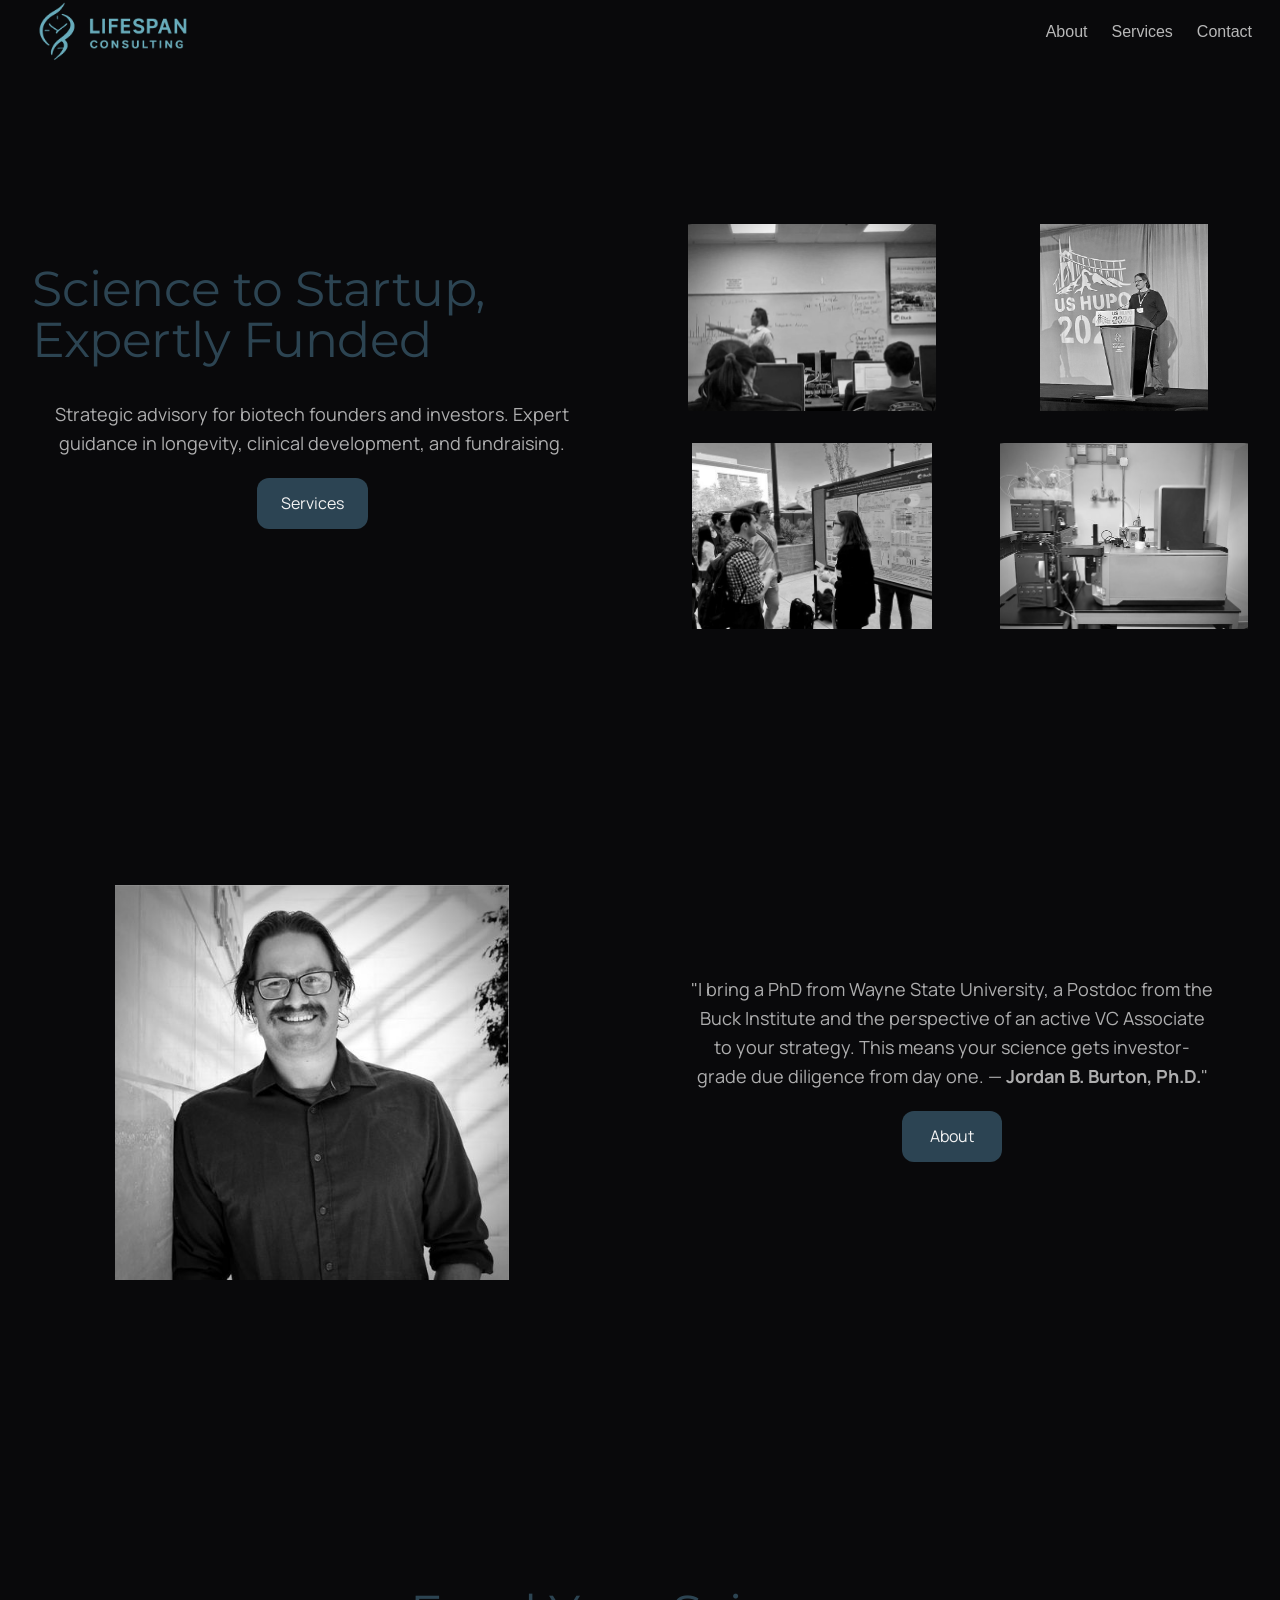
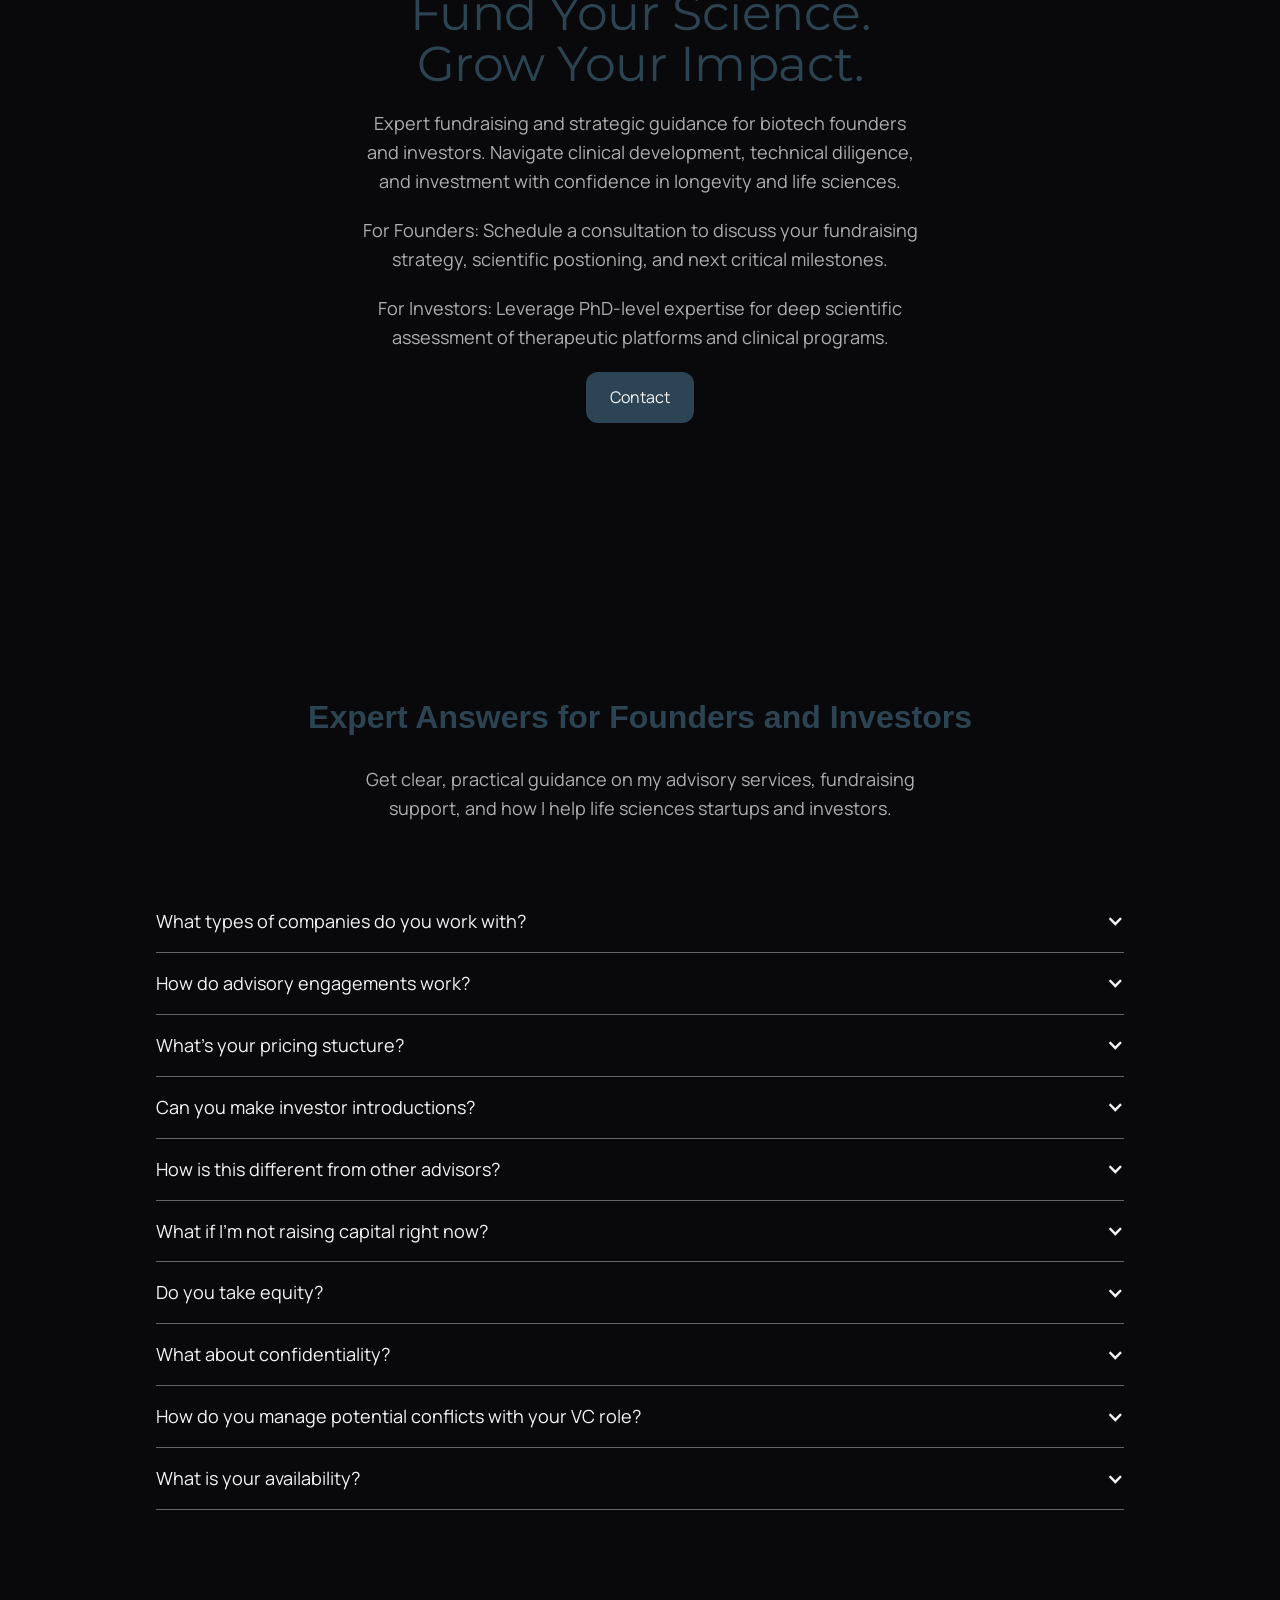
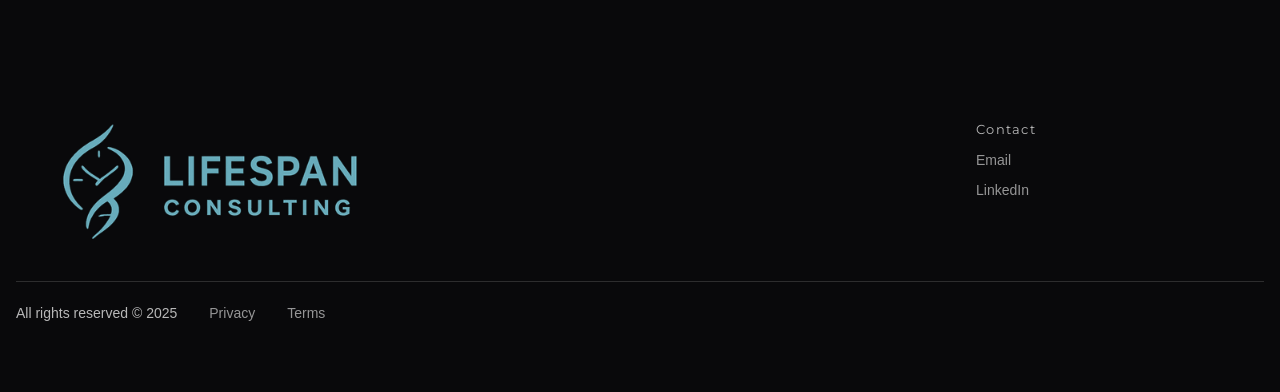
<file: index.html>
<!DOCTYPE html><!-- Last Published: Mon Dec 22 2025 21:48:38 GMT+0000 (Coordinated Universal Time) --><html data-wf-domain="www.lifespan-consulting.com" data-wf-page="691a61e5df80170837981e68" data-wf-site="691a61e4df80170837981e58" lang="en"><head><meta charset="utf-8"/><title>Lifespan Consulting LLC</title><meta content="PhD-level strategic advisory for biotech founders and investors. Expert guidance in longevity, clinical development, and fundraising from science to Series A." name="description"/><meta content="width=device-width, initial-scale=1" name="viewport"/><link href="691a61e4df80170837981e58/css/lifespan-consulting-llc.webflow.shared.ce5d1ec22.css" rel="stylesheet" type="text/css"/><link href="https://fonts.googleapis.com" rel="preconnect"/><link href="https://fonts.gstatic.com" rel="preconnect" crossorigin="anonymous"/><script src="ajax/libs/webfont/1.6.26/webfont.js" type="text/javascript"></script><script type="text/javascript">WebFont.load({  google: {    families: ["Montserrat:100,100italic,200,200italic,300,300italic,400,400italic,500,500italic,600,600italic,700,700italic,800,800italic,900,900italic","Manrope:regular"]  }});</script><script type="text/javascript">!function(o,c){var n=c.documentElement,t=" w-mod-";n.className+=t+"js",("ontouchstart"in o||o.DocumentTouch&&c instanceof DocumentTouch)&&(n.className+=t+"touch")}(window,document);</script><link href="691a61e4df80170837981e58/691fb16d538cd495bbf189d1_lifespan_favicon_32x32.png" rel="shortcut icon" type="image/x-icon"/><link href="691a61e4df80170837981e58/691fb1ac3b60dd67107b72d0_lifespan_webclip_256x256.png" rel="apple-touch-icon"/><script type="application/ld+json">
{
  "@context": "https://schema.org",
  "@type": "ProfessionalService",
  "name": "Lifespan Consulting",
  "description": "Strategic advisory for biotech founders and investors specializing in longevity, clinical development, and fundraising from pre-seed through Series A.",
  "url": "/",
  "logo": {
    "@type": "ImageObject",
    "url": "https://www.lifespan-consulting.com/691a61e4df80170837981e58/691fb5278e85fb581559595d_transparent_v11.png"
  },
  "email": "info@lifespan-consulting.com",
  "sameAs": [
    "https://www.linkedin.com/in/jobburt"
  ],
  "founder": {
    "@type": "Person",
    "name": "Job Burt",
    "jobTitle": "Associate at Lifespan Vision Ventures",
    "description": "PhD in Analytical Chemistry from Wayne State University with postdoctoral research at Buck Institute for Research on Aging. Published 15+ peer-reviewed papers in aging biology and therapeutic development.",
    "alumniOf": [
      {
        "@type": "EducationalOrganization",
        "name": "Wayne State University"
      },
      {
        "@type": "ResearchOrganization",
        "name": "Buck Institute for Research on Aging"
      }
    ],
    "sameAs": "https://www.linkedin.com/in/jobburt"
  },
  "areaServed": "Worldwide",
  "serviceType": [
    "Biotech Advisory",
    "Fundraising Strategy",
    "Scientific Due Diligence",
    "Clinical Development Strategy",
    "Investor Introductions",
    "Board Advisory"
  ],
  "knowsAbout": [
    "Longevity Therapeutics",
    "Genetic Medicine",
    "CRISPR",
    "Gene Therapy",
    "Aging Biology",
    "Clinical Development",
    "Venture Capital",
    "Biotech Investment",
    "Drug Development",
    "Proteomics"
  ],
  "makesOffer": [
    {
      "@type": "Offer",
      "itemOffered": {
        "@type": "Service",
        "name": "Milestone Planning",
        "description": "Develop strategic roadmaps that align scientific milestones with funding requirements, prioritizing experiments, clinical endpoints, and regulatory checkpoints."
      }
    },
    {
      "@type": "Offer",
      "itemOffered": {
        "@type": "Service",
        "name": "Scientific Due Diligence",
        "description": "Comprehensive technical assessment of therapeutic platforms, IP portfolios, and competitive landscapes translated into clear risk/opportunity frameworks."
      }
    },
    {
      "@type": "Offer",
      "itemOffered": {
        "@type": "Service",
        "name": "Fundraising Strategy",
        "description": "Craft compelling investment narratives highlighting scientific differentiation, from pitch deck optimization to valuation strategy."
      }
    },
    {
      "@type": "Offer",
      "itemOffered": {
        "@type": "Service",
        "name": "Clinical Development",
        "description": "Strategic counsel on IND-enabling studies, clinical trial design, and regulatory pathways leveraging network of KOLs and Phase I-II program experience."
      }
    },
    {
      "@type": "Offer",
      "itemOffered": {
        "@type": "Service",
        "name": "Investor Introductions",
        "description": "Selective introductions to relevant VCs, family offices, and strategic investors focused on longevity, genetic medicine, and platform technologies."
      }
    },
    {
      "@type": "Offer",
      "itemOffered": {
        "@type": "Service",
        "name": "Board Advisory",
        "description": "Serve as scientific advisor or board observer providing continuous strategic input on pipeline decisions, partnership opportunities, and technical challenges."
      }
    }
  ],
  "mainEntityOfPage": {
    "@type": "FAQPage",
    "mainEntity": [
      {
        "@type": "Question",
        "name": "What types of companies do you work with?",
        "acceptedAnswer": {
          "@type": "Answer",
          "text": "I specialize in life sciences companies developing longevity therapeutics, genetic medicines, and platform technologies. Most clients are pre-seed through Series A stage, with a focus on companies that have strong scientific foundations and are preparing for institutional funding."
        }
      },
      {
        "@type": "Question",
        "name": "How do advisory engagements work?",
        "acceptedAnswer": {
          "@type": "Answer",
          "text": "Engagements typically run 3-6 months on a fixed monthly retainer basis. We'll start with an assessment of your current position and funding goals, then develop a tailored roadmap covering everything from pitch materials to investor strategy. All engagements are structured to comply with securities regulations."
        }
      },
      {
        "@type": "Question",
        "name": "What's your pricing structure?",
        "acceptedAnswer": {
          "@type": "Answer",
          "text": "I work on fixed monthly retainers rather than success fees. Pricing varies based on scope and company stage. Biotech companies typically require more intensive support given regulatory complexity. Specific pricing discussed during initial consultation."
        }
      },
      {
        "@type": "Question",
        "name": "Can you make investor introductions?",
        "acceptedAnswer": {
          "@type": "Answer",
          "text": "Yes, selectively. I maintain relationships with VCs, family offices, and strategic investors focused on longevity and life sciences. Introductions are made when there's genuine strategic alignment, emphasizing quality over quantity. However, my value extends far beyond introductions to helping you be successful once you're in the room."
        }
      },
      {
        "@type": "Question",
        "name": "How is this different from other advisors?",
        "acceptedAnswer": {
          "@type": "Answer",
          "text": "I'm actively investing as a VC Associate, giving me current market insights and investor perspective. My PhD and Buck Institute background means I can engage deeply with your science, not just your business model. I've been on both sides of the table, as a scientist and as an investor."
        }
      },
      {
        "@type": "Question",
        "name": "What if I'm not raising capital right now?",
        "acceptedAnswer": {
          "@type": "Answer",
          "text": "Early engagement often works best. I help companies identify the right milestones, develop their narrative, and build relationships before they need capital. Some clients engage me for strategic planning, technical validation for partnerships, or board advisory roles."
        }
      },
      {
        "@type": "Question",
        "name": "Do you take equity?",
        "acceptedAnswer": {
          "@type": "Answer",
          "text": "This varies by engagement type. Strategic advisory typically works on cash retainers. Board advisory or longer-term strategic roles may include equity components. We can discuss what makes sense for your situation."
        }
      },
      {
        "@type": "Question",
        "name": "What about confidentiality?",
        "acceptedAnswer": {
          "@type": "Answer",
          "text": "All client engagements include strict NDAs. I maintain clear separation between my advisory work and my investing role, with appropriate information barriers and conflict protocols."
        }
      },
      {
        "@type": "Question",
        "name": "How do you manage potential conflicts with your VC role?",
        "acceptedAnswer": {
          "@type": "Answer",
          "text": "Transparency is key. I'll disclose any potential conflicts upfront. If Lifespan Vision Ventures is evaluating your company, we'll discuss appropriate boundaries. My consulting work is conducted through my independent LLC with clear separation."
        }
      },
      {
        "@type": "Question",
        "name": "What is your availability?",
        "acceptedAnswer": {
          "@type": "Answer",
          "text": "I maintain a limited advisory practice alongside my investing role, typically working with 3-5 clients at a time. This ensures each client gets meaningful attention. Current availability varies, reach out to discuss timing."
        }
      }
    ]
  }
}
</script> <script>
  (function() {
    'use strict';

    class MagneticBubble {
      constructor(element, index) {
        this.element = element;
        this.x = 0;
        this.y = 0;
        this.targetX = 0;
        this.targetY = 0;
        this.element.style.willChange = 'transform';
      }

      update(mouseX, mouseY) {
        const rect = this.element.getBoundingClientRect();
        const centerX = rect.left + rect.width / 2;
        const centerY = rect.top + rect.height / 2;

        const dx = mouseX - centerX;
        const dy = mouseY - centerY;
        const distance = Math.sqrt(dx * dx + dy * dy);

        // Magnetic attraction within 200px
        if (distance < 200 && distance > 0) {
          const magneticForce = 1 - (distance / 200);
          const strength = Math.pow(magneticForce, 3) * 100;
          this.targetX = (dx / distance) * strength;
          this.targetY = (dy / distance) * strength;
        } else {
          this.targetX = 0;
          this.targetY = 0;
        }

        // Smooth interpolation
        this.x += (this.targetX - this.x) * 0.15;
        this.y += (this.targetY - this.y) * 0.15;

        // Apply transform
        this.element.style.transform = `translate3d(${this.x}px, ${this.y}px, 0)`;
      }

      reset() {
        this.targetX = 0;
        this.targetY = 0;
        this.x = 0;
        this.y = 0;
        this.element.style.transform = 'translate3d(0, 0, 0)';
      }
    }

    // Initialize
    document.addEventListener('DOMContentLoaded', () => {
      const bubbles = [];
      const logoWraps = document.querySelectorAll('.bubble-logo-wrap');

      logoWraps.forEach((wrap, index) => {
        bubbles.push(new MagneticBubble(wrap, index));
      });

      let animationFrameId;
      document.addEventListener('mousemove', (e) => {
        if (animationFrameId) cancelAnimationFrame(animationFrameId);
        animationFrameId = requestAnimationFrame(() => {
          bubbles.forEach(bubble => bubble.update(e.clientX, e.clientY));
        });
      });

      document.addEventListener('mouseleave', () => {
        bubbles.forEach(bubble => bubble.reset());
      });
    });
  })();
  </script>
</head><body class="body"><div data-copilot="true" class="nav"><div data-duration="400" data-animation="default" data-easing2="ease" data-easing="ease" data-collapse="medium" role="banner" data-no-scroll="1" class="nav_container w-nav"><div class="nav_left"><a href="index.html" aria-current="page" class="nav_logo w-inline-block w--current"><img width="200" sizes="200px" alt="Blue neon logo of Lifespan Consulting featuring a clock integrated within a DNA double helix symbol on gray background." src="691a61e4df80170837981e58/691fb5278e85fb581559595d_transparent_v11.png" loading="lazy" srcset="691a61e4df80170837981e58/691fb5278e85fb581559595d_transparent_v11-p-500.png 500w, 691a61e4df80170837981e58/691fb5278e85fb581559595d_transparent_v11-p-800.png 800w, 691a61e4df80170837981e58/691fb5278e85fb581559595d_transparent_v11.png 1024w" class="image-2"/></a></div><div class="nav_right"><nav role="navigation" class="nav_menu w-nav-menu"><ul role="list" class="nav_menu-list w-list-unstyled"><li class="nav_menu-list-item"><a href="about.html" class="nav_link w-inline-block"><div>About</div></a></li><li class="nav_menu-list-item"><a href="services.html" class="nav_link w-inline-block"><div>Services</div></a></li><li class="nav_menu-list-item"><a href="contact.html" class="nav_link w-inline-block"><div>Contact</div></a></li></ul></nav></div><div class="nav_mobile-menu-button w-nav-button"><div class="icon"><svg xmlns="http://www.w3.org/2000/svg" width="24" height="24" viewBox="0 0 24 24"><g stroke-linecap="square" stroke-linejoin="miter" stroke-width="1.5" fill="none" stroke="currentColor" stroke-miterlimit="10" class="nc-icon-wrapper"><line x1="1" y1="12" x2="23" y2="12" stroke="currentColor"></line><line x1="1" y1="5" x2="23" y2="5"></line><line x1="1" y1="19" x2="23" y2="19"></line></g></svg></div></div></div></div><header class="section max-height_100vh_desktop overflow_hidden flex_horizontal is-y-center"><div class="container is-max"><div class="w-layout-grid grid_2-col tablet-1-col gap-large"><div id="w-node-_2e836beb-de99-de1f-b8ab-218c497db8f4-497db8f1" class="header max-width_small w-node-_27c2959d-ab57-4a51-638c-bf547094bbf6-7094bbf3"><h1 class="heading_h1">Science to Startup, Expertly Funded</h1><p class="subheading">Strategic advisory for biotech founders and investors. Expert guidance in longevity, clinical development, and fundraising.</p><a href="services.html" class="button w-button">Services</a></div><div class="w-layout-grid grid_2-col gap-small"><div class="w-layout-grid grid_1-col gap-small padding-top_small"><div id="w-node-e1bb9713-d7c4-5c86-646f-4bfab84d21e8-497db8f1" class="image-ratio_3x2 w-node-_27c2959d-ab57-4a51-638c-bf547094bbff-7094bbf3"><img class="image_cover" src="691a61e4df80170837981e58/6920f18dafd5ba9bc4420ad4_6DBFC7D4-08E9-4525-85F9-A622929E2CBA_1_206_a.jpeg" width="235" height="157" alt="image of analysis process" sizes="235px" data-aisg-image-id="52200955-479a-435f-bff8-e5214a94f041" loading="lazy" srcset="691a61e4df80170837981e58/6920f18dafd5ba9bc4420ad4_6DBFC7D4-08E9-4525-85F9-A622929E2CBA_1_206_a-p-500.jpeg 500w, 691a61e4df80170837981e58/6920f18dafd5ba9bc4420ad4_6DBFC7D4-08E9-4525-85F9-A622929E2CBA_1_206_a-p-800.jpeg 800w, 691a61e4df80170837981e58/6920f18dafd5ba9bc4420ad4_6DBFC7D4-08E9-4525-85F9-A622929E2CBA_1_206_a-p-1080.jpeg 1080w, 691a61e4df80170837981e58/6920f18dafd5ba9bc4420ad4_6DBFC7D4-08E9-4525-85F9-A622929E2CBA_1_206_a-p-1600.jpeg 1600w, 691a61e4df80170837981e58/6920f18dafd5ba9bc4420ad4_6DBFC7D4-08E9-4525-85F9-A622929E2CBA_1_206_a.jpeg 1920w"/></div><div class="image-ratio_3x2"><img class="image_cover" src="691a61e4df80170837981e58/6920f18dd9b1e33a7a2b2603_C034E7E6-FC7A-471C-B444-1A9D5319B0AE_1_201_a.jpeg" width="235" height="157" alt="image of brainstorming session" sizes="235px" data-aisg-image-id="35183abf-1bcc-4726-8d89-9ca52385c1fe" loading="lazy" srcset="691a61e4df80170837981e58/6920f18dd9b1e33a7a2b2603_C034E7E6-FC7A-471C-B444-1A9D5319B0AE_1_201_a-p-500.jpeg 500w, 691a61e4df80170837981e58/6920f18dd9b1e33a7a2b2603_C034E7E6-FC7A-471C-B444-1A9D5319B0AE_1_201_a-p-800.jpeg 800w, 691a61e4df80170837981e58/6920f18dd9b1e33a7a2b2603_C034E7E6-FC7A-471C-B444-1A9D5319B0AE_1_201_a.jpeg 1024w"/></div></div><div class="w-layout-grid grid_1-col gap-small padding-top_small"><div id="w-node-a2d58161-1000-1c2c-8500-456df620c1d5-497db8f1" class="image-ratio_3x2 w-node-_27c2959d-ab57-4a51-638c-bf547094bc10-7094bbf3"><img class="image_cover" src="691a61e4df80170837981e58/6920f18d3ee9d5c142196f8a_363A28E8-EDCC-4954-9DE4-34B5661BB4F7_1_201_a.jpeg" width="235" height="157" alt="image of founders with a shared moment" sizes="235px" data-aisg-image-id="2e24b706-4f2a-442e-82f4-241ce2e85e34" loading="lazy" srcset="691a61e4df80170837981e58/6920f18d3ee9d5c142196f8a_363A28E8-EDCC-4954-9DE4-34B5661BB4F7_1_201_a-p-500.jpeg 500w, 691a61e4df80170837981e58/6920f18d3ee9d5c142196f8a_363A28E8-EDCC-4954-9DE4-34B5661BB4F7_1_201_a-p-800.jpeg 800w, 691a61e4df80170837981e58/6920f18d3ee9d5c142196f8a_363A28E8-EDCC-4954-9DE4-34B5661BB4F7_1_201_a-p-1080.jpeg 1080w, 691a61e4df80170837981e58/6920f18d3ee9d5c142196f8a_363A28E8-EDCC-4954-9DE4-34B5661BB4F7_1_201_a.jpeg 1446w"/></div><div class="image-ratio_3x2"><img class="image_cover" src="691a61e4df80170837981e58/692116b1013168f77c56415b_IMG_5877.jpeg" width="235" height="157" alt="image of an academic setting" sizes="235px" data-aisg-image-id="cfc07c7f-2a78-4cd8-8e64-9e6f9952b4ec" loading="lazy" srcset="691a61e4df80170837981e58/692116b1013168f77c56415b_IMG_5877-p-500.jpeg 500w, 691a61e4df80170837981e58/692116b1013168f77c56415b_IMG_5877-p-800.jpeg 800w, 691a61e4df80170837981e58/692116b1013168f77c56415b_IMG_5877-p-1080.jpeg 1080w, 691a61e4df80170837981e58/692116b1013168f77c56415b_IMG_5877-p-1600.jpeg 1600w, 691a61e4df80170837981e58/692116b1013168f77c56415b_IMG_5877-p-2000.jpeg 2000w, 691a61e4df80170837981e58/692116b1013168f77c56415b_IMG_5877-p-2600.jpeg 2600w, 691a61e4df80170837981e58/692116b1013168f77c56415b_IMG_5877-p-3200.jpeg 3200w, 691a61e4df80170837981e58/692116b1013168f77c56415b_IMG_5877.jpeg 4032w"/></div></div></div></div></div></header><header class="section max-height_100vh_desktop overflow_hidden flex_horizontal is-y-center"><div class="container is-max"><div class="w-layout-grid grid_2-col tablet-1-col gap-large"><div id="w-node-e1bb9713-d7c4-5c86-646f-4bfab84d21e8-497db8f1" class="image-ratio_3x2 w-node-_66fb9e9a-1f61-4f0c-4e35-4409cff2a71f-37981e68"><img class="image_cover" src="691a61e4df80170837981e58/691ff2c147eef1f62e04d1ff_055C63B8-E655-4A57-B98B-4B71448231B0_1_201_a.jpeg" width="235" height="157" alt="image of analysis process" sizes="235px" data-aisg-image-id="52200955-479a-435f-bff8-e5214a94f041" loading="lazy" srcset="691a61e4df80170837981e58/691ff2c147eef1f62e04d1ff_055C63B8-E655-4A57-B98B-4B71448231B0_1_201_a-p-500.jpeg 500w, 691a61e4df80170837981e58/691ff2c147eef1f62e04d1ff_055C63B8-E655-4A57-B98B-4B71448231B0_1_201_a-p-800.jpeg 800w, 691a61e4df80170837981e58/691ff2c147eef1f62e04d1ff_055C63B8-E655-4A57-B98B-4B71448231B0_1_201_a-p-1080.jpeg 1080w, 691a61e4df80170837981e58/691ff2c147eef1f62e04d1ff_055C63B8-E655-4A57-B98B-4B71448231B0_1_201_a-p-1600.jpeg 1600w, 691a61e4df80170837981e58/691ff2c147eef1f62e04d1ff_055C63B8-E655-4A57-B98B-4B71448231B0_1_201_a-p-2000.jpeg 2000w, 691a61e4df80170837981e58/691ff2c147eef1f62e04d1ff_055C63B8-E655-4A57-B98B-4B71448231B0_1_201_a.jpeg 2258w"/></div><div id="w-node-_2e836beb-de99-de1f-b8ab-218c497db8f4-497db8f1" class="header max-width_small w-node-_66fb9e9a-1f61-4f0c-4e35-4409cff2a716-37981e68"><p class="subheading">&quot;I bring a PhD from Wayne State University, a Postdoc from the Buck Institute and the perspective of an active VC Associate to your strategy. This means your science gets investor-grade due diligence from day one. — <strong>Jordan B. Burton, Ph.D.</strong>&quot;</p><a href="about.html" class="button w-button">About</a></div></div></div></header><section class="section"><div class="container"><div class="w-layout-grid grid_5-col gap-small"><div id="w-node-_44ed6ab9-4c4e-a35a-ae4b-dbd67b90ce7a-7b90ce77" class="text-align_center w-node-_3a5bc965-baee-5c9b-ccd2-aedaa3906f00-a3906efd"><h2 class="heading_h1">Fund Your Science. Grow Your Impact.</h2><p class="subheading">Expert fundraising and strategic guidance for biotech founders and investors. Navigate clinical development, technical diligence, and investment with confidence in longevity and life sciences.</p><p class="subheading">For Founders: Schedule a consultation to discuss your fundraising strategy, scientific postioning, and next critical milestones.</p><p class="subheading">For Investors: Leverage PhD-level expertise for deep scientific assessment of therapeutic platforms and clinical programs.</p><a href="contact.html" class="button w-button">Contact</a></div></div></div></section><section class="section"><div class="container is-small"><div id="w-node-_1b9fe946-f76f-93ba-3eaa-8c8d6d52a282-6d52a280" class="header is-align-center w-node-e9aa903a-292d-5b5e-d1a6-73d01a075d34-1a075d32"><h2 class="heading-5">Expert Answers for Founders and Investors</h2><p class="subheading">Get clear, practical guidance on my advisory services, fundraising support, and how I help life sciences startups and investors.</p></div><div id="w-node-_1b9fe946-f76f-93ba-3eaa-8c8d6d52a287-6d52a280" class="flex_vertical w-node-e9aa903a-292d-5b5e-d1a6-73d01a075d39-1a075d32"><div data-delay="0" data-hover="false" class="accordion is-transparent w-dropdown"><div class="accordion_toggle-transparent w-dropdown-toggle"><div class="accordion_icon w-icon-dropdown-toggle"></div><div class="paragraph_large margin-bottom_none">What types of companies do you work with?</div></div><nav class="accordion_content w-dropdown-list"><div class="padding_xsmall padding-horizontal_none"><div class="rich-text w-richtext"><p>I specialize in life sciences companies developing longevity therapeutics, genetic medicines, and platform technologies. Most clients are pre-seed through Series A stage, with a focus on companies that have strong scientific foundations and are preparing for institutional funding.</p></div></div></nav></div><div data-delay="0" data-hover="false" class="accordion is-transparent w-dropdown"><div class="accordion_toggle-transparent w-dropdown-toggle"><div class="accordion_icon w-icon-dropdown-toggle"></div><div class="paragraph_large margin-bottom_none">How do advisory engagements work?</div></div><nav class="accordion_content w-dropdown-list"><div class="padding_xsmall padding-horizontal_none"><div class="rich-text w-richtext"><p>Engagements typically run 3-6 months on a fixed monthly retainer basis. We&#x27;ll start with an assessment of your current position and funding goals, then develop a tailored roadmap covering everything from pitch materials to investor strategy. All engagements are structured to comply with securities regulations.</p></div></div></nav></div><div data-delay="0" data-hover="false" class="accordion is-transparent w-dropdown"><div class="accordion_toggle-transparent w-dropdown-toggle"><div class="accordion_icon w-icon-dropdown-toggle"></div><div class="paragraph_large margin-bottom_none">What&#x27;s your pricing stucture?</div></div><nav class="accordion_content w-dropdown-list"><div class="padding_xsmall padding-horizontal_none"><div class="rich-text w-richtext"><p>I work on fixed monthly retainers rather than success fees. Pricing varies based on scope and company stage. Biotech companies typically require more intensive support given regulatory complexity. Specific pricing discussed during initial consultation.</p></div></div></nav></div><div data-delay="0" data-hover="false" class="accordion is-transparent w-dropdown"><div class="accordion_toggle-transparent w-dropdown-toggle"><div class="accordion_icon w-icon-dropdown-toggle"></div><div class="paragraph_large margin-bottom_none">Can you make investor introductions?</div></div><nav class="accordion_content w-dropdown-list"><div class="padding_xsmall padding-horizontal_none"><div class="rich-text w-richtext"><p>Yes, selectively. I maintain relationships with VCs, family offices, and strategic investors focused on longevity and life sciences. Introductions are made when there&#x27;s genuine strategic alignment, emphasizing quality over quantity. However, my value extends far beyond introductions to helping you be successful once you&#x27;re in the room.</p></div></div></nav></div><div data-delay="0" data-hover="false" class="accordion is-transparent w-dropdown"><div class="accordion_toggle-transparent w-dropdown-toggle"><div class="accordion_icon w-icon-dropdown-toggle"></div><div class="paragraph_large margin-bottom_none">How is this different from other advisors?</div></div><nav class="accordion_content w-dropdown-list"><div class="padding_xsmall padding-horizontal_none"><div class="rich-text w-richtext"><p>I&#x27;m actively investing as a VC Associate, giving me current market insights and investor perspective. My PhD and Buck Institute background means I can engage deeply with your science, not just your business model. I&#x27;ve been on both sides of the table, as a scientist and as an investor.</p></div></div></nav></div><div data-delay="0" data-hover="false" class="accordion is-transparent w-dropdown"><div class="accordion_toggle-transparent w-dropdown-toggle"><div class="accordion_icon w-icon-dropdown-toggle"></div><div class="paragraph_large margin-bottom_none">What if I&#x27;m not raising capital right now?</div></div><nav class="accordion_content w-dropdown-list"><div class="padding_xsmall padding-horizontal_none"><div class="rich-text w-richtext"><p>Early engagement often works best. I help companies identify the right milestones, develop their narrative, and build relationships before they need capital. Some clients engage me for strategic planning, technical validation for partnerships, or board advisory roles.</p></div></div></nav></div><div data-delay="0" data-hover="false" class="accordion is-transparent w-dropdown"><div class="accordion_toggle-transparent w-dropdown-toggle"><div class="accordion_icon w-icon-dropdown-toggle"></div><div class="paragraph_large margin-bottom_none">Do you take equity?</div></div><nav class="accordion_content w-dropdown-list"><div class="padding_xsmall padding-horizontal_none"><div class="rich-text w-richtext"><p>This varies by engagement type. Strategic advisory typically works on cash retainers. Board advisory or longer-term strategic roles may include equity components. We can discuss what makes sense for your situation.</p></div></div></nav></div><div data-delay="0" data-hover="false" class="accordion is-transparent w-dropdown"><div class="accordion_toggle-transparent w-dropdown-toggle"><div class="accordion_icon w-icon-dropdown-toggle"></div><div class="paragraph_large margin-bottom_none">What about confidentiality?</div></div><nav class="accordion_content w-dropdown-list"><div class="padding_xsmall padding-horizontal_none"><div class="rich-text w-richtext"><p>All client engagements include strict NDAs. I maintain clear separation between my advisory work and my investing role, with appropriate information barriers and conflict protocols.</p></div></div></nav></div><div data-delay="0" data-hover="false" class="accordion is-transparent w-dropdown"><div class="accordion_toggle-transparent w-dropdown-toggle"><div class="accordion_icon w-icon-dropdown-toggle"></div><div class="paragraph_large margin-bottom_none">How do you manage potential conflicts with your VC role?</div></div><nav class="accordion_content w-dropdown-list"><div class="padding_xsmall padding-horizontal_none"><div class="rich-text w-richtext"><p>Transparency is key. I&#x27;ll disclose any potential conflicts upfront. If Lifespan Vision Ventures is evaluating your company, we&#x27;ll discuss appropriate boundaries. My consulting work is conducted through my independent LLC with clear separation.</p></div></div></nav></div><div data-delay="0" data-hover="false" class="accordion is-transparent w-dropdown"><div class="accordion_toggle-transparent w-dropdown-toggle"><div class="accordion_icon w-icon-dropdown-toggle"></div><div class="paragraph_large margin-bottom_none">What is your availability?</div></div><nav class="accordion_content w-dropdown-list"><div class="padding_xsmall padding-horizontal_none"><div class="rich-text w-richtext"><p>I maintain a limited advisory practice alongside my investing role, typically working with 3-5 clients at a time. This ensures each client gets meaningful attention. Current availability varies, reach out to discuss timing.</p></div></div></nav></div></div></div></section><footer class="footer"><div class="container"><div class="w-layout-grid grid_6-col gap-small"><a href="index.html#" id="w-node-b63e4ebf-336f-d2e8-2f40-a0a9247c1651-247c164e" class="logo w-inline-block"><img src="691a61e4df80170837981e58/691fb5278e85fb581559595d_transparent_v11.png" loading="lazy" sizes="(max-width: 1024px) 100vw, 1024px" srcset="691a61e4df80170837981e58/691fb5278e85fb581559595d_transparent_v11-p-500.png 500w, 691a61e4df80170837981e58/691fb5278e85fb581559595d_transparent_v11-p-800.png 800w, 691a61e4df80170837981e58/691fb5278e85fb581559595d_transparent_v11.png 1024w" alt="Blue neon logo of Lifespan Consulting featuring a clock integrated within a DNA double helix symbol on gray background." class="image-3"/></a><ul role="list" class="margin-bottom_none w-list-unstyled"><li><a href="index.html#" class="footer_link w-inline-block"></a></li></ul><ul role="list" id="w-node-b63e4ebf-336f-d2e8-2f40-a0a9247c1657-247c164e" class="margin-bottom_none w-list-unstyled"><li><a href="index.html#" class="footer_link w-inline-block"></a></li></ul><ul role="list" class="margin-bottom_none w-list-unstyled"><li><h2 class="heading_h6 text-color_secondary">Contact</h2></li><li><a href="mailto:info@lifespan-consulting.com?subject=Lifespan%20Consulting%20%3C%3E" class="footer_link w-inline-block"><div>Email</div></a></li><li><a href="https://www.linkedin.com/in/jobburt" target="_blank" class="footer_link w-inline-block"><div>LinkedIn</div></a></li><li><a href="index.html#" class="footer_link w-inline-block"></a></li><li><a href="index.html#" class="footer_link w-inline-block"></a></li><li><a href="index.html#" class="footer_link w-inline-block"></a></li></ul></div><div class="divider margin-top_xsmall margin-bottom_xsmall"></div><div class="footer_bottom"><div class="flex_horizontal is-y-baseline gap-small"><div class="text-color_secondary">All rights reserved © 2025</div><a href="index.html#" class="footer_link">Privacy</a><a href="index.html#" class="footer_link">Terms</a></div></div></div></footer><script src="js/jquery-3.5.1.min.dc5e7f18c8.js" type="text/javascript" integrity="sha256-9/aliU8dGd2tb6OSsuzixeV4y/faTqgFtohetphbbj0=" crossorigin="anonymous"></script><script src="691a61e4df80170837981e58/js/webflow.schunk.c2468a4033876875.js" type="text/javascript"></script><script src="691a61e4df80170837981e58/js/webflow.7d70612d.b6413a6aeea8a38c.js" type="text/javascript"></script></body></html>
</file>
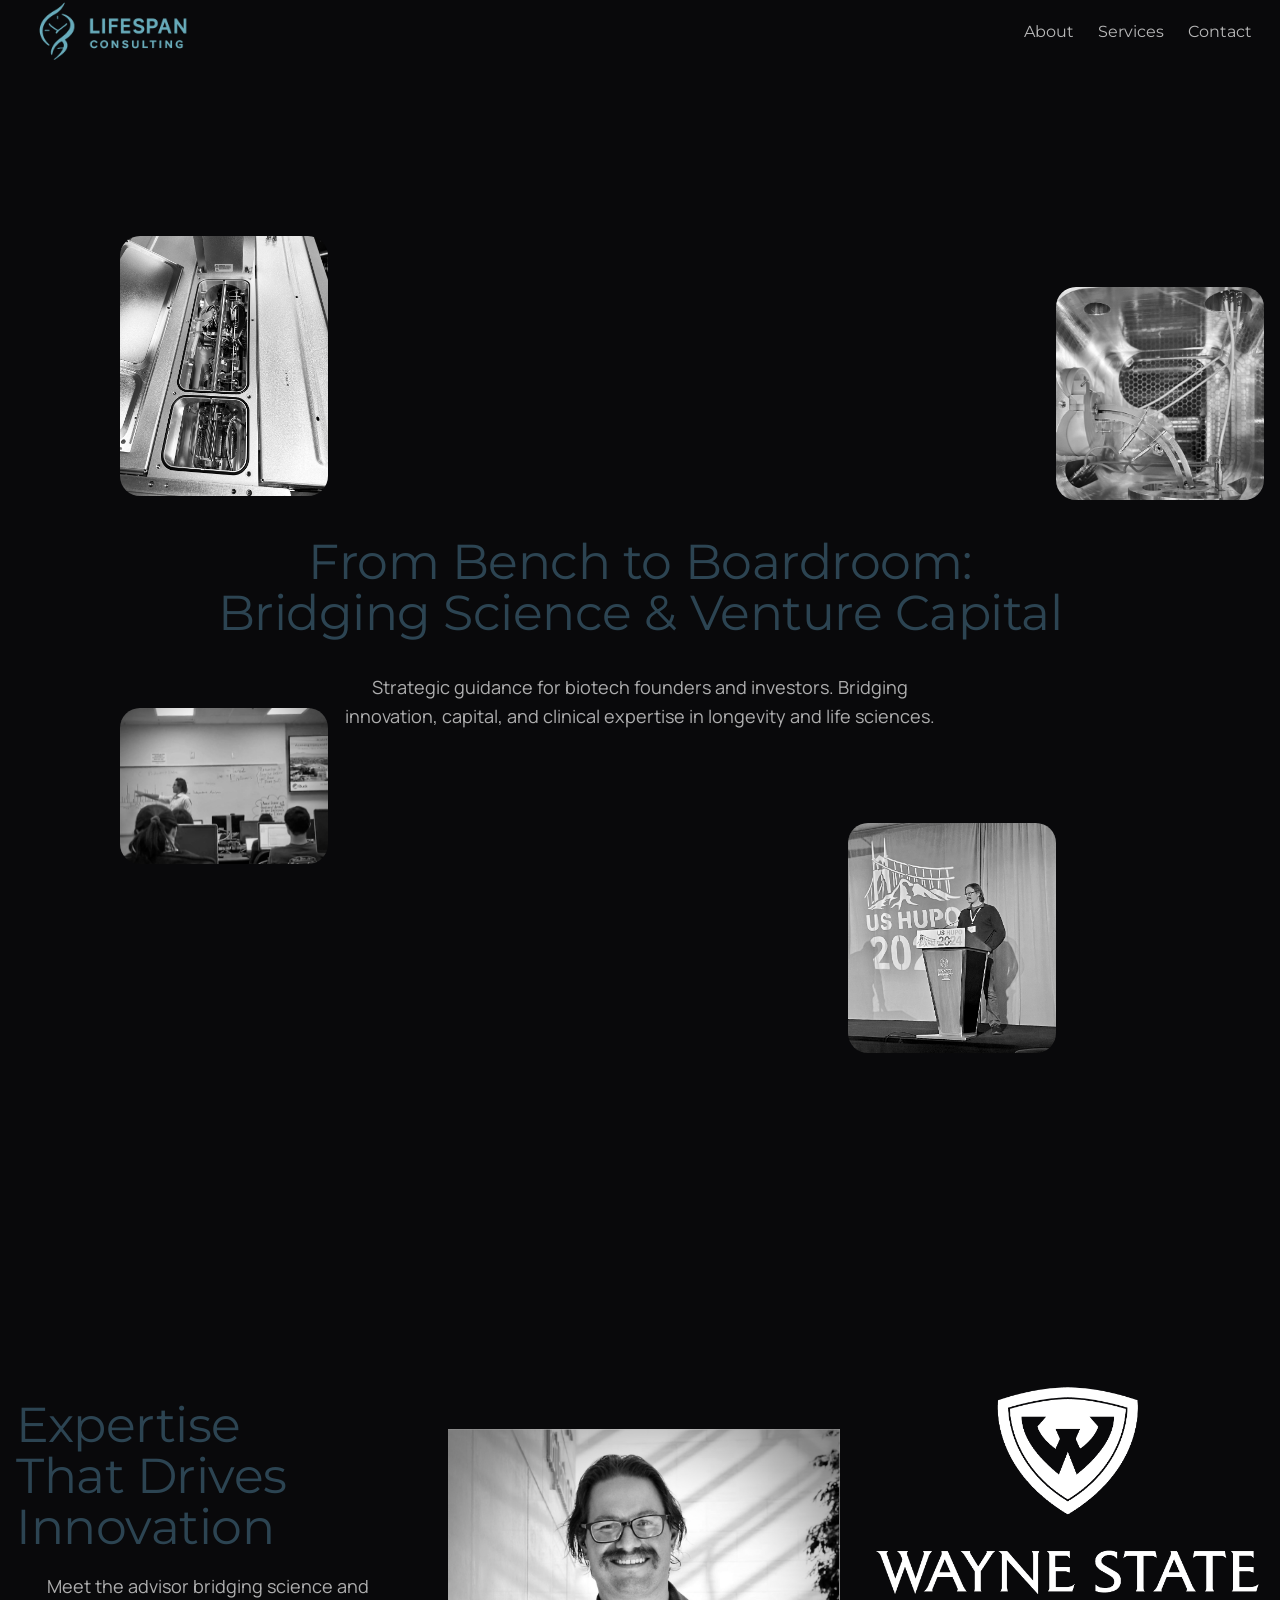
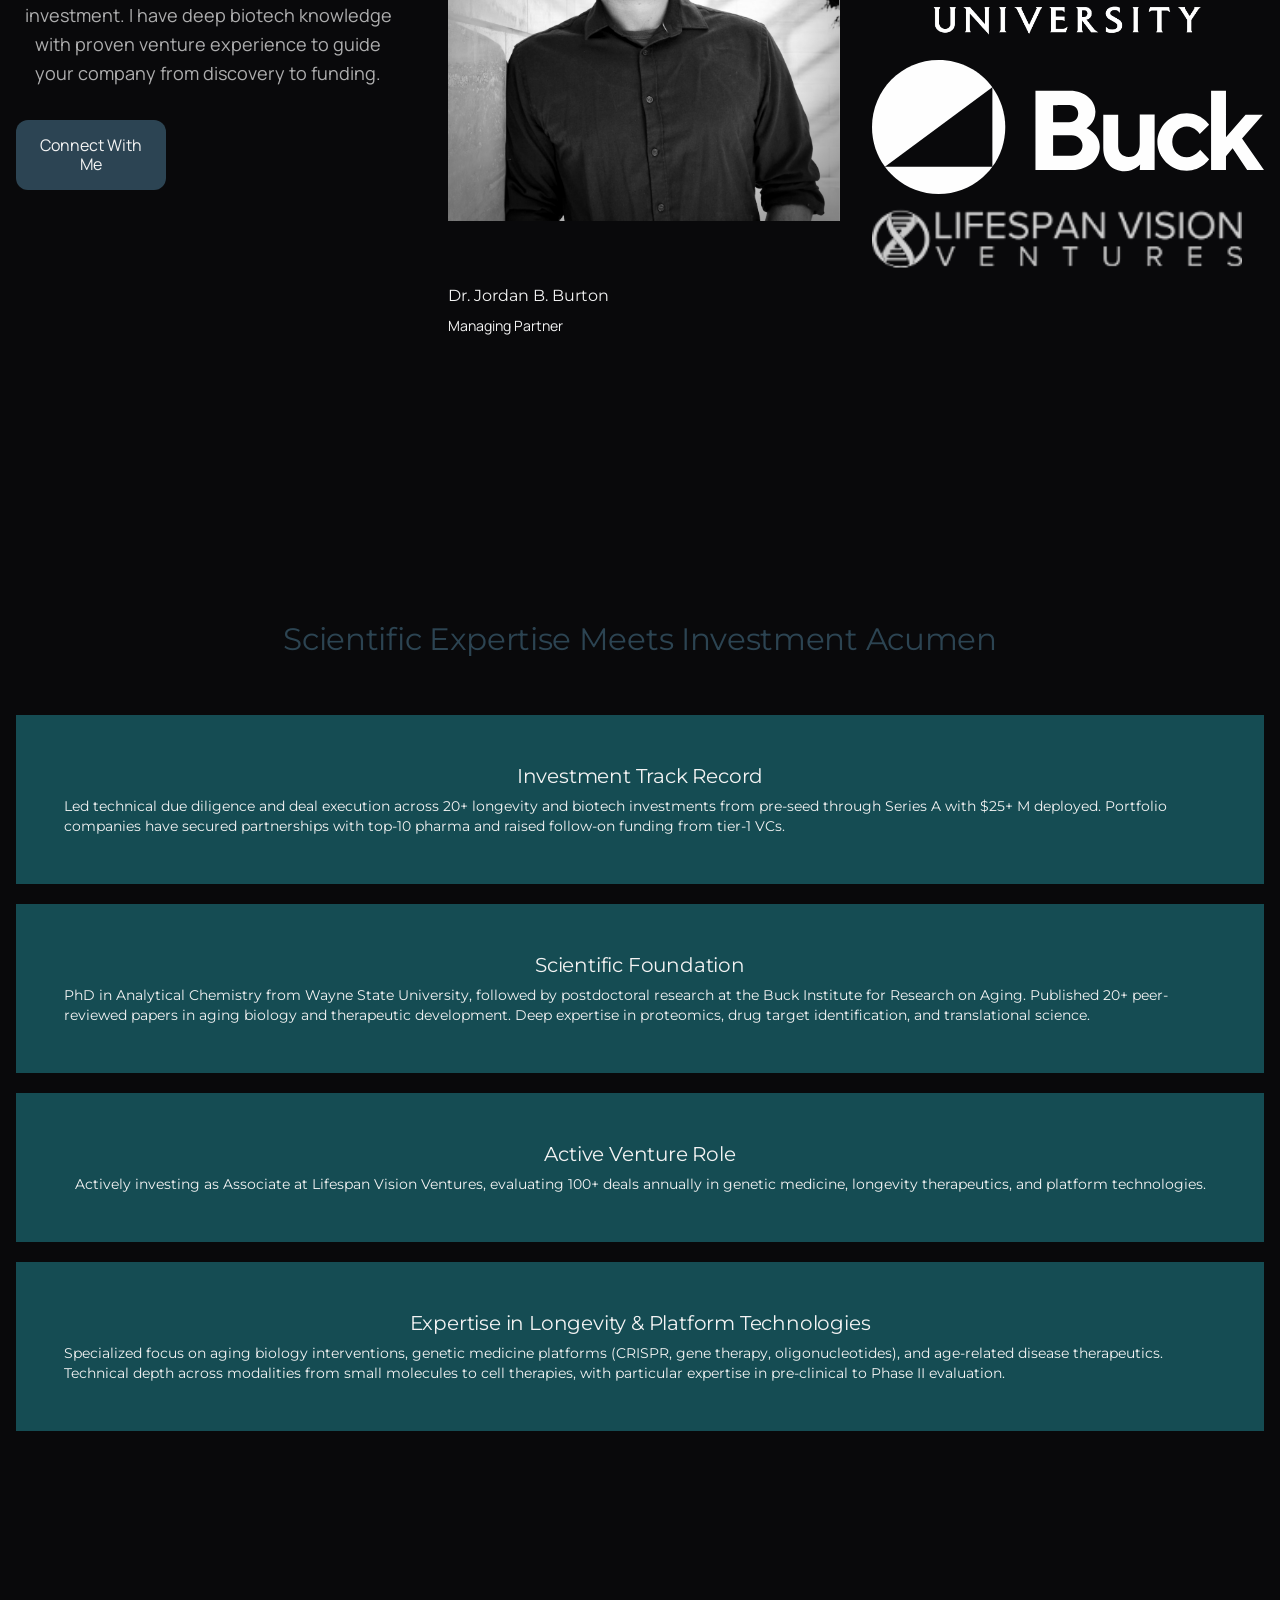
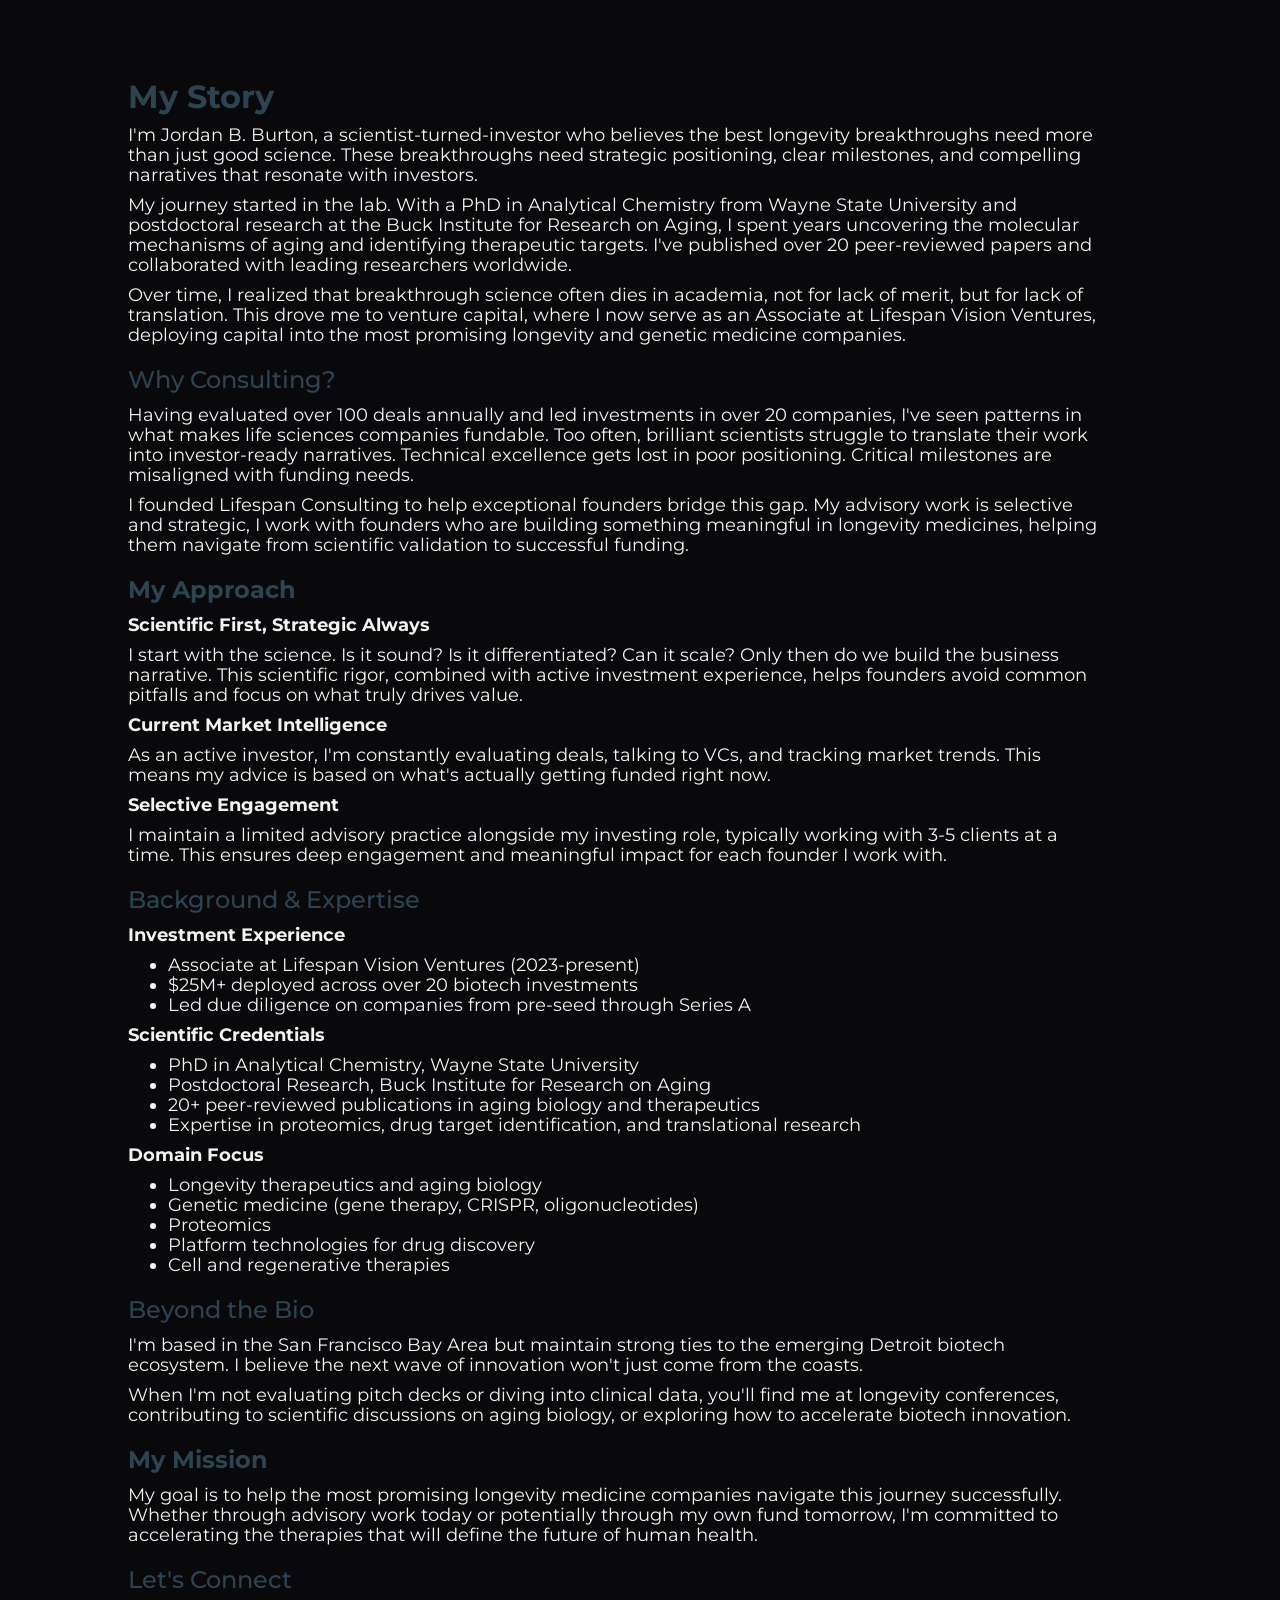
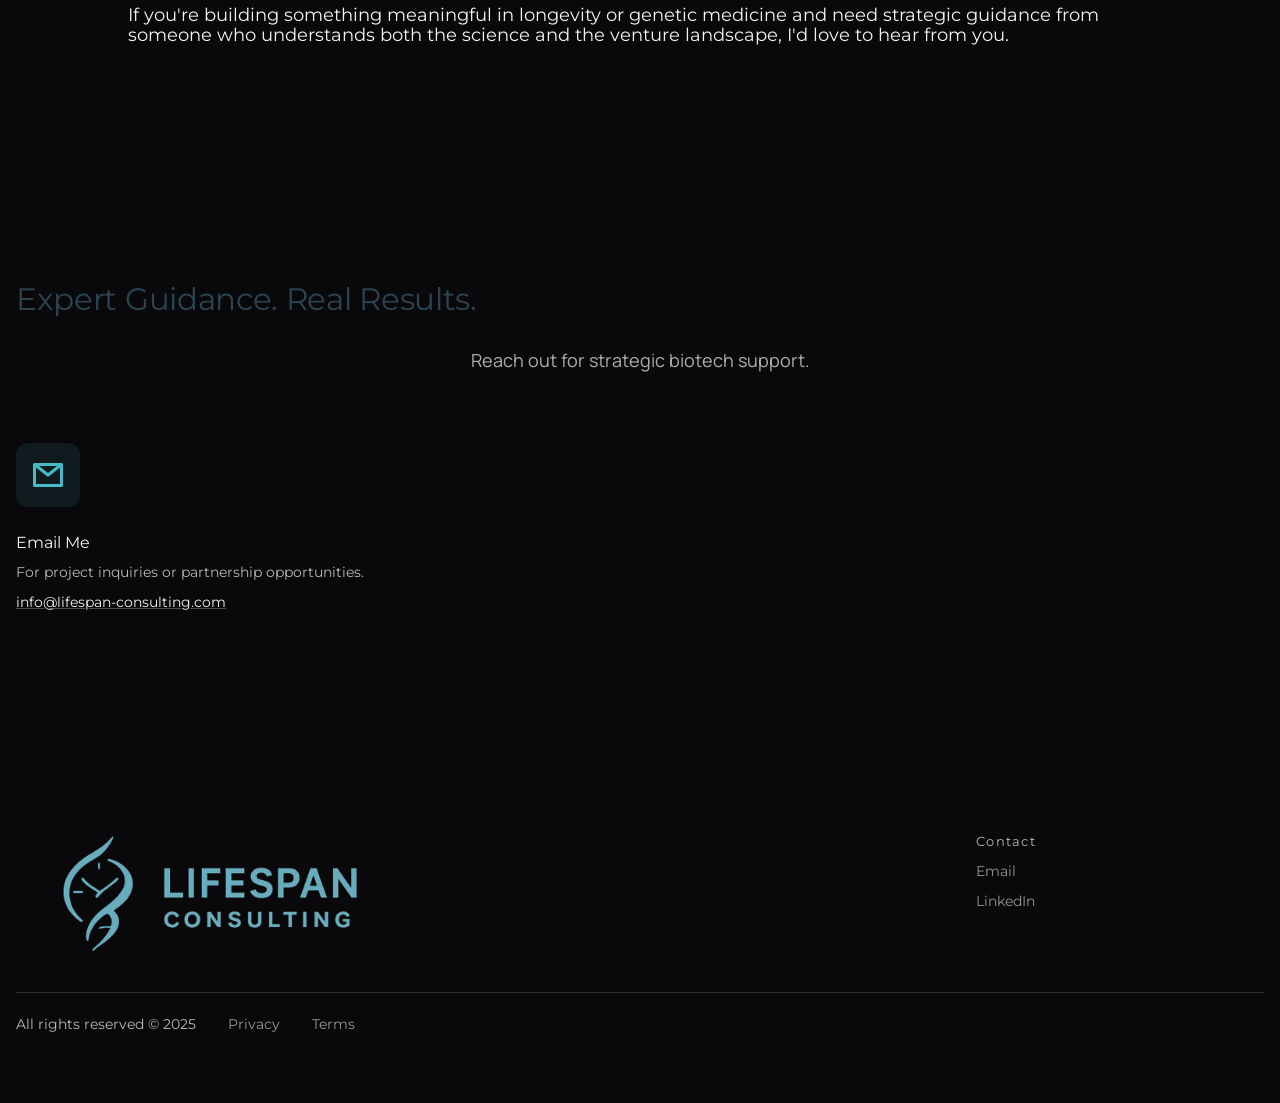
<file: about.html>
<!DOCTYPE html><!-- Last Published: Mon Dec 22 2025 21:48:38 GMT+0000 (Coordinated Universal Time) --><html data-wf-domain="www.lifespan-consulting.com" data-wf-page="691a971d8ee7c8451ac008ad" data-wf-site="691a61e4df80170837981e58" lang="en"><head><meta charset="utf-8"/><title>About Lifespan Consulting LLC - Strategic Advisory for Life Sciences</title><meta content="Discover Lifespan Consulting LLC, your partner in navigating the complex landscape of biotech and longevity therapeutics with expert guidance in fundraising and clinical development." name="description"/><meta content="About Lifespan Consulting LLC - Strategic Advisory for Life Sciences" property="og:title"/><meta content="Discover Lifespan Consulting LLC, your partner in navigating the complex landscape of biotech and longevity therapeutics with expert guidance in fundraising and clinical development." property="og:description"/><meta content="About Lifespan Consulting LLC - Strategic Advisory for Life Sciences" name="twitter:title"/><meta content="Discover Lifespan Consulting LLC, your partner in navigating the complex landscape of biotech and longevity therapeutics with expert guidance in fundraising and clinical development." name="twitter:description"/><meta property="og:type" content="website"/><meta content="summary_large_image" name="twitter:card"/><meta content="width=device-width, initial-scale=1" name="viewport"/><link href="691a61e4df80170837981e58/css/lifespan-consulting-llc.webflow.shared.ce5d1ec22.css" rel="stylesheet" type="text/css"/><link href="https://fonts.googleapis.com" rel="preconnect"/><link href="https://fonts.gstatic.com" rel="preconnect" crossorigin="anonymous"/><script src="ajax/libs/webfont/1.6.26/webfont.js" type="text/javascript"></script><script type="text/javascript">WebFont.load({  google: {    families: ["Montserrat:100,100italic,200,200italic,300,300italic,400,400italic,500,500italic,600,600italic,700,700italic,800,800italic,900,900italic","Manrope:regular"]  }});</script><script type="text/javascript">!function(o,c){var n=c.documentElement,t=" w-mod-";n.className+=t+"js",("ontouchstart"in o||o.DocumentTouch&&c instanceof DocumentTouch)&&(n.className+=t+"touch")}(window,document);</script><link href="691a61e4df80170837981e58/691fb16d538cd495bbf189d1_lifespan_favicon_32x32.png" rel="shortcut icon" type="image/x-icon"/><link href="691a61e4df80170837981e58/691fb1ac3b60dd67107b72d0_lifespan_webclip_256x256.png" rel="apple-touch-icon"/><script type="application/ld+json">
{
  "@context": "https://schema.org",
  "@type": "AboutPage",
  "name": "About Lifespan Consulting LLC - Strategic Advisory for Life Sciences",
  "url": "/about",
  "description": "Discover Lifespan Consulting LLC, your partner in navigating the complex landscape of biotech and longevity therapeutics with expert guidance in fundraising and clinical development.",
  "about": {
    "@type": "ProfessionalService",
    "name": "Lifespan Consulting LLC",
    "description": "Strategic guidance for biotech founders and investors. Bridging innovation, capital, and clinical expertise in longevity and life sciences.",
    "founder": {
      "@type": "Person",
      "name": "Dr. Jordan B. Burton",
      "jobTitle": "Managing Partner",
      "email": "jordan@lifespan-consulting.com",
      "description": "Scientist-turned-investor with PhD in Analytical Chemistry from Wayne State University and postdoctoral research at the Buck Institute for Research on Aging. Associate at Lifespan Vision Ventures with experience evaluating over 100 deals annually and leading investments in over 20 companies.",
      "alumniOf": [
        {
          "@type": "Organization",
          "name": "Wayne State University",
          "description": "PhD in Analytical Chemistry"
        },
        {
          "@type": "Organization",
          "name": "Buck Institute for Research on Aging",
          "description": "Postdoctoral Research"
        }
      ],
      "affiliation": {
        "@type": "Organization",
        "name": "Lifespan Vision Ventures",
        "description": "Associate (2023-present)"
      },
      "knowsAbout": [
        "Longevity therapeutics",
        "Aging biology",
        "Genetic medicine",
        "Gene therapy",
        "CRISPR",
        "Proteomics",
        "Drug target identification",
        "Translational research",
        "Venture capital",
        "Biotech investment"
      ],
      "sameAs": [
        "https://www.linkedin.com/in/jobburt"
      ]
    },
    "areaServed": "San Francisco Bay Area",
    "serviceType": [
      "Biotech advisory",
      "Strategic positioning",
      "Fundraising guidance",
      "Clinical development support",
      "Investment due diligence"
    ],
    "knowsAbout": [
      "Longevity therapeutics",
      "Genetic medicine",
      "Proteomics",
      "Platform technologies for drug discovery",
      "Cell and regenerative therapies"
    ],
    "email": "info@lifespan-consulting.com",
    "address": {
      "@type": "PostalAddress",
      "addressLocality": "San Francisco Bay Area",
      "addressRegion": "CA"
    }
  }
}
</script> <script>
  (function() {
    'use strict';

    class MagneticBubble {
      constructor(element, index) {
        this.element = element;
        this.x = 0;
        this.y = 0;
        this.targetX = 0;
        this.targetY = 0;
        this.element.style.willChange = 'transform';
      }

      update(mouseX, mouseY) {
        const rect = this.element.getBoundingClientRect();
        const centerX = rect.left + rect.width / 2;
        const centerY = rect.top + rect.height / 2;

        const dx = mouseX - centerX;
        const dy = mouseY - centerY;
        const distance = Math.sqrt(dx * dx + dy * dy);

        // Magnetic attraction within 200px
        if (distance < 200 && distance > 0) {
          const magneticForce = 1 - (distance / 200);
          const strength = Math.pow(magneticForce, 3) * 100;
          this.targetX = (dx / distance) * strength;
          this.targetY = (dy / distance) * strength;
        } else {
          this.targetX = 0;
          this.targetY = 0;
        }

        // Smooth interpolation
        this.x += (this.targetX - this.x) * 0.15;
        this.y += (this.targetY - this.y) * 0.15;

        // Apply transform
        this.element.style.transform = `translate3d(${this.x}px, ${this.y}px, 0)`;
      }

      reset() {
        this.targetX = 0;
        this.targetY = 0;
        this.x = 0;
        this.y = 0;
        this.element.style.transform = 'translate3d(0, 0, 0)';
      }
    }

    // Initialize
    document.addEventListener('DOMContentLoaded', () => {
      const bubbles = [];
      const logoWraps = document.querySelectorAll('.bubble-logo-wrap');

      logoWraps.forEach((wrap, index) => {
        bubbles.push(new MagneticBubble(wrap, index));
      });

      let animationFrameId;
      document.addEventListener('mousemove', (e) => {
        if (animationFrameId) cancelAnimationFrame(animationFrameId);
        animationFrameId = requestAnimationFrame(() => {
          bubbles.forEach(bubble => bubble.update(e.clientX, e.clientY));
        });
      });

      document.addEventListener('mouseleave', () => {
        bubbles.forEach(bubble => bubble.reset());
      });
    });
  })();
  </script>
</head><body class="body-2"><div data-copilot="true" class="nav"><div data-duration="400" data-animation="default" data-easing2="ease" data-easing="ease" data-collapse="medium" role="banner" data-no-scroll="1" class="nav_container w-nav"><div class="nav_left"><a href="index.html" class="nav_logo w-inline-block"><img width="200" sizes="200px" alt="Blue neon logo of Lifespan Consulting featuring a clock integrated within a DNA double helix symbol on gray background." src="691a61e4df80170837981e58/691fb5278e85fb581559595d_transparent_v11.png" loading="lazy" srcset="691a61e4df80170837981e58/691fb5278e85fb581559595d_transparent_v11-p-500.png 500w, 691a61e4df80170837981e58/691fb5278e85fb581559595d_transparent_v11-p-800.png 800w, 691a61e4df80170837981e58/691fb5278e85fb581559595d_transparent_v11.png 1024w" class="image-2"/></a></div><div class="nav_right"><nav role="navigation" class="nav_menu w-nav-menu"><ul role="list" class="nav_menu-list w-list-unstyled"><li class="nav_menu-list-item"><a href="about.html" aria-current="page" class="nav_link w-inline-block w--current"><div>About</div></a></li><li class="nav_menu-list-item"><a href="services.html" class="nav_link w-inline-block"><div>Services</div></a></li><li class="nav_menu-list-item"><a href="contact.html" class="nav_link w-inline-block"><div>Contact</div></a></li></ul></nav></div><div class="nav_mobile-menu-button w-nav-button"><div class="icon"><svg xmlns="http://www.w3.org/2000/svg" width="24" height="24" viewBox="0 0 24 24"><g stroke-linecap="square" stroke-linejoin="miter" stroke-width="1.5" fill="none" stroke="currentColor" stroke-miterlimit="10" class="nc-icon-wrapper"><line x1="1" y1="12" x2="23" y2="12" stroke="currentColor"></line><line x1="1" y1="5" x2="23" y2="5"></line><line x1="1" y1="19" x2="23" y2="19"></line></g></svg></div></div></div></div><header class="section overflow_hidden overflow_clip padding_none"><div class="ix_mose-parallax-trigger"><div class="container is-max padding-top_large padding-bottom_large"><div class="w-layout-grid grid_1-col min-height_100dvh"><div id="w-node-_3ac29114-46a2-7ee9-261c-e51a702dd20e-702dd20a" class="position_relative z-index_2 w-node-df002429-3791-2de7-0f7f-fdb0773e5a75-1ac008ad"><div class="container is-small text-align_center"><div class="header is-align-center"><h1 class="heading_h1">From Bench to Boardroom: Bridging Science &amp; Venture Capital</h1><p class="subheading">Strategic guidance for biotech founders and investors. Bridging innovation, capital, and clinical expertise in longevity and life sciences.</p></div></div></div><div id="w-node-_3ac29114-46a2-7ee9-261c-e51a702dd219-702dd20a" class="ix_move-parallax-target-1 w-node-df002429-3791-2de7-0f7f-fdb0773e5a80-1ac008ad"><div class="grid_12-col opacity_middle height_100percent"><div id="w-node-_3ac29114-46a2-7ee9-261c-e51a702dd21b-702dd20a" class="position_relative w-node-df002429-3791-2de7-0f7f-fdb0773e5a78-1ac008ad"><div class="image-ratio_auto"></div></div><div id="w-node-_3ac29114-46a2-7ee9-261c-e51a702dd21e-702dd20a" class="position_relative w-node-df002429-3791-2de7-0f7f-fdb0773e5a7b-1ac008ad"><div class="image-ratio_auto"></div></div><div id="w-node-_3ac29114-46a2-7ee9-261c-e51a702dd221-702dd20a" class="position_relative w-node-df002429-3791-2de7-0f7f-fdb0773e5a7e-1ac008ad"><div class="image-ratio_auto"></div></div></div></div><div id="w-node-_3ac29114-46a2-7ee9-261c-e51a702dd224-702dd20a" class="ix_move-parallax-target-2 w-node-df002429-3791-2de7-0f7f-fdb0773e5a8e-1ac008ad"><div class="grid_12-col height_100percent"><div id="w-node-_3ac29114-46a2-7ee9-261c-e51a702dd226-702dd20a" class="position_relative w-node-df002429-3791-2de7-0f7f-fdb0773e5a83-1ac008ad"><div class="image-ratio_auto"><img width="" height="" alt="image of a finance report being analyzed" src="691a61e4df80170837981e58/6920f18dcdfe86285b470ede_6BFE9D00-A024-4A4D-B742-E32044EB6473_1_105_c.jpeg" loading="lazy" data-aisg-image-id="fd23cfdf-b7e0-47ac-93ed-c4930d4c7f6f" class="image_cover"/></div></div><div id="w-node-_3ac29114-46a2-7ee9-261c-e51a702dd229-702dd20a" class="position_relative w-node-df002429-3791-2de7-0f7f-fdb0773e5a86-1ac008ad"><div class="image-ratio_auto"><img width="" height="" alt="image of laboratory equipment (for a university)" src="691a61e4df80170837981e58/6920f2657d87832caa196957_IMG_2855.jpeg" loading="lazy" data-aisg-image-id="3239128e-0c71-4ced-80f4-fe5c6e7bcda4" class="image_cover"/></div></div><div id="w-node-_3ac29114-46a2-7ee9-261c-e51a702dd22c-702dd20a" class="position_relative w-node-df002429-3791-2de7-0f7f-fdb0773e5a89-1ac008ad"><div class="image-ratio_auto"><img width="" height="" alt="image of crop analysis process" src="691a61e4df80170837981e58/6920f18dafd5ba9bc4420ad4_6DBFC7D4-08E9-4525-85F9-A622929E2CBA_1_206_a.jpeg" loading="lazy" data-aisg-image-id="52200955-479a-435f-bff8-e5214a94f041" class="image_cover"/></div></div><div id="w-node-_3ac29114-46a2-7ee9-261c-e51a702dd22f-702dd20a" class="position_relative w-node-df002429-3791-2de7-0f7f-fdb0773e5a8c-1ac008ad"><div class="image-ratio_auto"><img width="" height="" alt="image of a wellness event at the pharmacy" src="691a61e4df80170837981e58/6920f18d3ee9d5c142196f8a_363A28E8-EDCC-4954-9DE4-34B5661BB4F7_1_201_a.jpeg" loading="lazy" data-aisg-image-id="32932b51-dcba-4e96-adb2-b804a75dfab1" class="image_cover"/></div></div></div></div></div></div></div></header><section data-record-id="5fd2756a-10f7-245b-77d0-02c79fe25bf9" data-copilot="true" class="section"><div class="container"><div class="w-layout-grid grid_3-col gap-medium"><div id="w-node-e7e67db3-5a7c-1e08-b4bd-33341317142a-13171427" class="w-node-_34347ea1-1722-3894-c82f-5d52e9af432b-1ac008ad"><h2 class="heading_h1">Expertise That Drives Innovation</h2><p class="subheading">Meet the advisor bridging science and investment. I have deep biotech knowledge with proven venture experience to guide your company from discovery to funding.</p><div class="button-group"><a href="mailto:jordan@lifespan-consulting.com?subject=Website%20Connection" class="button w-inline-block"><div>Connect With Me</div></a></div></div><div id="w-node-e7e67db3-5a7c-1e08-b4bd-333413171434-13171427" class="w-layout-grid grid_2-col tablet-1-col gap-small w-node-_34347ea1-1722-3894-c82f-5d52e9af4348-1ac008ad"><a id="w-node-e7e67db3-5a7c-1e08-b4bd-333413171435-13171427" href="about.html#" class="content-block-link w-node-_34347ea1-1722-3894-c82f-5d52e9af4332-1ac008ad w-inline-block"><div class="image-ratio_2x2-5 margin-bottom_xsmall"><img width="1024" height="1024" alt="[team] image of staff member (for a university)" src="691a61e4df80170837981e58/691ff2c147eef1f62e04d1ff_055C63B8-E655-4A57-B98B-4B71448231B0_1_201_a.jpeg" loading="lazy" data-aisg-image-id="535b5efd-d97b-4f24-a596-8561cb1031e2" class="image_cover position_relative"/></div><div class="heading_h5">Dr. Jordan B. Burton</div><div class="paragraph_small">Managing Partner</div></a><div class="w-layout-vflex"><img src="691a61e4df80170837981e58/691ff03af4d86cf06ebb948b_wsu_primary_stacked_white.png" loading="lazy" alt="Washington State University stacked primary logo in white." class="image-5"/><img src="691a61e4df80170837981e58/691febc8dcdd1d17fb19053f_buck-logo.svg" loading="lazy" alt="" class="image-6"/><img src="691a61e4df80170837981e58/691ff494361db0916f91f7a1_LVV_Icon_BW.png" loading="lazy" alt="Lifespan Vision Ventures logo with stylized eye and network design." class="image-7"/></div></div></div></div></section><section data-copilot="true" class="section section-2"><div class="container"><div class="header is-align-center"><h2 class="heading_h2">Scientific Expertise Meets Investment Acumen</h2></div><div id="w-node-aa18ee6d-2983-5943-b515-0b1efe931c8a-fe931c82" class="card_body flex_vertical is-x-center"><h3 id="w-node-_1a189397-4910-1d5d-fe43-0e5231e3a6ae-31e3a69e" class="heading_h4 w-node-aa18ee6d-2983-5943-b515-0b1efe931c8b-fe931c82">Investment Track Record</h3><p class="text-align_center margin-bottom_none">Led technical due diligence and deal execution across 20+ longevity and biotech investments from pre-seed through Series A with $25+ M deployed. Portfolio companies have secured partnerships with top-10 pharma and raised follow-on funding from tier-1 VCs.</p></div><div id="w-node-aa18ee6d-2983-5943-b515-0b1efe931c8f-fe931c82" class="card_body flex_vertical is-x-center"><h3 id="w-node-_1a189397-4910-1d5d-fe43-0e5231e3a6ae-31e3a69e" class="heading_h4 w-node-aa18ee6d-2983-5943-b515-0b1efe931c90-fe931c82">Scientific Foundation</h3><p class="text-align_center margin-bottom_none">PhD in Analytical Chemistry from Wayne State University, followed by postdoctoral research at the Buck Institute for Research on Aging. Published 20+ peer-reviewed papers in aging biology and therapeutic development. Deep expertise in proteomics, drug target identification, and translational science.</p></div><div class="card_body flex_vertical is-x-center"><h3 id="w-node-_1a189397-4910-1d5d-fe43-0e5231e3a6ae-31e3a69e" class="heading_h4 w-node-aa18ee6d-2983-5943-b515-0b1efe931c95-fe931c82">Active Venture Role</h3><p class="text-align_center margin-bottom_none">Actively investing as Associate at Lifespan Vision Ventures, evaluating 100+ deals annually in genetic medicine, longevity therapeutics, and platform technologies.</p></div><div class="card_body flex_vertical is-x-center"><h3 id="w-node-_1a189397-4910-1d5d-fe43-0e5231e3a6ae-31e3a69e" class="heading_h4 w-node-aa18ee6d-2983-5943-b515-0b1efe931c9a-fe931c82">Expertise in Longevity &amp; Platform Technologies</h3><p class="text-align_center margin-bottom_none">Specialized focus on aging biology interventions, genetic medicine platforms (CRISPR, gene therapy, oligonucleotides), and age-related disease therapeutics. Technical depth across modalities from small molecules to cell therapies, with particular expertise in pre-clinical to Phase II evaluation.</p></div></div></section><section class="section padding_none"><div class="w-layout-blockcontainer container-2 w-container"><h2 class="heading">My Story</h2><div class="rich-text-block w-richtext"><p>I&#x27;m Jordan B. Burton, a scientist-turned-investor who believes the best longevity breakthroughs need more than just good science. These breakthroughs need strategic positioning, clear milestones, and compelling narratives that resonate with investors.</p><p>My journey started in the lab. With a PhD in Analytical Chemistry from Wayne State University and postdoctoral research at the Buck Institute for Research on Aging, I spent years uncovering the molecular mechanisms of aging and identifying therapeutic targets. I&#x27;ve published over 20 peer-reviewed papers and collaborated with leading researchers worldwide.</p><p>Over time, I realized that breakthrough science often dies in academia, not for lack of merit, but for lack of translation. This drove me to venture capital, where I now serve as an Associate at Lifespan Vision Ventures, deploying capital into the most promising longevity and genetic medicine companies.</p><h3><strong class="bold-text">Why Consulting?</strong></h3><p>Having evaluated over 100 deals annually and led investments in over 20 companies, I&#x27;ve seen patterns in what makes life sciences companies fundable. Too often, brilliant scientists struggle to translate their work into investor-ready narratives. Technical excellence gets lost in poor positioning. Critical milestones are misaligned with funding needs.</p><p>I founded Lifespan Consulting to help exceptional founders bridge this gap. My advisory work is selective and strategic, I work with founders who are building something meaningful in longevity medicines, helping them navigate from scientific validation to successful funding.</p><h3 class="heading-3"><strong class="bold-text-2">My Approach</strong></h3><p><strong>Scientific First, Strategic Always</strong></p><p><strong>‍</strong>I start with the science. Is it sound? Is it differentiated? Can it scale? Only then do we build the business narrative. This scientific rigor, combined with active investment experience, helps founders avoid common pitfalls and focus on what truly drives value.</p><p><strong>Current Market Intelligence</strong></p><p><strong>‍</strong>As an active investor, I&#x27;m constantly evaluating deals, talking to VCs, and tracking market trends. This means my advice is based on what&#x27;s actually getting funded right now.</p><p><strong>Selective Engagement</strong></p><p><strong>‍</strong>I maintain a limited advisory practice alongside my investing role, typically working with 3-5 clients at a time. This ensures deep engagement and meaningful impact for each founder I work with.</p><h3><strong class="bold-text-3">Background &amp; Expertise</strong></h3><p><strong>Investment Experience</strong></p><ul role="list"><li>Associate at Lifespan Vision Ventures (2023-present)</li><li>$25M+ deployed across over 20 biotech investments</li><li>Led due diligence on companies from pre-seed through Series A</li></ul><p><strong>Scientific Credentials</strong></p><ul role="list"><li>PhD in Analytical Chemistry, Wayne State University</li><li>Postdoctoral Research, Buck Institute for Research on Aging</li><li>20+ peer-reviewed publications in aging biology and therapeutics</li><li>Expertise in proteomics, drug target identification, and translational research</li></ul><p><strong>Domain Focus</strong></p><ul role="list"><li>Longevity therapeutics and aging biology</li><li>Genetic medicine (gene therapy, CRISPR, oligonucleotides)</li><li>Proteomics</li><li>Platform technologies for drug discovery</li><li>Cell and regenerative therapies</li></ul><h3 class="heading-2"><strong class="bold-text-6">Beyond the Bio</strong></h3><p>I&#x27;m based in the San Francisco Bay Area but maintain strong ties to the emerging Detroit biotech ecosystem. I believe the next wave of innovation won&#x27;t just come from the coasts.</p><p>When I&#x27;m not evaluating pitch decks or diving into clinical data, you&#x27;ll find me at longevity conferences, contributing to scientific discussions on aging biology, or exploring how to accelerate biotech innovation.</p><h3 class="heading-4"><strong class="bold-text-4">My Mission</strong></h3><p>My goal is to help the most promising longevity medicine companies navigate this journey successfully. Whether through advisory work today or potentially through my own fund tomorrow, I&#x27;m committed to accelerating the therapies that will define the future of human health.</p><h3><strong class="bold-text-5">Let&#x27;s Connect</strong></h3><p>If you&#x27;re building something meaningful in longevity or genetic medicine and need strategic guidance from someone who understands both the science and the venture landscape, I&#x27;d love to hear from you.</p></div></div></section><section data-record-id="571f98e4-ed2d-ef2f-b93a-643c0fad2324" data-copilot="true" class="section"><div class="container"><div class="header"><h2 class="heading_h2">Expert Guidance. Real Results.</h2><p class="subheading max-width_large">Reach out for strategic biotech support.</p></div><ul role="list" class="grid_2-col gap-medium w-list-unstyled"><li class="flex_vertical"><div class="icon is-large is-background margin-bottom_xsmall"><svg xmlns="http://www.w3.org/2000/svg" width="100%" height="100%" viewBox="0 0 24 24" fill="none"><path d="M5.25 6.75H18.75V17.25H5.25V6.75Z" stroke="currentColor" stroke-width="1.5" stroke-linejoin="round"></path><path d="M5.25 6.75L12 12L18.75 6.75" stroke="currentColor" stroke-width="1.5" stroke-linejoin="round"></path></svg></div><h4 class="heading_h5">Email Me</h4><p class="text-color_secondary">For project inquiries or partnership opportunities.</p><a href="mailto:info@lifespan-consulting.com?subject=About%20Page" class="text-link is-secondary">info@lifespan-consulting.com</a></li></ul></div></section><footer class="footer"><div class="container"><div class="w-layout-grid grid_6-col gap-small"><a href="about.html#" id="w-node-b63e4ebf-336f-d2e8-2f40-a0a9247c1651-247c164e" class="logo w-inline-block"><img src="691a61e4df80170837981e58/691fb5278e85fb581559595d_transparent_v11.png" loading="lazy" sizes="(max-width: 1024px) 100vw, 1024px" srcset="691a61e4df80170837981e58/691fb5278e85fb581559595d_transparent_v11-p-500.png 500w, 691a61e4df80170837981e58/691fb5278e85fb581559595d_transparent_v11-p-800.png 800w, 691a61e4df80170837981e58/691fb5278e85fb581559595d_transparent_v11.png 1024w" alt="Blue neon logo of Lifespan Consulting featuring a clock integrated within a DNA double helix symbol on gray background." class="image-3"/></a><ul role="list" class="margin-bottom_none w-list-unstyled"><li><a href="about.html#" class="footer_link w-inline-block"></a></li></ul><ul role="list" id="w-node-b63e4ebf-336f-d2e8-2f40-a0a9247c1657-247c164e" class="margin-bottom_none w-list-unstyled"><li><a href="about.html#" class="footer_link w-inline-block"></a></li></ul><ul role="list" class="margin-bottom_none w-list-unstyled"><li><h2 class="heading_h6 text-color_secondary">Contact</h2></li><li><a href="mailto:info@lifespan-consulting.com?subject=Lifespan%20Consulting%20%3C%3E" class="footer_link w-inline-block"><div>Email</div></a></li><li><a href="https://www.linkedin.com/in/jobburt" target="_blank" class="footer_link w-inline-block"><div>LinkedIn</div></a></li><li><a href="about.html#" class="footer_link w-inline-block"></a></li><li><a href="about.html#" class="footer_link w-inline-block"></a></li><li><a href="about.html#" class="footer_link w-inline-block"></a></li></ul></div><div class="divider margin-top_xsmall margin-bottom_xsmall"></div><div class="footer_bottom"><div class="flex_horizontal is-y-baseline gap-small"><div class="text-color_secondary">All rights reserved © 2025</div><a href="about.html#" class="footer_link">Privacy</a><a href="about.html#" class="footer_link">Terms</a></div></div></div></footer><script src="js/jquery-3.5.1.min.dc5e7f18c8.js" type="text/javascript" integrity="sha256-9/aliU8dGd2tb6OSsuzixeV4y/faTqgFtohetphbbj0=" crossorigin="anonymous"></script><script src="691a61e4df80170837981e58/js/webflow.schunk.c2468a4033876875.js" type="text/javascript"></script><script src="691a61e4df80170837981e58/js/webflow.7d70612d.b6413a6aeea8a38c.js" type="text/javascript"></script></body></html>
</file>
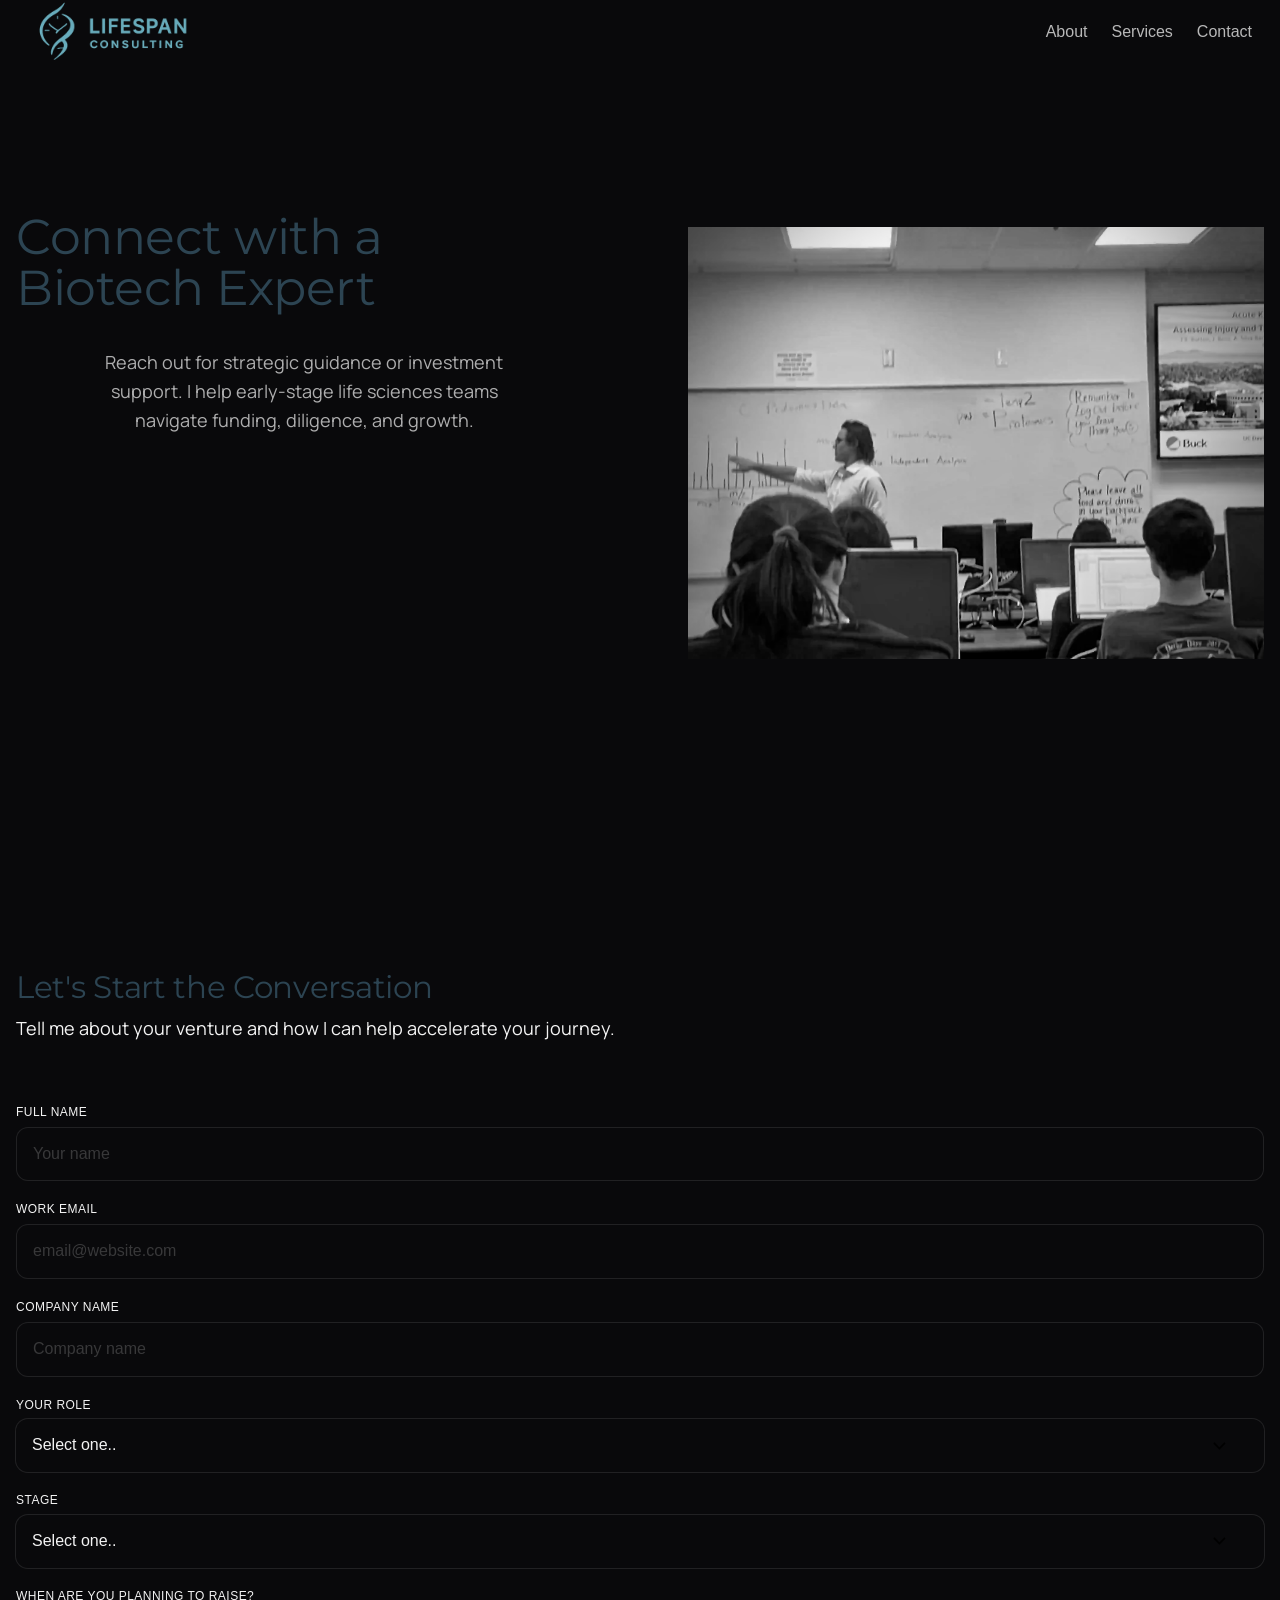
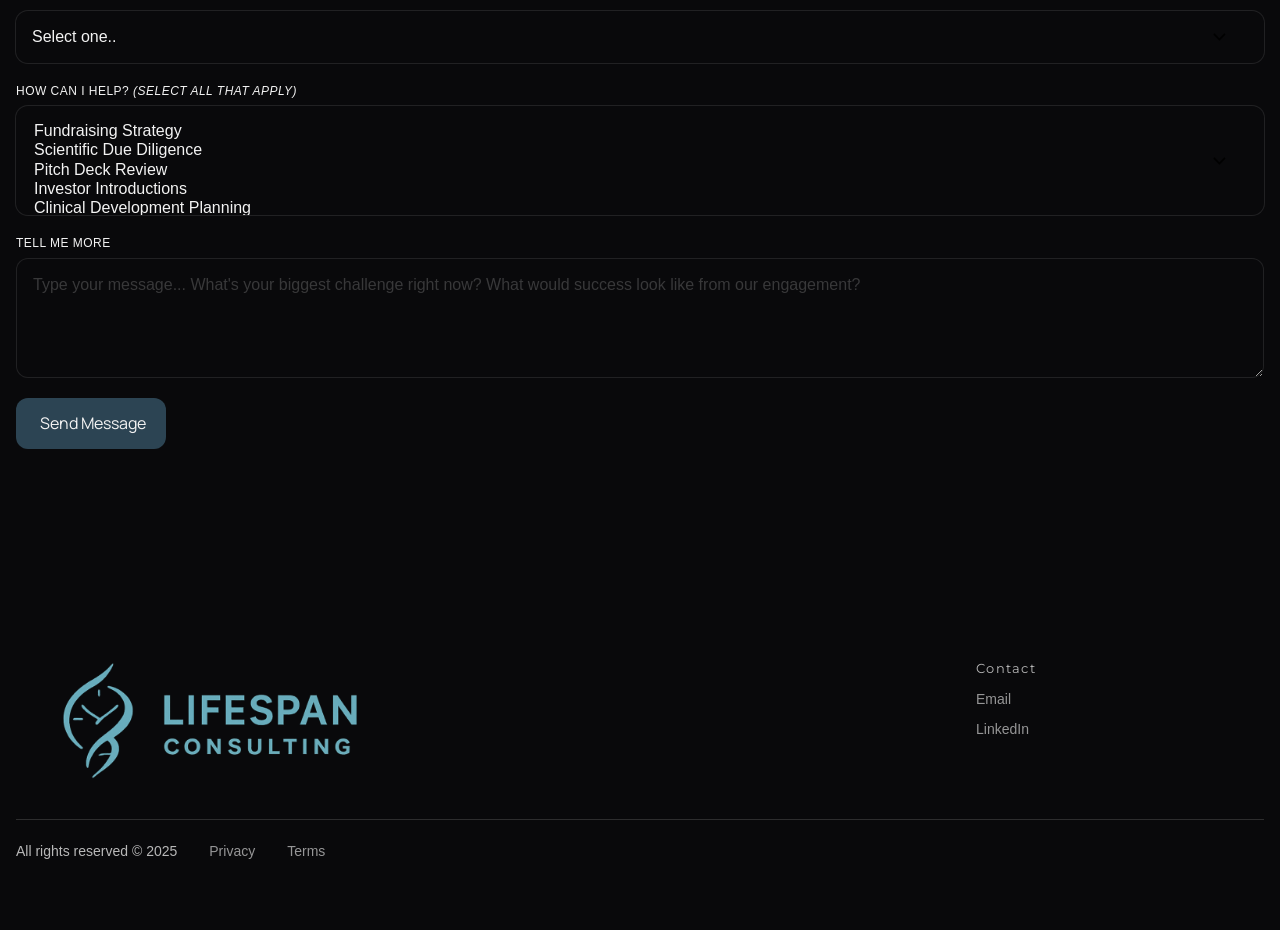
<file: contact.html>
<!DOCTYPE html><!-- Last Published: Mon Dec 22 2025 21:48:38 GMT+0000 (Coordinated Universal Time) --><html data-wf-domain="www.lifespan-consulting.com" data-wf-page="691fc4f3838faf4cc2cb349c" data-wf-site="691a61e4df80170837981e58" lang="en"><head><meta charset="utf-8"/><title>Contact Us - Lifespan Consulting LLC</title><meta content="Reach out to Lifespan Consulting LLC for expert advisory services in longevity therapeutics, biotech ventures, and fundraising support." name="description"/><meta content="Contact Us - Lifespan Consulting LLC" property="og:title"/><meta content="Reach out to Lifespan Consulting LLC for expert advisory services in longevity therapeutics, biotech ventures, and fundraising support." property="og:description"/><meta content="Contact Us - Lifespan Consulting LLC" name="twitter:title"/><meta content="Reach out to Lifespan Consulting LLC for expert advisory services in longevity therapeutics, biotech ventures, and fundraising support." name="twitter:description"/><meta property="og:type" content="website"/><meta content="summary_large_image" name="twitter:card"/><meta content="width=device-width, initial-scale=1" name="viewport"/><link href="691a61e4df80170837981e58/css/lifespan-consulting-llc.webflow.shared.ce5d1ec22.css" rel="stylesheet" type="text/css"/><link href="https://fonts.googleapis.com" rel="preconnect"/><link href="https://fonts.gstatic.com" rel="preconnect" crossorigin="anonymous"/><script src="ajax/libs/webfont/1.6.26/webfont.js" type="text/javascript"></script><script type="text/javascript">WebFont.load({  google: {    families: ["Montserrat:100,100italic,200,200italic,300,300italic,400,400italic,500,500italic,600,600italic,700,700italic,800,800italic,900,900italic","Manrope:regular"]  }});</script><script type="text/javascript">!function(o,c){var n=c.documentElement,t=" w-mod-";n.className+=t+"js",("ontouchstart"in o||o.DocumentTouch&&c instanceof DocumentTouch)&&(n.className+=t+"touch")}(window,document);</script><link href="691a61e4df80170837981e58/691fb16d538cd495bbf189d1_lifespan_favicon_32x32.png" rel="shortcut icon" type="image/x-icon"/><link href="691a61e4df80170837981e58/691fb1ac3b60dd67107b72d0_lifespan_webclip_256x256.png" rel="apple-touch-icon"/><script type="application/ld+json">
{
  "@context": "https://schema.org",
  "@type": "ContactPage",
  "name": "Contact Us - Lifespan Consulting LLC",
  "url": "/contact",
  "description": "Reach out to Lifespan Consulting LLC for expert advisory services in longevity therapeutics, biotech ventures, and fundraising support.",
  "mainEntity": {
    "@type": "Organization",
    "name": "Lifespan Consulting LLC",
    "description": "Expert advisory services in longevity therapeutics, biotech ventures, and fundraising support for early-stage life sciences teams",
    "url": "https://lifespan-consulting.com",
    "email": "info@lifespan-consulting.com",
    "sameAs": [
      "https://www.linkedin.com/in/jobburt"
    ],
    "contactPoint": {
      "@type": "ContactPoint",
      "contactType": "Advisory Services",
      "email": "info@lifespan-consulting.com",
      "availableLanguage": "en"
    },
    "areaServed": "Worldwide",
    "serviceType": [
      "Fundraising Strategy",
      "Scientific Due Diligence",
      "Pitch Deck Review",
      "Investor Introductions",
      "Clinical Development Planning",
      "Board/Strategic Advisory"
    ]
  }
}
</script> <script>
  (function() {
    'use strict';

    class MagneticBubble {
      constructor(element, index) {
        this.element = element;
        this.x = 0;
        this.y = 0;
        this.targetX = 0;
        this.targetY = 0;
        this.element.style.willChange = 'transform';
      }

      update(mouseX, mouseY) {
        const rect = this.element.getBoundingClientRect();
        const centerX = rect.left + rect.width / 2;
        const centerY = rect.top + rect.height / 2;

        const dx = mouseX - centerX;
        const dy = mouseY - centerY;
        const distance = Math.sqrt(dx * dx + dy * dy);

        // Magnetic attraction within 200px
        if (distance < 200 && distance > 0) {
          const magneticForce = 1 - (distance / 200);
          const strength = Math.pow(magneticForce, 3) * 100;
          this.targetX = (dx / distance) * strength;
          this.targetY = (dy / distance) * strength;
        } else {
          this.targetX = 0;
          this.targetY = 0;
        }

        // Smooth interpolation
        this.x += (this.targetX - this.x) * 0.15;
        this.y += (this.targetY - this.y) * 0.15;

        // Apply transform
        this.element.style.transform = `translate3d(${this.x}px, ${this.y}px, 0)`;
      }

      reset() {
        this.targetX = 0;
        this.targetY = 0;
        this.x = 0;
        this.y = 0;
        this.element.style.transform = 'translate3d(0, 0, 0)';
      }
    }

    // Initialize
    document.addEventListener('DOMContentLoaded', () => {
      const bubbles = [];
      const logoWraps = document.querySelectorAll('.bubble-logo-wrap');

      logoWraps.forEach((wrap, index) => {
        bubbles.push(new MagneticBubble(wrap, index));
      });

      let animationFrameId;
      document.addEventListener('mousemove', (e) => {
        if (animationFrameId) cancelAnimationFrame(animationFrameId);
        animationFrameId = requestAnimationFrame(() => {
          bubbles.forEach(bubble => bubble.update(e.clientX, e.clientY));
        });
      });

      document.addEventListener('mouseleave', () => {
        bubbles.forEach(bubble => bubble.reset());
      });
    });
  })();
  </script>
</head><body class="body-6"><div data-copilot="true" class="nav"><div data-duration="400" data-animation="default" data-easing2="ease" data-easing="ease" data-collapse="medium" role="banner" data-no-scroll="1" class="nav_container w-nav"><div class="nav_left"><a href="index.html" class="nav_logo w-inline-block"><img width="200" sizes="200px" alt="Blue neon logo of Lifespan Consulting featuring a clock integrated within a DNA double helix symbol on gray background." src="691a61e4df80170837981e58/691fb5278e85fb581559595d_transparent_v11.png" loading="lazy" srcset="691a61e4df80170837981e58/691fb5278e85fb581559595d_transparent_v11-p-500.png 500w, 691a61e4df80170837981e58/691fb5278e85fb581559595d_transparent_v11-p-800.png 800w, 691a61e4df80170837981e58/691fb5278e85fb581559595d_transparent_v11.png 1024w" class="image-2"/></a></div><div class="nav_right"><nav role="navigation" class="nav_menu w-nav-menu"><ul role="list" class="nav_menu-list w-list-unstyled"><li class="nav_menu-list-item"><a href="about.html" class="nav_link w-inline-block"><div>About</div></a></li><li class="nav_menu-list-item"><a href="services.html" class="nav_link w-inline-block"><div>Services</div></a></li><li class="nav_menu-list-item"><a href="contact.html" aria-current="page" class="nav_link w-inline-block w--current"><div>Contact</div></a></li></ul></nav></div><div class="nav_mobile-menu-button w-nav-button"><div class="icon"><svg xmlns="http://www.w3.org/2000/svg" width="24" height="24" viewBox="0 0 24 24"><g stroke-linecap="square" stroke-linejoin="miter" stroke-width="1.5" fill="none" stroke="currentColor" stroke-miterlimit="10" class="nc-icon-wrapper"><line x1="1" y1="12" x2="23" y2="12" stroke="currentColor"></line><line x1="1" y1="5" x2="23" y2="5"></line><line x1="1" y1="19" x2="23" y2="19"></line></g></svg></div></div></div></div><header class="section"><div class="container"><div class="w-layout-grid grid_2-col tablet-1-col gap-xxlarge"><div id="w-node-_24b5b0d4-de96-2004-b80c-aa8c48951e07-1fd804e6" class="header w-node-c5e6b305-cc03-77cb-8adc-6202954893e1-c2cb349c"><h1 class="heading_h1">Connect with a Biotech Expert</h1><p class="subheading">Reach out for strategic guidance or investment support. I help early-stage life sciences teams navigate funding, diligence, and growth.</p></div><div id="w-node-f9d3a6e3-6897-2c7e-d88a-32abfb691917-1fd804e6" class="image-ratio_auto w-node-c5e6b305-cc03-77cb-8adc-620295489399-c2cb349c"><img width="270" height="" alt="modern foodtech innovation lab" src="691a61e4df80170837981e58/6920f18dafd5ba9bc4420ad4_6DBFC7D4-08E9-4525-85F9-A622929E2CBA_1_206_a.jpeg" loading="lazy" data-aisg-image-id="de61ea51-d9c7-4383-b054-162a1d2c7ec0" class="image_cover"/></div></div></div></header><section class="section"><div class="container"><div class="w-layout-grid grid_2-col tablet-1-col gap-xxlarge is-y-center"><div><div class="header"><h2 class="heading_h2">Let&#x27;s Start the Conversation</h2><p class="paragraph_large">Tell me about your venture and how I can help accelerate your journey. <br/></p></div><div class="margin-bottom_none lc-form"><form method="post" action="https://api.web3forms.com/submit" data-wf-element-id="3aec8c68-86df-4d66-63c6-a1f9afd15d4e" name="wf-form-Contact-Form" data-name="Contact Form" id="wf-form-contact-form" data-wf-page-id="691fc4f3838faf4cc2cb349c"><input type="hidden" name="access_key" value="94ec7cda-31e9-4561-a84d-53ee6d3ac749"/><input type="hidden" name="subject" value="New inquiry from lifespan-consulting.com"/><input type="hidden" name="from_name" value="Lifespan Consulting website"/><input type="checkbox" name="botcheck" class="lc-hp" style="display:none" tabindex="-1" autocomplete="off"/><div class="input"><label for="Full-Name" class="input_label">Full name</label><input class="input_field w-input" maxlength="256" name="Full-Name" data-name="Full Name" placeholder="Your name" type="text" id="Full-Name"/></div><div class="input"><label for="Work-Email" class="input_label">Work email</label><input class="input_field w-input" maxlength="256" name="Work-Email" data-name="Work Email" placeholder="email@website.com" type="email" id="Work-Email" required=""/></div><div class="input"><label for="Company-Name" class="input_label">Company Name</label><input class="input_field w-input" maxlength="256" name="Company-Name" data-name="Company Name" placeholder="Company name" type="text" id="Company-Name" required=""/></div><div class="input"><label for="Your-Role" class="input_label">Your Role</label><select id="Your-Role" name="Your-Role" data-name="Your Role" class="input_field is-select w-select"><option value="">Select one..</option><option value="Founder">Founder</option><option value="CEO">CEO</option><option value="BD">Business Development</option><option value="Investor">Investor</option></select></div><div class="input"><label for="Stage" class="input_label">Stage</label><select id="Stage" name="Stage" data-name="Stage" class="input_field is-select w-select"><option value="">Select one..</option><option value="Stealth">Stealth</option><option value="Pre-Seed">Pre-Seed</option><option value="SEED">SEED</option><option value="Series A">Series A</option><option value="Not Fundraising Yet">Not Fundraising Yet</option><option value="Investor">Investor</option></select></div><div class="input"><label for="Raise" class="input_label">When are you Planning to raise?</label><select id="Raise" name="Raise" data-name="Raise" class="input_field is-select w-select"><option value="">Select one..</option><option value="Next 3 Months">Next 3 Months</option><option value="3-6 Months">3-6 Months</option><option value="6-12 Months">6-12 Months</option><option value="Not Fundraising Yet">Not Fundraising Yet</option></select></div><div class="input"><label for="How-Can-I-Help" class="input_label">How can I help? <em>(Select all that apply)</em></label><select id="How-Can-I-Help" name="How-Can-I-Help" data-name="How Can I Help" multiple="" class="input_field is-select w-select"><option value="Fundraising Strategy">Fundraising Strategy</option><option value="Scientific Due Diligence">Scientific Due Diligence</option><option value="Pitch Deck Review">Pitch Deck Review</option><option value="Investor Introductions">Investor Introductions</option><option value="Clinical Development Planning">Clinical Development Planning</option><option value="Board/Strategic Advisory">Board/Strategic Advisory</option><option value="Other">Other</option></select></div><div class="input"><label for="Tell-me-More" class="input_label">Tell Me More</label><textarea id="Tell-me-More" name="Tell-me-More" maxlength="5000" data-name="Tell me More" placeholder="Type your message... What&#x27;s your biggest challenge right now? What would success look like from our engagement?" class="input_field input_text-area w-input"></textarea></div><input type="submit" data-wait="Please wait..." class="button width_100percent w-button" value="Send Message"/></form><div class="form_success-message w-form-done"><div>Thank you—your message has been sent.</div></div><div class="form_error-message w-form-fail"><div class="form_error-message_content"><img width="" height="" alt="a high-resolution photo of a legal tech team in a moody office setting" src="691a61e4df80170837981e58/691a64fda5cfc6e23ecb4dd7_9c090410-6385-4b34-a7ae-f07f3a785425.avif" loading="lazy" data-aisg-image-id="a50ca60a-87da-4356-880d-80a222976ef8" class="display_inline-block"/><div class="display_inline-block">Submission failed. Please check your details.</div></div></div></div></div></div></div></section><footer class="footer"><div class="container"><div class="w-layout-grid grid_6-col gap-small"><a href="contact.html#" id="w-node-b63e4ebf-336f-d2e8-2f40-a0a9247c1651-247c164e" class="logo w-inline-block"><img src="691a61e4df80170837981e58/691fb5278e85fb581559595d_transparent_v11.png" loading="lazy" sizes="(max-width: 1024px) 100vw, 1024px" srcset="691a61e4df80170837981e58/691fb5278e85fb581559595d_transparent_v11-p-500.png 500w, 691a61e4df80170837981e58/691fb5278e85fb581559595d_transparent_v11-p-800.png 800w, 691a61e4df80170837981e58/691fb5278e85fb581559595d_transparent_v11.png 1024w" alt="Blue neon logo of Lifespan Consulting featuring a clock integrated within a DNA double helix symbol on gray background." class="image-3"/></a><ul role="list" class="margin-bottom_none w-list-unstyled"><li><a href="contact.html#" class="footer_link w-inline-block"></a></li></ul><ul role="list" id="w-node-b63e4ebf-336f-d2e8-2f40-a0a9247c1657-247c164e" class="margin-bottom_none w-list-unstyled"><li><a href="contact.html#" class="footer_link w-inline-block"></a></li></ul><ul role="list" class="margin-bottom_none w-list-unstyled"><li><h2 class="heading_h6 text-color_secondary">Contact</h2></li><li><a href="mailto:info@lifespan-consulting.com?subject=Lifespan%20Consulting%20%3C%3E" class="footer_link w-inline-block"><div>Email</div></a></li><li><a href="https://www.linkedin.com/in/jobburt" target="_blank" class="footer_link w-inline-block"><div>LinkedIn</div></a></li><li><a href="contact.html#" class="footer_link w-inline-block"></a></li><li><a href="contact.html#" class="footer_link w-inline-block"></a></li><li><a href="contact.html#" class="footer_link w-inline-block"></a></li></ul></div><div class="divider margin-top_xsmall margin-bottom_xsmall"></div><div class="footer_bottom"><div class="flex_horizontal is-y-baseline gap-small"><div class="text-color_secondary">All rights reserved © 2025</div><a href="contact.html#" class="footer_link">Privacy</a><a href="contact.html#" class="footer_link">Terms</a></div></div></div></footer><script src="js/jquery-3.5.1.min.dc5e7f18c8.js" type="text/javascript" integrity="sha256-9/aliU8dGd2tb6OSsuzixeV4y/faTqgFtohetphbbj0=" crossorigin="anonymous"></script><script src="691a61e4df80170837981e58/js/webflow.schunk.c2468a4033876875.js" type="text/javascript"></script><script src="691a61e4df80170837981e58/js/webflow.7d70612d.b6413a6aeea8a38c.js" type="text/javascript"></script><script>
(function(){
  var form=document.getElementById('wf-form-contact-form'); if(!form) return;
  var wrap=form.parentNode, done=wrap.querySelector('.w-form-done'), fail=wrap.querySelector('.w-form-fail');
  var btn=form.querySelector('input[type=submit]');
  form.addEventListener('submit',function(e){
    e.preventDefault();
    var data={};
    Array.prototype.forEach.call(form.elements,function(el){
      if(!el.name) return;
      if(el.type==='checkbox'){ if(el.checked) data[el.name]=true; return; }
      if(el.multiple){ data[el.name]=Array.prototype.filter.call(el.options,function(o){return o.selected;}).map(function(o){return o.value;}).join(', '); return; }
      data[el.name]=el.value;
    });
    if(data['Work-Email']) data.replyto=data['Work-Email'];
    var label=btn.value; btn.value=btn.getAttribute('data-wait')||'Please wait...'; btn.disabled=true; fail.style.display='none';
    fetch(form.action,{method:'POST',headers:{'Content-Type':'application/json',Accept:'application/json'},body:JSON.stringify(data)})
      .then(function(r){return r.json();})
      .then(function(j){ if(j&&j.success){ form.style.display='none'; done.style.display='block'; } else { throw new Error(j&&j.message); } })
      .catch(function(){ nativeSubmit(); });
  });
  function nativeSubmit(){
    // Fallback: plain HTML POST (no CORS); Web3Forms redirects back to the thank-you URL.
    Array.prototype.forEach.call(form.querySelectorAll('select[multiple]'),function(sel){
      var h=document.createElement('input'); h.type='hidden'; h.name=sel.name;
      h.value=Array.prototype.filter.call(sel.options,function(o){return o.selected;}).map(function(o){return o.value;}).join(', ');
      sel.removeAttribute('name'); form.appendChild(h);
    });
    var r=document.createElement('input'); r.type='hidden'; r.name='redirect';
    r.value=location.origin+location.pathname+'?sent=1'; form.appendChild(r);
    HTMLFormElement.prototype.submit.call(form);
  }
  if(/[?&]sent=1/.test(location.search)){ form.style.display='none'; done.style.display='block'; }
})();
</script></body></html>
</file>
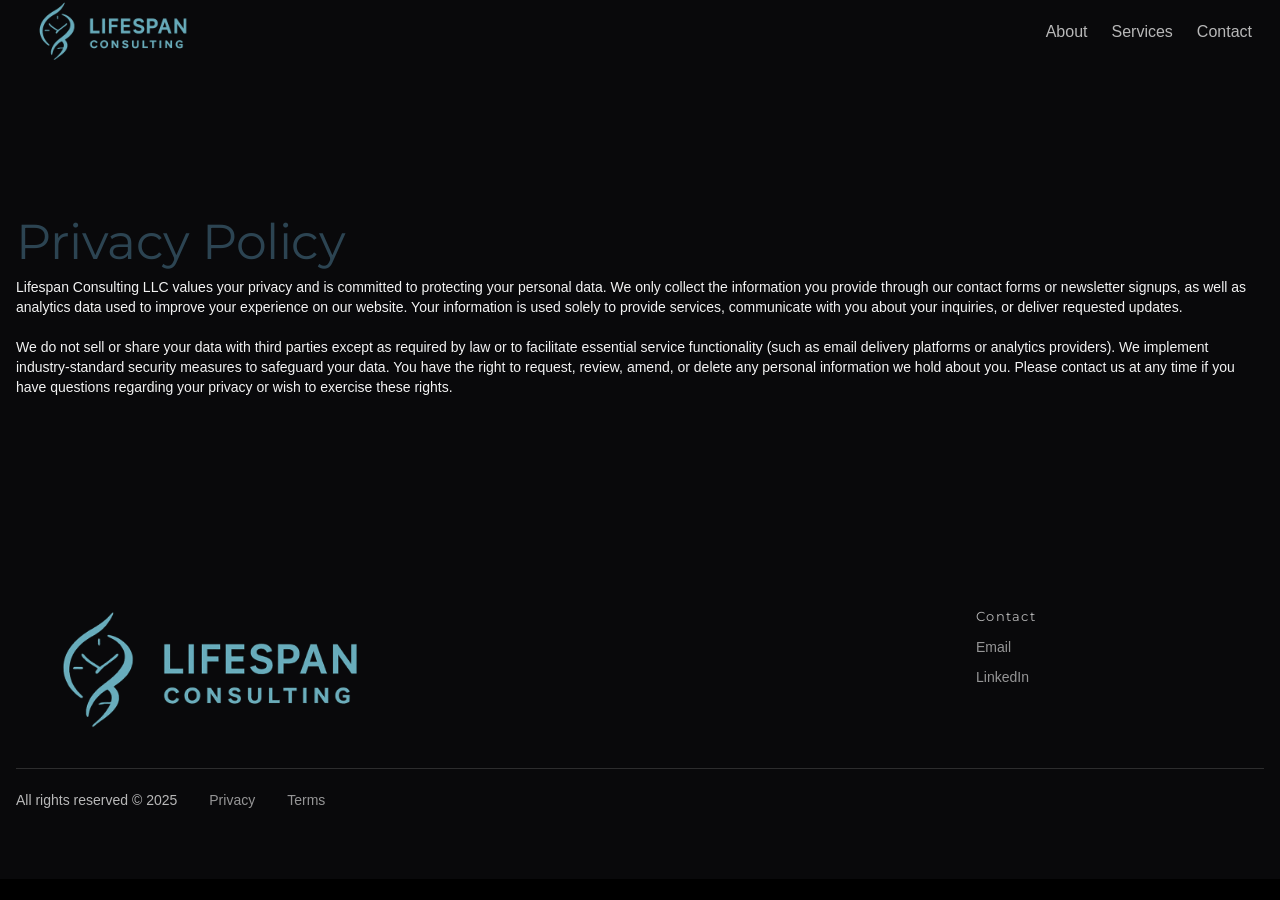
<file: privacy.html>
<!DOCTYPE html><!-- Last Published: Mon Dec 22 2025 21:48:38 GMT+0000 (Coordinated Universal Time) --><html data-wf-domain="www.lifespan-consulting.com" data-wf-page="691fc616c5bf86212bab6cda" data-wf-site="691a61e4df80170837981e58" lang="en"><head><meta charset="utf-8"/><title>Privacy | Lifespan Consulting LLC</title><meta content="Lifespan Consulting LLC&#x27;s privacy policy." name="description"/><meta content="Privacy | Lifespan Consulting LLC" property="og:title"/><meta content="Lifespan Consulting LLC&#x27;s privacy policy." property="og:description"/><meta content="Privacy | Lifespan Consulting LLC" name="twitter:title"/><meta content="Lifespan Consulting LLC&#x27;s privacy policy." name="twitter:description"/><meta property="og:type" content="website"/><meta content="summary_large_image" name="twitter:card"/><meta content="width=device-width, initial-scale=1" name="viewport"/><link href="691a61e4df80170837981e58/css/lifespan-consulting-llc.webflow.shared.ce5d1ec22.css" rel="stylesheet" type="text/css"/><link href="https://fonts.googleapis.com" rel="preconnect"/><link href="https://fonts.gstatic.com" rel="preconnect" crossorigin="anonymous"/><script src="ajax/libs/webfont/1.6.26/webfont.js" type="text/javascript"></script><script type="text/javascript">WebFont.load({  google: {    families: ["Montserrat:100,100italic,200,200italic,300,300italic,400,400italic,500,500italic,600,600italic,700,700italic,800,800italic,900,900italic","Manrope:regular"]  }});</script><script type="text/javascript">!function(o,c){var n=c.documentElement,t=" w-mod-";n.className+=t+"js",("ontouchstart"in o||o.DocumentTouch&&c instanceof DocumentTouch)&&(n.className+=t+"touch")}(window,document);</script><link href="691a61e4df80170837981e58/691fb16d538cd495bbf189d1_lifespan_favicon_32x32.png" rel="shortcut icon" type="image/x-icon"/><link href="691a61e4df80170837981e58/691fb1ac3b60dd67107b72d0_lifespan_webclip_256x256.png" rel="apple-touch-icon"/><script type="application/ld+json">
{
  "@context": "https://schema.org",
  "@type": "PrivacyPage",
  "name": "Privacy Policy",
  "url": "/privacy",
  "about": {
    "@type": "Organization",
    "name": "Lifespan Consulting LLC",
    "description": "Bridge science and investment",
    "email": "info@lifespan-consulting.com",
    "logo": {
      "@type": "ImageObject",
      "url": "https://www.lifespan-consulting.com/691a61e4df80170837981e58/691fb5278e85fb581559595d_transparent_v11.png"
    },
    "sameAs": [
      "https://www.linkedin.com/in/jobburt"
    ],
    "contactPoint": {
      "@type": "ContactPoint",
      "email": "info@lifespan-consulting.com",
      "contactType": "customer service"
    },
    "makesOffer": [
      {
        "@type": "Service",
        "name": "Advisory"
      },
      {
        "@type": "Service",
        "name": "Strategy"
      },
      {
        "@type": "Service",
        "name": "Diligence"
      },
      {
        "@type": "Service",
        "name": "Support"
      }
    ]
  }
}
</script> <script>
  (function() {
    'use strict';

    class MagneticBubble {
      constructor(element, index) {
        this.element = element;
        this.x = 0;
        this.y = 0;
        this.targetX = 0;
        this.targetY = 0;
        this.element.style.willChange = 'transform';
      }

      update(mouseX, mouseY) {
        const rect = this.element.getBoundingClientRect();
        const centerX = rect.left + rect.width / 2;
        const centerY = rect.top + rect.height / 2;

        const dx = mouseX - centerX;
        const dy = mouseY - centerY;
        const distance = Math.sqrt(dx * dx + dy * dy);

        // Magnetic attraction within 200px
        if (distance < 200 && distance > 0) {
          const magneticForce = 1 - (distance / 200);
          const strength = Math.pow(magneticForce, 3) * 100;
          this.targetX = (dx / distance) * strength;
          this.targetY = (dy / distance) * strength;
        } else {
          this.targetX = 0;
          this.targetY = 0;
        }

        // Smooth interpolation
        this.x += (this.targetX - this.x) * 0.15;
        this.y += (this.targetY - this.y) * 0.15;

        // Apply transform
        this.element.style.transform = `translate3d(${this.x}px, ${this.y}px, 0)`;
      }

      reset() {
        this.targetX = 0;
        this.targetY = 0;
        this.x = 0;
        this.y = 0;
        this.element.style.transform = 'translate3d(0, 0, 0)';
      }
    }

    // Initialize
    document.addEventListener('DOMContentLoaded', () => {
      const bubbles = [];
      const logoWraps = document.querySelectorAll('.bubble-logo-wrap');

      logoWraps.forEach((wrap, index) => {
        bubbles.push(new MagneticBubble(wrap, index));
      });

      let animationFrameId;
      document.addEventListener('mousemove', (e) => {
        if (animationFrameId) cancelAnimationFrame(animationFrameId);
        animationFrameId = requestAnimationFrame(() => {
          bubbles.forEach(bubble => bubble.update(e.clientX, e.clientY));
        });
      });

      document.addEventListener('mouseleave', () => {
        bubbles.forEach(bubble => bubble.reset());
      });
    });
  })();
  </script>
</head><body class="body-5"><div data-copilot="true" class="nav"><div data-duration="400" data-animation="default" data-easing2="ease" data-easing="ease" data-collapse="medium" role="banner" data-no-scroll="1" class="nav_container w-nav"><div class="nav_left"><a href="https://www.lifespan-consulting.com/" class="nav_logo w-inline-block"><img width="200" sizes="200px" alt="Blue neon logo of Lifespan Consulting featuring a clock integrated within a DNA double helix symbol on gray background." src="691a61e4df80170837981e58/691fb5278e85fb581559595d_transparent_v11.png" loading="lazy" srcset="691a61e4df80170837981e58/691fb5278e85fb581559595d_transparent_v11-p-500.png 500w, 691a61e4df80170837981e58/691fb5278e85fb581559595d_transparent_v11-p-800.png 800w, 691a61e4df80170837981e58/691fb5278e85fb581559595d_transparent_v11.png 1024w" class="image-2"/></a></div><div class="nav_right"><nav role="navigation" class="nav_menu w-nav-menu"><ul role="list" class="nav_menu-list w-list-unstyled"><li class="nav_menu-list-item"><a href="https://www.lifespan-consulting.com/about" class="nav_link w-inline-block"><div>About</div></a></li><li class="nav_menu-list-item"><a href="https://www.lifespan-consulting.com/services" class="nav_link w-inline-block"><div>Services</div></a></li><li class="nav_menu-list-item"><a href="https://www.lifespan-consulting.com/contact" class="nav_link w-inline-block"><div>Contact</div></a></li></ul></nav></div><div class="nav_mobile-menu-button w-nav-button"><div class="icon"><svg xmlns="http://www.w3.org/2000/svg" width="24" height="24" viewBox="0 0 24 24"><g stroke-linecap="square" stroke-linejoin="miter" stroke-width="1.5" fill="none" stroke="currentColor" stroke-miterlimit="10" class="nc-icon-wrapper"><line x1="1" y1="12" x2="23" y2="12" stroke="currentColor"></line><line x1="1" y1="5" x2="23" y2="5"></line><line x1="1" y1="19" x2="23" y2="19"></line></g></svg></div></div></div></div><header class="section"><div class="container"><h1 id="w-node-_5bcdba90-39ac-8656-c596-af85b86b372c-b86b3729" class="screen-reader w-node-ae6e34eb-e220-f131-6abb-1948e293f5cc-2bab6cda">Bridge science and investment</h1><div id="w-node-_5bcdba90-39ac-8656-c596-af85b86b3734-b86b3729" class="heading_h1 move-down_50percent w-node-ae6e34eb-e220-f131-6abb-1948e293f5d0-2bab6cda">Privacy Policy</div><div class="text-block-6">Lifespan Consulting LLC values your privacy and is committed to protecting your personal data. We only collect the information you provide through our contact forms or newsletter signups, as well as analytics data used to improve your experience on our website. Your information is used solely to provide services, communicate with you about your inquiries, or deliver requested updates.</div><div class="text-block-5">We do not sell or share your data with third parties except as required by law or to facilitate essential service functionality (such as email delivery platforms or analytics providers). We implement industry-standard security measures to safeguard your data. You have the right to request, review, amend, or delete any personal information we hold about you. Please contact us at any time if you have questions regarding your privacy or wish to exercise these rights.</div></div></header><footer class="footer"><div class="container"><div class="w-layout-grid grid_6-col gap-small"><a href="privacy.html#" id="w-node-b63e4ebf-336f-d2e8-2f40-a0a9247c1651-247c164e" class="logo w-inline-block"><img src="691a61e4df80170837981e58/691fb5278e85fb581559595d_transparent_v11.png" loading="lazy" sizes="(max-width: 1024px) 100vw, 1024px" srcset="691a61e4df80170837981e58/691fb5278e85fb581559595d_transparent_v11-p-500.png 500w, 691a61e4df80170837981e58/691fb5278e85fb581559595d_transparent_v11-p-800.png 800w, 691a61e4df80170837981e58/691fb5278e85fb581559595d_transparent_v11.png 1024w" alt="Blue neon logo of Lifespan Consulting featuring a clock integrated within a DNA double helix symbol on gray background." class="image-3"/></a><ul role="list" class="margin-bottom_none w-list-unstyled"><li><a href="privacy.html#" class="footer_link w-inline-block"></a></li></ul><ul role="list" id="w-node-b63e4ebf-336f-d2e8-2f40-a0a9247c1657-247c164e" class="margin-bottom_none w-list-unstyled"><li><a href="privacy.html#" class="footer_link w-inline-block"></a></li></ul><ul role="list" class="margin-bottom_none w-list-unstyled"><li><h2 class="heading_h6 text-color_secondary">Contact</h2></li><li><a href="mailto:info@lifespan-consulting.com?subject=Lifespan%20Consulting%20%3C%3E" class="footer_link w-inline-block"><div>Email</div></a></li><li><a href="https://www.linkedin.com/in/jobburt" target="_blank" class="footer_link w-inline-block"><div>LinkedIn</div></a></li><li><a href="privacy.html#" class="footer_link w-inline-block"></a></li><li><a href="privacy.html#" class="footer_link w-inline-block"></a></li><li><a href="privacy.html#" class="footer_link w-inline-block"></a></li></ul></div><div class="divider margin-top_xsmall margin-bottom_xsmall"></div><div class="footer_bottom"><div class="flex_horizontal is-y-baseline gap-small"><div class="text-color_secondary">All rights reserved © 2025</div><a href="privacy.html#" class="footer_link">Privacy</a><a href="privacy.html#" class="footer_link">Terms</a></div></div></div></footer><script src="https://d3e54v103j8qbb.cloudfront.net/js/jquery-3.5.1.min.dc5e7f18c8.js?site=691a61e4df80170837981e58" type="text/javascript" integrity="sha256-9/aliU8dGd2tb6OSsuzixeV4y/faTqgFtohetphbbj0=" crossorigin="anonymous"></script><script src="691a61e4df80170837981e58/js/webflow.schunk.c2468a4033876875.js" type="text/javascript"></script><script src="691a61e4df80170837981e58/js/webflow.7d70612d.b6413a6aeea8a38c.js" type="text/javascript"></script></body></html>
</file>
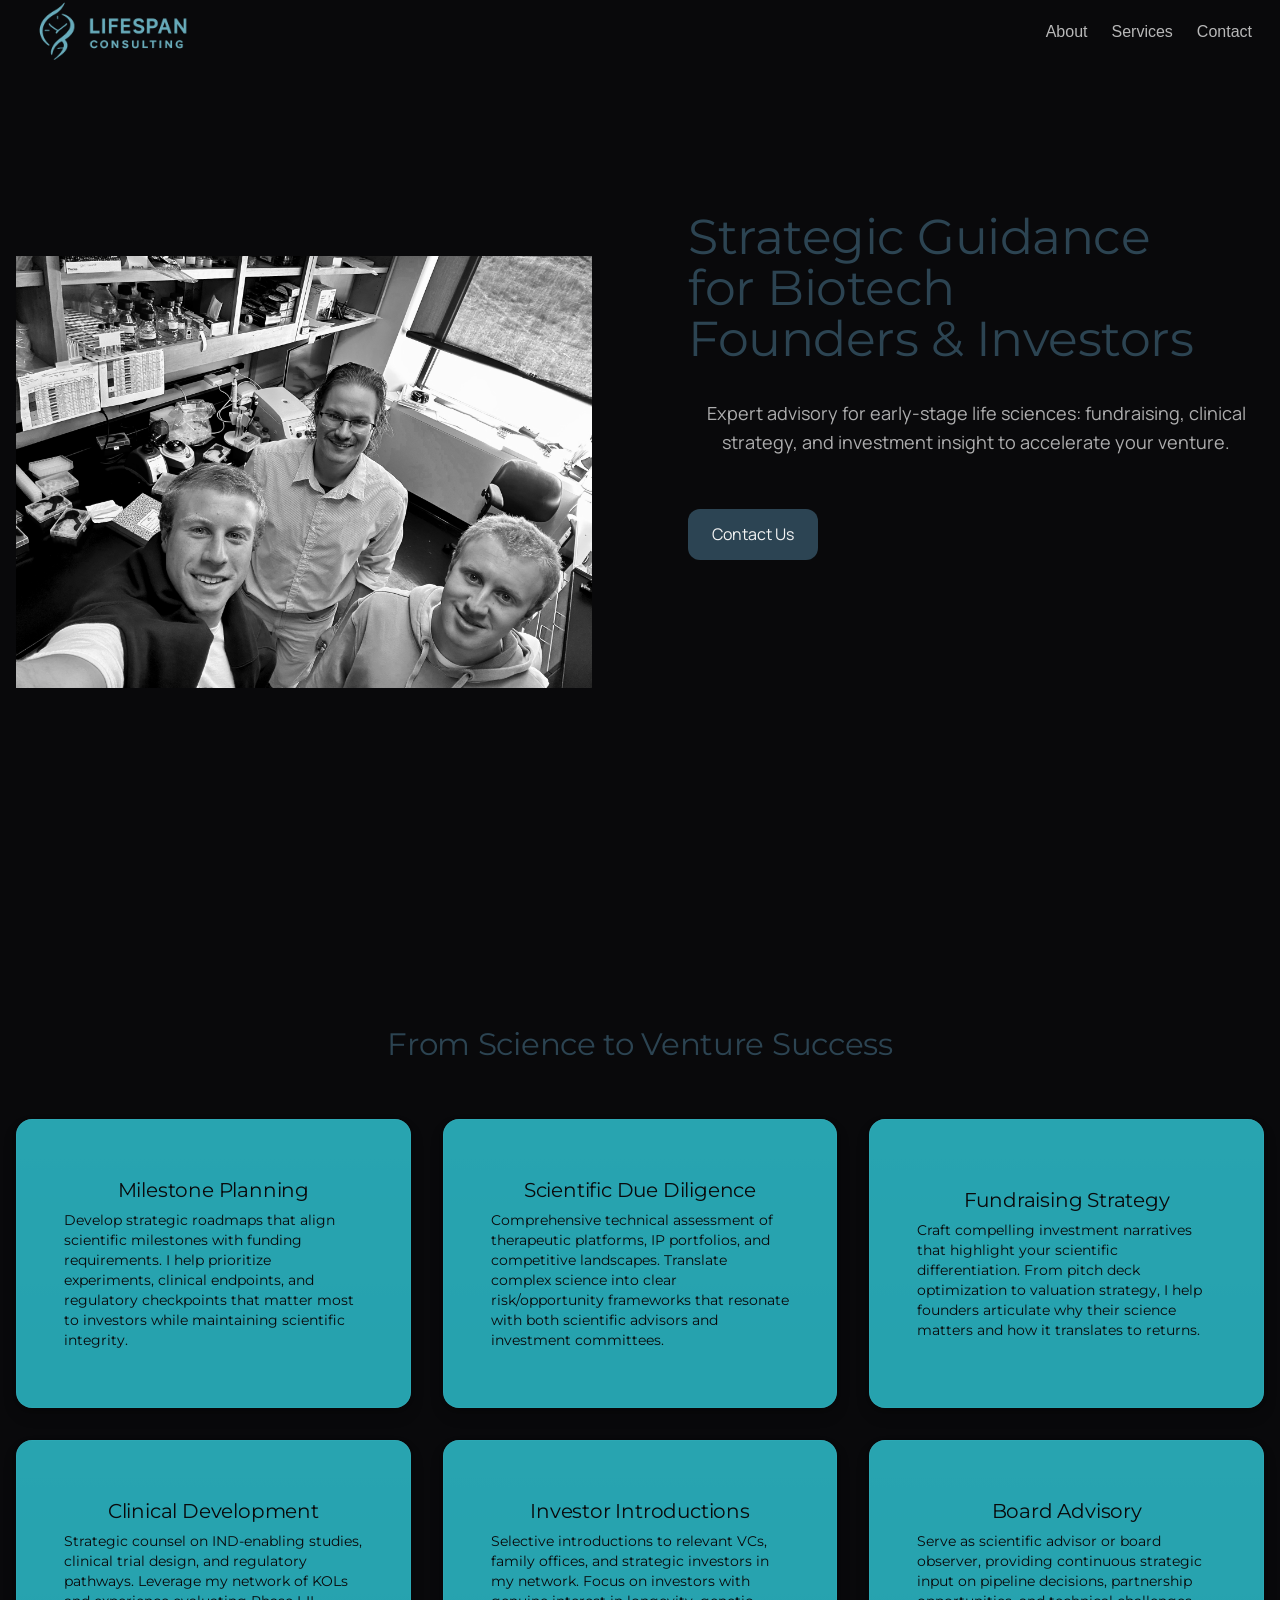
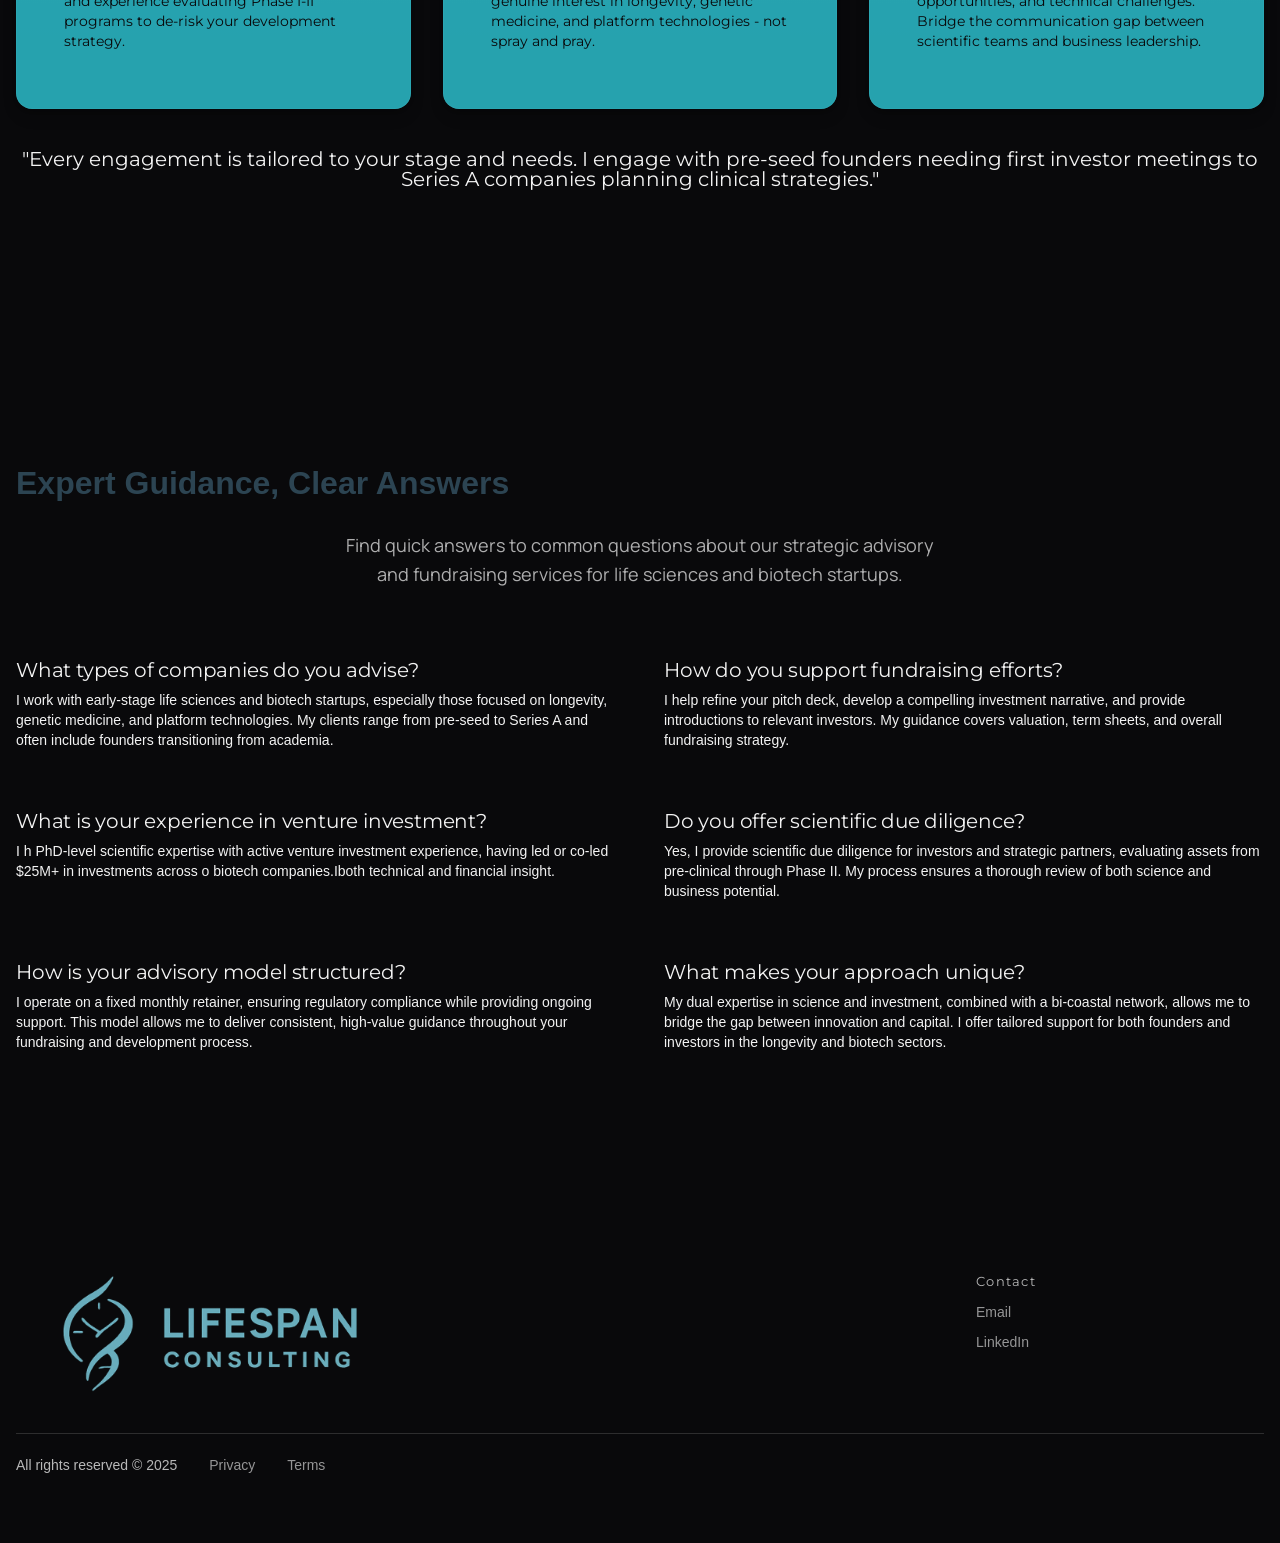
<file: services.html>
<!DOCTYPE html><!-- Last Published: Mon Dec 22 2025 21:48:38 GMT+0000 (Coordinated Universal Time) --><html data-wf-domain="www.lifespan-consulting.com" data-wf-page="691fc464c61199b2bec8c469" data-wf-site="691a61e4df80170837981e58" lang="en"><head><meta charset="utf-8"/><title>Strategic Advisory Services - Lifespan Consulting LLC</title><meta content="Discover Lifespan Consulting LLC&#x27;s expert services in fundraising advisory and strategic consulting tailored for early-stage life sciences companies and biotech ventures." name="description"/><meta content="Strategic Advisory Services - Lifespan Consulting LLC" property="og:title"/><meta content="Discover Lifespan Consulting LLC&#x27;s expert services in fundraising advisory and strategic consulting tailored for early-stage life sciences companies and biotech ventures." property="og:description"/><meta content="Strategic Advisory Services - Lifespan Consulting LLC" name="twitter:title"/><meta content="Discover Lifespan Consulting LLC&#x27;s expert services in fundraising advisory and strategic consulting tailored for early-stage life sciences companies and biotech ventures." name="twitter:description"/><meta property="og:type" content="website"/><meta content="summary_large_image" name="twitter:card"/><meta content="width=device-width, initial-scale=1" name="viewport"/><link href="691a61e4df80170837981e58/css/lifespan-consulting-llc.webflow.shared.ce5d1ec22.css" rel="stylesheet" type="text/css"/><link href="https://fonts.googleapis.com" rel="preconnect"/><link href="https://fonts.gstatic.com" rel="preconnect" crossorigin="anonymous"/><script src="ajax/libs/webfont/1.6.26/webfont.js" type="text/javascript"></script><script type="text/javascript">WebFont.load({  google: {    families: ["Montserrat:100,100italic,200,200italic,300,300italic,400,400italic,500,500italic,600,600italic,700,700italic,800,800italic,900,900italic","Manrope:regular"]  }});</script><script type="text/javascript">!function(o,c){var n=c.documentElement,t=" w-mod-";n.className+=t+"js",("ontouchstart"in o||o.DocumentTouch&&c instanceof DocumentTouch)&&(n.className+=t+"touch")}(window,document);</script><link href="691a61e4df80170837981e58/691fb16d538cd495bbf189d1_lifespan_favicon_32x32.png" rel="shortcut icon" type="image/x-icon"/><link href="691a61e4df80170837981e58/691fb1ac3b60dd67107b72d0_lifespan_webclip_256x256.png" rel="apple-touch-icon"/><script type="application/ld+json">
{
  "@context": "https://schema.org",
  "@type": "WebPage",
  "name": "Strategic Advisory Services - Lifespan Consulting LLC",
  "url": "/services",
  "description": "Discover Lifespan Consulting LLC's expert services in fundraising advisory and strategic consulting tailored for early-stage life sciences companies and biotech ventures.",
  "about": {
    "@type": "Organization",
    "name": "Lifespan Consulting LLC",
    "description": "Expert advisory for early-stage life sciences companies, specializing in longevity, biotech, and platform technologies. Navigate fundraising, clinical strategy, and investor relations with PhD-level expertise and real-world investment experience.",
    "logo": {
      "@type": "ImageObject",
      "url": "https://www.lifespan-consulting.com/691a61e4df80170837981e58/691fb5278e85fb581559595d_transparent_v11.png"
    },
    "email": "info@lifespan-consulting.com",
    "sameAs": [
      "https://www.linkedin.com/in/jobburt"
    ],
    "makesOffer": [
      {
        "@type": "Service",
        "name": "Fundraising advisory",
        "description": "Optimize your pitch, connect with investors, and navigate term sheets with confidence. We help you secure the right funding for your venture."
      },
      {
        "@type": "Service",
        "name": "Investment narrative",
        "description": "Craft compelling stories that resonate with VCs. We refine your messaging to highlight scientific value and commercial potential."
      },
      {
        "@type": "Service",
        "name": "Investor introductions",
        "description": "Leverage our network for warm introductions to leading VCs, family offices, and strategic partners in life sciences."
      },
      {
        "@type": "Service",
        "name": "Valuation strategy",
        "description": "Receive clear, data-driven guidance on valuation, cap table structure, and negotiation to maximize your company's potential."
      },
      {
        "@type": "Service",
        "name": "Milestone planning",
        "description": "Develop actionable roadmaps for preclinical and clinical development, ensuring you hit key inflection points for investors."
      },
      {
        "@type": "Service",
        "name": "Scientific due diligence",
        "description": "Benefit from rigorous technical review and risk assessment, supporting both founders and investors in decision-making."
      }
    ]
  },
  "mainEntity": {
    "@type": "FAQPage",
    "mainEntity": [
      {
        "@type": "Question",
        "name": "What types of companies do you advise?",
        "acceptedAnswer": {
          "@type": "Answer",
          "text": "We work with early-stage life sciences and biotech startups, especially those focused on longevity, genetic medicine, and platform technologies. Our clients range from pre-seed to Series A and often include founders transitioning from academia."
        }
      },
      {
        "@type": "Question",
        "name": "How do you support fundraising efforts?",
        "acceptedAnswer": {
          "@type": "Answer",
          "text": "We help refine your pitch deck, develop a compelling investment narrative, and provide introductions to relevant investors. Our guidance covers valuation, term sheets, and overall fundraising strategy."
        }
      },
      {
        "@type": "Question",
        "name": "What is your experience in venture investment?",
        "acceptedAnswer": {
          "@type": "Answer",
          "text": "Our team combines PhD-level scientific expertise with active venture investment experience, having led or co-led $10M+ in investments across 16 biotech companies. We offer both technical and financial insight."
        }
      },
      {
        "@type": "Question",
        "name": "Do you offer scientific due diligence?",
        "acceptedAnswer": {
          "@type": "Answer",
          "text": "Yes, we provide scientific due diligence for investors and strategic partners, evaluating assets from pre-clinical through Phase II. Our process ensures a thorough review of both science and business potential."
        }
      },
      {
        "@type": "Question",
        "name": "How is your advisory model structured?",
        "acceptedAnswer": {
          "@type": "Answer",
          "text": "We operate on a fixed monthly retainer, ensuring regulatory compliance while providing ongoing support. This model allows us to deliver consistent, high-value guidance throughout your fundraising and development process."
        }
      },
      {
        "@type": "Question",
        "name": "What makes your approach unique?",
        "acceptedAnswer": {
          "@type": "Answer",
          "text": "Our dual expertise in science and investment, combined with a bi-coastal network, allows us to bridge the gap between innovation and capital. We offer tailored support for both founders and investors in the longevity and biotech sectors."
        }
      }
    ]
  },
  "review": {
    "@type": "Review",
    "author": {
      "@type": "Person",
      "name": "Taylor Kim",
      "jobTitle": "Co-founder, Longevity Biotech"
    },
    "reviewBody": "Lifespan Consulting's expertise was instrumental in refining our fundraising strategy. Their deep understanding of both science and investment helped us secure key investor meetings and clarify our clinical roadmap. The team's guidance made a measurable difference in our early-stage growth."
  }
}
</script> <script>
  (function() {
    'use strict';

    class MagneticBubble {
      constructor(element, index) {
        this.element = element;
        this.x = 0;
        this.y = 0;
        this.targetX = 0;
        this.targetY = 0;
        this.element.style.willChange = 'transform';
      }

      update(mouseX, mouseY) {
        const rect = this.element.getBoundingClientRect();
        const centerX = rect.left + rect.width / 2;
        const centerY = rect.top + rect.height / 2;

        const dx = mouseX - centerX;
        const dy = mouseY - centerY;
        const distance = Math.sqrt(dx * dx + dy * dy);

        // Magnetic attraction within 200px
        if (distance < 200 && distance > 0) {
          const magneticForce = 1 - (distance / 200);
          const strength = Math.pow(magneticForce, 3) * 100;
          this.targetX = (dx / distance) * strength;
          this.targetY = (dy / distance) * strength;
        } else {
          this.targetX = 0;
          this.targetY = 0;
        }

        // Smooth interpolation
        this.x += (this.targetX - this.x) * 0.15;
        this.y += (this.targetY - this.y) * 0.15;

        // Apply transform
        this.element.style.transform = `translate3d(${this.x}px, ${this.y}px, 0)`;
      }

      reset() {
        this.targetX = 0;
        this.targetY = 0;
        this.x = 0;
        this.y = 0;
        this.element.style.transform = 'translate3d(0, 0, 0)';
      }
    }

    // Initialize
    document.addEventListener('DOMContentLoaded', () => {
      const bubbles = [];
      const logoWraps = document.querySelectorAll('.bubble-logo-wrap');

      logoWraps.forEach((wrap, index) => {
        bubbles.push(new MagneticBubble(wrap, index));
      });

      let animationFrameId;
      document.addEventListener('mousemove', (e) => {
        if (animationFrameId) cancelAnimationFrame(animationFrameId);
        animationFrameId = requestAnimationFrame(() => {
          bubbles.forEach(bubble => bubble.update(e.clientX, e.clientY));
        });
      });

      document.addEventListener('mouseleave', () => {
        bubbles.forEach(bubble => bubble.reset());
      });
    });
  })();
  </script>
</head><body class="body-3"><div data-copilot="true" class="nav"><div data-duration="400" data-animation="default" data-easing2="ease" data-easing="ease" data-collapse="medium" role="banner" data-no-scroll="1" class="nav_container w-nav"><div class="nav_left"><a href="index.html" class="nav_logo w-inline-block"><img width="200" sizes="200px" alt="Blue neon logo of Lifespan Consulting featuring a clock integrated within a DNA double helix symbol on gray background." src="691a61e4df80170837981e58/691fb5278e85fb581559595d_transparent_v11.png" loading="lazy" srcset="691a61e4df80170837981e58/691fb5278e85fb581559595d_transparent_v11-p-500.png 500w, 691a61e4df80170837981e58/691fb5278e85fb581559595d_transparent_v11-p-800.png 800w, 691a61e4df80170837981e58/691fb5278e85fb581559595d_transparent_v11.png 1024w" class="image-2"/></a></div><div class="nav_right"><nav role="navigation" class="nav_menu w-nav-menu"><ul role="list" class="nav_menu-list w-list-unstyled"><li class="nav_menu-list-item"><a href="about.html" class="nav_link w-inline-block"><div>About</div></a></li><li class="nav_menu-list-item"><a href="services.html" aria-current="page" class="nav_link w-inline-block w--current"><div>Services</div></a></li><li class="nav_menu-list-item"><a href="contact.html" class="nav_link w-inline-block"><div>Contact</div></a></li></ul></nav></div><div class="nav_mobile-menu-button w-nav-button"><div class="icon"><svg xmlns="http://www.w3.org/2000/svg" width="24" height="24" viewBox="0 0 24 24"><g stroke-linecap="square" stroke-linejoin="miter" stroke-width="1.5" fill="none" stroke="currentColor" stroke-miterlimit="10" class="nc-icon-wrapper"><line x1="1" y1="12" x2="23" y2="12" stroke="currentColor"></line><line x1="1" y1="5" x2="23" y2="5"></line><line x1="1" y1="19" x2="23" y2="19"></line></g></svg></div></div></div></div><header class="section"><div class="container"><div class="w-layout-grid grid_2-col tablet-1-col gap-xxlarge"><div id="w-node-_1a4e2b76-4ff4-9917-3a06-ea31ddf44bd1-ddf44bce" class="header margin-bottom_none w-node-f514910f-1ef0-22ce-f9ba-e208714d392a-bec8c469"><h1 class="heading_h1">Strategic Guidance for Biotech Founders &amp; Investors</h1><p class="subheading">Expert advisory for early-stage life sciences: fundraising, clinical strategy, and investment insight to accelerate your venture.</p><div class="button-group"><a href="contact.html" class="button w-button">Contact Us</a></div></div><div id="w-node-_520bfd96-a8a9-3b8e-bbb1-03861e9bb148-ddf44bce" class="image-ratio_auto ratio_3x2_tablet-1 w-node-f514910f-1ef0-22ce-f9ba-e208714d392c-bec8c469"><img width="270" height="" alt="image of team discussion (for a hr tech)" src="691a61e4df80170837981e58/69215249eec8eb7516e13cc6_IMG_0763.jpeg" loading="lazy" data-aisg-image-id="62b30e86-f636-4e91-94d2-3a8e42aa1733" class="image_cover"/></div></div></div></header><section class="section"><div class="container"><div class="header is-align-center"><h2 class="heading_h2">From Science to Venture Success</h2></div><div class="w-layout-grid grid_3-col gap-small"><div class="card"><div class="card_body flex_vertical is-x-center advisory"><h3 id="w-node-_1a189397-4910-1d5d-fe43-0e5231e3a6ae-31e3a69e" class="heading_h4 w-node-b92a761f-7113-2ba3-0473-81e2212de7e1-212de7d7">Milestone Planning</h3><p class="text-align_center margin-bottom_none">Develop strategic roadmaps that align scientific milestones with funding requirements. I help prioritize experiments, clinical endpoints, and regulatory checkpoints that matter most to investors while maintaining scientific integrity.</p></div></div><div class="card"><div class="card_body flex_vertical is-x-center advisory"><h3 id="w-node-dd8b495c-cba3-0d39-1bec-72577eb2a5d3-31e3a69e" class="heading_h4 w-node-b92a761f-7113-2ba3-0473-81e2212de7e7-212de7d7">Scientific Due Diligence</h3><p class="text-align_center margin-bottom_none">Comprehensive technical assessment of therapeutic platforms, IP portfolios, and competitive landscapes. Translate complex science into clear risk/opportunity frameworks that resonate with both scientific advisors and investment committees.</p></div></div><div class="card"><div class="card_body flex_vertical is-x-center advisory"><h3 id="w-node-_7c7c286c-95bd-c381-2eaf-005a0cefcb38-31e3a69e" class="heading_h4 w-node-b92a761f-7113-2ba3-0473-81e2212de7ed-212de7d7">Fundraising Strategy</h3><p class="text-align_center margin-bottom_none">Craft compelling investment narratives that highlight your scientific differentiation. From pitch deck optimization to valuation strategy, I help founders articulate why their science matters and how it translates to returns.</p></div></div><div class="card"><div class="card_body flex_vertical is-x-center advisory"><h3 id="w-node-d2fb584f-3db3-7104-4fbf-d1efd73877aa-31e3a69e" class="heading_h4 w-node-b92a761f-7113-2ba3-0473-81e2212de7f3-212de7d7">Clinical Development</h3><p class="text-align_center margin-bottom_none">Strategic counsel on IND-enabling studies, clinical trial design, and regulatory pathways. Leverage my network of KOLs and experience evaluating Phase I-II programs to de-risk your development strategy.</p></div></div><div class="card"><div class="card_body flex_vertical is-x-center advisory"><h3 id="w-node-b88adc3a-39eb-7abd-ff28-6fe1e0a03510-31e3a69e" class="heading_h4 w-node-b92a761f-7113-2ba3-0473-81e2212de7f9-212de7d7">Investor Introductions</h3><p class="text-align_center margin-bottom_none">Selective introductions to relevant VCs, family offices, and strategic investors in my network. Focus on investors with genuine interest in longevity, genetic medicine, and platform technologies - not spray and pray.</p></div></div><div class="card"><div class="card_body flex_vertical is-x-center advisory"><h3 id="w-node-dd14fc15-3465-b1b9-691c-af30067aa0c1-31e3a69e" class="heading_h4 w-node-b92a761f-7113-2ba3-0473-81e2212de7ff-212de7d7">Board Advisory</h3><p class="text-align_center margin-bottom_none">Serve as scientific advisor or board observer, providing continuous strategic input on pipeline decisions, partnership opportunities, and technical challenges. Bridge the communication gap between scientific teams and business leadership.</p></div></div></div><div class="text-block">&quot;Every engagement is tailored to your stage and needs. I engage with pre-seed founders needing first investor meetings to Series A companies planning clinical strategies.&quot;</div></div></section><section class="section"><div class="container"><div id="w-node-f77ca9cc-b6e2-f232-f9c5-fa698699d146-8699d143" class="header w-node-_7dabe45a-9ab2-f803-4d2c-60144dafcd42-bec8c469"><h2 class="heading-6">Expert Guidance, Clear Answers</h2><p class="subheading">Find quick answers to common questions about our strategic advisory and fundraising services for life sciences and biotech startups.</p></div><div id="w-node-f77ca9cc-b6e2-f232-f9c5-fa698699d14d-8699d143" class="w-layout-grid grid_2-col gap-medium w-node-_7dabe45a-9ab2-f803-4d2c-60144dafcd69-bec8c469"><div><h3 class="heading_h4">What types of companies do you advise?</h3><div class="rich-text w-richtext"><p>I work with early-stage life sciences and biotech startups, especially those focused on longevity, genetic medicine, and platform technologies. My clients range from pre-seed to Series A and often include founders transitioning from academia.</p></div></div><div><h3 class="heading_h4">How do you support fundraising efforts?</h3><div class="rich-text w-richtext"><p>I help refine your pitch deck, develop a compelling investment narrative, and provide introductions to relevant investors. My guidance covers valuation, term sheets, and overall fundraising strategy.</p></div></div><div><h3 class="heading_h4">What is your experience in venture investment?</h3><div class="rich-text w-richtext"><p>I h PhD-level scientific expertise with active venture investment experience, having led or co-led $25M+ in investments across o biotech companies.Iboth technical and financial insight.</p></div></div><div><h3 class="heading_h4">Do you offer scientific due diligence?</h3><div class="rich-text w-richtext"><p>Yes, I provide scientific due diligence for investors and strategic partners, evaluating assets from pre-clinical through Phase II. My process ensures a thorough review of both science and business potential.</p></div></div><div><h3 class="heading_h4">How is your advisory model structured?</h3><div class="rich-text w-richtext"><p>I operate on a fixed monthly retainer, ensuring regulatory compliance while providing ongoing support. This model allows me to deliver consistent, high-value guidance throughout your fundraising and development process.</p></div></div><div><h3 class="heading_h4">What makes your approach unique?</h3><div class="rich-text w-richtext"><p>My dual expertise in science and investment, combined with a bi-coastal network, allows me to bridge the gap between innovation and capital. I offer tailored support for both founders and investors in the longevity and biotech sectors.</p></div></div></div></div></section><footer class="footer"><div class="container"><div class="w-layout-grid grid_6-col gap-small"><a href="services.html#" id="w-node-b63e4ebf-336f-d2e8-2f40-a0a9247c1651-247c164e" class="logo w-inline-block"><img src="691a61e4df80170837981e58/691fb5278e85fb581559595d_transparent_v11.png" loading="lazy" sizes="(max-width: 1024px) 100vw, 1024px" srcset="691a61e4df80170837981e58/691fb5278e85fb581559595d_transparent_v11-p-500.png 500w, 691a61e4df80170837981e58/691fb5278e85fb581559595d_transparent_v11-p-800.png 800w, 691a61e4df80170837981e58/691fb5278e85fb581559595d_transparent_v11.png 1024w" alt="Blue neon logo of Lifespan Consulting featuring a clock integrated within a DNA double helix symbol on gray background." class="image-3"/></a><ul role="list" class="margin-bottom_none w-list-unstyled"><li><a href="services.html#" class="footer_link w-inline-block"></a></li></ul><ul role="list" id="w-node-b63e4ebf-336f-d2e8-2f40-a0a9247c1657-247c164e" class="margin-bottom_none w-list-unstyled"><li><a href="services.html#" class="footer_link w-inline-block"></a></li></ul><ul role="list" class="margin-bottom_none w-list-unstyled"><li><h2 class="heading_h6 text-color_secondary">Contact</h2></li><li><a href="mailto:info@lifespan-consulting.com?subject=Lifespan%20Consulting%20%3C%3E" class="footer_link w-inline-block"><div>Email</div></a></li><li><a href="https://www.linkedin.com/in/jobburt" target="_blank" class="footer_link w-inline-block"><div>LinkedIn</div></a></li><li><a href="services.html#" class="footer_link w-inline-block"></a></li><li><a href="services.html#" class="footer_link w-inline-block"></a></li><li><a href="services.html#" class="footer_link w-inline-block"></a></li></ul></div><div class="divider margin-top_xsmall margin-bottom_xsmall"></div><div class="footer_bottom"><div class="flex_horizontal is-y-baseline gap-small"><div class="text-color_secondary">All rights reserved © 2025</div><a href="services.html#" class="footer_link">Privacy</a><a href="services.html#" class="footer_link">Terms</a></div></div></div></footer><script src="js/jquery-3.5.1.min.dc5e7f18c8.js" type="text/javascript" integrity="sha256-9/aliU8dGd2tb6OSsuzixeV4y/faTqgFtohetphbbj0=" crossorigin="anonymous"></script><script src="691a61e4df80170837981e58/js/webflow.schunk.c2468a4033876875.js" type="text/javascript"></script><script src="691a61e4df80170837981e58/js/webflow.7d70612d.b6413a6aeea8a38c.js" type="text/javascript"></script></body></html>
</file>
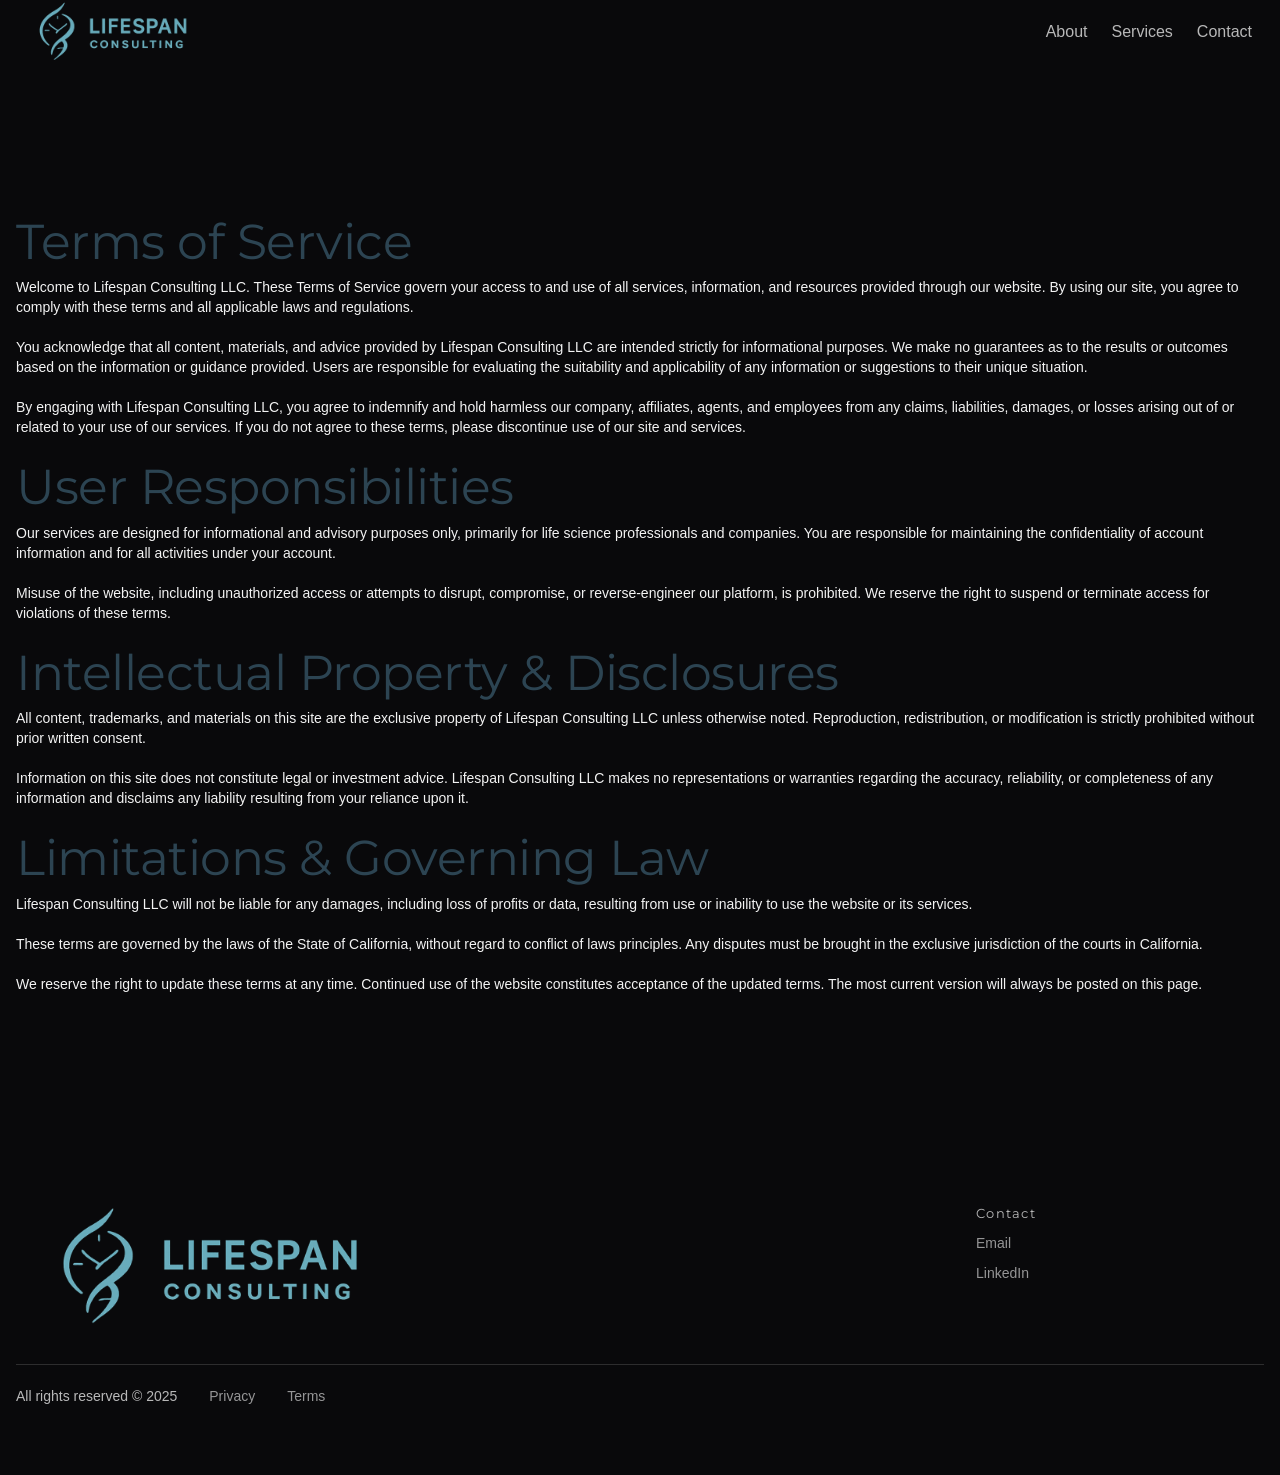
<file: terms.html>
<!DOCTYPE html><!-- Last Published: Mon Dec 22 2025 21:48:38 GMT+0000 (Coordinated Universal Time) --><html data-wf-domain="www.lifespan-consulting.com" data-wf-page="691ff665d55a64ee578b71dd" data-wf-site="691a61e4df80170837981e58" lang="en"><head><meta charset="utf-8"/><title>Terms of Service</title><meta content="Lifespan Consulting LLC&#x27;s terms of service." name="description"/><meta content="Terms of Service" property="og:title"/><meta content="Lifespan Consulting LLC&#x27;s terms of service." property="og:description"/><meta content="Terms of Service" name="twitter:title"/><meta content="Lifespan Consulting LLC&#x27;s terms of service." name="twitter:description"/><meta property="og:type" content="website"/><meta content="summary_large_image" name="twitter:card"/><meta content="width=device-width, initial-scale=1" name="viewport"/><link href="691a61e4df80170837981e58/css/lifespan-consulting-llc.webflow.shared.ce5d1ec22.css" rel="stylesheet" type="text/css"/><link href="https://fonts.googleapis.com" rel="preconnect"/><link href="https://fonts.gstatic.com" rel="preconnect" crossorigin="anonymous"/><script src="ajax/libs/webfont/1.6.26/webfont.js" type="text/javascript"></script><script type="text/javascript">WebFont.load({  google: {    families: ["Montserrat:100,100italic,200,200italic,300,300italic,400,400italic,500,500italic,600,600italic,700,700italic,800,800italic,900,900italic","Manrope:regular"]  }});</script><script type="text/javascript">!function(o,c){var n=c.documentElement,t=" w-mod-";n.className+=t+"js",("ontouchstart"in o||o.DocumentTouch&&c instanceof DocumentTouch)&&(n.className+=t+"touch")}(window,document);</script><link href="691a61e4df80170837981e58/691fb16d538cd495bbf189d1_lifespan_favicon_32x32.png" rel="shortcut icon" type="image/x-icon"/><link href="691a61e4df80170837981e58/691fb1ac3b60dd67107b72d0_lifespan_webclip_256x256.png" rel="apple-touch-icon"/><script type="application/ld+json">
{
  "@context": "https://schema.org",
  "@type": "TermsOfServicePage",
  "name": "Terms of Service",
  "url": "/terms",
  "description": "Terms of Service governing access to and use of all services, information, and resources provided through Lifespan Consulting LLC's website.",
  "about": {
    "@type": "Organization",
    "name": "Lifespan Consulting LLC",
    "description": "Life science consulting firm providing advisory, strategy, diligence, and support services",
    "url": "https://lifespan-consulting.com",
    "logo": {
      "@type": "ImageObject",
      "url": "https://www.lifespan-consulting.com/691a61e4df80170837981e58/691fb5278e85fb581559595d_transparent_v11.png"
    },
    "address": {
      "@type": "PostalAddress",
      "addressRegion": "CA",
      "addressCountry": "US"
    },
    "email": "info@lifespan-consulting.com",
    "sameAs": [
      "https://www.linkedin.com/in/jobburt"
    ],
    "areaServed": "Life science professionals and companies",
    "knowsAbout": [
      "Life Science Consulting",
      "Investment Advisory",
      "Due Diligence",
      "Strategic Planning"
    ]
  },
  "mainEntity": {
    "@type": "WebPageElement",
    "name": "Terms of Service Agreement",
    "description": "Legal terms governing the use of Lifespan Consulting LLC services and website",
    "text": "These Terms of Service govern your access to and use of all services, information, and resources provided through our website. By using our site, you agree to comply with these terms and all applicable laws and regulations."
  },
  "hasPart": [
    {
      "@type": "WebPageElement",
      "name": "User Responsibilities",
      "description": "Guidelines for proper use of services and account management"
    },
    {
      "@type": "WebPageElement",
      "name": "Intellectual Property & Disclosures",
      "description": "Copyright information and legal disclaimers regarding content and advice"
    },
    {
      "@type": "WebPageElement",
      "name": "Limitations & Governing Law",
      "description": "Liability limitations and legal jurisdiction under California law"
    }
  ],
  "inLanguage": "en-US",
  "isPartOf": {
    "@type": "WebSite",
    "name": "Lifespan Consulting LLC",
    "url": "https://lifespan-consulting.com"
  }
}
</script> <script>
  (function() {
    'use strict';

    class MagneticBubble {
      constructor(element, index) {
        this.element = element;
        this.x = 0;
        this.y = 0;
        this.targetX = 0;
        this.targetY = 0;
        this.element.style.willChange = 'transform';
      }

      update(mouseX, mouseY) {
        const rect = this.element.getBoundingClientRect();
        const centerX = rect.left + rect.width / 2;
        const centerY = rect.top + rect.height / 2;

        const dx = mouseX - centerX;
        const dy = mouseY - centerY;
        const distance = Math.sqrt(dx * dx + dy * dy);

        // Magnetic attraction within 200px
        if (distance < 200 && distance > 0) {
          const magneticForce = 1 - (distance / 200);
          const strength = Math.pow(magneticForce, 3) * 100;
          this.targetX = (dx / distance) * strength;
          this.targetY = (dy / distance) * strength;
        } else {
          this.targetX = 0;
          this.targetY = 0;
        }

        // Smooth interpolation
        this.x += (this.targetX - this.x) * 0.15;
        this.y += (this.targetY - this.y) * 0.15;

        // Apply transform
        this.element.style.transform = `translate3d(${this.x}px, ${this.y}px, 0)`;
      }

      reset() {
        this.targetX = 0;
        this.targetY = 0;
        this.x = 0;
        this.y = 0;
        this.element.style.transform = 'translate3d(0, 0, 0)';
      }
    }

    // Initialize
    document.addEventListener('DOMContentLoaded', () => {
      const bubbles = [];
      const logoWraps = document.querySelectorAll('.bubble-logo-wrap');

      logoWraps.forEach((wrap, index) => {
        bubbles.push(new MagneticBubble(wrap, index));
      });

      let animationFrameId;
      document.addEventListener('mousemove', (e) => {
        if (animationFrameId) cancelAnimationFrame(animationFrameId);
        animationFrameId = requestAnimationFrame(() => {
          bubbles.forEach(bubble => bubble.update(e.clientX, e.clientY));
        });
      });

      document.addEventListener('mouseleave', () => {
        bubbles.forEach(bubble => bubble.reset());
      });
    });
  })();
  </script>
</head><body class="body-5"><div data-copilot="true" class="nav"><div data-duration="400" data-animation="default" data-easing2="ease" data-easing="ease" data-collapse="medium" role="banner" data-no-scroll="1" class="nav_container w-nav"><div class="nav_left"><a href="https://www.lifespan-consulting.com/" class="nav_logo w-inline-block"><img width="200" sizes="200px" alt="Blue neon logo of Lifespan Consulting featuring a clock integrated within a DNA double helix symbol on gray background." src="691a61e4df80170837981e58/691fb5278e85fb581559595d_transparent_v11.png" loading="lazy" srcset="691a61e4df80170837981e58/691fb5278e85fb581559595d_transparent_v11-p-500.png 500w, 691a61e4df80170837981e58/691fb5278e85fb581559595d_transparent_v11-p-800.png 800w, 691a61e4df80170837981e58/691fb5278e85fb581559595d_transparent_v11.png 1024w" class="image-2"/></a></div><div class="nav_right"><nav role="navigation" class="nav_menu w-nav-menu"><ul role="list" class="nav_menu-list w-list-unstyled"><li class="nav_menu-list-item"><a href="https://www.lifespan-consulting.com/about" class="nav_link w-inline-block"><div>About</div></a></li><li class="nav_menu-list-item"><a href="https://www.lifespan-consulting.com/services" class="nav_link w-inline-block"><div>Services</div></a></li><li class="nav_menu-list-item"><a href="https://www.lifespan-consulting.com/contact" class="nav_link w-inline-block"><div>Contact</div></a></li></ul></nav></div><div class="nav_mobile-menu-button w-nav-button"><div class="icon"><svg xmlns="http://www.w3.org/2000/svg" width="24" height="24" viewBox="0 0 24 24"><g stroke-linecap="square" stroke-linejoin="miter" stroke-width="1.5" fill="none" stroke="currentColor" stroke-miterlimit="10" class="nc-icon-wrapper"><line x1="1" y1="12" x2="23" y2="12" stroke="currentColor"></line><line x1="1" y1="5" x2="23" y2="5"></line><line x1="1" y1="19" x2="23" y2="19"></line></g></svg></div></div></div></div><header class="section"><div class="container"><h1 id="w-node-_5bcdba90-39ac-8656-c596-af85b86b372c-b86b3729" class="screen-reader w-node-ae6e34eb-e220-f131-6abb-1948e293f5cc-578b71dd">Bridge science and investment</h1><div id="w-node-_5bcdba90-39ac-8656-c596-af85b86b3734-b86b3729" class="heading_h1 move-down_50percent w-node-ae6e34eb-e220-f131-6abb-1948e293f5d0-578b71dd">Terms of Service</div><div class="text-block-3">Welcome to Lifespan Consulting LLC. These Terms of Service govern your access to and use of all services, information, and resources provided through our website. By using our site, you agree to comply with these terms and all applicable laws and regulations.</div><div class="text-block-4">You acknowledge that all content, materials, and advice provided by Lifespan Consulting LLC are intended strictly for informational purposes. We make no guarantees as to the results or outcomes based on the information or guidance provided. Users are responsible for evaluating the suitability and applicability of any information or suggestions to their unique situation.</div><div class="text-block-4">By engaging with Lifespan Consulting LLC, you agree to indemnify and hold harmless our company, affiliates, agents, and employees from any claims, liabilities, damages, or losses arising out of or related to your use of our services. If you do not agree to these terms, please discontinue use of our site and services.</div></div><div class="container"><h1 id="w-node-_5bcdba90-39ac-8656-c596-af85b86b372c-b86b3729" class="screen-reader w-node-fda21bc8-1f98-a77c-f53b-b3d9c1ebd05b-578b71dd">Bridge science and investment</h1><div id="w-node-_5bcdba90-39ac-8656-c596-af85b86b3734-b86b3729" class="heading_h1 move-down_50percent w-node-fda21bc8-1f98-a77c-f53b-b3d9c1ebd05d-578b71dd">User Responsibilities</div><div class="text-block-3">Our services are designed for informational and advisory purposes only, primarily for life science professionals and companies. You are responsible for maintaining the confidentiality of account information and for all activities under your account.</div><div class="text-block-4">Misuse of the website, including unauthorized access or attempts to disrupt, compromise, or reverse-engineer our platform, is prohibited. We reserve the right to suspend or terminate access for violations of these terms.</div></div><div class="container"><h1 id="w-node-_5bcdba90-39ac-8656-c596-af85b86b372c-b86b3729" class="screen-reader w-node-_57cebb89-767f-bcd4-9773-e686bd9162d3-578b71dd">Bridge science and investment</h1><div id="w-node-_5bcdba90-39ac-8656-c596-af85b86b3734-b86b3729" class="heading_h1 move-down_50percent w-node-_57cebb89-767f-bcd4-9773-e686bd9162d5-578b71dd">Intellectual Property &amp; Disclosures</div><div class="text-block-3">All content, trademarks, and materials on this site are the exclusive property of Lifespan Consulting LLC unless otherwise noted. Reproduction, redistribution, or modification is strictly prohibited without prior written consent.</div><div class="text-block-4">Information on this site does not constitute legal or investment advice. Lifespan Consulting LLC makes no representations or warranties regarding the accuracy, reliability, or completeness of any information and disclaims any liability resulting from your reliance upon it.</div></div><div class="container"><h1 id="w-node-_5bcdba90-39ac-8656-c596-af85b86b372c-b86b3729" class="screen-reader w-node-_86f464c2-40f6-106b-8553-803cdc478f8c-578b71dd">Bridge science and investment</h1><div id="w-node-_5bcdba90-39ac-8656-c596-af85b86b3734-b86b3729" class="heading_h1 move-down_50percent w-node-_86f464c2-40f6-106b-8553-803cdc478f8e-578b71dd">Limitations &amp; Governing Law</div><div class="text-block-3">Lifespan Consulting LLC will not be liable for any damages, including loss of profits or data, resulting from use or inability to use the website or its services.</div><div class="text-block-4">These terms are governed by the laws of the State of California, without regard to conflict of laws principles. Any disputes must be brought in the exclusive jurisdiction of the courts in California.</div><div class="text-block-4">We reserve the right to update these terms at any time. Continued use of the website constitutes acceptance of the updated terms. The most current version will always be posted on this page.</div></div></header><footer class="footer"><div class="container"><div class="w-layout-grid grid_6-col gap-small"><a href="terms.html#" id="w-node-b63e4ebf-336f-d2e8-2f40-a0a9247c1651-247c164e" class="logo w-inline-block"><img src="691a61e4df80170837981e58/691fb5278e85fb581559595d_transparent_v11.png" loading="lazy" sizes="(max-width: 1024px) 100vw, 1024px" srcset="691a61e4df80170837981e58/691fb5278e85fb581559595d_transparent_v11-p-500.png 500w, 691a61e4df80170837981e58/691fb5278e85fb581559595d_transparent_v11-p-800.png 800w, 691a61e4df80170837981e58/691fb5278e85fb581559595d_transparent_v11.png 1024w" alt="Blue neon logo of Lifespan Consulting featuring a clock integrated within a DNA double helix symbol on gray background." class="image-3"/></a><ul role="list" class="margin-bottom_none w-list-unstyled"><li><a href="terms.html#" class="footer_link w-inline-block"></a></li></ul><ul role="list" id="w-node-b63e4ebf-336f-d2e8-2f40-a0a9247c1657-247c164e" class="margin-bottom_none w-list-unstyled"><li><a href="terms.html#" class="footer_link w-inline-block"></a></li></ul><ul role="list" class="margin-bottom_none w-list-unstyled"><li><h2 class="heading_h6 text-color_secondary">Contact</h2></li><li><a href="mailto:info@lifespan-consulting.com?subject=Lifespan%20Consulting%20%3C%3E" class="footer_link w-inline-block"><div>Email</div></a></li><li><a href="https://www.linkedin.com/in/jobburt" target="_blank" class="footer_link w-inline-block"><div>LinkedIn</div></a></li><li><a href="terms.html#" class="footer_link w-inline-block"></a></li><li><a href="terms.html#" class="footer_link w-inline-block"></a></li><li><a href="terms.html#" class="footer_link w-inline-block"></a></li></ul></div><div class="divider margin-top_xsmall margin-bottom_xsmall"></div><div class="footer_bottom"><div class="flex_horizontal is-y-baseline gap-small"><div class="text-color_secondary">All rights reserved © 2025</div><a href="terms.html#" class="footer_link">Privacy</a><a href="terms.html#" class="footer_link">Terms</a></div></div></div></footer><script src="https://d3e54v103j8qbb.cloudfront.net/js/jquery-3.5.1.min.dc5e7f18c8.js?site=691a61e4df80170837981e58" type="text/javascript" integrity="sha256-9/aliU8dGd2tb6OSsuzixeV4y/faTqgFtohetphbbj0=" crossorigin="anonymous"></script><script src="691a61e4df80170837981e58/js/webflow.schunk.c2468a4033876875.js" type="text/javascript"></script><script src="691a61e4df80170837981e58/js/webflow.7d70612d.b6413a6aeea8a38c.js" type="text/javascript"></script></body></html>
</file>
<file: 691a61e4df80170837981e58/css/lifespan-consulting-llc.webflow.shared.ce5d1ec22.css>
html {
  -webkit-text-size-adjust: 100%;
  -ms-text-size-adjust: 100%;
  font-family: sans-serif;
}

body {
  margin: 0;
}

article, aside, details, figcaption, figure, footer, header, hgroup, main, menu, nav, section, summary {
  display: block;
}

audio, canvas, progress, video {
  vertical-align: baseline;
  display: inline-block;
}

audio:not([controls]) {
  height: 0;
  display: none;
}

[hidden], template {
  display: none;
}

a {
  background-color: #0000;
}

a:active, a:hover {
  outline: 0;
}

abbr[title] {
  border-bottom: 1px dotted;
}

b, strong {
  font-weight: bold;
}

dfn {
  font-style: italic;
}

h1 {
  margin: .67em 0;
  font-size: 2em;
}

mark {
  color: #000;
  background: #ff0;
}

small {
  font-size: 80%;
}

sub, sup {
  vertical-align: baseline;
  font-size: 75%;
  line-height: 0;
  position: relative;
}

sup {
  top: -.5em;
}

sub {
  bottom: -.25em;
}

img {
  border: 0;
}

svg:not(:root) {
  overflow: hidden;
}

hr {
  box-sizing: content-box;
  height: 0;
}

pre {
  overflow: auto;
}

code, kbd, pre, samp {
  font-family: monospace;
  font-size: 1em;
}

button, input, optgroup, select, textarea {
  color: inherit;
  font: inherit;
  margin: 0;
}

button {
  overflow: visible;
}

button, select {
  text-transform: none;
}

button, html input[type="button"], input[type="reset"] {
  -webkit-appearance: button;
  cursor: pointer;
}

button[disabled], html input[disabled] {
  cursor: default;
}

button::-moz-focus-inner, input::-moz-focus-inner {
  border: 0;
  padding: 0;
}

input {
  line-height: normal;
}

input[type="checkbox"], input[type="radio"] {
  box-sizing: border-box;
  padding: 0;
}

input[type="number"]::-webkit-inner-spin-button, input[type="number"]::-webkit-outer-spin-button {
  height: auto;
}

input[type="search"] {
  -webkit-appearance: none;
}

input[type="search"]::-webkit-search-cancel-button, input[type="search"]::-webkit-search-decoration {
  -webkit-appearance: none;
}

legend {
  border: 0;
  padding: 0;
}

textarea {
  overflow: auto;
}

optgroup {
  font-weight: bold;
}

table {
  border-collapse: collapse;
  border-spacing: 0;
}

td, th {
  padding: 0;
}

@font-face {
  font-family: webflow-icons;
  src: url("[data-uri]") format("truetype");
  font-weight: normal;
  font-style: normal;
}

[class^="w-icon-"], [class*=" w-icon-"] {
  speak: none;
  font-variant: normal;
  text-transform: none;
  -webkit-font-smoothing: antialiased;
  -moz-osx-font-smoothing: grayscale;
  font-style: normal;
  font-weight: normal;
  line-height: 1;
  font-family: webflow-icons !important;
}

.w-icon-slider-right:before {
  content: "";
}

.w-icon-slider-left:before {
  content: "";
}

.w-icon-nav-menu:before {
  content: "";
}

.w-icon-arrow-down:before, .w-icon-dropdown-toggle:before {
  content: "";
}

.w-icon-file-upload-remove:before {
  content: "";
}

.w-icon-file-upload-icon:before {
  content: "";
}

* {
  box-sizing: border-box;
}

html {
  height: 100%;
}

body {
  color: #333;
  background-color: #fff;
  min-height: 100%;
  margin: 0;
  font-family: Arial, sans-serif;
  font-size: 14px;
  line-height: 20px;
}

img {
  vertical-align: middle;
  max-width: 100%;
  display: inline-block;
}

html.w-mod-touch * {
  background-attachment: scroll !important;
}

.w-block {
  display: block;
}

.w-inline-block {
  max-width: 100%;
  display: inline-block;
}

.w-clearfix:before, .w-clearfix:after {
  content: " ";
  grid-area: 1 / 1 / 2 / 2;
  display: table;
}

.w-clearfix:after {
  clear: both;
}

.w-hidden {
  display: none;
}

.w-button {
  color: #fff;
  line-height: inherit;
  cursor: pointer;
  background-color: #3898ec;
  border: 0;
  border-radius: 0;
  padding: 9px 15px;
  text-decoration: none;
  display: inline-block;
}

input.w-button {
  -webkit-appearance: button;
}

html[data-w-dynpage] [data-w-cloak] {
  color: #0000 !important;
}

.w-code-block {
  margin: unset;
}

pre.w-code-block code {
  all: inherit;
}

.w-optimization {
  display: contents;
}

.w-webflow-badge, .w-webflow-badge > img {
  box-sizing: unset;
  width: unset;
  height: unset;
  max-height: unset;
  max-width: unset;
  min-height: unset;
  min-width: unset;
  margin: unset;
  padding: unset;
  float: unset;
  clear: unset;
  border: unset;
  border-radius: unset;
  background: unset;
  background-image: unset;
  background-position: unset;
  background-size: unset;
  background-repeat: unset;
  background-origin: unset;
  background-clip: unset;
  background-attachment: unset;
  background-color: unset;
  box-shadow: unset;
  transform: unset;
  direction: unset;
  font-family: unset;
  font-weight: unset;
  color: unset;
  font-size: unset;
  line-height: unset;
  font-style: unset;
  font-variant: unset;
  text-align: unset;
  letter-spacing: unset;
  -webkit-text-decoration: unset;
  text-decoration: unset;
  text-indent: unset;
  text-transform: unset;
  list-style-type: unset;
  text-shadow: unset;
  vertical-align: unset;
  cursor: unset;
  white-space: unset;
  word-break: unset;
  word-spacing: unset;
  word-wrap: unset;
  transition: unset;
}

.w-webflow-badge {
  white-space: nowrap;
  cursor: pointer;
  box-shadow: 0 0 0 1px #0000001a, 0 1px 3px #0000001a;
  visibility: visible !important;
  opacity: 1 !important;
  z-index: 2147483647 !important;
  color: #aaadb0 !important;
  overflow: unset !important;
  background-color: #fff !important;
  border-radius: 3px !important;
  width: auto !important;
  height: auto !important;
  margin: 0 !important;
  padding: 6px !important;
  font-size: 12px !important;
  line-height: 14px !important;
  text-decoration: none !important;
  display: inline-block !important;
  position: fixed !important;
  inset: auto 12px 12px auto !important;
  transform: none !important;
}

.w-webflow-badge > img {
  position: unset;
  visibility: unset !important;
  opacity: 1 !important;
  vertical-align: middle !important;
  display: inline-block !important;
}

h1, h2, h3, h4, h5, h6 {
  margin-bottom: 10px;
  font-weight: bold;
}

h1 {
  margin-top: 20px;
  font-size: 38px;
  line-height: 44px;
}

h2 {
  margin-top: 20px;
  font-size: 32px;
  line-height: 36px;
}

h3 {
  margin-top: 20px;
  font-size: 24px;
  line-height: 30px;
}

h4 {
  margin-top: 10px;
  font-size: 18px;
  line-height: 24px;
}

h5 {
  margin-top: 10px;
  font-size: 14px;
  line-height: 20px;
}

h6 {
  margin-top: 10px;
  font-size: 12px;
  line-height: 18px;
}

p {
  margin-top: 0;
  margin-bottom: 10px;
}

blockquote {
  border-left: 5px solid #e2e2e2;
  margin: 0 0 10px;
  padding: 10px 20px;
  font-size: 18px;
  line-height: 22px;
}

figure {
  margin: 0 0 10px;
}

figcaption {
  text-align: center;
  margin-top: 5px;
}

ul, ol {
  margin-top: 0;
  margin-bottom: 10px;
  padding-left: 40px;
}

.w-list-unstyled {
  padding-left: 0;
  list-style: none;
}

.w-embed:before, .w-embed:after {
  content: " ";
  grid-area: 1 / 1 / 2 / 2;
  display: table;
}

.w-embed:after {
  clear: both;
}

.w-video {
  width: 100%;
  padding: 0;
  position: relative;
}

.w-video iframe, .w-video object, .w-video embed {
  border: none;
  width: 100%;
  height: 100%;
  position: absolute;
  top: 0;
  left: 0;
}

fieldset {
  border: 0;
  margin: 0;
  padding: 0;
}

button, [type="button"], [type="reset"] {
  cursor: pointer;
  -webkit-appearance: button;
  border: 0;
}

.w-form {
  margin: 0 0 15px;
}

.w-form-done {
  text-align: center;
  background-color: #ddd;
  padding: 20px;
  display: none;
}

.w-form-fail {
  background-color: #ffdede;
  margin-top: 10px;
  padding: 10px;
  display: none;
}

label {
  margin-bottom: 5px;
  font-weight: bold;
  display: block;
}

.w-input, .w-select {
  color: #333;
  vertical-align: middle;
  background-color: #fff;
  border: 1px solid #ccc;
  width: 100%;
  height: 38px;
  margin-bottom: 10px;
  padding: 8px 12px;
  font-size: 14px;
  line-height: 1.42857;
  display: block;
}

.w-input::placeholder, .w-select::placeholder {
  color: #999;
}

.w-input:focus, .w-select:focus {
  border-color: #3898ec;
  outline: 0;
}

.w-input[disabled], .w-select[disabled], .w-input[readonly], .w-select[readonly], fieldset[disabled] .w-input, fieldset[disabled] .w-select {
  cursor: not-allowed;
}

.w-input[disabled]:not(.w-input-disabled), .w-select[disabled]:not(.w-input-disabled), .w-input[readonly], .w-select[readonly], fieldset[disabled]:not(.w-input-disabled) .w-input, fieldset[disabled]:not(.w-input-disabled) .w-select {
  background-color: #eee;
}

textarea.w-input, textarea.w-select {
  height: auto;
}

.w-select {
  background-color: #f3f3f3;
}

.w-select[multiple] {
  height: auto;
}

.w-form-label {
  cursor: pointer;
  margin-bottom: 0;
  font-weight: normal;
  display: inline-block;
}

.w-radio {
  margin-bottom: 5px;
  padding-left: 20px;
  display: block;
}

.w-radio:before, .w-radio:after {
  content: " ";
  grid-area: 1 / 1 / 2 / 2;
  display: table;
}

.w-radio:after {
  clear: both;
}

.w-radio-input {
  float: left;
  margin: 3px 0 0 -20px;
  line-height: normal;
}

.w-file-upload {
  margin-bottom: 10px;
  display: block;
}

.w-file-upload-input {
  opacity: 0;
  z-index: -100;
  width: .1px;
  height: .1px;
  position: absolute;
  overflow: hidden;
}

.w-file-upload-default, .w-file-upload-uploading, .w-file-upload-success {
  color: #333;
  display: inline-block;
}

.w-file-upload-error {
  margin-top: 10px;
  display: block;
}

.w-file-upload-default.w-hidden, .w-file-upload-uploading.w-hidden, .w-file-upload-error.w-hidden, .w-file-upload-success.w-hidden {
  display: none;
}

.w-file-upload-uploading-btn {
  cursor: pointer;
  background-color: #fafafa;
  border: 1px solid #ccc;
  margin: 0;
  padding: 8px 12px;
  font-size: 14px;
  font-weight: normal;
  display: flex;
}

.w-file-upload-file {
  background-color: #fafafa;
  border: 1px solid #ccc;
  flex-grow: 1;
  justify-content: space-between;
  margin: 0;
  padding: 8px 9px 8px 11px;
  display: flex;
}

.w-file-upload-file-name {
  font-size: 14px;
  font-weight: normal;
  display: block;
}

.w-file-remove-link {
  cursor: pointer;
  width: auto;
  height: auto;
  margin-top: 3px;
  margin-left: 10px;
  padding: 3px;
  display: block;
}

.w-icon-file-upload-remove {
  margin: auto;
  font-size: 10px;
}

.w-file-upload-error-msg {
  color: #ea384c;
  padding: 2px 0;
  display: inline-block;
}

.w-file-upload-info {
  padding: 0 12px;
  line-height: 38px;
  display: inline-block;
}

.w-file-upload-label {
  cursor: pointer;
  background-color: #fafafa;
  border: 1px solid #ccc;
  margin: 0;
  padding: 8px 12px;
  font-size: 14px;
  font-weight: normal;
  display: inline-block;
}

.w-icon-file-upload-icon, .w-icon-file-upload-uploading {
  width: 20px;
  margin-right: 8px;
  display: inline-block;
}

.w-icon-file-upload-uploading {
  height: 20px;
}

.w-container {
  max-width: 940px;
  margin-left: auto;
  margin-right: auto;
}

.w-container:before, .w-container:after {
  content: " ";
  grid-area: 1 / 1 / 2 / 2;
  display: table;
}

.w-container:after {
  clear: both;
}

.w-container .w-row {
  margin-left: -10px;
  margin-right: -10px;
}

.w-row:before, .w-row:after {
  content: " ";
  grid-area: 1 / 1 / 2 / 2;
  display: table;
}

.w-row:after {
  clear: both;
}

.w-row .w-row {
  margin-left: 0;
  margin-right: 0;
}

.w-col {
  float: left;
  width: 100%;
  min-height: 1px;
  padding-left: 10px;
  padding-right: 10px;
  position: relative;
}

.w-col .w-col {
  padding-left: 0;
  padding-right: 0;
}

.w-col-1 {
  width: 8.33333%;
}

.w-col-2 {
  width: 16.6667%;
}

.w-col-3 {
  width: 25%;
}

.w-col-4 {
  width: 33.3333%;
}

.w-col-5 {
  width: 41.6667%;
}

.w-col-6 {
  width: 50%;
}

.w-col-7 {
  width: 58.3333%;
}

.w-col-8 {
  width: 66.6667%;
}

.w-col-9 {
  width: 75%;
}

.w-col-10 {
  width: 83.3333%;
}

.w-col-11 {
  width: 91.6667%;
}

.w-col-12 {
  width: 100%;
}

.w-hidden-main {
  display: none !important;
}

@media screen and (max-width: 991px) {
  .w-container {
    max-width: 728px;
  }

  .w-hidden-main {
    display: inherit !important;
  }

  .w-hidden-medium {
    display: none !important;
  }

  .w-col-medium-1 {
    width: 8.33333%;
  }

  .w-col-medium-2 {
    width: 16.6667%;
  }

  .w-col-medium-3 {
    width: 25%;
  }

  .w-col-medium-4 {
    width: 33.3333%;
  }

  .w-col-medium-5 {
    width: 41.6667%;
  }

  .w-col-medium-6 {
    width: 50%;
  }

  .w-col-medium-7 {
    width: 58.3333%;
  }

  .w-col-medium-8 {
    width: 66.6667%;
  }

  .w-col-medium-9 {
    width: 75%;
  }

  .w-col-medium-10 {
    width: 83.3333%;
  }

  .w-col-medium-11 {
    width: 91.6667%;
  }

  .w-col-medium-12 {
    width: 100%;
  }

  .w-col-stack {
    width: 100%;
    left: auto;
    right: auto;
  }
}

@media screen and (max-width: 767px) {
  .w-hidden-main, .w-hidden-medium {
    display: inherit !important;
  }

  .w-hidden-small {
    display: none !important;
  }

  .w-row, .w-container .w-row {
    margin-left: 0;
    margin-right: 0;
  }

  .w-col {
    width: 100%;
    left: auto;
    right: auto;
  }

  .w-col-small-1 {
    width: 8.33333%;
  }

  .w-col-small-2 {
    width: 16.6667%;
  }

  .w-col-small-3 {
    width: 25%;
  }

  .w-col-small-4 {
    width: 33.3333%;
  }

  .w-col-small-5 {
    width: 41.6667%;
  }

  .w-col-small-6 {
    width: 50%;
  }

  .w-col-small-7 {
    width: 58.3333%;
  }

  .w-col-small-8 {
    width: 66.6667%;
  }

  .w-col-small-9 {
    width: 75%;
  }

  .w-col-small-10 {
    width: 83.3333%;
  }

  .w-col-small-11 {
    width: 91.6667%;
  }

  .w-col-small-12 {
    width: 100%;
  }
}

@media screen and (max-width: 479px) {
  .w-container {
    max-width: none;
  }

  .w-hidden-main, .w-hidden-medium, .w-hidden-small {
    display: inherit !important;
  }

  .w-hidden-tiny {
    display: none !important;
  }

  .w-col {
    width: 100%;
  }

  .w-col-tiny-1 {
    width: 8.33333%;
  }

  .w-col-tiny-2 {
    width: 16.6667%;
  }

  .w-col-tiny-3 {
    width: 25%;
  }

  .w-col-tiny-4 {
    width: 33.3333%;
  }

  .w-col-tiny-5 {
    width: 41.6667%;
  }

  .w-col-tiny-6 {
    width: 50%;
  }

  .w-col-tiny-7 {
    width: 58.3333%;
  }

  .w-col-tiny-8 {
    width: 66.6667%;
  }

  .w-col-tiny-9 {
    width: 75%;
  }

  .w-col-tiny-10 {
    width: 83.3333%;
  }

  .w-col-tiny-11 {
    width: 91.6667%;
  }

  .w-col-tiny-12 {
    width: 100%;
  }
}

.w-widget {
  position: relative;
}

.w-widget-map {
  width: 100%;
  height: 400px;
}

.w-widget-map label {
  width: auto;
  display: inline;
}

.w-widget-map img {
  max-width: inherit;
}

.w-widget-map .gm-style-iw {
  text-align: center;
}

.w-widget-map .gm-style-iw > button {
  display: none !important;
}

.w-widget-twitter {
  overflow: hidden;
}

.w-widget-twitter-count-shim {
  vertical-align: top;
  text-align: center;
  background: #fff;
  border: 1px solid #758696;
  border-radius: 3px;
  width: 28px;
  height: 20px;
  display: inline-block;
  position: relative;
}

.w-widget-twitter-count-shim * {
  pointer-events: none;
  -webkit-user-select: none;
  user-select: none;
}

.w-widget-twitter-count-shim .w-widget-twitter-count-inner {
  text-align: center;
  color: #999;
  font-family: serif;
  font-size: 15px;
  line-height: 12px;
  position: relative;
}

.w-widget-twitter-count-shim .w-widget-twitter-count-clear {
  display: block;
  position: relative;
}

.w-widget-twitter-count-shim.w--large {
  width: 36px;
  height: 28px;
}

.w-widget-twitter-count-shim.w--large .w-widget-twitter-count-inner {
  font-size: 18px;
  line-height: 18px;
}

.w-widget-twitter-count-shim:not(.w--vertical) {
  margin-left: 5px;
  margin-right: 8px;
}

.w-widget-twitter-count-shim:not(.w--vertical).w--large {
  margin-left: 6px;
}

.w-widget-twitter-count-shim:not(.w--vertical):before, .w-widget-twitter-count-shim:not(.w--vertical):after {
  content: " ";
  pointer-events: none;
  border: solid #0000;
  width: 0;
  height: 0;
  position: absolute;
  top: 50%;
  left: 0;
}

.w-widget-twitter-count-shim:not(.w--vertical):before {
  border-width: 4px;
  border-color: #75869600 #5d6c7b #75869600 #75869600;
  margin-top: -4px;
  margin-left: -9px;
}

.w-widget-twitter-count-shim:not(.w--vertical).w--large:before {
  border-width: 5px;
  margin-top: -5px;
  margin-left: -10px;
}

.w-widget-twitter-count-shim:not(.w--vertical):after {
  border-width: 4px;
  border-color: #fff0 #fff #fff0 #fff0;
  margin-top: -4px;
  margin-left: -8px;
}

.w-widget-twitter-count-shim:not(.w--vertical).w--large:after {
  border-width: 5px;
  margin-top: -5px;
  margin-left: -9px;
}

.w-widget-twitter-count-shim.w--vertical {
  width: 61px;
  height: 33px;
  margin-bottom: 8px;
}

.w-widget-twitter-count-shim.w--vertical:before, .w-widget-twitter-count-shim.w--vertical:after {
  content: " ";
  pointer-events: none;
  border: solid #0000;
  width: 0;
  height: 0;
  position: absolute;
  top: 100%;
  left: 50%;
}

.w-widget-twitter-count-shim.w--vertical:before {
  border-width: 5px;
  border-color: #5d6c7b #75869600 #75869600;
  margin-left: -5px;
}

.w-widget-twitter-count-shim.w--vertical:after {
  border-width: 4px;
  border-color: #fff #fff0 #fff0;
  margin-left: -4px;
}

.w-widget-twitter-count-shim.w--vertical .w-widget-twitter-count-inner {
  font-size: 18px;
  line-height: 22px;
}

.w-widget-twitter-count-shim.w--vertical.w--large {
  width: 76px;
}

.w-background-video {
  color: #fff;
  height: 500px;
  position: relative;
  overflow: hidden;
}

.w-background-video > video {
  object-fit: cover;
  z-index: -100;
  background-position: 50%;
  background-size: cover;
  width: 100%;
  height: 100%;
  margin: auto;
  position: absolute;
  inset: -100%;
}

.w-background-video > video::-webkit-media-controls-start-playback-button {
  -webkit-appearance: none;
  display: none !important;
}

.w-background-video--control {
  background-color: #0000;
  padding: 0;
  position: absolute;
  bottom: 1em;
  right: 1em;
}

.w-background-video--control > [hidden] {
  display: none !important;
}

.w-slider {
  text-align: center;
  clear: both;
  -webkit-tap-highlight-color: #0000;
  tap-highlight-color: #0000;
  background: #ddd;
  height: 300px;
  position: relative;
}

.w-slider-mask {
  z-index: 1;
  white-space: nowrap;
  height: 100%;
  display: block;
  position: relative;
  left: 0;
  right: 0;
  overflow: hidden;
}

.w-slide {
  vertical-align: top;
  white-space: normal;
  text-align: left;
  width: 100%;
  height: 100%;
  display: inline-block;
  position: relative;
}

.w-slider-nav {
  z-index: 2;
  text-align: center;
  -webkit-tap-highlight-color: #0000;
  tap-highlight-color: #0000;
  height: 40px;
  margin: auto;
  padding-top: 10px;
  position: absolute;
  inset: auto 0 0;
}

.w-slider-nav.w-round > div {
  border-radius: 100%;
}

.w-slider-nav.w-num > div {
  font-size: inherit;
  line-height: inherit;
  width: auto;
  height: auto;
  padding: .2em .5em;
}

.w-slider-nav.w-shadow > div {
  box-shadow: 0 0 3px #3336;
}

.w-slider-nav-invert {
  color: #fff;
}

.w-slider-nav-invert > div {
  background-color: #2226;
}

.w-slider-nav-invert > div.w-active {
  background-color: #222;
}

.w-slider-dot {
  cursor: pointer;
  background-color: #fff6;
  width: 1em;
  height: 1em;
  margin: 0 3px .5em;
  transition: background-color .1s, color .1s;
  display: inline-block;
  position: relative;
}

.w-slider-dot.w-active {
  background-color: #fff;
}

.w-slider-dot:focus {
  outline: none;
  box-shadow: 0 0 0 2px #fff;
}

.w-slider-dot:focus.w-active {
  box-shadow: none;
}

.w-slider-arrow-left, .w-slider-arrow-right {
  cursor: pointer;
  color: #fff;
  -webkit-tap-highlight-color: #0000;
  tap-highlight-color: #0000;
  -webkit-user-select: none;
  user-select: none;
  width: 80px;
  margin: auto;
  font-size: 40px;
  position: absolute;
  inset: 0;
  overflow: hidden;
}

.w-slider-arrow-left [class^="w-icon-"], .w-slider-arrow-right [class^="w-icon-"], .w-slider-arrow-left [class*=" w-icon-"], .w-slider-arrow-right [class*=" w-icon-"] {
  position: absolute;
}

.w-slider-arrow-left:focus, .w-slider-arrow-right:focus {
  outline: 0;
}

.w-slider-arrow-left {
  z-index: 3;
  right: auto;
}

.w-slider-arrow-right {
  z-index: 4;
  left: auto;
}

.w-icon-slider-left, .w-icon-slider-right {
  width: 1em;
  height: 1em;
  margin: auto;
  inset: 0;
}

.w-slider-aria-label {
  clip: rect(0 0 0 0);
  border: 0;
  width: 1px;
  height: 1px;
  margin: -1px;
  padding: 0;
  position: absolute;
  overflow: hidden;
}

.w-slider-force-show {
  display: block !important;
}

.w-dropdown {
  text-align: left;
  z-index: 900;
  margin-left: auto;
  margin-right: auto;
  display: inline-block;
  position: relative;
}

.w-dropdown-btn, .w-dropdown-toggle, .w-dropdown-link {
  vertical-align: top;
  color: #222;
  text-align: left;
  white-space: nowrap;
  margin-left: auto;
  margin-right: auto;
  padding: 20px;
  text-decoration: none;
  position: relative;
}

.w-dropdown-toggle {
  -webkit-user-select: none;
  user-select: none;
  cursor: pointer;
  padding-right: 40px;
  display: inline-block;
}

.w-dropdown-toggle:focus {
  outline: 0;
}

.w-icon-dropdown-toggle {
  width: 1em;
  height: 1em;
  margin: auto 20px auto auto;
  position: absolute;
  top: 0;
  bottom: 0;
  right: 0;
}

.w-dropdown-list {
  background: #ddd;
  min-width: 100%;
  display: none;
  position: absolute;
}

.w-dropdown-list.w--open {
  display: block;
}

.w-dropdown-link {
  color: #222;
  padding: 10px 20px;
  display: block;
}

.w-dropdown-link.w--current {
  color: #0082f3;
}

.w-dropdown-link:focus {
  outline: 0;
}

@media screen and (max-width: 767px) {
  .w-nav-brand {
    padding-left: 10px;
  }
}

.w-lightbox-backdrop {
  cursor: auto;
  letter-spacing: normal;
  text-indent: 0;
  text-shadow: none;
  text-transform: none;
  visibility: visible;
  white-space: normal;
  word-break: normal;
  word-spacing: normal;
  word-wrap: normal;
  color: #fff;
  text-align: center;
  z-index: 2000;
  opacity: 0;
  -webkit-user-select: none;
  -moz-user-select: none;
  -webkit-tap-highlight-color: transparent;
  background: #000000e6;
  outline: 0;
  font-family: Helvetica Neue, Helvetica, Ubuntu, Segoe UI, Verdana, sans-serif;
  font-size: 17px;
  font-style: normal;
  font-weight: 300;
  line-height: 1.2;
  list-style: disc;
  position: fixed;
  inset: 0;
  -webkit-transform: translate(0);
}

.w-lightbox-backdrop, .w-lightbox-container {
  -webkit-overflow-scrolling: touch;
  height: 100%;
  overflow: auto;
}

.w-lightbox-content {
  height: 100vh;
  position: relative;
  overflow: hidden;
}

.w-lightbox-view {
  opacity: 0;
  width: 100vw;
  height: 100vh;
  position: absolute;
}

.w-lightbox-view:before {
  content: "";
  height: 100vh;
}

.w-lightbox-group, .w-lightbox-group .w-lightbox-view, .w-lightbox-group .w-lightbox-view:before {
  height: 86vh;
}

.w-lightbox-frame, .w-lightbox-view:before {
  vertical-align: middle;
  display: inline-block;
}

.w-lightbox-figure {
  margin: 0;
  position: relative;
}

.w-lightbox-group .w-lightbox-figure {
  cursor: pointer;
}

.w-lightbox-img {
  width: auto;
  max-width: none;
  height: auto;
}

.w-lightbox-image {
  float: none;
  max-width: 100vw;
  max-height: 100vh;
  display: block;
}

.w-lightbox-group .w-lightbox-image {
  max-height: 86vh;
}

.w-lightbox-caption {
  text-align: left;
  text-overflow: ellipsis;
  white-space: nowrap;
  background: #0006;
  padding: .5em 1em;
  position: absolute;
  bottom: 0;
  left: 0;
  right: 0;
  overflow: hidden;
}

.w-lightbox-embed {
  width: 100%;
  height: 100%;
  position: absolute;
  inset: 0;
}

.w-lightbox-control {
  cursor: pointer;
  background-position: center;
  background-repeat: no-repeat;
  background-size: 24px;
  width: 4em;
  transition: all .3s;
  position: absolute;
  top: 0;
}

.w-lightbox-left {
  background-image: url("[data-uri]");
  display: none;
  bottom: 0;
  left: 0;
}

.w-lightbox-right {
  background-image: url("[data-uri]");
  display: none;
  bottom: 0;
  right: 0;
}

.w-lightbox-close {
  background-image: url("[data-uri]");
  background-size: 18px;
  height: 2.6em;
  right: 0;
}

.w-lightbox-strip {
  white-space: nowrap;
  padding: 0 1vh;
  line-height: 0;
  position: absolute;
  bottom: 0;
  left: 0;
  right: 0;
  overflow: auto hidden;
}

.w-lightbox-item {
  box-sizing: content-box;
  cursor: pointer;
  width: 10vh;
  padding: 2vh 1vh;
  display: inline-block;
  -webkit-transform: translate3d(0, 0, 0);
}

.w-lightbox-active {
  opacity: .3;
}

.w-lightbox-thumbnail {
  background: #222;
  height: 10vh;
  position: relative;
  overflow: hidden;
}

.w-lightbox-thumbnail-image {
  position: absolute;
  top: 0;
  left: 0;
}

.w-lightbox-thumbnail .w-lightbox-tall {
  width: 100%;
  top: 50%;
  transform: translate(0, -50%);
}

.w-lightbox-thumbnail .w-lightbox-wide {
  height: 100%;
  left: 50%;
  transform: translate(-50%);
}

.w-lightbox-spinner {
  box-sizing: border-box;
  border: 5px solid #0006;
  border-radius: 50%;
  width: 40px;
  height: 40px;
  margin-top: -20px;
  margin-left: -20px;
  animation: .8s linear infinite spin;
  position: absolute;
  top: 50%;
  left: 50%;
}

.w-lightbox-spinner:after {
  content: "";
  border: 3px solid #0000;
  border-bottom-color: #fff;
  border-radius: 50%;
  position: absolute;
  inset: -4px;
}

.w-lightbox-hide {
  display: none;
}

.w-lightbox-noscroll {
  overflow: hidden;
}

@media (min-width: 768px) {
  .w-lightbox-content {
    height: 96vh;
    margin-top: 2vh;
  }

  .w-lightbox-view, .w-lightbox-view:before {
    height: 96vh;
  }

  .w-lightbox-group, .w-lightbox-group .w-lightbox-view, .w-lightbox-group .w-lightbox-view:before {
    height: 84vh;
  }

  .w-lightbox-image {
    max-width: 96vw;
    max-height: 96vh;
  }

  .w-lightbox-group .w-lightbox-image {
    max-width: 82.3vw;
    max-height: 84vh;
  }

  .w-lightbox-left, .w-lightbox-right {
    opacity: .5;
    display: block;
  }

  .w-lightbox-close {
    opacity: .8;
  }

  .w-lightbox-control:hover {
    opacity: 1;
  }
}

.w-lightbox-inactive, .w-lightbox-inactive:hover {
  opacity: 0;
}

.w-richtext:before, .w-richtext:after {
  content: " ";
  grid-area: 1 / 1 / 2 / 2;
  display: table;
}

.w-richtext:after {
  clear: both;
}

.w-richtext[contenteditable="true"]:before, .w-richtext[contenteditable="true"]:after {
  white-space: initial;
}

.w-richtext ol, .w-richtext ul {
  overflow: hidden;
}

.w-richtext .w-richtext-figure-selected.w-richtext-figure-type-video div:after, .w-richtext .w-richtext-figure-selected[data-rt-type="video"] div:after, .w-richtext .w-richtext-figure-selected.w-richtext-figure-type-image div, .w-richtext .w-richtext-figure-selected[data-rt-type="image"] div {
  outline: 2px solid #2895f7;
}

.w-richtext figure.w-richtext-figure-type-video > div:after, .w-richtext figure[data-rt-type="video"] > div:after {
  content: "";
  display: none;
  position: absolute;
  inset: 0;
}

.w-richtext figure {
  max-width: 60%;
  position: relative;
}

.w-richtext figure > div:before {
  cursor: default !important;
}

.w-richtext figure img {
  width: 100%;
}

.w-richtext figure figcaption.w-richtext-figcaption-placeholder {
  opacity: .6;
}

.w-richtext figure div {
  color: #0000;
  font-size: 0;
}

.w-richtext figure.w-richtext-figure-type-image, .w-richtext figure[data-rt-type="image"] {
  display: table;
}

.w-richtext figure.w-richtext-figure-type-image > div, .w-richtext figure[data-rt-type="image"] > div {
  display: inline-block;
}

.w-richtext figure.w-richtext-figure-type-image > figcaption, .w-richtext figure[data-rt-type="image"] > figcaption {
  caption-side: bottom;
  display: table-caption;
}

.w-richtext figure.w-richtext-figure-type-video, .w-richtext figure[data-rt-type="video"] {
  width: 60%;
  height: 0;
}

.w-richtext figure.w-richtext-figure-type-video iframe, .w-richtext figure[data-rt-type="video"] iframe {
  width: 100%;
  height: 100%;
  position: absolute;
  top: 0;
  left: 0;
}

.w-richtext figure.w-richtext-figure-type-video > div, .w-richtext figure[data-rt-type="video"] > div {
  width: 100%;
}

.w-richtext figure.w-richtext-align-center {
  clear: both;
  margin-left: auto;
  margin-right: auto;
}

.w-richtext figure.w-richtext-align-center.w-richtext-figure-type-image > div, .w-richtext figure.w-richtext-align-center[data-rt-type="image"] > div {
  max-width: 100%;
}

.w-richtext figure.w-richtext-align-normal {
  clear: both;
}

.w-richtext figure.w-richtext-align-fullwidth {
  text-align: center;
  clear: both;
  width: 100%;
  max-width: 100%;
  margin-left: auto;
  margin-right: auto;
  display: block;
}

.w-richtext figure.w-richtext-align-fullwidth > div {
  padding-bottom: inherit;
  display: inline-block;
}

.w-richtext figure.w-richtext-align-fullwidth > figcaption {
  display: block;
}

.w-richtext figure.w-richtext-align-floatleft {
  float: left;
  clear: none;
  margin-right: 15px;
}

.w-richtext figure.w-richtext-align-floatright {
  float: right;
  clear: none;
  margin-left: 15px;
}

.w-nav {
  z-index: 1000;
  background: #ddd;
  position: relative;
}

.w-nav:before, .w-nav:after {
  content: " ";
  grid-area: 1 / 1 / 2 / 2;
  display: table;
}

.w-nav:after {
  clear: both;
}

.w-nav-brand {
  float: left;
  color: #333;
  text-decoration: none;
  position: relative;
}

.w-nav-link {
  vertical-align: top;
  color: #222;
  text-align: left;
  margin-left: auto;
  margin-right: auto;
  padding: 20px;
  text-decoration: none;
  display: inline-block;
  position: relative;
}

.w-nav-link.w--current {
  color: #0082f3;
}

.w-nav-menu {
  float: right;
  position: relative;
}

[data-nav-menu-open] {
  text-align: center;
  background: #c8c8c8;
  min-width: 200px;
  position: absolute;
  top: 100%;
  left: 0;
  right: 0;
  overflow: visible;
  display: block !important;
}

.w--nav-link-open {
  display: block;
  position: relative;
}

.w-nav-overlay {
  width: 100%;
  display: none;
  position: absolute;
  top: 100%;
  left: 0;
  right: 0;
  overflow: hidden;
}

.w-nav-overlay [data-nav-menu-open] {
  top: 0;
}

.w-nav[data-animation="over-left"] .w-nav-overlay {
  width: auto;
}

.w-nav[data-animation="over-left"] .w-nav-overlay, .w-nav[data-animation="over-left"] [data-nav-menu-open] {
  z-index: 1;
  top: 0;
  right: auto;
}

.w-nav[data-animation="over-right"] .w-nav-overlay {
  width: auto;
}

.w-nav[data-animation="over-right"] .w-nav-overlay, .w-nav[data-animation="over-right"] [data-nav-menu-open] {
  z-index: 1;
  top: 0;
  left: auto;
}

.w-nav-button {
  float: right;
  cursor: pointer;
  -webkit-tap-highlight-color: #0000;
  tap-highlight-color: #0000;
  -webkit-user-select: none;
  user-select: none;
  padding: 18px;
  font-size: 24px;
  display: none;
  position: relative;
}

.w-nav-button:focus {
  outline: 0;
}

.w-nav-button.w--open {
  color: #fff;
  background-color: #c8c8c8;
}

.w-nav[data-collapse="all"] .w-nav-menu {
  display: none;
}

.w-nav[data-collapse="all"] .w-nav-button, .w--nav-dropdown-open, .w--nav-dropdown-toggle-open {
  display: block;
}

.w--nav-dropdown-list-open {
  position: static;
}

@media screen and (max-width: 991px) {
  .w-nav[data-collapse="medium"] .w-nav-menu {
    display: none;
  }

  .w-nav[data-collapse="medium"] .w-nav-button {
    display: block;
  }
}

@media screen and (max-width: 767px) {
  .w-nav[data-collapse="small"] .w-nav-menu {
    display: none;
  }

  .w-nav[data-collapse="small"] .w-nav-button {
    display: block;
  }

  .w-nav-brand {
    padding-left: 10px;
  }
}

@media screen and (max-width: 479px) {
  .w-nav[data-collapse="tiny"] .w-nav-menu {
    display: none;
  }

  .w-nav[data-collapse="tiny"] .w-nav-button {
    display: block;
  }
}

.w-tabs {
  position: relative;
}

.w-tabs:before, .w-tabs:after {
  content: " ";
  grid-area: 1 / 1 / 2 / 2;
  display: table;
}

.w-tabs:after {
  clear: both;
}

.w-tab-menu {
  position: relative;
}

.w-tab-link {
  vertical-align: top;
  text-align: left;
  cursor: pointer;
  color: #222;
  background-color: #ddd;
  padding: 9px 30px;
  text-decoration: none;
  display: inline-block;
  position: relative;
}

.w-tab-link.w--current {
  background-color: #c8c8c8;
}

.w-tab-link:focus {
  outline: 0;
}

.w-tab-content {
  display: block;
  position: relative;
  overflow: hidden;
}

.w-tab-pane {
  display: none;
  position: relative;
}

.w--tab-active {
  display: block;
}

@media screen and (max-width: 479px) {
  .w-tab-link {
    display: block;
  }
}

.w-ix-emptyfix:after {
  content: "";
}

@keyframes spin {
  0% {
    transform: rotate(0);
  }

  100% {
    transform: rotate(360deg);
  }
}

.w-dyn-empty {
  background-color: #ddd;
  padding: 10px;
}

.w-dyn-hide, .w-dyn-bind-empty, .w-condition-invisible {
  display: none !important;
}

.wf-layout-layout {
  display: grid;
}

:root {
  --_sizes---container--container-width: 1280px;
  --_sizes---container--container-padding-horizontal: var(--_sizes---spacing--1x);
  --_sizes---container--container-lg-width: 1440px;
  --_sizes---container--container-sm-width: 1000px;
  --_sizes---section--section-padding-vertical: var(--_sizes---spacing--8x);
  --_colors---background-color--bg-primary: var(--_colors---core-neutral-color--neutral-primary);
  --_colors---text-color--text-primary: var(--_colors---core-neutral-color--neutral-inverse);
  --_colors---core-color-tint--neutral-primary-a90: #09090be6;
  --_colors---background-color--bg-secondary: var(--_colors---core-neutral-color--neutral-secondary);
  --_colors---background-color--bg-accent-primary: var(--_colors---core-accent-color--accent-primary);
  --_colors---text-color--text-on-accent-primary: #f3f3f3;
  --_colors---background-color--bg-inverse: var(--_colors---core-neutral-color--neutral-inverse);
  --_colors---text-color--text-inverse-primary: var(--_colors---core-neutral-color--neutral-primary);
  --_colors---background-color--bg-accent-secondary: var(--_colors---core-accent-color--accent-secondary);
  --_colors---text-color--text-on-accent-secondary: #f3f3f3;
  --_colors---background-color--bg-accent-tertiary: var(--_colors---core-accent-color--accent-tertiary);
  --_colors---text-color--text-on-accent-tertiary: #f3f3f3;
  --_colors---core-neutral-color--neutral-primary: #09090b;
  --_sizes---spacing--1-25x: 1.25rem;
  --_typography---eyebrow--eyebrow-font: var(--_typography---font--body-font);
  --_typography---eyebrow--eyebrow-size: .9rem;
  --_typography---eyebrow--eyebrow-line-height: 1.3em;
  --_typography---base-typography--base-font-weight: 400;
  --_typography---eyebrow--eyebrow-letter-spacing: .01em;
  --_sizes---gap--sm-gap: var(--_sizes---spacing--2x);
  --_sizes---gap--xs-gap: var(--_sizes---spacing--1x);
  --_sizes---gap--md-gap: var(--_sizes---spacing--3x);
  --_typography---h0-heading--h0-margin-bottom: .3em;
  --_typography---font--heading-font: Montserrat, sans-serif;
  --_typography---h0-heading--h0-size: 3.81rem;
  --_typography---h0-heading--h0-line-height: 1.04em;
  --_typography---h0-heading--h0-weight: 400;
  --_typography---h0-heading--h0-letter-spacing: -.01em;
  --_typography---h1-heading--h1-margin-bottom: .3em;
  --_typography---h1-heading--h1-size: 3.05rem;
  --_typography---h1-heading--h1-line-height: 1.04em;
  --_typography---h1-heading--h1-weight: 400;
  --_typography---h1-heading--h1-letter-spacing: -.01em;
  --_typography---h2-heading--h2-margin-bottom: .35em;
  --_typography---h2-heading--h2-size: 1.95rem;
  --_typography---h2-heading--h2-line-height: 1.04em;
  --_typography---h2-heading--h2-weight: 400;
  --_typography---h2-heading--h2-letter-spacing: -.01em;
  --_typography---h3-heading--h3-margin-bottom: .5em;
  --_typography---h3-heading--h3-size: 1.56rem;
  --_typography---h3-heading--h3-line-height: 1.04em;
  --_typography---h3-heading--h3-weight: 400;
  --_typography---h3-heading--h3-letter-spacing: -.01em;
  --_typography---h4-heading--h4-margin-bottom: .35em;
  --_typography---h4-heading--h4-size: 1.25rem;
  --_typography---h4-heading--h4-line-height: 1.3em;
  --_typography---h4-heading--h4-weight: 400;
  --_typography---h4-heading--h4-letter-spacing: -.01em;
  --_typography---h5-heading--h5-margin-bottom: .5em;
  --_typography---h5-heading--h5-size: 1rem;
  --_typography---h5-heading--h5-line-height: 1.3em;
  --_typography---h5-heading--h5-weight: 400;
  --_typography---h5-heading--h5-letter-spacing: 0em;
  --_typography---h6-heading--h6-margin-bottom: .5em;
  --_typography---h6-heading--h6-size: .8rem;
  --_typography---h6-heading--h6-line-height: 1.3em;
  --_typography---h6-heading--h6-weight: 400;
  --_typography---h6-heading--h6-letter-spacing: .1em;
  --_typography---base-typography--base-margin-bottom: .7em;
  --_typography---font--body-font: Manrope, sans-serif;
  --_typography---text-lg--lg-text-size: 1.13rem;
  --_typography---text-lg--lg-text-line-height: 1.6em;
  --_typography---text-lg--lg-text-letter-spacing: 0em;
  --_typography---text-xl--xl-text-size: 1.5rem;
  --_typography---text-xl--xl-text-line-height: 1.6em;
  --_typography---text-xl--xl-text-letter-spacing: 0em;
  --_typography---text-sm--sm-text-size: .88rem;
  --_typography---text-sm--sm-text-line-height: 1.6em;
  --_typography---text-sm--sm-text-letter-spacing: 0em;
  --_colors---border-color--border-secondary: var(--_colors---core-color-tint--neutral-inverse-a20);
  --_sizes---card--card-radius: 1rem;
  --_sizes---button--button-padding-vertical: 1em;
  --_sizes---button--button-padding-horizontal: 1.5em;
  --_colors---button--button-primary-border: transparent;
  --_sizes---button--button-radius: .75rem;
  --_colors---core-accent-color--accent-primary: #7fccf74d;
  --_typography---button--button-font: var(--_typography---font--button-font);
  --_typography---base-typography--base-font-size: 1rem;
  --_colors---button--button-primary-border-hover: transparent;
  --_colors---core-accent-color--accent-primary-hover: #4bcdd9;
  --_colors---button--button-primary-text: var(--_colors---text-color--text-on-accent-primary);
  --_colors---button--button-secondary-border: transparent;
  --_colors---core-color-tint--neutral-inverse-a20: #f3f3f333;
  --_colors---button--button-secondary-border-hover: transparent;
  --_colors---core-color-tint--neutral-inverse-a40: #f3f3f366;
  --_colors---core-color-tint--neutral-inverse-a50: #f3f3f380;
  --_colors---text-link--link-inverse-hover: var(--_colors---text-color--text-accent-on-inverse-hover);
  --_colors---core-color-tint--neutral-primary-a20: #09090b33;
  --_colors---core-color-tint--neutral-primary-a40: #09090b66;
  --_sizes---spacing--0-75x: .75rem;
  --_colors---core-color-tint--neutral-inverse-a70: #f3f3f3b3;
  --_sizes---input--input-padding-vertical: var(--_sizes---spacing--1x);
  --_sizes---input--input-padding-horizontal: var(--_sizes---spacing--1x);
  --_colors---border-color--border-primary: var(--_colors---core-color-tint--neutral-inverse-a10);
  --_colors---input--input-primary-border: var(--_colors---border-color--border-primary);
  --_sizes---input--input-radius: .75rem;
  --_colors---input--input-primary-border-hover: var(--_colors---border-color--border-primary);
  --_colors---input--input-primary-text-placeholder: var(--_colors---core-color-tint--neutral-inverse-a20);
  --_colors---input--input-inverse-border: var(--_colors---border-color--border-primary);
  --_colors---input--input-inverse-border-hover: var(--_colors---border-color--border-primary);
  --_colors---input--input-inverse-text-placeholder: var(--_colors---core-color-tint--neutral-primary-a50);
  --_colors---input--input-inverse-bg: var(--_colors---background-color--bg-primary);
  --_colors---input--input-inverse-text: var(--_colors---text-color--text-primary);
  --_colors---input--input-inverse-bg-hover: var(--_colors---background-color--bg-primary);
  --_colors---core-color-tint--neutral-primary-a30: #09090b4d;
  --_colors---core-color-tint--neutral-inverse-a30: #f3f3f34d;
  --_sizes---spacing--1x: 1rem;
  --_sizes---spacing--2x: 2rem;
  --_sizes---spacing--0-5x: .5rem;
  --_sizes---spacing--1-5x: 1.5rem;
  --_sizes---radius--sm-radius: .25rem;
  --_colors---input--input-primary-text: var(--_colors---text-color--text-primary);
  --_colors---input--input-control: var(--_colors---core-accent-color--accent-primary);
  --_sizes---spacing--4x: 4rem;
  --_sizes---radius--round: 100rem;
  --_sizes---spacing--5x: 5rem;
  --_typography---text-xxl--xxl-text-size: 2rem;
  --_typography---text-xxl--xxl-text-line-height: 1.6em;
  --_typography---text-xxl--xxl-text-letter-spacing: 0em;
  --_sizes---spacing--3x: 3rem;
  --_sizes---image--image-radius: var(--_sizes---card--card-radius);
  --_colors---card--card-primary-border: var(--_colors---border-color--border-secondary);
  --_colors---core-color-tint--neutral-inverse-a10: #f3f3f31a;
  --_colors---card--card-secondary-border: var(--_colors---border-color--border-secondary);
  --_colors---card--card-secondary-bg: var(--_colors---background-color--bg-secondary);
  --_colors---card--card-secondary-text: var(--_colors---text-color--text-primary);
  --_colors---card--card-accent-primary-border: transparent;
  --_colors---card--card-accent-primary-bg: var(--_colors---background-color--bg-accent-primary);
  --_colors---card--card-accent-primary-text: white;
  --_colors---card--card-inverse-border: transparent;
  --_colors---card--card-inverse-bg: var(--_colors---background-color--bg-inverse);
  --_colors---card--card-inverse-text: var(--_colors---text-color--text-inverse-primary);
  --_colors---core-color-tint--neutral-primary-a10: #09090b1a;
  --_interactions---ix--ix-card-spacing: 2rem;
  --_colors---core-color-tint--neutral-primary-a60: #09090b99;
  --_colors---card--card-accent-secondary-bg: var(--_colors---background-color--bg-accent-secondary);
  --_colors---card--card-accent-tertiary-bg: var(--_colors---background-color--bg-accent-tertiary);
  --_colors---border-color--border-accent: var(--_colors---core-accent-color--accent-primary);
  --_sizes---spacing--8x: 8rem;
  --_sizes---card--card-padding: var(--_sizes---spacing--3x);
  --_colors---core-color-tint--accent-primary-a40: #28b2bf66;
  --_colors---core-color-tint--accent-primary-a90: #28b2bfe6;
  --_colors---core-accent-color--accent-secondary: transparent;
  --_colors---text-link--link-primary: var(--_colors---text-color--text-accent-on-primary);
  --_colors---text-color--text-inverse-secondary: var(--_colors---core-color-tint--neutral-primary-a60);
  --_colors---text-link--link-inverse: var(--_colors---text-color--text-accent-on-inverse);
  --_sizes---gap--xxs-gap: var(--_sizes---spacing--0-5x);
  --_sizes---gap--lg-gap: var(--_sizes---spacing--4x);
  --_colors---text-color--text-accent-on-primary: #46bbc7;
  --_sizes---spacing--0-25x: .25rem;
  --_colors---core-color-tint--accent-primary-a20: #28b2bf33;
  --_sizes---tag--tag-padding-horizontal: var(--_sizes---spacing--0-5x);
  --_sizes---tag--tag-radius: .75rem;
  --_typography---tag--tag-size: .75rem;
  --_colors---core-color-tint--neutral-inverse-a80: #f3f3f3cc;
  --_colors---button--button-primary-bg: var(--_colors---core-accent-color--accent-primary);
  --_colors---background-color--bg-overlay: var(--_colors---core-neutral-color--neutral-primary);
  --_colors---input--input-primary-bg: var(--_colors---background-color--bg-primary);
  --_colors---input--input-primary-bg-hover: var(--_colors---background-color--bg-primary);
  --_colors---core-neutral-color--neutral-inverse: #f3f3f3;
  --_colors---core-accent-color--accent-secondary-hover: transparent;
  --_colors---text-link--link-primary-hover: var(--_colors---text-color--text-accent-on-primary-hover);
  --_colors---text-link--link-secondary: var(--_colors---text-color--text-primary);
  --_colors---card--card-primary-text: var(--_colors---text-color--text-primary);
  --_sizes---radius--md-radius: .5rem;
  --_sizes---radius--lg-radius: .75rem;
  --_sizes---radius--xl-radius: 1rem;
  --_sizes---spacing--6x: 6rem;
  --_typography---text--text-size: 1rem;
  --_sizes---gap--xl-gap: var(--_sizes---spacing--5x);
  --_colors---button--button-secondary-bg-hover: transparent;
  --_colors---nav-link--nav-link-inverse: var(--_colors---text-color--text-inverse-primary);
  --_colors---text-color--text-secondary: var(--_colors---core-color-tint--neutral-inverse-a60);
  --_colors---card--card-primary-bg: var(--_colors---background-color--bg-primary);
  --_colors---core-color-tint--accent-primary-a80: #28b2bfcc;
  --_colors---core-color-tint--accent-primary-a70: #28b2bfb3;
  --_colors---core-color-tint--accent-primary-a60: #28b2bf99;
  --_colors---core-color-tint--accent-primary-a50: #28b2bf80;
  --_colors---core-color-tint--accent-primary-a30: #28b2bf4d;
  --_colors---core-color-tint--accent-primary-a10: #28b2bf1a;
  --_colors---core-color-tint--accent-secondary-a90: transparent;
  --_colors---core-color-tint--accent-secondary-a80: transparent;
  --_colors---core-color-tint--accent-secondary-a70: transparent;
  --_colors---core-color-tint--accent-secondary-a60: transparent;
  --_colors---core-color-tint--accent-secondary-a50: transparent;
  --_colors---core-color-tint--accent-secondary-a40: transparent;
  --_colors---core-color-tint--accent-secondary-a30: transparent;
  --_colors---core-color-tint--accent-secondary-a20: transparent;
  --_colors---core-color-tint--accent-secondary-a10: transparent;
  --_colors---core-accent-color--accent-tertiary: transparent;
  --_colors---core-accent-color--accent-tertiary-hover: transparent;
  --_colors---core-color-tint--accent-tertiary-a90: transparent;
  --_colors---core-color-tint--neutral-inverse-a90: #f3f3f3e6;
  --_colors---core-color-tint--neutral-inverse-a60: #f3f3f399;
  --_colors---core-color-tint--neutral-primary-a80: #09090bcc;
  --_colors---core-color-tint--neutral-primary-a70: #09090bb3;
  --_colors---core-color-tint--neutral-primary-a50: #09090b80;
  --_colors---core-color-tint--accent-tertiary-a10: transparent;
  --_colors---core-color-tint--accent-tertiary-a20: transparent;
  --_colors---core-color-tint--accent-tertiary-a30: transparent;
  --_colors---core-color-tint--accent-tertiary-a40: transparent;
  --_colors---core-color-tint--accent-tertiary-a50: transparent;
  --_colors---core-color-tint--accent-tertiary-a60: transparent;
  --_colors---core-color-tint--accent-tertiary-a70: transparent;
  --_colors---core-color-tint--accent-tertiary-a80: transparent;
  --_colors---core-neutral-color--neutral-secondary: #101013;
  --_sizes---gap--xxl-gap: var(--_sizes---spacing--6x);
  --_interactions---ix--ix-card-change-width: 50%;
  --_colors---text-color--text-accent-on-inverse: #28b2bf;
  --_colors---button--button-secondary-bg: transparent;
  --_colors---nav-link--nav-link-primary: var(--_colors---text-color--text-primary);
  --_colors---text-color--text-accent-on-primary-hover: #46bbc799;
  --_colors---text-color--text-accent-on-inverse-hover: #28b2bf99;
  --_colors---text-color--text-on-overlay: var(--_colors---core-neutral-color--neutral-inverse);
  --_colors---border-color--border-inverse-primary: var(--_colors---core-color-tint--neutral-primary-a20);
  --_colors---border-color--border-inverse-secondary: var(--_colors---core-color-tint--neutral-primary-a10);
  --_sizes---spacing--1-75x: 1.75rem;
  --_sizes---spacing--7x: 7rem;
  --_typography---font--button-font: Manrope, sans-serif;
  --_typography---base-typography--base-font: var(--_typography---font--body-font);
  --_typography---base-typography--base-font-weight-bold: 600;
  --_typography---base-typography--base-letter-spacing: 0em;
  --_typography---base-typography--base-line-height: 1.6rem;
  --_typography---text--text-letter-spacing: 0em;
  --_typography---text--text-line-height: 1.6em;
  --_colors---blockquote--blockquote-bg: transparent;
  --_colors---blockquote--blockquote-text: var(--_colors---text-color--text-primary);
  --_colors---blockquote--blockquote-border: var(--_colors---text-color--text-primary);
  --_typography---blockquote--blockquote-radius: 0px;
  --_typography---blockquote--blockquote-border-width: 3px;
  --_typography---blockquote--blockquote-font: var(--_typography---font--body-font);
  --_typography---blockquote--blockquote-size: 1rem;
  --_typography---blockquote--blockquote-letter-spacing: .01em;
  --_typography---blockquote--blockquote-line-height: 1.3em;
  --_typography---blockquote--blockquote-padding-vertical: var(--_sizes---spacing--0-75x);
  --_typography---blockquote--blockquote-padding-horizontal: var(--_sizes---spacing--1-25x);
  --_sizes---button--button-size: var(--_typography---base-typography--base-font-size);
  --_colors---button--button-primary-bg-hover: var(--_colors---core-accent-color--accent-primary-hover);
  --_colors---button--button-secondary-text: var(--_colors---text-color--text-primary);
  --_colors---input--input-control-border: var(--_colors---border-color--border-primary);
  --_colors---card--card-primary-bg-hover: var(--_colors---background-color--bg-primary);
  --_colors---card--card-secondary-bg-hover: var(--_colors---background-color--bg-secondary);
  --_colors---card--card-accent-primary-bg-hover: var(--_colors---background-color--bg-accent-primary);
  --_colors---card--card-accent-secondary-bg-hover: var(--_colors---background-color--bg-accent-secondary);
  --_colors---card--card-accent-secondary-text: white;
  --_colors---card--card-accent-secondary-border: transparent;
  --_colors---card--card-accent-tertiary-bg-hover: var(--_colors---background-color--bg-accent-tertiary);
  --_colors---card--card-accent-tertiary-text: transparent;
  --_colors---card--card-accent-tertiary-border: transparent;
  --_colors---card--card-inverse-bg-hover: var(--_colors---background-color--bg-inverse);
  --_sizes---nav--nav-height: 4rem;
  --_sizes---tag--tag-padding-vertical: var(--_sizes---spacing--0-25x);
  --_colors---text-link--link-secondary-hover: var(--_colors---core-color-tint--neutral-inverse-a60);
  --_interactions---ix--ix-hero-intro-slide-up-100vh: 0px;
  --_interactions---ix--ix-hero-intro-clipping-mask-1: 0px;
  --_interactions---ix--ix-hero-intro-clipping-mask-2: 0px;
  --_interactions---ix--ix-hero-intro-clipping-mask-3: 0px;
  --_interactions---ix--ix-follow-cursor: 0%;
  --_interactions---ix--ix-nav-width: 0px;
}

.w-layout-grid {
  grid-row-gap: 16px;
  grid-column-gap: 16px;
  grid-template-rows: auto auto;
  grid-template-columns: 1fr 1fr;
  grid-auto-columns: 1fr;
  display: grid;
}

.w-checkbox {
  margin-bottom: 5px;
  padding-left: 20px;
  display: block;
}

.w-checkbox:before {
  content: " ";
  grid-area: 1 / 1 / 2 / 2;
  display: table;
}

.w-checkbox:after {
  content: " ";
  clear: both;
  grid-area: 1 / 1 / 2 / 2;
  display: table;
}

.w-checkbox-input {
  float: left;
  margin: 4px 0 0 -20px;
  line-height: normal;
}

.w-checkbox-input--inputType-custom {
  border: 1px solid #ccc;
  border-radius: 2px;
  width: 12px;
  height: 12px;
}

.w-checkbox-input--inputType-custom.w--redirected-checked {
  background-color: #3898ec;
  background-image: url("https://d3e54v103j8qbb.cloudfront.net/static/custom-checkbox-checkmark.589d534424.svg");
  background-position: 50%;
  background-repeat: no-repeat;
  background-size: cover;
  border-color: #3898ec;
}

.w-checkbox-input--inputType-custom.w--redirected-focus {
  box-shadow: 0 0 3px 1px #3898ec;
}

.w-form-formradioinput--inputType-custom {
  border: 1px solid #ccc;
  border-radius: 50%;
  width: 12px;
  height: 12px;
}

.w-form-formradioinput--inputType-custom.w--redirected-focus {
  box-shadow: 0 0 3px 1px #3898ec;
}

.w-form-formradioinput--inputType-custom.w--redirected-checked {
  border-width: 4px;
  border-color: #3898ec;
}

.w-layout-vflex {
  flex-direction: column;
  align-items: flex-start;
  display: flex;
}

.w-layout-hflex {
  flex-direction: row;
  align-items: flex-start;
  display: flex;
}

.w-layout-blockcontainer {
  max-width: 940px;
  margin-left: auto;
  margin-right: auto;
  display: block;
}

@media screen and (max-width: 991px) {
  .w-layout-blockcontainer {
    max-width: 728px;
  }
}

@media screen and (max-width: 767px) {
  .w-layout-blockcontainer {
    max-width: none;
  }
}

.container {
  max-width: var(--_sizes---container--container-width);
  padding-right: var(--_sizes---container--container-padding-horizontal);
  padding-left: var(--_sizes---container--container-padding-horizontal);
  width: 100%;
  margin-left: auto;
  margin-right: auto;
}

.container.is-max {
  width: 100%;
  max-width: none;
}

.container.is-large {
  max-width: var(--_sizes---container--container-lg-width);
  width: 100%;
}

.container.is-small {
  max-width: var(--_sizes---container--container-sm-width);
}

.section {
  padding-top: var(--_sizes---section--section-padding-vertical);
  padding-bottom: var(--_sizes---section--section-padding-vertical);
  background-color: var(--_colors---background-color--bg-primary);
  color: var(--_colors---text-color--text-primary);
  overflow: clip;
}

.section.is-secondary {
  background-color: var(--_colors---background-color--bg-secondary);
}

.section.is-accent-primary {
  background-color: var(--_colors---background-color--bg-accent-primary);
  color: var(--_colors---text-color--text-on-accent-primary);
}

.section.is-inverse {
  background-color: var(--_colors---background-color--bg-inverse);
  color: var(--_colors---text-color--text-inverse-primary);
}

.section.is-accent-secondary {
  background-color: var(--_colors---background-color--bg-accent-secondary);
  color: var(--_colors---text-color--text-on-accent-secondary);
}

.section.is-accent-tertiary {
  background-color: var(--_colors---background-color--bg-accent-tertiary);
  color: var(--_colors---text-color--text-on-accent-tertiary);
}

.section.about {
  background-color: var(--_colors---core-neutral-color--neutral-primary);
}

.section.padding_none {
  padding-top: 80px;
  padding-bottom: 80px;
}

.eyebrow {
  margin-top: 0;
  margin-bottom: var(--_sizes---spacing--1-25x);
  font-family: var(--_typography---eyebrow--eyebrow-font);
  font-size: var(--_typography---eyebrow--eyebrow-size);
  line-height: var(--_typography---eyebrow--eyebrow-line-height);
  font-weight: var(--_typography---base-typography--base-font-weight);
  letter-spacing: var(--_typography---eyebrow--eyebrow-letter-spacing);
  text-transform: uppercase;
  color: color-mix(in srgb, currentColor 60%, transparent);
  display: inline-block;
}

.grid_2-col {
  grid-template-rows: auto;
  grid-template-columns: minmax(0, 1fr) minmax(0, 1fr);
  grid-auto-columns: 1fr;
  display: grid;
}

.grid_2-col.gap-small {
  grid-column-gap: var(--_sizes---gap--sm-gap);
  grid-row-gap: var(--_sizes---gap--sm-gap);
}

.grid_2-col.gap-medium {
  grid-column-gap: var(--_sizes---gap--md-gap);
  grid-row-gap: var(--_sizes---gap--md-gap);
}

.grid_2-col.tablet-1-col.gap-xxlarge.is-y-center, .grid_2-col.tablet-1-col.gap-xsmall {
  grid-template-columns: minmax(0, 1fr);
}

.grid_2-col.is-x-center {
  justify-items: center;
}

.grid_2-col.gap-xsmall {
  grid-column-gap: var(--_sizes---gap--xs-gap);
  grid-row-gap: var(--_sizes---gap--xs-gap);
  align-self: stretch;
}

.heading_huge {
  margin-bottom: var(--_typography---h0-heading--h0-margin-bottom);
  font-family: var(--_typography---font--heading-font);
  font-size: var(--_typography---h0-heading--h0-size);
  line-height: var(--_typography---h0-heading--h0-line-height);
  font-weight: var(--_typography---h0-heading--h0-weight);
  letter-spacing: var(--_typography---h0-heading--h0-letter-spacing);
  text-wrap: balance;
}

.heading_h1 {
  margin-bottom: var(--_typography---h1-heading--h1-margin-bottom);
  font-family: var(--_typography---font--heading-font);
  color: var(--_colors---background-color--bg-accent-primary);
  font-size: var(--_typography---h1-heading--h1-size);
  line-height: var(--_typography---h1-heading--h1-line-height);
  font-weight: var(--_typography---h1-heading--h1-weight);
  letter-spacing: var(--_typography---h1-heading--h1-letter-spacing);
  text-wrap: balance;
}

.heading_h2 {
  margin-bottom: var(--_typography---h2-heading--h2-margin-bottom);
  font-family: var(--_typography---font--heading-font);
  color: var(--_colors---background-color--bg-accent-primary);
  font-size: var(--_typography---h2-heading--h2-size);
  line-height: var(--_typography---h2-heading--h2-line-height);
  font-weight: var(--_typography---h2-heading--h2-weight);
  letter-spacing: var(--_typography---h2-heading--h2-letter-spacing);
  text-wrap: balance;
}

.heading_h3 {
  margin-bottom: var(--_typography---h3-heading--h3-margin-bottom);
  font-family: var(--_typography---font--heading-font);
  font-size: var(--_typography---h3-heading--h3-size);
  line-height: var(--_typography---h3-heading--h3-line-height);
  font-weight: var(--_typography---h3-heading--h3-weight);
  letter-spacing: var(--_typography---h3-heading--h3-letter-spacing);
}

.heading_h4 {
  margin-top: 0;
  margin-bottom: var(--_typography---h4-heading--h4-margin-bottom);
  font-family: var(--_typography---font--heading-font);
  font-size: var(--_typography---h4-heading--h4-size);
  line-height: var(--_typography---h4-heading--h4-line-height);
  font-weight: var(--_typography---h4-heading--h4-weight);
  letter-spacing: var(--_typography---h4-heading--h4-letter-spacing);
}

.heading_h5 {
  margin-bottom: var(--_typography---h5-heading--h5-margin-bottom);
  font-family: var(--_typography---font--heading-font);
  font-size: var(--_typography---h5-heading--h5-size);
  line-height: var(--_typography---h5-heading--h5-line-height);
  font-weight: var(--_typography---h5-heading--h5-weight);
  letter-spacing: var(--_typography---h5-heading--h5-letter-spacing);
}

.heading_h6 {
  margin-bottom: var(--_typography---h6-heading--h6-margin-bottom);
  font-family: var(--_typography---font--heading-font);
  font-size: var(--_typography---h6-heading--h6-size);
  line-height: var(--_typography---h6-heading--h6-line-height);
  font-weight: var(--_typography---h6-heading--h6-weight);
  letter-spacing: var(--_typography---h6-heading--h6-letter-spacing);
}

.paragraph_large {
  margin-bottom: var(--_typography---base-typography--base-margin-bottom);
  font-family: var(--_typography---font--body-font);
  font-size: var(--_typography---text-lg--lg-text-size);
  line-height: var(--_typography---text-lg--lg-text-line-height);
  letter-spacing: var(--_typography---text-lg--lg-text-letter-spacing);
}

.paragraph_large.margin-bottom_none {
  position: static;
}

.paragraph_xlarge {
  margin-bottom: var(--_typography---base-typography--base-margin-bottom);
  font-family: var(--_typography---font--body-font);
  font-size: var(--_typography---text-xl--xl-text-size);
  line-height: var(--_typography---text-xl--xl-text-line-height);
  letter-spacing: var(--_typography---text-xl--xl-text-letter-spacing);
}

.paragraph_small {
  margin-bottom: var(--_typography---base-typography--base-margin-bottom);
  font-family: var(--_typography---font--body-font);
  font-size: var(--_typography---text-sm--sm-text-size);
  line-height: var(--_typography---text-sm--sm-text-line-height);
  letter-spacing: var(--_typography---text-sm--sm-text-letter-spacing);
}

.sg_preview-bordered {
  border: 1px solid var(--_colors---border-color--border-secondary);
  border-radius: var(--_sizes---card--card-radius);
  pointer-events: auto;
  justify-content: center;
  align-items: center;
  width: 100%;
  min-height: 10rem;
  padding: 1.5rem;
}

.background_primary {
  background-color: var(--_colors---background-color--bg-primary);
  color: var(--_colors---text-color--text-primary);
}

.text-color_primary {
  color: inherit;
}

.button {
  padding: var(--_sizes---button--button-padding-vertical) var(--_sizes---button--button-padding-horizontal);
  grid-column-gap: .5em;
  grid-row-gap: .5em;
  border: 0px solid var(--_colors---button--button-primary-border);
  border-radius: var(--_sizes---button--button-radius);
  background-color: var(--_colors---core-accent-color--accent-primary);
  box-shadow: none;
  font-family: var(--_typography---button--button-font);
  color: var(--_colors---text-color--text-on-accent-primary);
  font-size: var(--_typography---base-typography--base-font-size);
  text-align: center;
  cursor: pointer;
  background-image: none;
  justify-content: center;
  align-self: center;
  align-items: center;
  min-width: 100px;
  max-width: 150px;
  font-weight: 400;
  line-height: 1.2;
  text-decoration: none;
  transition: border-color .2s, color .2s, background-color .2s cubic-bezier(.165, .84, .44, 1), box-shadow .2s;
  display: inline-flex;
}

.button:hover {
  border-color: var(--_colors---button--button-primary-border-hover);
  background-color: var(--_colors---core-accent-color--accent-primary-hover);
  box-shadow: none;
  color: var(--_colors---button--button-primary-text);
}

.button:active {
  background-color: var(--_colors---core-accent-color--accent-primary);
  box-shadow: none;
}

.button:focus {
  outline-color: var(--_colors---core-accent-color--accent-primary);
  outline-offset: 2px;
  outline-width: 2px;
  outline-style: solid;
}

.button.is-secondary {
  border-color: var(--_colors---button--button-secondary-border);
  box-shadow: 0 0 0 1px var(--_colors---core-color-tint--neutral-inverse-a20) inset;
  color: var(--_colors---text-color--text-primary);
  background-color: #0000;
  background-image: none;
}

.button.is-secondary:hover {
  border-color: var(--_colors---button--button-secondary-border-hover);
  box-shadow: 0 0 0 1px var(--_colors---core-color-tint--neutral-inverse-a40) inset;
  background-color: #0000;
}

.button.is-secondary:active {
  box-shadow: 0 0 0 1px var(--_colors---core-color-tint--neutral-inverse-a20) inset;
  background-color: #0000;
}

.button.is-secondary.on-accent-primary {
  box-shadow: 0 0 0 1px var(--_colors---core-color-tint--neutral-inverse-a20) inset;
  color: var(--_colors---text-color--text-primary);
  background-color: #0000;
  background-image: none;
}

.button.is-secondary.on-accent-primary:hover {
  box-shadow: 0 0 0 1px var(--_colors---core-color-tint--neutral-inverse-a50) inset;
  color: var(--_colors---text-link--link-inverse-hover);
  background-color: #0000;
}

.button.is-secondary.on-accent-primary:active {
  box-shadow: 0 0 0 1px var(--_colors---core-color-tint--neutral-inverse-a20) inset;
  background-color: #0000;
}

.button.is-secondary.on-accent-secondary {
  box-shadow: 0 0 0 1px var(--_colors---core-color-tint--neutral-inverse-a20) inset;
  color: var(--_colors---text-color--text-primary);
  background-color: #0000;
  background-image: none;
}

.button.is-secondary.on-accent-secondary:hover {
  box-shadow: 0 0 0 1px var(--_colors---core-color-tint--neutral-inverse-a50) inset;
  color: var(--_colors---text-link--link-inverse-hover);
  background-color: #0000;
}

.button.is-secondary.on-accent-secondary:active {
  box-shadow: 0 0 0 1px var(--_colors---core-color-tint--neutral-inverse-a20) inset;
  background-color: #0000;
}

.button.is-secondary.on-accent-tertiary {
  box-shadow: 0 0 0 1px var(--_colors---core-color-tint--neutral-inverse-a20) inset;
  color: var(--_colors---text-color--text-primary);
  background-color: #0000;
  background-image: none;
}

.button.is-secondary.on-accent-tertiary:hover {
  box-shadow: 0 0 0 1px var(--_colors---core-color-tint--neutral-inverse-a50) inset;
  background-color: #0000;
}

.button.is-secondary.on-accent-tertiary:active {
  box-shadow: 0 0 0 1px var(--_colors---core-color-tint--neutral-inverse-a20) inset;
  background-color: #0000;
}

.button.is-secondary.on-inverse {
  box-shadow: 0 0 0 1px var(--_colors---core-color-tint--neutral-primary-a20) inset;
  color: var(--_colors---text-color--text-inverse-primary);
  background-color: #0000;
  background-image: none;
}

.button.is-secondary.on-inverse:hover {
  box-shadow: 0 0 0 1px var(--_colors---core-color-tint--neutral-primary-a40) inset;
  background-color: #0000;
}

.button.is-secondary.on-inverse:active {
  box-shadow: 0 0 0 1px var(--_colors---core-color-tint--neutral-primary-a20) inset;
  background-color: #0000;
}

.button.is-small {
  font-size: var(--_sizes---spacing--0-75x);
}

.button.is-inverse {
  background-color: var(--_colors---core-accent-color--accent-primary);
  color: var(--_colors---core-neutral-color--neutral-primary);
  border-color: #0000;
}

.button.is-inverse:hover {
  background-color: var(--_colors---core-accent-color--accent-primary-hover);
  border-color: #0000;
}

.button.on-accent-primary {
  background-color: var(--_colors---background-color--bg-inverse);
  box-shadow: none;
  color: var(--_colors---text-color--text-inverse-primary);
  background-image: none;
}

.button.on-accent-primary:hover {
  background-color: var(--_colors---core-color-tint--neutral-inverse-a70);
  box-shadow: none;
  border-color: #0000;
}

.button.on-accent-primary:active {
  background-color: var(--_colors---background-color--bg-inverse);
  box-shadow: none;
}

.button.on-inverse {
  background-color: var(--_colors---core-accent-color--accent-primary);
  box-shadow: none;
  color: var(--_colors---text-color--text-on-accent-primary);
  background-image: none;
  border-color: #0000;
}

.button.on-inverse:hover {
  background-color: var(--_colors---core-accent-color--accent-primary-hover);
  box-shadow: none;
  border-color: #0000;
}

.button.on-inverse:active {
  background-color: var(--_colors---core-accent-color--accent-primary);
  box-shadow: none;
}

.button.on-accent-secondary {
  background-color: var(--_colors---background-color--bg-inverse);
  box-shadow: none;
  color: var(--_colors---text-color--text-inverse-primary);
  background-image: none;
}

.button.on-accent-secondary:hover {
  background-color: var(--_colors---core-color-tint--neutral-inverse-a70);
  box-shadow: none;
  color: var(--_colors---text-color--text-primary);
}

.button.on-accent-secondary:active {
  background-color: var(--_colors---background-color--bg-inverse);
  box-shadow: none;
}

.button.on-accent-tertiary {
  background-color: var(--_colors---background-color--bg-inverse);
  box-shadow: none;
  color: var(--_colors---text-color--text-inverse-primary);
  background-image: none;
}

.button.on-accent-tertiary:hover {
  background-color: var(--_colors---core-color-tint--neutral-inverse-a70);
  box-shadow: none;
}

.button.on-accent-tertiary:active {
  background-color: var(--_colors---background-color--bg-inverse);
  box-shadow: none;
}

.display_inline-block {
  display: inline-block;
}

.input {
  margin-bottom: var(--_sizes---spacing--1-25x);
  position: relative;
}

.input_label {
  z-index: 1;
  letter-spacing: .04em;
  text-transform: uppercase;
  margin-bottom: .5em;
  font-size: .75rem;
  font-weight: 400;
  line-height: 1.4;
  position: relative;
}

.input_field {
  padding: var(--_sizes---input--input-padding-vertical) var(--_sizes---input--input-padding-horizontal);
  border: 1px solid var(--_colors---input--input-primary-border);
  border-radius: var(--_sizes---input--input-radius);
  background-color: var(--_colors---background-color--bg-primary);
  box-shadow: none;
  color: var(--_colors---text-color--text-primary);
  background-image: none;
  height: auto;
  margin-bottom: 0;
  font-size: 1rem;
  line-height: 1.3;
  transition: background-color .2s cubic-bezier(.165, .84, .44, 1), border-color .2s cubic-bezier(.165, .84, .44, 1);
}

.input_field:hover {
  border-color: var(--_colors---input--input-primary-border-hover);
  background-color: var(--_colors---background-color--bg-primary);
  box-shadow: none;
}

.input_field:focus {
  border-color: var(--_colors---input--input-primary-border);
  outline-color: var(--_colors---core-accent-color--accent-primary);
  outline-offset: 2px;
  outline-width: 2px;
  outline-style: solid;
}

.input_field::placeholder {
  color: var(--_colors---input--input-primary-text-placeholder);
}

.input_field.is-select {
  border-top-width: 0;
  border-top-color: var(--_colors---border-color--border-primary);
  border-right-width: 0;
  border-right-color: var(--_colors---border-color--border-primary);
  border-bottom-width: 0;
  border-bottom-color: var(--_colors---border-color--border-primary);
  border-left-width: 0;
  border-left-color: var(--_colors---border-color--border-primary);
  background-color: var(--_colors---background-color--bg-primary);
  box-shadow: 0 0 0 1px var(--_colors---border-color--border-primary);
  color: var(--_colors---text-color--text-primary);
  -webkit-appearance: none;
  appearance: none;
  background-image: url("../../663ae41a035a5092ac55e30d/663ae41a035a5092ac55e324_select-arrow-black.svg");
  background-position: 97%;
  background-repeat: no-repeat;
  background-size: 14px;
  font-size: 1rem;
  transition-property: border-color, color, background-color, box-shadow;
  transition-duration: .2s;
  transition-timing-function: ease, ease, cubic-bezier(.165, .84, .44, 1), ease;
}

.input_field.is-select:hover {
  border-width: 0;
  border-color: var(--_colors---border-color--border-primary);
  background-color: var(--_colors---background-color--bg-primary);
  box-shadow: 0 0 0 1px var(--_colors---border-color--border-primary);
  background-image: url("../../663ae41a035a5092ac55e30d/663ae41a035a5092ac55e324_select-arrow-black.svg");
  background-position: 97%;
  background-repeat: no-repeat;
  background-size: 14px;
}

.input_field.is-select:focus-visible, .input_field.is-select[data-wf-focus-visible] {
  outline-color: var(--_colors---core-accent-color--accent-primary);
}

.input_field.is-select.on-inverse {
  border-width: 0;
  border-color: var(--_colors---border-color--border-primary);
  background-color: var(--_colors---background-color--bg-primary);
  box-shadow: 0 0 0 1px var(--_colors---border-color--border-primary);
  color: var(--_colors---text-color--text-primary);
  background-image: url("../../663ae41a035a5092ac55e30d/663ae41a035a5092ac55e324_select-arrow-black.svg");
  background-position: 97%;
  background-repeat: no-repeat;
  background-size: 14px;
}

.input_field.is-select.on-inverse:hover {
  border-width: 0;
  border-color: var(--_colors---border-color--border-primary);
  background-color: var(--_colors---background-color--bg-primary);
  box-shadow: 0 0 0 1px var(--_colors---border-color--border-primary);
  background-image: url("../../663ae41a035a5092ac55e30d/663ae41a035a5092ac55e324_select-arrow-black.svg");
  background-position: 97%;
  background-repeat: no-repeat;
  background-size: 14px;
}

.input_field.is-select.on-accent-primary {
  border-width: 0;
  border-color: var(--_colors---core-color-tint--neutral-inverse-a20);
  background-color: var(--_colors---background-color--bg-primary);
  box-shadow: 0 0 0 1px var(--_colors---core-color-tint--neutral-inverse-a20);
  transition: border-color .2s ease, color undefined ease, background-color undefined cubic-bezier(.165, .84, .44, 1), box-shadow undefined ease;
  color: var(--_colors---text-color--text-inverse-primary);
  background-image: url("../../663ae41a035a5092ac55e30d/663ae41a035a5092ac55e324_select-arrow-black.svg");
  background-position: 97%;
  background-repeat: no-repeat;
  background-size: 14px;
}

.input_field.is-select.on-accent-primary:hover {
  border-width: 0;
  border-color: var(--_colors---core-color-tint--neutral-inverse-a20);
  background-color: var(--_colors---background-color--bg-primary);
  box-shadow: 0 0 0 1px var(--_colors---core-color-tint--neutral-inverse-a20);
  background-image: url("../../663ae41a035a5092ac55e30d/663ae41a035a5092ac55e324_select-arrow-black.svg");
  background-position: 97%;
  background-repeat: no-repeat;
  background-size: 14px;
}

.input_field.is-select.on-accent-secondary {
  border-width: 0;
  border-color: var(--_colors---core-color-tint--neutral-inverse-a20);
  background-color: var(--_colors---background-color--bg-primary);
  box-shadow: 0 0 0 1px var(--_colors---core-color-tint--neutral-inverse-a20);
  transition: border-color .2s ease, color undefined ease, background-color undefined cubic-bezier(.165, .84, .44, 1), box-shadow undefined ease;
  color: var(--_colors---text-color--text-primary);
  background-image: url("../../663ae41a035a5092ac55e30d/663ae41a035a5092ac55e324_select-arrow-black.svg");
  background-position: 97%;
  background-repeat: no-repeat;
  background-size: 14px;
}

.input_field.is-select.on-accent-secondary:hover {
  border-width: 0;
  border-color: var(--_colors---core-color-tint--neutral-inverse-a20);
  background-color: var(--_colors---background-color--bg-primary);
  box-shadow: 0 0 0 1px var(--_colors---core-color-tint--neutral-inverse-a20);
  background-image: url("../../663ae41a035a5092ac55e30d/663ae41a035a5092ac55e324_select-arrow-black.svg");
  background-position: 97%;
  background-repeat: no-repeat;
  background-size: 14px;
}

.input_field.is-select.on-accent-tertiary {
  border-width: 0;
  border-color: var(--_colors---core-color-tint--neutral-inverse-a20);
  background-color: var(--_colors---background-color--bg-primary);
  box-shadow: 0 0 0 1px var(--_colors---core-color-tint--neutral-inverse-a20);
  transition: border-color .2s ease, color undefined ease, background-color undefined cubic-bezier(.165, .84, .44, 1), box-shadow undefined ease;
  color: var(--_colors---text-color--text-primary);
  background-image: url("../../663ae41a035a5092ac55e30d/663ae41a035a5092ac55e324_select-arrow-black.svg");
  background-position: 97%;
  background-repeat: no-repeat;
  background-size: 14px;
}

.input_field.is-select.on-accent-tertiary:hover {
  border-width: 0;
  border-color: var(--_colors---core-color-tint--neutral-inverse-a20);
  background-color: var(--_colors---background-color--bg-primary);
  box-shadow: 0 0 0 1px var(--_colors---core-color-tint--neutral-inverse-a20);
  background-image: url("../../663ae41a035a5092ac55e30d/663ae41a035a5092ac55e324_select-arrow-black.svg");
  background-position: 97%;
  background-repeat: no-repeat;
  background-size: 14px;
}

.input_field.on-inverse {
  border-color: var(--_colors---input--input-inverse-border);
  background-color: var(--_colors---background-color--bg-primary);
  box-shadow: none;
  color: var(--_colors---text-color--text-primary);
  background-image: none;
}

.input_field.on-inverse:hover {
  border-color: var(--_colors---input--input-inverse-border-hover);
  background-color: var(--_colors---background-color--bg-primary);
  box-shadow: none;
}

.input_field.on-inverse:focus {
  border-color: var(--_colors---input--input-inverse-border);
  outline-color: var(--_colors---core-accent-color--accent-primary);
}

.input_field.on-inverse::placeholder {
  color: var(--_colors---input--input-inverse-text-placeholder);
}

.input_field.is-text-area {
  min-height: 7.5rem;
}

.input_field.is-inverse {
  border-color: var(--_colors---input--input-inverse-border);
  background-color: var(--_colors---input--input-inverse-bg);
  color: var(--_colors---input--input-inverse-text);
  min-height: 7.5rem;
}

.input_field.is-inverse:hover {
  border-color: var(--_colors---input--input-inverse-border-hover);
  background-color: var(--_colors---input--input-inverse-bg-hover);
}

.input_field.is-inverse::placeholder {
  color: var(--_colors---input--input-inverse-text-placeholder);
}

.input_field.on-accent-primary {
  border-color: var(--_colors---core-color-tint--neutral-primary-a30);
  background-color: var(--_colors---background-color--bg-primary);
  box-shadow: none;
  color: var(--_colors---text-color--text-inverse-primary);
  background-image: none;
}

.input_field.on-accent-primary:hover {
  border-color: var(--_colors---core-color-tint--neutral-primary-a30);
  background-color: var(--_colors---background-color--bg-primary);
  box-shadow: none;
}

.input_field.on-accent-secondary {
  border-color: var(--_colors---core-color-tint--neutral-inverse-a30);
  background-color: var(--_colors---background-color--bg-primary);
  box-shadow: none;
  color: var(--_colors---text-color--text-primary);
  background-image: none;
}

.input_field.on-accent-secondary:hover {
  border-color: var(--_colors---core-color-tint--neutral-inverse-a30);
  background-color: var(--_colors---background-color--bg-primary);
  box-shadow: none;
}

.input_field.on-accent-tertiary {
  border-color: var(--_colors---core-color-tint--neutral-inverse-a30);
  background-color: var(--_colors---background-color--bg-primary);
  box-shadow: none;
  color: var(--_colors---text-color--text-primary);
  background-image: none;
}

.input_field.on-accent-tertiary:hover {
  border-color: var(--_colors---core-color-tint--neutral-inverse-a30);
  background-color: var(--_colors---background-color--bg-primary);
  box-shadow: none;
}

.input_field.input_text-area {
  min-height: 7.5rem;
}

.margin-top_none {
  margin-top: 0 !important;
}

.margin-bottom_none {
  text-align: left;
  margin-bottom: 0 !important;
}

.padding-bottom_none {
  padding-bottom: 0 !important;
}

.padding-top_none {
  padding-top: 0 !important;
}

.padding-bottom_xsmall {
  padding-bottom: var(--_sizes---spacing--1x);
}

.padding-bottom_small {
  padding-bottom: var(--_sizes---spacing--2x);
}

.padding-top_xxsmall {
  padding-top: var(--_sizes---spacing--0-5x);
}

.padding-top_xsmall {
  padding-top: var(--_sizes---spacing--1x);
}

.padding-top_small {
  padding-top: var(--_sizes---spacing--2x);
}

.display_none {
  display: none;
}

.display_block {
  display: block;
}

.overflow_hidden {
  overflow: hidden;
}

.overflow_visible {
  overflow: visible !important;
}

.screen-reader {
  white-space: nowrap;
  border: 0 solid #0000;
  width: 1px;
  height: 1px;
  margin-top: -1px;
  padding: 0;
  position: absolute;
  overflow: hidden;
}

.text-align_center {
  text-align: center;
}

.text-align_center.margin-bottom_none {
  text-align: left;
}

.text-align_right {
  text-align: right;
}

.margin_top-auto {
  margin-top: auto !important;
}

.position_relative {
  position: relative;
}

.position_sticky {
  position: sticky;
  top: 0;
}

.position_sticky.is-top-section-padding {
  top: var(--_sizes---section--section-padding-vertical);
}

.sg_selector {
  color: #006aff;
  letter-spacing: 0;
  text-transform: none;
  border-style: solid;
  border-width: 1px;
  border-top-color: color-mix(in srgb, currentColor 20%, transparent);
  border-right-color: color-mix(in srgb, currentColor 20%, transparent);
  border-bottom-color: color-mix(in srgb, currentColor 20%, transparent);
  border-left-color: color-mix(in srgb, currentColor 20%, transparent);
  background-color: color-mix(in srgb, currentColor 10%, transparent);
  border-radius: 4px;
  align-self: flex-start;
  margin-bottom: .2em;
  margin-right: .2em;
  padding-left: .4em;
  padding-right: .4em;
  font-size: .85rem;
  font-weight: 400;
  line-height: 1.7;
  display: inline-block;
  position: relative;
}

.checkbox_toggle {
  width: var(--_sizes---spacing--1-5x);
  height: var(--_sizes---spacing--1-5x);
  min-height: var(--_sizes---spacing--1-5x);
  min-width: var(--_sizes---spacing--1-5x);
  margin-top: 0;
  margin-right: var(--_sizes---spacing--0-75x);
  border-top-left-radius: var(--_sizes---radius--sm-radius);
  border-top-right-radius: var(--_sizes---radius--sm-radius);
  border-bottom-left-radius: var(--_sizes---radius--sm-radius);
  border-bottom-right-radius: var(--_sizes---radius--sm-radius);
  border-style: solid;
  border-width: 1px;
  border-top-color: color-mix(in srgb, currentColor 50%, transparent);
  border-right-color: color-mix(in srgb, currentColor 50%, transparent);
  border-bottom-color: color-mix(in srgb, currentColor 50%, transparent);
  border-left-color: color-mix(in srgb, currentColor 50%, transparent);
  margin-left: -32px;
  transition-property: border-color, background-color;
  transition-duration: .2s, .2s;
  transition-timing-function: cubic-bezier(.165, .84, .44, 1), cubic-bezier(.165, .84, .44, 1);
}

.checkbox_toggle:hover {
  box-shadow: color-mix(in srgb, currentColor 30%, transparent) 0px 0px 0px 4px;
}

.checkbox_toggle:focus {
  outline-color: var(--_colors---core-accent-color--accent-primary);
  outline-offset: 2px;
  outline-width: 2px;
  outline-style: solid;
}

.checkbox_toggle.w--redirected-checked {
  border-style: none;
  border-color: var(--_colors---input--input-primary-text);
  border-radius: var(--_sizes---input--input-radius);
  background-color: var(--_colors---input--input-control);
  background-image: none;
  background-position: 50%;
  background-repeat: no-repeat;
  background-size: 12px 12px;
}

.checkbox_toggle.w--redirected-focus {
  box-shadow: none;
  outline-offset: 2px;
  outline-width: 2px;
  outline-style: solid;
  outline-color: color-mix(in srgb, currentColor 40%, transparent);
}

.checkbox_toggle.w--redirected-focus-visible {
  border-top-color: var(--_colors---input--input-primary-border-hover);
  border-right-color: var(--_colors---input--input-primary-border-hover);
  border-bottom-color: var(--_colors---input--input-primary-border-hover);
  border-left-color: var(--_colors---input--input-primary-border-hover);
  outline-offset: 2px;
  outline-width: 2px;
  outline-style: solid;
  outline-color: color-mix(in srgb, currentColor 40%, transparent);
}

.checkbox_toggle.on-inverse {
  border-color: var(--_colors---input--input-inverse-border);
  background-color: var(--_colors---input--input-inverse-bg);
}

.checkbox_toggle.on-inverse:hover {
  border-color: var(--_colors---input--input-inverse-border-hover);
  background-color: var(--_colors---input--input-inverse-bg-hover);
}

.checkbox_toggle.on-inverse.w--redirected-checked {
  border-color: var(--_colors---input--input-inverse-text);
  background-color: var(--_colors---input--input-inverse-text);
  background-image: none;
}

.avatar {
  width: var(--_sizes---spacing--4x);
  height: var(--_sizes---spacing--4x);
  border-top-left-radius: var(--_sizes---radius--round);
  border-top-right-radius: var(--_sizes---radius--round);
  border-bottom-left-radius: var(--_sizes---radius--round);
  border-bottom-right-radius: var(--_sizes---radius--round);
  background-color: var(--_colors---background-color--bg-accent-primary);
  object-fit: cover;
  flex: none;
  position: relative;
  overflow: hidden;
}

.avatar.is-small {
  width: var(--_sizes---spacing--2x);
  height: var(--_sizes---spacing--2x);
}

.avatar.is-large {
  width: var(--_sizes---spacing--5x);
  height: var(--_sizes---spacing--5x);
}

.image_cover {
  object-fit: contain;
  border-radius: 20px;
  width: 100%;
  height: 100%;
  overflow: clip;
}

.image_cover.position_relative {
  position: relative;
}

.z-index_1 {
  z-index: 1;
}

.margin-right_none {
  margin-right: 0;
}

.margin-left_none {
  margin-left: 0;
}

.link-overlay {
  width: 100%;
  height: 100%;
  position: absolute;
  inset: 0%;
}

.paragraph_xxlarge {
  margin-bottom: var(--_typography---base-typography--base-margin-bottom);
  font-family: var(--_typography---font--body-font);
  font-size: var(--_typography---text-xxl--xxl-text-size);
  line-height: var(--_typography---text-xxl--xxl-text-line-height);
  letter-spacing: var(--_typography---text-xxl--xxl-text-letter-spacing);
}

.button-group {
  margin-top: var(--_sizes---spacing--2x);
  grid-column-gap: var(--_sizes---spacing--0-5x);
  grid-row-gap: var(--_sizes---spacing--0-5x);
  flex-wrap: wrap;
  justify-content: flex-start;
  align-items: center;
  display: flex;
}

.button-group.is-align-center {
  justify-content: center;
}

.button-group.is-align-right {
  justify-content: flex-end;
}

.button-group.is-vertical-stretch {
  flex-flow: column;
  align-items: stretch;
}

.margin-top_xxsmall {
  margin-top: var(--_sizes---spacing--0-5x);
}

.margin-top_xsmall {
  margin-top: var(--_sizes---spacing--1x);
}

.margin-top_small {
  margin-top: var(--_sizes---spacing--2x);
}

.margin-top_large {
  margin-top: var(--_sizes---spacing--4x);
}

.margin-top_medium {
  margin-top: var(--_sizes---spacing--3x);
}

.margin-bottom_xxsmall {
  margin-bottom: var(--_sizes---spacing--0-5x);
}

.margin-bottom_xsmall {
  margin-bottom: var(--_sizes---spacing--1x);
}

.margin-bottom_small {
  margin-bottom: var(--_sizes---spacing--2x);
}

.margin-bottom_medium {
  margin-bottom: var(--_sizes---spacing--3x);
}

.margin-bottom_large {
  margin-bottom: var(--_sizes---spacing--4x);
}

.padding-bottom_medium {
  padding-bottom: var(--_sizes---spacing--3x);
}

.padding-bottom_large {
  padding-bottom: var(--_sizes---spacing--4x);
}

.padding-top_medium {
  padding-top: var(--_sizes---spacing--3x);
}

.padding-top_large {
  padding-top: var(--_sizes---spacing--4x);
}

.image-ratio_3x2 {
  aspect-ratio: 3 / 2;
  border-radius: var(--_sizes---image--image-radius);
  position: relative;
  overflow: clip;
}

.rich-text p {
  font-size: inherit;
}

.rich-text blockquote {
  margin-top: var(--_sizes---spacing--2x);
  margin-bottom: var(--_sizes---spacing--2x);
}

.rich-text ol {
  overflow: visible;
}

.rich-text li {
  margin-bottom: .5em;
  padding-left: 4px;
}

.rich-text img {
  border-radius: var(--_sizes---image--image-radius);
}

.divider {
  -webkit-text-stroke-width: 0px;
  border-bottom-style: solid;
  border-bottom-width: 1px;
  border-bottom-color: color-mix(in srgb, currentColor 15%, transparent);
  align-self: stretch;
}

.divider.is-secondary {
  border-bottom-color: color-mix(in srgb, currentColor 15%, transparent);
}

.divider.is-accent {
  border-bottom-color: var(--_colors---core-accent-color--accent-primary);
}

.card {
  border: 0px solid var(--_colors---card--card-primary-border);
  border-radius: var(--_sizes---card--card-radius);
  background-color: var(--_colors---background-color--bg-secondary);
  background-image: linear-gradient(var(--_colors---core-color-tint--neutral-inverse-a10), transparent);
  box-shadow: 0 0 0 1px var(--_colors---core-color-tint--neutral-inverse-a20) inset, 0 2px 4px #0000001a, 0 8px 14px #00000026;
  color: var(--_colors---text-color--text-primary);
  flex-flow: row;
  flex: 0 auto;
  list-style-type: none;
  overflow: hidden;
}

.card.is-secondary {
  border-color: var(--_colors---card--card-secondary-border);
  background-color: var(--_colors---card--card-secondary-bg);
  color: var(--_colors---card--card-secondary-text);
}

.card.is-accent-primary {
  border-color: var(--_colors---card--card-accent-primary-border);
  background-color: var(--_colors---card--card-accent-primary-bg);
  color: var(--_colors---card--card-accent-primary-text);
}

.card.is-inverse {
  border-color: var(--_colors---card--card-inverse-border);
  background-color: var(--_colors---card--card-inverse-bg);
  color: var(--_colors---card--card-inverse-text);
}

.card.on-secondary {
  border-color: var(--_colors---border-color--border-primary);
  background-color: var(--_colors---background-color--bg-primary);
  background-image: linear-gradient(var(--_colors---core-color-tint--neutral-inverse-a10), transparent);
  box-shadow: 0 0 0 1px var(--_colors---core-color-tint--neutral-inverse-a20) inset, 0 2px 4px #0000001a, 0 8px 14px #00000026;
  color: var(--_colors---text-color--text-primary);
}

.card.on-inverse {
  border-color: var(--_colors---border-color--border-primary);
  background-color: var(--_colors---core-color-tint--neutral-primary-a20);
  background-image: linear-gradient(transparent, var(--_colors---core-color-tint--neutral-primary-a10));
  box-shadow: 0 0 0 1px var(--_colors---core-color-tint--neutral-primary-a20) inset, 0 2px 4px #0000001a, 0 8px 14px #00000026;
  color: var(--_colors---text-color--text-inverse-primary);
}

.card.ix_card-slide-up-1, .card.ix_card-slide-up-2, .card.ix_card-slide-up-3 {
  z-index: 1;
  pointer-events: auto;
  transition: opacity .3s cubic-bezier(.55, .055, .675, .19), transform .3s cubic-bezier(.55, .055, .675, .19);
  position: relative;
}

.card.ix_card-slide-up-3:hover {
  position: relative;
}

.card.ix_card-slide-up-4 {
  z-index: 1;
  pointer-events: auto;
  transition: opacity .3s cubic-bezier(.55, .055, .675, .19), transform .3s cubic-bezier(.55, .055, .675, .19);
  position: relative;
}

.card.ix_card-slide-up-4:hover {
  z-index: 99;
}

.card.ix_card-deck-space {
  z-index: 1;
  margin-right: var(--_interactions---ix--ix-card-spacing);
  flex: none;
  align-self: stretch;
  transition: margin-right .5s cubic-bezier(.68, -.55, .265, 1.55);
}

.card.on-accent-primary, .card.on-accent-secondary, .card.on-accent-tertiary {
  background-color: var(--_colors---core-color-tint--neutral-primary-a20);
  background-image: linear-gradient(var(--_colors---core-color-tint--neutral-primary-a60), var(--_colors---core-color-tint--neutral-primary-a90));
  box-shadow: 0 0 0 1px var(--_colors---core-color-tint--neutral-inverse-a20) inset, 0 2px 4px #0000001a, 0 8px 14px #00000026;
  color: var(--_colors---text-color--text-primary);
}

.card.is-accent-secondary {
  background-color: var(--_colors---card--card-accent-secondary-bg);
  color: var(--_colors---text-color--text-on-accent-secondary);
}

.card.is-accent-tertiary {
  background-color: var(--_colors---card--card-accent-tertiary-bg);
  color: var(--_colors---text-color--text-on-accent-tertiary);
}

.card.is-featured {
  border-top-color: var(--_colors---border-color--border-accent);
  border-right-color: var(--_colors---border-color--border-accent);
  border-bottom-color: var(--_colors---border-color--border-accent);
  border-left-color: var(--_colors---border-color--border-accent);
  box-shadow: 0 0 0 2px var(--_colors---border-color--border-accent);
}

.margin-top_xxlarge {
  margin-top: var(--_sizes---spacing--8x);
}

.margin-bottom_xxlarge {
  margin-bottom: var(--_sizes---spacing--8x);
}

.card_body {
  z-index: 1;
  padding: var(--_sizes---card--card-padding);
  flex-flow: column;
  flex: 1;
  justify-content: flex-start;
  align-items: stretch;
  min-height: 100%;
  display: flex;
  position: relative;
}

.card_body.flex_vertical.is-x-center {
  box-sizing: border-box;
  grid-column-gap: 0px;
  grid-row-gap: 0px;
  aspect-ratio: auto;
  background-color: var(--_colors---core-color-tint--accent-primary-a40);
  text-align: left;
  -webkit-text-fill-color: inherit;
  background-clip: padding-box;
  grid-template-rows: auto auto;
  grid-template-columns: 1fr 1fr;
  grid-auto-columns: 1fr;
  justify-content: center;
  align-items: center;
  margin-bottom: 20px;
  font-family: Montserrat, sans-serif;
  display: flex;
  position: relative;
}

.card_body.flex_vertical.is-x-center.advisory {
  background-color: var(--_colors---core-color-tint--accent-primary-a90);
  color: var(--_colors---background-color--bg-primary);
}

.card_body.is-small {
  padding: var(--_sizes---gap--sm-gap);
}

.slider_mask {
  min-width: auto;
  height: auto;
  overflow: visible;
}

.slider {
  background-color: #0000;
  height: auto;
  overflow: hidden;
}

.slider.overflow_visible {
  overflow: auto;
}

.slider_nav {
  grid-column-gap: var(--_sizes---spacing--0-75x);
  grid-row-gap: var(--_sizes---spacing--0-75x);
  filter: contrast(50%) sepia() invert(50%);
  mix-blend-mode: luminosity;
  justify-content: center;
  align-items: center;
  margin-left: 0;
  margin-right: 0;
  display: flex;
  position: relative;
}

.nav {
  z-index: 99;
  background-color: var(--_colors---core-neutral-color--neutral-primary);
  color: var(--_colors---text-color--text-primary);
  font-size: var(--_typography---base-typography--base-font-size);
  justify-content: center;
  align-items: flex-start;
  width: 100%;
  display: flex;
  position: relative;
}

.nav.is-inverse {
  background-color: var(--_colors---background-color--bg-inverse);
  color: var(--_colors---text-color--text-inverse-primary);
}

.nav.is-accent-primary {
  background-color: var(--_colors---background-color--bg-accent-primary);
  color: var(--_colors---text-color--text-on-accent-primary);
}

.nav.is-secondary {
  background-color: var(--_colors---background-color--bg-secondary);
}

.nav.is-accent-tertiary {
  background-color: var(--_colors---background-color--bg-accent-tertiary);
  color: var(--_colors---text-color--text-on-accent-tertiary);
}

.nav.is-accent-secondary {
  background-color: var(--_colors---core-accent-color--accent-secondary);
  color: var(--_colors---text-color--text-on-accent-secondary);
}

.nav_mobile-menu-button {
  padding-top: var(--_sizes---spacing--0-5x);
  padding-right: var(--_sizes---spacing--0-5x);
  padding-bottom: var(--_sizes---spacing--0-5x);
  padding-left: var(--_sizes---spacing--0-5x);
  color: inherit;
  flex-flow: row;
  justify-content: center;
  align-items: center;
}

.nav_mobile-menu-button:hover {
  color: inherit;
}

.nav_mobile-menu-button.w--open {
  z-index: 2;
  background-color: #0000;
}

.nav_mobile-menu-button.w--open:hover {
  color: var(--_colors---text-link--link-inverse-hover);
}

.nav_mobile-menu-button.fixed-open-nav.w--open {
  color: var(--_colors---text-color--text-inverse-secondary);
  position: fixed;
}

.slider_arrow {
  border-radius: var(--_sizes---button--button-radius);
  background-color: var(--_colors---core-color-tint--neutral-primary-a60);
  color: var(--_colors---text-color--text-primary);
  font-size: var(--_sizes---spacing--1-25x);
  justify-content: center;
  align-items: center;
  width: 2.5rem;
  height: 2.5rem;
  margin-left: 0;
  margin-right: 0;
  text-decoration: none;
  transition: color .2s, background-color .2s;
  display: flex;
  left: auto;
  right: auto;
}

.slider_arrow:hover {
  background-color: var(--_colors---background-color--bg-primary);
}

.slider_arrow.is-next.is-bottom-center {
  margin-left: .5rem;
  inset: auto auto -4rem 50%;
}

.slider_arrow.is-previous.is-bottom-center {
  margin-right: .5rem;
  inset: auto 50% -4rem auto;
}

.slider_arrow.is-inverse {
  color: var(--_colors---text-link--link-inverse);
  background-color: color-mix(in srgb, currentColor 0%, transparent);
}

.slider_arrow.is-inverse:hover {
  background-color: color-mix(in srgb, currentColor 20%, transparent);
}

.slider_arrow.is-next-bottom {
  position: absolute;
  inset: auto 0% 0% auto;
}

.slider_arrow.is-prev-bottom {
  margin-right: 2.5rem;
  position: absolute;
  inset: auto 0% 0% auto;
}

.move-down_50percent {
  transform: translate(0, 50%);
}

.move-up_15percent {
  transform: translate(0, -15%);
}

.image-ratio_2x3 {
  aspect-ratio: 2 / 3;
  border-radius: var(--_sizes---image--image-radius);
  position: relative;
  overflow: clip;
}

.height_100percent {
  height: 100%;
}

.flex_horizontal {
  grid-column-gap: 0px;
  grid-row-gap: 0px;
  flex-flow: row;
  display: flex;
}

.flex_horizontal.gap-small {
  grid-column-gap: var(--_sizes---gap--sm-gap);
  grid-row-gap: var(--_sizes---gap--sm-gap);
}

.flex_horizontal.flex_vertical {
  flex-direction: column;
}

.flex_horizontal.gap-xsmall {
  grid-column-gap: var(--_sizes---gap--xs-gap);
  grid-row-gap: var(--_sizes---gap--xs-gap);
}

.flex_horizontal.gap-xxsmall {
  grid-column-gap: var(--_sizes---gap--xxs-gap);
  grid-row-gap: var(--_sizes---gap--xxs-gap);
}

.flex_horizontal.is-wrap {
  flex-wrap: wrap;
}

.flex_horizontal.gap-large {
  grid-column-gap: var(--_sizes---gap--lg-gap);
  grid-row-gap: var(--_sizes---gap--lg-gap);
}

.flex_horizontal.gap-medium {
  grid-column-gap: var(--_sizes---gap--md-gap);
  grid-row-gap: var(--_sizes---gap--md-gap);
}

.flex_horizontal.is-y-baseline {
  align-items: baseline;
}

.flex_horizontal.is-space-between {
  justify-content: space-between;
}

.width_100percent {
  width: 100%;
}

.icon_small {
  width: var(--_sizes---spacing--1-25x);
  height: var(--_sizes---spacing--1-25x);
  color: var(--_colors---text-color--text-accent-on-primary);
  flex: none;
  justify-content: center;
  align-items: center;
  display: flex;
  position: relative;
}

.icon_large {
  width: var(--_sizes---spacing--3x);
  height: var(--_sizes---spacing--3x);
  color: var(--_colors---text-color--text-accent-on-primary);
  flex: none;
  justify-content: center;
  align-items: center;
  display: flex;
}

.margin-right_xsmall {
  margin-right: var(--_sizes---spacing--0-5x);
}

.grid_masonry {
  column-count: 2;
  column-gap: 2rem;
}

.margin-right_medium {
  margin-right: var(--_sizes---spacing--2x);
}

.accordion {
  margin-bottom: var(--_sizes---gap--xxs-gap);
  border-top-left-radius: var(--_sizes---spacing--0-25x);
  border-top-right-radius: var(--_sizes---spacing--0-25x);
  border-bottom-left-radius: var(--_sizes---spacing--0-25x);
  border-bottom-right-radius: var(--_sizes---spacing--0-25x);
  background-color: color-mix(in srgb, currentColor 5%, transparent);
  width: 100%;
}

.accordion:hover {
  background-color: color-mix(in srgb, currentColor 8%, transparent);
}

.accordion.is-transparent {
  border-bottom-style: solid;
  border-bottom-width: 1px;
  border-bottom-color: color-mix(in srgb, currentColor 40%, transparent);
  background-color: #0000;
  border-radius: 0;
  margin-bottom: 0;
}

.accordion_toggle {
  padding: var(--_sizes---spacing--1x) var(--_sizes---spacing--1-5x);
  grid-column-gap: 1rem;
  grid-row-gap: 1rem;
  border-radius: var(--_sizes---radius--sm-radius);
  color: var(--_colors---text-color--text-primary);
  font-size: var(--_typography---text-lg--lg-text-size);
  line-height: 1.2;
  font-weight: var(--_typography---h4-heading--h4-weight);
  background-color: #0000;
  justify-content: flex-start;
  align-items: center;
  width: 100%;
  height: 3.25rem;
  transition: border-color .2s, background-color .2s;
  display: flex;
}

.accordion_toggle.w--open {
  padding: var(--_sizes---spacing--1x) var(--_sizes---spacing--1-5x);
  border-bottom-right-radius: 0;
  border-bottom-left-radius: 0;
}

.accordion_content {
  background-color: #0000;
  padding: 0;
  position: static;
  overflow: hidden;
}

.accordion_content.w--open {
  position: relative;
}

.rotate_4-5deg {
  transform: rotate(4.5deg);
}

.rotate_-4-5deg {
  transform: rotate(-4.5deg);
}

.margin-right_small {
  margin-right: var(--_sizes---spacing--1x);
}

.padding_large {
  padding: var(--_sizes---spacing--4x);
}

.accordion_icon {
  order: 1;
  margin-top: 0;
  margin-bottom: 0;
  margin-right: 0;
  position: relative;
}

.accordion_icon.is-inverse {
  transform: rotate(180deg);
}

.position_static {
  position: static;
}

.position_absolute {
  position: absolute;
}

.position_absolute.is-top-100 {
  top: 100%;
}

.icon_xlarge {
  width: var(--_sizes---spacing--5x);
  height: var(--_sizes---spacing--5x);
  color: var(--_colors---text-color--text-accent-on-primary);
  flex: none;
}

.image-ratio_4x3 {
  aspect-ratio: 4 / 3;
  border-radius: var(--_sizes---image--image-radius);
  position: relative;
  overflow: clip;
}

.move-down_15percent {
  transform: translate(0, 15%);
}

.move-up_50percent {
  transform: translate(0, -50%);
}

.move-down_25percent {
  transform: translate(0, 25%);
}

.margin-left_auto {
  margin-left: auto;
}

.margin-left_small {
  margin-left: var(--_sizes---spacing--1x);
}

.image-ratio_1x1 {
  aspect-ratio: 1;
  border-radius: var(--_sizes---image--image-radius);
  overflow: clip;
}

.form_success-message {
  padding: var(--_sizes---spacing--2x);
  border: 1px solid var(--_colors---border-color--border-accent);
  border-radius: var(--_sizes---card--card-radius);
  background-color: var(--_colors---core-color-tint--accent-primary-a20);
}

.form_error-message {
  margin-top: var(--_sizes---spacing--1x);
  padding: var(--_sizes---spacing--1x);
  border-radius: var(--_sizes---radius--sm-radius);
  background-color: #ff2b2b33;
  border: 1px solid #ff565666;
}

.form_error-message_content {
  grid-column-gap: var(--_sizes---spacing--0-5x);
  grid-row-gap: var(--_sizes---spacing--0-5x);
  align-items: flex-start;
  display: flex;
}

.padding-bottom_xxlarge {
  padding-bottom: var(--_sizes---spacing--8x);
}

.height_50vh {
  height: 50dvh;
}

.tag {
  grid-column-gap: var(--_sizes---tag--tag-padding-horizontal);
  grid-row-gap: var(--_sizes---tag--tag-padding-horizontal);
  border-top-left-radius: var(--_sizes---tag--tag-radius);
  border-top-right-radius: var(--_sizes---tag--tag-radius);
  border-bottom-left-radius: var(--_sizes---tag--tag-radius);
  border-bottom-right-radius: var(--_sizes---tag--tag-radius);
  font-family: var(--_typography---font--body-font);
  font-size: var(--_typography---tag--tag-size);
  letter-spacing: .035em;
  text-transform: uppercase;
  color: inherit;
  background-color: color-mix(in srgb, currentColor 10%, transparent);
  border: 1px solid #0000;
  justify-content: center;
  align-items: center;
  padding: .15em .75em;
  text-decoration: none;
  transition-property: border-color, color, background-color;
  transition-duration: .2s, .2s, .2s;
  transition-timing-function: ease, ease, ease;
  display: inline-flex;
}

.tag.is-inverse {
  background-color: var(--_colors---core-color-tint--neutral-inverse-a80);
  color: var(--_colors---core-neutral-color--neutral-primary);
}

.tag.is-accent-primary {
  background-color: var(--_colors---core-accent-color--accent-primary);
  color: var(--_colors---text-color--text-on-accent-primary);
}

.tag.on-accent-secondary {
  color: var(--_colors---text-color--text-on-accent-secondary);
  background-color: color-mix(in srgb, currentColor 10%, transparent);
}

.tag.on-accent-tertiary {
  color: var(--_colors---text-color--text-on-accent-tertiary);
  background-color: color-mix(in srgb, currentColor 10%, transparent);
}

.image-ratio_2x2-5 {
  aspect-ratio: 2 / 2.5;
  border-radius: var(--_sizes---image--image-radius);
  position: relative;
  overflow: clip;
}

.padding-top_xxlarge {
  padding-top: var(--_sizes---spacing--8x);
}

.content-block-link {
  color: inherit;
  text-decoration: none;
  transition-property: opacity, color;
  transition-duration: .3s, .3s;
  transition-timing-function: ease, ease-in-out;
  position: relative;
}

.content-block-link:hover {
  color: color-mix(in srgb, currentColor 65%, transparent);
}

.tab_menu-button {
  padding-top: var(--_sizes---button--button-padding-vertical);
  padding-right: var(--_sizes---button--button-padding-horizontal);
  padding-bottom: var(--_sizes---button--button-padding-vertical);
  padding-left: var(--_sizes---button--button-padding-horizontal);
  border-top-left-radius: var(--_sizes---card--card-radius);
  border-top-right-radius: var(--_sizes---card--card-radius);
  border-bottom-left-radius: var(--_sizes---card--card-radius);
  border-bottom-right-radius: var(--_sizes---card--card-radius);
  color: inherit;
  background-color: #0000;
  font-size: .9375rem;
  line-height: 1.3;
}

.tab_menu-button:hover {
  color: inherit;
  background-color: color-mix(in srgb, currentColor 5%, transparent);
}

.tab_menu-button.w--current {
  background-color: var(--_colors---button--button-primary-bg);
  color: var(--_colors---text-color--text-on-accent-primary);
}

.tab_menu-button.on-accent-primary.w--current {
  background-color: var(--_colors---text-color--text-on-accent-primary);
  color: var(--_colors---core-accent-color--accent-primary);
}

.tab_menu-button.on-accent-primary.w--current:hover {
  background-color: var(--_colors---text-color--text-on-accent-primary);
  opacity: .8;
}

.tab_menu-button.on-accent-secondary.w--current {
  background-color: var(--_colors---text-color--text-on-accent-secondary);
  color: var(--_colors---core-accent-color--accent-secondary);
}

.tab_menu-button.on-accent-secondary.w--current:hover {
  opacity: .8;
  color: var(--_colors---core-accent-color--accent-secondary);
}

.tab_menu-button.on-accent-tertiary.w--current {
  background-color: var(--_colors---text-color--text-on-accent-tertiary);
}

.tab_menu-button.on-accent-tertiary.w--current:hover {
  opacity: .8;
}

.tab_menu-button.on-inverse:hover {
  background-color: color-mix(in srgb, currentColor 20%, transparent);
}

.tab_menu-button.on-inverse.w--current:hover {
  background-color: var(--_colors---core-accent-color--accent-primary-hover);
  opacity: .8;
}

.tab_menu-button.text-align_center {
  text-align: center;
}

.tab_menu-button.text-align_center.w--current {
  color: var(--_colors---core-neutral-color--neutral-primary);
}

.radius_small {
  border-radius: var(--_sizes---radius--sm-radius);
}

.icon {
  width: var(--_sizes---spacing--2x);
  height: var(--_sizes---spacing--2x);
  color: var(--_colors---text-color--text-accent-on-primary);
  vertical-align: middle;
  flex: none;
  justify-content: center;
  align-items: center;
  display: flex;
}

.icon.is-small {
  width: var(--_sizes---spacing--1-25x);
  height: var(--_sizes---spacing--1-25x);
}

.icon.is-xsmall {
  width: var(--_sizes---spacing--1x);
  height: var(--_sizes---spacing--1x);
}

.icon.on-inverse {
  color: var(--_colors---text-color--text-inverse-primary);
}

.icon.on-inverse.is-background {
  background-color: color-mix(in srgb, currentColor 30%, transparent);
}

.icon.on-accent-primary, .icon.on-accent-secondary, .icon.on-accent-tertiary {
  color: inherit;
}

.icon.is-background.on-inverse {
  color: var(--_colors---text-color--text-inverse-primary);
}

.icon.is-medium {
  width: var(--_sizes---spacing--1-5x);
  height: var(--_sizes---spacing--1-5x);
}

.icon.is-large {
  width: var(--_sizes---spacing--3x);
  height: var(--_sizes---spacing--3x);
}

.icon.is-xlarge {
  width: var(--_sizes---spacing--5x);
  height: var(--_sizes---spacing--5x);
}

.divider-vertical {
  border-left-style: solid;
  border-left-width: 1px;
  border-left-color: color-mix(in srgb, currentColor 30%, transparent);
  align-self: stretch;
}

.divider-vertical.is-secondary {
  border-left-color: color-mix(in srgb, currentColor 15%, transparent);
}

.divider-vertical.is-accent {
  border-left-color: var(--_colors---core-accent-color--accent-primary);
}

.overlay_opacity-middle {
  background-color: var(--_colors---background-color--bg-overlay);
  opacity: .6;
  position: absolute;
  inset: 0%;
}

.overlay_opacity-middle.is-inverse {
  background-color: var(--_colors---core-neutral-color--neutral-primary);
  opacity: .75;
}

.text-button {
  grid-column-gap: .5em;
  grid-row-gap: .5em;
  color: var(--_colors---text-link--link-primary);
  font-size: var(--_sizes---spacing--1x);
  font-weight: var(--_typography---h5-heading--h5-weight);
  flex: none;
  justify-content: flex-start;
  align-items: center;
  text-decoration: none;
  transition: all .2s ease-in-out;
  display: inline-flex;
}

.text-button:hover {
  grid-column-gap: .7em;
  grid-row-gap: .7em;
  color: var(--_colors---core-accent-color--accent-primary-hover);
}

.text-button.is-small {
  font-size: var(--_sizes---spacing--0-75x);
}

.text-button.on-inverse {
  color: var(--_colors---text-link--link-inverse);
}

.text-button.on-inverse:hover {
  opacity: .7;
}

.text-button.is-secondary {
  color: inherit;
  transition-property: opacity, color;
  transition-duration: .3s, .3s;
  transition-timing-function: ease-in-out, ease-in-out;
}

.text-button.is-secondary:hover {
  opacity: .6;
}

.text-button.on-accent-primary {
  color: inherit;
}

.text-button.on-accent-primary:hover {
  opacity: .6;
  color: inherit;
}

.text-button.on-accent-tertiary, .text-button.on-accent-tertiary:hover, .text-button.on-accent-secondary, .text-button.on-accent-secondary:hover {
  color: inherit;
}

.is-select {
  padding-top: var(--_sizes---input--input-padding-vertical);
  padding-right: var(--_sizes---input--input-padding-horizontal);
  padding-bottom: var(--_sizes---input--input-padding-vertical);
  padding-left: var(--_sizes---input--input-padding-horizontal);
  border-top-style: solid;
  border-top-width: 1px;
  border-top-color: var(--_colors---input--input-primary-border);
  border-right-style: solid;
  border-right-width: 1px;
  border-right-color: var(--_colors---input--input-primary-border);
  border-bottom-style: solid;
  border-bottom-width: 1px;
  border-bottom-color: var(--_colors---input--input-primary-border);
  border-left-style: solid;
  border-left-width: 1px;
  border-left-color: var(--_colors---input--input-primary-border);
  border-top-left-radius: var(--_sizes---input--input-radius);
  border-top-right-radius: var(--_sizes---input--input-radius);
  border-bottom-left-radius: var(--_sizes---input--input-radius);
  border-bottom-right-radius: var(--_sizes---input--input-radius);
  background-color: var(--_colors---input--input-primary-bg);
  color: var(--_colors---input--input-primary-text);
  -webkit-appearance: none;
  appearance: none;
  background-image: none;
  background-position: 97%;
  background-repeat: no-repeat;
  background-size: 14px;
  height: auto;
  margin-bottom: 0;
  font-size: 1rem;
  line-height: 1.3;
  transition-property: background-color, border-color;
  transition-duration: .2s, .2s;
  transition-timing-function: cubic-bezier(.165, .84, .44, 1), cubic-bezier(.165, .84, .44, 1);
}

.is-select:hover {
  border-color: var(--_colors---input--input-primary-border-hover);
  background-color: var(--_colors---input--input-primary-bg-hover);
}

.is-select:focus, .is-select:focus-visible, .is-select[data-wf-focus-visible] {
  outline-color: var(--_colors---core-accent-color--accent-primary);
  outline-offset: 2px;
  outline-width: 2px;
  outline-style: solid;
}

.is-select::placeholder {
  color: var(--_colors---input--input-primary-text-placeholder);
}

.radio_toggle {
  width: var(--_sizes---spacing--1-5x);
  height: var(--_sizes---spacing--1-5x);
  min-height: var(--_sizes---spacing--1-5x);
  min-width: var(--_sizes---spacing--1-5x);
  border-style: solid;
  border-width: 1px;
  border-top-color: color-mix(in srgb, currentColor 70%, transparent);
  border-right-color: color-mix(in srgb, currentColor 70%, transparent);
  border-bottom-color: color-mix(in srgb, currentColor 70%, transparent);
  border-left-color: color-mix(in srgb, currentColor 70%, transparent);
  box-shadow: color-mix(in srgb, currentColor 0%, transparent) 0px 0px 0px 4px inset;
  background-color: #0000;
  border-radius: 50%;
  margin-top: 0;
  margin-left: -32px;
  margin-right: 12px;
  transition-property: box-shadow, border-color, background-color;
  transition-duration: .2s, .2s, .2s;
  transition-timing-function: ease-in-out, ease, ease;
}

.radio_toggle:hover {
  box-shadow: color-mix(in srgb, currentColor 30%, transparent) 0px 0px 0px 4px;
  border-top-color: color-mix(in srgb, currentColor 70%, transparent);
  border-right-color: color-mix(in srgb, currentColor 70%, transparent);
  border-bottom-color: color-mix(in srgb, currentColor 70%, transparent);
  border-left-color: color-mix(in srgb, currentColor 70%, transparent);
  background-color: #0000;
}

.radio_toggle.w--redirected-checked {
  border-top-width: 6px;
  border-top-color: var(--_colors---background-color--bg-primary);
  border-right-width: 6px;
  border-right-color: var(--_colors---background-color--bg-primary);
  border-bottom-width: 6px;
  border-bottom-color: var(--_colors---background-color--bg-primary);
  border-left-width: 6px;
  border-left-color: var(--_colors---background-color--bg-primary);
  box-shadow: color-mix(in srgb, currentColor 70%, transparent) 0px 0px 0px 1px;
  background-color: currentColor;
}

.radio_toggle.w--redirected-focus {
  outline-offset: 2px;
  outline-width: 2px;
  outline-style: solid;
  outline-color: color-mix(in srgb, currentColor 40%, transparent);
}

.radio_toggle.w--redirected-focus-visible {
  outline-offset: 2px;
  outline-width: 2px;
  outline-style: solid;
  outline-color: color-mix(in srgb, currentColor 70%, transparent);
}

.radio_toggle.on-inverse {
  border-width: 1px;
  border-color: var(--_colors---input--input-inverse-border);
  background-color: var(--_colors---core-neutral-color--neutral-inverse);
  -webkit-text-stroke-color: var(--_colors---input--input-inverse-border);
}

.radio_toggle.on-inverse:hover {
  background-color: var(--_colors---input--input-inverse-bg-hover);
}

.radio_toggle.on-inverse.w--redirected-checked {
  border-width: 6px;
  border-color: var(--_colors---core-neutral-color--neutral-inverse);
  background-color: var(--_colors---background-color--bg-primary);
}

.radio_toggle.on-accent-primary.w--redirected-checked {
  border-color: var(--_colors---core-accent-color--accent-primary);
}

.radio_toggle.on-accent-secondary.w--redirected-checked {
  color: var(--_colors---core-accent-color--accent-secondary-hover);
}

.background_accent-primary {
  background-color: var(--_colors---background-color--bg-accent-primary);
  color: var(--_colors---text-color--text-on-accent-primary);
}

.background_inverse {
  background-color: var(--_colors---background-color--bg-inverse);
  color: var(--_colors---text-color--text-inverse-primary);
}

.background_secondary {
  background-color: var(--_colors---background-color--bg-secondary);
  color: var(--_colors---text-color--text-primary);
}

.text-color_accent-primary {
  color: var(--_colors---core-accent-color--accent-primary);
}

.text-color_secondary {
  color: color-mix(in srgb, currentColor 75%, transparent);
}

.text-color_inverse {
  color: var(--_colors---text-color--text-inverse-primary);
}

.text-color_inverse-secondary {
  color: color-mix(in srgb, currentColor 70%, transparent);
}

.rotate_-12deg {
  transform: rotate(-12deg);
}

.rotate_12deg {
  transform: rotate(12deg);
}

.text-link {
  color: var(--_colors---text-link--link-primary);
  text-decoration: underline;
  -webkit-text-decoration-color: color-mix(in srgb, currentColor 30%, transparent);
  text-decoration-color: color-mix(in srgb, currentColor 30%, transparent);
  font-weight: 400;
  display: inline;
}

.text-link:hover {
  color: var(--_colors---text-link--link-primary-hover);
  text-decoration: underline;
  -webkit-text-decoration-color: color-mix(in srgb, currentColor 100%, transparent);
  text-decoration-color: color-mix(in srgb, currentColor 100%, transparent);
}

.text-link.is-small {
  font-size: var(--_sizes---spacing--0-75x);
}

.text-link.is-secondary {
  color: var(--_colors---text-link--link-secondary);
  text-decoration: underline;
  -webkit-text-decoration-color: color-mix(in srgb, currentColor 30%, transparent);
  text-decoration-color: color-mix(in srgb, currentColor 30%, transparent);
}

.text-link.is-secondary:hover {
  -webkit-text-decoration-color: color-mix(in srgb, currentColor 100%, transparent);
  text-decoration-color: color-mix(in srgb, currentColor 100%, transparent);
}

.text-link.on-accent-primary {
  color: inherit;
}

.text-link.on-accent-primary:hover {
  opacity: .6;
  color: inherit;
}

.text-link.on-accent-secondary {
  color: inherit;
}

.text-link.on-accent-secondary:hover {
  opacity: .6;
  color: inherit;
}

.text-link.on-accent-tertiary {
  color: inherit;
}

.text-link.on-accent-tertiary:hover {
  opacity: .6;
  color: inherit;
}

.text-link.on-inverse {
  color: inherit;
  text-decoration: underline;
  -webkit-text-decoration-color: color-mix(in srgb, currentColor 50%, transparent);
  text-decoration-color: color-mix(in srgb, currentColor 50%, transparent);
}

.text-link.on-inverse:hover {
  opacity: .6;
  color: inherit;
  -webkit-text-decoration-color: color-mix(in srgb, currentColor 100%, transparent);
  text-decoration-color: color-mix(in srgb, currentColor 100%, transparent);
}

.text-decoration_none {
  text-decoration: none;
}

.width_medium {
  width: 37.5rem;
}

.width_60percent {
  width: 60%;
}

.width_35percent {
  width: 35%;
}

.width_40percent {
  width: 40%;
}

.filter_invert {
  filter: invert();
}

.min-height_100percent {
  min-height: 100%;
}

.checkbox {
  margin-bottom: var(--_sizes---spacing--1x);
  padding: 0px 0px 0px var(--_sizes---spacing--2x);
  display: flex;
  position: relative;
}

.checkbox_label {
  margin-bottom: var(--_sizes---spacing--0-5x);
}

.radio {
  margin-bottom: var(--_sizes---spacing--1x);
  padding: 0px 0px 0px var(--_sizes---spacing--2x);
  display: flex;
  position: relative;
}

.max-width_small {
  max-width: 35rem;
}

.max-width_medium {
  max-width: 40rem;
}

.max-width_large {
  max-width: 50rem;
}

.dropdown_link {
  padding: var(--_sizes---spacing--1x) var(--_sizes---spacing--1-5x);
  font-size: var(--_sizes---spacing--1x);
}

.footer {
  padding-top: var(--_sizes---spacing--4x);
  padding-bottom: var(--_sizes---spacing--4x);
  background-color: var(--_colors---background-color--bg-primary);
  color: var(--_colors---text-color--text-primary);
}

.footer.is-secondary {
  background-color: var(--_colors---background-color--bg-secondary);
  color: var(--_colors---text-color--text-primary);
}

.footer.is-accent-primary {
  background-color: var(--_colors---core-accent-color--accent-primary);
  color: var(--_colors---text-color--text-on-accent-primary);
}

.footer.is-inverse {
  background-color: var(--_colors---background-color--bg-inverse);
  color: var(--_colors---text-color--text-inverse-primary);
}

.footer.is-accent-secondary {
  background-color: var(--_colors---background-color--bg-accent-secondary);
  color: var(--_colors---text-color--text-on-accent-secondary);
}

.footer.is-accent-tertiary {
  background-color: var(--_colors---background-color--bg-accent-tertiary);
  color: var(--_colors---text-color--text-on-accent-tertiary);
}

.card-link {
  border: 0px solid var(--_colors---card--card-primary-border);
  border-radius: var(--_sizes---card--card-radius);
  background-color: var(--_colors---background-color--bg-secondary);
  background-image: linear-gradient(var(--_colors---core-color-tint--neutral-inverse-a10), transparent);
  box-shadow: 0 0 0 1px var(--_colors---core-color-tint--neutral-inverse-a20) inset, 0 2px 4px #0000001a, 0 8px 14px #00000026;
  opacity: 1;
  color: var(--_colors---text-color--text-primary);
  flex-flow: column;
  margin-bottom: 0;
  text-decoration: none;
  list-style-type: none;
  transition: all .16s linear;
  display: flex;
  overflow: clip;
  transform: translateY(0);
}

.card-link:hover {
  background-color: var(--_colors---background-color--bg-secondary);
  box-shadow: 0 0 0 1px var(--_colors---core-color-tint--neutral-inverse-a20) inset, 0 4px 6px #0000001a, 0 10px 20px #00000026;
  opacity: 1;
  color: var(--_colors---card--card-primary-text);
  transform: translateY(-2px);
}

.card-link.on-secondary {
  background-color: var(--_colors---background-color--bg-primary);
  background-image: linear-gradient(var(--_colors---core-color-tint--neutral-inverse-a10), transparent);
  box-shadow: 0 0 0 1px var(--_colors---core-color-tint--neutral-inverse-a20) inset, 0 2px 4px #0000001a, 0 8px 14px #00000026;
  color: var(--_colors---text-color--text-primary);
  -webkit-text-stroke-color: black;
  border-color: #000000e6;
}

.card-link.on-secondary:hover {
  background-color: var(--_colors---background-color--bg-primary);
  box-shadow: 0 0 0 1px var(--_colors---core-color-tint--neutral-inverse-a20) inset, 0 4px 6px #0000001a, 0 10px 20px #00000026;
  color: #000;
}

.card-link.on-accent-primary {
  background-color: var(--_colors---core-color-tint--neutral-primary-a20);
  background-image: linear-gradient(var(--_colors---core-color-tint--neutral-primary-a60), var(--_colors---core-color-tint--neutral-primary-a90));
  box-shadow: 0 0 0 1px var(--_colors---core-color-tint--neutral-inverse-a20) inset, 0 2px 4px #0000001a, 0 8px 14px #00000026;
  color: var(--_colors---text-color--text-primary);
  -webkit-text-stroke-color: black;
  border-color: #000000e6;
}

.card-link.on-accent-primary:hover {
  background-color: var(--_colors---core-color-tint--neutral-primary-a20);
  box-shadow: 0 0 0 1px var(--_colors---core-color-tint--neutral-inverse-a20) inset, 0 4px 6px #0000001a, 0 10px 20px #00000026;
  color: #000;
}

.card-link.on-inverse {
  background-color: var(--_colors---core-color-tint--neutral-primary-a20);
  background-image: linear-gradient(transparent, var(--_colors---core-color-tint--neutral-primary-a10));
  box-shadow: 0 0 0 1px var(--_colors---core-color-tint--neutral-primary-a20) inset, 0 2px 4px #0000001a, 0 8px 14px #00000026;
  color: var(--_colors---text-color--text-inverse-primary);
  -webkit-text-stroke-color: black;
  border-color: #000000e6;
}

.card-link.on-inverse:hover {
  background-color: var(--_colors---core-color-tint--neutral-primary-a20);
  box-shadow: 0 0 0 1px var(--_colors---core-color-tint--neutral-primary-a20) inset, 0 4px 6px #0000001a, 0 10px 20px #00000026;
  color: #000;
}

.card-link.on-accent-secondary {
  background-color: var(--_colors---core-color-tint--neutral-primary-a20);
  background-image: linear-gradient(var(--_colors---core-color-tint--neutral-primary-a60), var(--_colors---core-color-tint--neutral-primary-a90));
  box-shadow: 0 0 0 1px var(--_colors---core-color-tint--neutral-inverse-a20) inset, 0 2px 4px #0000001a, 0 8px 14px #00000026;
  color: var(--_colors---text-color--text-primary);
}

.card-link.on-accent-secondary:hover {
  background-color: var(--_colors---core-color-tint--neutral-primary-a20);
  box-shadow: 0 0 0 1px var(--_colors---core-color-tint--neutral-inverse-a20) inset, 0 4px 6px #0000001a, 0 10px 20px #00000026;
}

.card-link.on-accent-tertiary {
  background-color: var(--_colors---core-color-tint--neutral-primary-a20);
  background-image: linear-gradient(var(--_colors---core-color-tint--neutral-primary-a60), var(--_colors---core-color-tint--neutral-primary-a90));
  box-shadow: 0 0 0 1px var(--_colors---core-color-tint--neutral-inverse-a20) inset, 0 2px 4px #0000001a, 0 8px 14px #00000026;
  color: var(--_colors---text-color--text-primary);
}

.card-link.on-accent-tertiary:hover {
  background-color: var(--_colors---core-color-tint--neutral-primary-a20);
  box-shadow: 0 0 0 1px var(--_colors---core-color-tint--neutral-inverse-a20) inset, 0 4px 6px #0000001a, 0 10px 20px #00000026;
}

.card-link.is-inverse {
  border-color: var(--_colors---card--card-inverse-border);
  background-color: var(--_colors---card--card-inverse-bg);
  color: var(--_colors---card--card-inverse-text);
}

.width_auto {
  width: auto;
}

.width_small {
  width: 21rem;
}

.position_fixed {
  position: fixed;
}

.position_fixed.is-top {
  inset: 0% 0% auto;
}

.position_fixed.is-left {
  left: 0;
}

.position_fixed.is-right {
  right: 0;
}

.overflow_auto {
  overflow: auto;
}

.z-index_2 {
  z-index: 2;
}

.z-index_3 {
  z-index: 3;
}

.z-index_4 {
  z-index: 4;
}

.text-align_left {
  text-align: left;
}

.icon_xsmall {
  width: var(--_sizes---spacing--1x);
  height: var(--_sizes---spacing--1x);
  color: var(--_colors---text-color--text-accent-on-primary);
  flex: none;
  justify-content: center;
  align-items: center;
  display: flex;
}

.padding-left_small {
  padding-left: var(--_sizes---spacing--1x);
}

.padding-right_small {
  padding-right: var(--_sizes---spacing--1x);
}

.radius_medium {
  border-radius: var(--_sizes---radius--md-radius);
}

.radius_large {
  border-radius: var(--_sizes---radius--lg-radius);
}

.radius_xlarge {
  border-radius: var(--_sizes---radius--xl-radius);
}

.margin-top_xlarge {
  margin-top: var(--_sizes---spacing--6x);
}

.margin-bottom_xlarge {
  margin-bottom: var(--_sizes---spacing--6x);
}

.margin_bottom-auto {
  margin-bottom: auto;
}

.margin-left_xsmall {
  margin-left: var(--_sizes---spacing--0-5x);
}

.margin-left_medium {
  margin-left: var(--_sizes---spacing--2x);
}

.margin-right_auto {
  margin-right: auto;
}

.padding-bottom_xlarge {
  padding-bottom: var(--_sizes---spacing--6x);
}

.padding-top_xlarge {
  padding-top: var(--_sizes---spacing--6x);
}

.z-index_5 {
  z-index: 5;
}

.paragraph {
  margin-bottom: var(--_typography---base-typography--base-margin-bottom);
  font-size: var(--_typography---text--text-size);
}

.logo {
  grid-column-gap: .7rem;
  grid-row-gap: .7rem;
  color: inherit;
  justify-content: flex-start;
  align-items: center;
  height: 2.5rem;
  text-decoration: none;
  display: flex;
}

.logo:hover {
  color: color-mix(in srgb, currentColor 80%, transparent);
}

.logo.is-medium {
  height: var(--_sizes---gap--md-gap);
}

.heading-responsive_large {
  margin-bottom: var(--_typography---base-typography--base-margin-bottom);
  font-size: 10cqw;
  line-height: 1;
}

.heading-responsive_wrapper {
  container-type: inline-size;
}

.ix_parallax-scale-out-hero {
  position: absolute;
  inset: 0%;
  overflow: clip;
}

.flex_vertical {
  grid-column-gap: 0px;
  grid-row-gap: 0px;
  flex-flow: column;
  display: flex;
}

.flex_vertical.is_align-center-flex {
  align-items: center;
}

.flex_vertical.gap-xsmall {
  grid-column-gap: var(--_sizes---gap--xs-gap);
  grid-row-gap: var(--_sizes---gap--xs-gap);
}

.flex_vertical.gap-xxsmall {
  grid-column-gap: var(--_sizes---gap--xxs-gap);
  grid-row-gap: var(--_sizes---gap--xxs-gap);
}

.flex_vertical.gap-large {
  grid-column-gap: var(--_sizes---gap--lg-gap);
  grid-row-gap: var(--_sizes---gap--lg-gap);
}

.flex_vertical.is_align-end-flex {
  justify-content: flex-start;
  align-items: flex-end;
}

.flex_vertical.gap-medium {
  grid-column-gap: var(--_sizes---gap--md-gap);
  grid-row-gap: var(--_sizes---gap--md-gap);
}

.flex_vertical.gap-small {
  grid-column-gap: var(--_sizes---gap--sm-gap);
  grid-row-gap: var(--_sizes---gap--sm-gap);
}

.flex_vertical.is-y-center {
  justify-content: center;
  align-items: stretch;
}

.flex_vertical.gap-xlarge {
  grid-column-gap: var(--_sizes---gap--xl-gap);
  grid-row-gap: var(--_sizes---gap--xl-gap);
}

.flex_vertical.is-x-left {
  justify-content: flex-start;
  align-items: flex-start;
}

.flex_vertical.is-x-center {
  justify-content: flex-start;
  align-items: center;
}

.overlay_opacity-low {
  background-color: var(--_colors---background-color--bg-overlay);
  opacity: .4;
  position: absolute;
  inset: 0%;
}

.ix_trigger-100-vh {
  width: 100%;
  height: 100vh;
}

.ix_hero-scale-3x-to-1x-content {
  z-index: 2;
  position: relative;
}

.ix_hero-scale-3x-to-1x-overlay {
  opacity: .65;
  width: 100%;
  height: 100%;
  position: absolute;
  inset: 0%;
}

.heading-responsive_xlarge {
  margin-bottom: .5em;
  font-size: 12cqw;
  line-height: 1.1em;
}

.background_accent-secondary {
  background-color: var(--_colors---background-color--bg-accent-secondary);
}

.background_accent-tertiary {
  background-color: var(--_colors---background-color--bg-accent-tertiary);
  color: var(--_colors---text-color--text-on-accent-tertiary);
}

.text-color_accent-secondary {
  color: var(--_colors---core-accent-color--accent-secondary);
}

.image-ratio_16x9 {
  aspect-ratio: 16 / 9;
  border-radius: var(--_sizes---image--image-radius);
  position: relative;
  overflow: clip;
}

.ix_custom_hero-to-place-wrapper {
  flex: none;
  height: clamp(300px, 40vw, 450px);
}

.nav_link {
  grid-column-gap: var(--_sizes---gap--xxs-gap);
  grid-row-gap: var(--_sizes---gap--xxs-gap);
  border-top-left-radius: var(--_sizes---button--button-radius);
  border-top-right-radius: var(--_sizes---button--button-radius);
  border-bottom-left-radius: var(--_sizes---button--button-radius);
  border-bottom-right-radius: var(--_sizes---button--button-radius);
  white-space: nowrap;
  word-break: keep-all;
  color: color-mix(in srgb, currentColor 75%, transparent);
  flex: none;
  justify-content: flex-start;
  align-items: center;
  padding: .5em .75em;
  text-decoration: none;
  display: flex;
}

.nav_link:hover {
  background-color: color-mix(in srgb, currentColor 5%, transparent);
  color: inherit;
}

.nav_link.w--current, .nav_link.w--open {
  background-color: var(--_colors---button--button-secondary-bg-hover);
}

.nav_link.on-accent-primary {
  background-color: inherit;
}

.nav_link.on-accent-primary:hover {
  background-color: color-mix(in srgb, currentColor 15%, transparent);
}

.nav_link.on-accent-primary.w--current {
  background-color: color-mix(in srgb, currentColor 30%, transparent);
}

.nav_link.on-accent-secondary:hover {
  background-color: color-mix(in srgb, currentColor 10%, transparent);
}

.nav_link.on-accent-secondary.w--current {
  background-color: color-mix(in srgb, currentColor 20%, transparent);
}

.nav_link.on-inverse {
  color: var(--_colors---text-color--text-inverse-secondary);
  background-color: color-mix(in srgb, currentColor 0%, transparent);
}

.nav_link.on-inverse:hover {
  color: var(--_colors---text-color--text-inverse-primary);
  background-color: color-mix(in srgb, currentColor 20%, transparent);
}

.nav_link.on-inverse.w--current {
  background-color: color-mix(in srgb, currentColor 30%, transparent);
}

.footer_link {
  grid-column-gap: .5em;
  grid-row-gap: .5em;
  color: color-mix(in srgb, currentColor 60%, transparent);
  justify-content: flex-start;
  align-items: center;
  padding-top: .35em;
  padding-bottom: .35em;
  font-weight: 400;
  text-decoration: none;
  display: inline-flex;
}

.footer_link:hover {
  opacity: 1;
  color: color-mix(in srgb, currentColor 100%, transparent);
  text-decoration: underline;
}

.footer_link.on-inverse, .footer_link.on-inverse:hover {
  color: var(--_colors---nav-link--nav-link-inverse);
}

.flex-align_bottom {
  align-self: flex-end;
}

.flex-align_center {
  align-self: center;
}

.ix_marquee-horizontal {
  flex: none;
  display: flex;
  position: relative;
}

.custom_marquee-horizontal-wrapper {
  padding-right: var(--_sizes---gap--md-gap);
  grid-column-gap: var(--_sizes---gap--md-gap);
  grid-row-gap: var(--_sizes---gap--md-gap);
  flex: none;
  justify-content: flex-start;
  align-items: stretch;
  position: relative;
}

.ix_hero-intro-down-scale-3d.is-perspective {
  perspective: 2000px;
}

.ix_hero-intro-slide-up-variable {
  transform: translate(0px, var(--ix--ix-hero-intro-slide-up-100vh));
  transition-property: transform;
  transition-duration: .2s;
  transition-timing-function: cubic-bezier(.075, .82, .165, 1);
  position: relative;
}

.ix_hero-intro-slide-up-variable.is-step-2-intro-slide-up-variable {
  transition-duration: 1s;
  transition-timing-function: cubic-bezier(.075, .82, .165, 1);
}

.ix_hero-intro-slide-up-variable.is-step-3-intro-slide-up-variable {
  transition-duration: 1.2s;
}

.ix_hero-intro-slide-up-variable.is-step-4-intro-slide-up-variable {
  transition-duration: 1.4s;
}

.ix_hero-intro-slide-up-variable.is-step-5-intro-slide-up-variable {
  transition-duration: 1.6s;
}

.ix_hero-intro-slide-up-variable.is-line-3-intro-slide-up-variable {
  transition-duration: 2.5s;
}

.ix_hero-intro-slide-up-variable.is-line-2-intro-slide-up-variable {
  transition-duration: 2s;
}

.ix_hero-intro-slide-up-variable.is-line-1-intro-slide-up-variable {
  transition-duration: 1.5s;
}

.ix_hero-intro-text-stack {
  position: relative;
}

.ix_hero-intro-clip-mask {
  -webkit-clip-path: polygon(0 0, 100% 0, 100% 100%, 0% 100%);
  clip-path: polygon(0 0, 100% 0, 100% 100%, 0% 100%);
  position: relative;
}

.ix_hero-intro-clip-mask.is-element-3-hero-intro-clip-mask {
  clip-path: polygon(0 var(--ix--ix-hero-intro-clipping-mask-3), 100% var(--ix--ix-hero-intro-clipping-mask-3), 100% 100%, 0% 100%);
}

.ix_hero-intro-clip-mask.is-element-2-hero-intro-clip-mask {
  clip-path: polygon(0 var(--ix--ix-hero-intro-clipping-mask-2), 100% var(--ix--ix-hero-intro-clipping-mask-2), 100% 100%, 0% 100%);
}

.ix_hero-intro-clip-mask.is-element-1-hero-intro-clip-mask {
  clip-path: polygon(0 var(--ix--ix-hero-intro-clipping-mask-2), 100% var(--ix--ix-hero-intro-clipping-mask-2), 100% 100%, 0% 100%);
  align-self: stretch;
}

.ix_hero-intro-slide-up-100vh {
  position: relative;
}

.ix_slider-slide-up {
  overflow: hidden;
}

.ix_hero-overlap-parallax-trigger {
  margin-top: -30vh;
}

.overflow_clip {
  overflow: clip;
}

.sg_main-wrapper {
  background-color: var(--_colors---background-color--bg-secondary);
  width: 100%;
  min-height: 100%;
  display: block;
  overflow: clip;
}

.sg_page-content {
  background-color: var(--_colors---background-color--bg-secondary);
  flex: 1;
  margin-left: 200px;
}

.sg_navigation {
  flex-flow: column;
  align-self: stretch;
  width: 200px;
  height: 100%;
  display: flex;
  position: fixed;
}

.sg_logo {
  z-index: 2;
  padding: var(--_sizes---spacing--1x);
  flex-flow: column;
  justify-content: flex-start;
  align-items: flex-start;
  font-size: 1rem;
  line-height: 1;
  text-decoration: none;
  display: flex;
}

.sg_logo.w--current {
  align-items: center;
}

.sg_nav-menu {
  flex-flow: column;
  flex: 1;
  justify-content: flex-start;
  align-items: stretch;
  height: 100px;
  display: flex;
  overflow: auto;
}

.sg_nav-menu-item {
  padding: .125rem var(--_sizes---spacing--1x) .125rem .5rem;
  border-left: 1px solid var(--_colors---border-color--border-secondary);
  color: var(--_colors---text-color--text-secondary);
  margin-left: 1rem;
  font-size: .875rem;
  text-decoration: none;
  transition: all .2s;
  display: block;
}

.sg_nav-menu-item:hover, .sg_nav-menu-item.w--current {
  color: var(--_colors---text-link--link-primary);
}

.sg_nav-menu-item.w--current:focus-visible, .sg_nav-menu-item.w--current[data-wf-focus-visible] {
  text-decoration: underline;
}

.sg_nav-subheading {
  font-family: var(--_typography---font--heading-font);
  font-size: var(--_typography---h5-heading--h5-size);
  line-height: var(--_typography---h5-heading--h5-line-height);
  margin-bottom: 0;
}

.sg_nav-menu-group {
  padding-top: var(--_sizes---spacing--0-5x);
  padding-bottom: var(--_sizes---spacing--0-5x);
  flex-flow: column;
  display: flex;
}

.sg_nav-menu-heading {
  padding: var(--_sizes---spacing--0-25x) var(--_sizes---spacing--1x);
  color: var(--_colors---text-color--text-primary);
  text-decoration: none;
  transition: all .2s;
}

.sg_nav-menu-heading.w--current:focus-visible, .sg_nav-menu-heading.w--current[data-wf-focus-visible] {
  text-decoration: underline;
}

.sg_section-heading-wrapper {
  margin-bottom: var(--_sizes---gap--xs-gap);
  grid-column-gap: var(--_sizes---gap--xxs-gap);
  grid-row-gap: var(--_sizes---gap--xxs-gap);
  flex-flow: column;
  grid-template-rows: auto;
  grid-template-columns: 1fr 1fr;
  grid-auto-columns: 1fr;
  justify-content: space-between;
  align-items: flex-start;
  display: flex;
}

.flex-child_expand {
  flex: 1;
}

.sg_card-wrapper {
  grid-column-gap: 1rem;
  grid-row-gap: 1rem;
  border-radius: var(--_sizes---card--card-radius);
  background-color: var(--_colors---card--card-primary-bg);
  flex-flow: column;
  padding: 2rem;
  display: flex;
}

.sg_card-wrapper.sg_card-invert {
  background-color: var(--_colors---background-color--bg-inverse);
  color: var(--_colors---text-color--text-inverse-primary);
}

.sg_card-wrapper.sg_card-accent-primary {
  background-color: var(--_colors---background-color--bg-accent-primary);
  color: var(--_colors---core-neutral-color--neutral-primary);
  -webkit-text-stroke-color: var(--_colors---core-neutral-color--neutral-primary);
}

.sg_card-wrapper.sg_card-secondary {
  border: 1px solid var(--_colors---border-color--border-primary);
  background-color: var(--_colors---background-color--bg-secondary);
}

.sg_card-wrapper.sg_card-accent-secondary {
  background-color: var(--_colors---background-color--bg-accent-secondary);
  color: var(--_colors---core-neutral-color--neutral-primary);
  -webkit-text-stroke-color: var(--_colors---core-neutral-color--neutral-primary);
}

.sg_card-wrapper.sg_card-accent-tertiary {
  background-color: var(--_colors---background-color--bg-accent-tertiary);
  -webkit-text-stroke-color: var(--_colors---core-neutral-color--neutral-primary);
  box-shadow: inset 0 0 0 1px #7777774f;
}

.sg_table-row {
  flex: 1;
  display: flex;
}

.sg_table-row.sg_table-head {
  margin-bottom: var(--_sizes---gap--xs-gap);
  padding-bottom: var(--_sizes---gap--xxs-gap);
  border-bottom: 1px solid var(--_colors---border-color--border-secondary);
}

.sg_table-row.sg_border-bottom {
  padding-bottom: var(--_sizes---gap--xs-gap);
  border-bottom: 1px solid #7776;
}

.sg_table-row.sg_gap {
  grid-column-gap: var(--_sizes---gap--sm-gap);
  grid-row-gap: var(--_sizes---gap--sm-gap);
}

.sg_table-cell-title {
  grid-column-gap: var(--_sizes---gap--xxs-gap);
  grid-row-gap: var(--_sizes---gap--xxs-gap);
  opacity: .7;
  flex-flow: column;
  justify-content: flex-start;
  align-items: flex-start;
  width: 100%;
  max-width: 10rem;
  font-size: .75rem;
  display: flex;
}

.sg_table-cell {
  grid-column-gap: var(--_sizes---gap--xxs-gap);
  grid-row-gap: var(--_sizes---gap--xxs-gap);
  flex-flow: column;
  flex: 1;
  justify-content: center;
  align-self: stretch;
  align-items: flex-start;
  display: flex;
}

.sg_table-cell.sg_cell-small {
  max-width: 8rem;
}

.sg_table-cell.sg_align-bottom {
  justify-content: flex-end;
  align-items: flex-start;
}

.sg_table-cell.sg_preview-lg {
  grid-column-gap: var(--_sizes---gap--xxs-gap);
  grid-row-gap: var(--_sizes---gap--xxs-gap);
  grid-template-rows: auto;
  grid-template-columns: 1fr;
  grid-auto-columns: 1fr;
  justify-content: flex-start;
  place-items: start stretch;
  min-height: 15rem;
  display: grid;
}

.sg_color-sample {
  border-top-left-radius: var(--_sizes---card--card-radius);
  border-top-right-radius: var(--_sizes---card--card-radius);
  border-bottom-left-radius: var(--_sizes---card--card-radius);
  border-bottom-right-radius: var(--_sizes---card--card-radius);
  border: 1px #7777777d;
  border-radius: 0;
  flex: 1;
  justify-content: flex-start;
  align-items: flex-end;
  min-height: 3rem;
  padding: .5rem;
  font-size: .75rem;
  line-height: 1.1;
  display: flex;
  position: relative;
}

.sg_color-sample.sg_primary {
  background-color: var(--_colors---core-accent-color--accent-primary);
  border-style: none;
}

.sg_color-sample.sg_primary-a90 {
  background-color: var(--_colors---core-color-tint--accent-primary-a90);
}

.sg_color-sample.sg_primary-hover {
  background-color: var(--_colors---core-accent-color--accent-primary-hover);
  border-style: none;
}

.sg_color-sample.sg_primary-a80 {
  background-color: var(--_colors---core-color-tint--accent-primary-a80);
}

.sg_color-sample.sg_primary-a70 {
  background-color: var(--_colors---core-color-tint--accent-primary-a70);
}

.sg_color-sample.sg_primary-a60 {
  background-color: var(--_colors---core-color-tint--accent-primary-a60);
}

.sg_color-sample.sg_primary-a50 {
  background-color: var(--_colors---core-color-tint--accent-primary-a50);
}

.sg_color-sample.sg_primary-a40 {
  background-color: var(--_colors---core-color-tint--accent-primary-a40);
}

.sg_color-sample.sg_primary-a30 {
  background-color: var(--_colors---core-color-tint--accent-primary-a30);
}

.sg_color-sample.sg_primary-a20 {
  background-color: var(--_colors---core-color-tint--accent-primary-a20);
}

.sg_color-sample.sg_primary-a10 {
  background-color: var(--_colors---core-color-tint--accent-primary-a10);
}

.sg_color-sample.sg_secondary {
  background-color: var(--_colors---core-accent-color--accent-secondary);
  border-style: none;
}

.sg_color-sample.sg_secondary-hover {
  background-color: var(--_colors---core-accent-color--accent-secondary-hover);
  border-style: none;
}

.sg_color-sample.sg_secondary-a90 {
  background-color: var(--_colors---core-color-tint--accent-secondary-a90);
}

.sg_color-sample.sg_secondary-a80 {
  background-color: var(--_colors---core-color-tint--accent-secondary-a80);
}

.sg_color-sample.sg_secondary-a70 {
  background-color: var(--_colors---core-color-tint--accent-secondary-a70);
}

.sg_color-sample.sg_secondary-a60 {
  background-color: var(--_colors---core-color-tint--accent-secondary-a60);
}

.sg_color-sample.sg_secondary-a50 {
  background-color: var(--_colors---core-color-tint--accent-secondary-a50);
}

.sg_color-sample.sg_secondary-a40 {
  background-color: var(--_colors---core-color-tint--accent-secondary-a40);
}

.sg_color-sample.sg_secondary-a30 {
  background-color: var(--_colors---core-color-tint--accent-secondary-a30);
}

.sg_color-sample.sg_secondary-a20 {
  background-color: var(--_colors---core-color-tint--accent-secondary-a20);
}

.sg_color-sample.sg_secondary-a10 {
  background-color: var(--_colors---core-color-tint--accent-secondary-a10);
}

.sg_color-sample.sg_tertiary {
  background-color: var(--_colors---core-accent-color--accent-tertiary);
  border-style: none;
}

.sg_color-sample.sg_tertiary-hover {
  background-color: var(--_colors---core-accent-color--accent-tertiary-hover);
  border-style: none;
}

.sg_color-sample.sg_tertiary-a90 {
  background-color: var(--_colors---core-color-tint--accent-tertiary-a90);
}

.sg_color-sample.sg_core-primary-a90 {
  background-color: var(--_colors---core-color-tint--neutral-inverse-a90);
}

.sg_color-sample.sg_core-primary {
  background-color: var(--_colors---core-neutral-color--neutral-inverse);
}

.sg_color-sample.sg_core-primary-a80 {
  background-color: var(--_colors---core-color-tint--neutral-inverse-a80);
}

.sg_color-sample.sg_core-primary-a70 {
  background-color: var(--_colors---core-color-tint--neutral-inverse-a70);
}

.sg_color-sample.sg_core-primary-a60 {
  background-color: var(--_colors---core-color-tint--neutral-inverse-a60);
}

.sg_color-sample.sg_core-primary-a50 {
  background-color: var(--_colors---core-color-tint--neutral-inverse-a50);
}

.sg_color-sample.sg_core-primary-a40 {
  background-color: var(--_colors---core-color-tint--neutral-inverse-a40);
}

.sg_color-sample.sg_core-primary-a30 {
  background-color: var(--_colors---core-color-tint--neutral-inverse-a30);
}

.sg_color-sample.sg_core-primary-a20 {
  background-color: var(--_colors---core-color-tint--neutral-inverse-a20);
}

.sg_color-sample.sg_core-primary-a10 {
  background-color: var(--_colors---core-color-tint--neutral-inverse-a10);
}

.sg_color-sample.sg_core-inverse {
  background-color: var(--_colors---core-neutral-color--neutral-primary);
  border-top-style: none;
  border-left-style: none;
  border-right-style: none;
}

.sg_color-sample.sg_core-inverse-a90 {
  background-color: var(--_colors---core-color-tint--neutral-primary-a90);
}

.sg_color-sample.sg_core-inverse-a80 {
  background-color: var(--_colors---core-color-tint--neutral-primary-a80);
}

.sg_color-sample.sg_core-inverse-a70 {
  background-color: var(--_colors---core-color-tint--neutral-primary-a70);
}

.sg_color-sample.sg_core-inverse-a60 {
  background-color: var(--_colors---core-color-tint--neutral-primary-a60);
}

.sg_color-sample.sg_core-inverse-a50 {
  background-color: var(--_colors---core-color-tint--neutral-primary-a50);
}

.sg_color-sample.sg_core-inverse-a40 {
  background-color: var(--_colors---core-color-tint--neutral-primary-a40);
}

.sg_color-sample.sg_core-inverse-a30 {
  background-color: var(--_colors---core-color-tint--neutral-primary-a30);
}

.sg_color-sample.sg_core-inverse-a20 {
  background-color: var(--_colors---core-color-tint--neutral-primary-a20);
}

.sg_color-sample.sg_core-inverse-a10 {
  background-color: var(--_colors---core-color-tint--neutral-primary-a10);
}

.sg_color-sample.sg_tertiary-a10 {
  background-color: var(--_colors---core-color-tint--accent-tertiary-a10);
}

.sg_color-sample.sg_tertiary-a20 {
  background-color: var(--_colors---core-color-tint--accent-tertiary-a20);
}

.sg_color-sample.sg_tertiary-a30 {
  background-color: var(--_colors---core-color-tint--accent-tertiary-a30);
}

.sg_color-sample.sg_tertiary-a40 {
  background-color: var(--_colors---core-color-tint--accent-tertiary-a40);
}

.sg_color-sample.sg_tertiary-a50 {
  background-color: var(--_colors---core-color-tint--accent-tertiary-a50);
}

.sg_color-sample.sg_tertiary-a60 {
  background-color: var(--_colors---core-color-tint--accent-tertiary-a60);
}

.sg_color-sample.sg_tertiary-a70 {
  background-color: var(--_colors---core-color-tint--accent-tertiary-a70);
}

.sg_color-sample.sg_tertiary-a80 {
  background-color: var(--_colors---core-color-tint--accent-tertiary-a80);
}

.sg_color-sample.sg_core-neutral {
  background-color: var(--_colors---core-neutral-color--neutral-secondary);
  border-style: none;
}

.sg_table-header-heading {
  opacity: .6;
  font-size: .75rem;
  line-height: 1.5;
}

.sg_divider {
  border-top: 1px solid var(--_colors---border-color--border-secondary);
  opacity: .5;
  -webkit-text-stroke-width: 0px;
}

.sg_spacing {
  border-right: 1px solid var(--_colors---border-color--border-accent);
  border-left: 1px solid var(--_colors---border-color--border-accent);
  background-color: var(--_colors---core-color-tint--accent-primary-a30);
  height: 1.75rem;
}

.sg_spacing.sg_gap-xxs {
  width: var(--_sizes---gap--xxs-gap);
}

.sg_spacing.sg_gap-xs {
  width: var(--_sizes---gap--xs-gap);
}

.sg_spacing.sg_gap-sm {
  width: var(--_sizes---gap--sm-gap);
}

.sg_spacing.sg_gap-md {
  width: var(--_sizes---gap--md-gap);
}

.sg_spacing.sg_gap-lg {
  width: var(--_sizes---gap--lg-gap);
}

.sg_spacing.sg_gap-xl {
  width: var(--_sizes---gap--xl-gap);
}

.sg_spacing.sg_gap-xxl {
  width: var(--_sizes---gap--xxl-gap);
}

.sg_spacing-demo {
  background-color: var(--_colors---core-color-tint--neutral-inverse-a10);
  flex: 1;
  width: 5rem;
  height: 1.75rem;
}

.sg_table-col {
  grid-column-gap: var(--_sizes---gap--xs-gap);
  grid-row-gap: var(--_sizes---gap--xs-gap);
  flex-flow: column;
  flex: 10rem;
  display: flex;
}

.sg_text-muted {
  opacity: .5;
}

.sg_preview-solid {
  grid-column-gap: var(--_sizes---gap--xs-gap);
  grid-row-gap: var(--_sizes---gap--xs-gap);
  border-radius: var(--_sizes---card--card-radius);
  background-color: var(--_colors---background-color--bg-primary);
  justify-content: center;
  align-self: stretch;
  align-items: center;
  width: 100%;
  min-height: 10rem;
  padding: 1rem;
  display: flex;
  position: relative;
}

.shadow_xxsmall {
  box-shadow: 0 1px 2px #0000001a;
}

.shadow_xsmall {
  box-shadow: 0 2px 4px #0000001a;
}

.shadow_small {
  box-shadow: 0 2px 6px #0000001a;
}

.shadow_medium {
  box-shadow: 0 4px 8px #0000001a;
}

.shadow_large {
  box-shadow: 0 4px 16px #0000001a;
}

.shadow_xlarge {
  box-shadow: 0 6px 24px #0000001a;
}

.shadow_xxlarge {
  box-shadow: 0 6px 32px #0000001a;
}

.sg_preview-solid-inverse {
  grid-column-gap: var(--_sizes---gap--xs-gap);
  grid-row-gap: var(--_sizes---gap--xs-gap);
  border-radius: var(--_sizes---card--card-radius);
  background-color: var(--_colors---background-color--bg-inverse);
  color: var(--_colors---text-color--text-inverse-primary);
  justify-content: center;
  align-self: stretch;
  align-items: center;
  width: 100%;
  min-height: 10rem;
  padding: 1rem;
  display: flex;
  position: relative;
}

.sg_preview-solid-accent {
  grid-column-gap: var(--_sizes---gap--xs-gap);
  grid-row-gap: var(--_sizes---gap--xs-gap);
  border-radius: var(--_sizes---radius--md-radius);
  background-color: var(--_colors---background-color--bg-accent-primary);
  color: var(--_colors---text-color--text-on-accent-primary);
  flex-flow: wrap;
  justify-content: center;
  align-self: stretch;
  align-items: center;
  width: 100%;
  min-height: 10rem;
  padding: 1rem;
  display: flex;
}

.sg_preview-solid-accent.sg_accent-secondary {
  background-color: var(--_colors---background-color--bg-accent-secondary);
  color: var(--_colors---text-color--text-on-accent-secondary);
}

.sg_preview-solid-accent.sg-accent-tertiary {
  background-color: var(--_colors---background-color--bg-accent-tertiary);
  color: var(--_colors---text-color--text-on-accent-tertiary);
}

.sg_preview-solid-accent.sg_inverse {
  background-color: var(--_colors---background-color--bg-inverse);
  color: var(--_colors---text-color--text-inverse-primary);
}

.events_none {
  pointer-events: none;
}

.sg_col {
  grid-column-gap: var(--_sizes---gap--xxs-gap);
  grid-row-gap: var(--_sizes---gap--xxs-gap);
  flex-flow: column;
  display: flex;
}

.sg_hidden-element {
  display: none;
}

.sg_group-hero {
  padding-top: var(--_sizes---gap--xxl-gap);
  padding-bottom: var(--_sizes---gap--xs-gap);
  border-top: 1px solid var(--_colors---border-color--border-secondary);
}

.sg_group-hero.sg_first {
  border-top-style: none;
  border-top-width: 0;
}

.sg_section-border {
  border-style: dashed;
  border-width: 2px;
  border-top-color: color-mix(in srgb, currentColor 60%, transparent);
  border-right-color: color-mix(in srgb, currentColor 60%, transparent);
  border-bottom-color: color-mix(in srgb, currentColor 60%, transparent);
  border-left-color: color-mix(in srgb, currentColor 60%, transparent);
}

.sg_section-border.padding_large.text-align_center {
  border-top-color: color-mix(in srgb, currentColor 50%, transparent);
  border-right-color: color-mix(in srgb, currentColor 50%, transparent);
  border-bottom-color: color-mix(in srgb, currentColor 50%, transparent);
  border-left-color: color-mix(in srgb, currentColor 50%, transparent);
}

.tag_group {
  margin-bottom: var(--_sizes---spacing--0-5x);
  grid-column-gap: var(--_sizes---spacing--0-5x);
  grid-row-gap: var(--_sizes---spacing--0-5x);
  background-color: #0000;
  flex-wrap: wrap;
  justify-content: flex-start;
  align-items: center;
  display: flex;
}

.ix_sticky-card {
  position: sticky;
  top: 0;
}

.ix_rotate-to-cw-10 {
  perspective-origin: 100% 100%;
  transform-origin: 100% 100%;
}

.max-width_xsmall {
  max-width: 20rem;
}

.ix_rotate-to-ccw-10 {
  perspective-origin: 0 100%;
  transform-origin: 0 100%;
}

.ix_card-slide-up {
  transition: opacity .3s cubic-bezier(.55, .055, .675, .19), transform .3s cubic-bezier(.55, .055, .675, .19);
}

.custom_target-image {
  transition: transform .3s ease-in-out;
  transform: translate(100%);
}

.custom_target-image.w--current {
  transform: translate(0%);
}

.custom_change-height-link {
  flex-flow: column;
  height: 0;
  transition: max-height .3s ease-in-out;
  display: flex;
}

.custom_change-height-link.w--current {
  color: inherit;
  text-decoration: none;
}

.ix_full-screen-background {
  width: 80vw;
  min-width: 100%;
  min-height: 100%;
  position: absolute;
  top: 0;
  overflow: clip;
}

.heading-responsive {
  margin-bottom: .5em;
  font-size: 7cqw;
  line-height: 1;
}

.ix_card-stack-1, .ix_card-stack-2, .ix_card-stack-3 {
  position: relative;
}

.ix_card-stack-explode-card {
  pointer-events: auto;
  display: flex;
}

.ix_card-stack-explode-card.is-ix-1 {
  transform: translate(-20vw, -20vh);
}

.ix_card-stack-explode-card.is-ix-2 {
  transform: translate(0, -20vh);
}

.ix_card-stack-explode-card.is-ix-3 {
  transform: translate(10vw, -10vh);
}

.ix_card-stack-explode-card.is-ix-4 {
  transform: translate(-10vw, 10vh);
}

.ix_card-stack-explode-card.is-ix-5 {
  transform: translate(0, 20vh);
}

.ix_card-stack-explode-card.is-ix-6 {
  transform: translate(20vw, 10vh);
}

.ix_card-rotate-left {
  transform-origin: 0 100%;
}

.ix_card-rotate-right {
  transform-origin: 100% 100%;
}

.ix_card-change-width {
  min-width: var(--_interactions---ix--ix-card-change-width);
  flex: 1;
  margin-right: 1rem;
}

.ix_card-change-width-trigger {
  overflow: clip;
}

.ix_card-change-width-background {
  object-fit: cover;
  width: 10vw;
  min-width: 100%;
  max-width: none;
  height: 10vh;
  min-height: 100%;
  position: absolute;
}

.ix_card-background {
  overflow: clip;
}

.tabs_content {
  overflow: visible;
}

.nav_container {
  max-width: var(--_sizes---container--container-width);
  padding: var(--_sizes---spacing--0-75x) var(--_sizes---container--container-padding-horizontal);
  border-bottom-left-radius: var(--_sizes---card--card-radius);
  border-bottom-right-radius: var(--_sizes---card--card-radius);
  background-color: #ddd0;
  grid-template-rows: auto;
  grid-template-columns: 1fr;
  grid-auto-columns: 1fr;
  grid-auto-flow: column;
  width: 100%;
  margin-left: auto;
  margin-right: auto;
  display: flex;
}

.nav_left {
  grid-column-gap: var(--_sizes---gap--sm-gap);
  grid-row-gap: var(--_sizes---gap--sm-gap);
  flex: 1;
  justify-content: flex-start;
  align-items: center;
  display: flex;
}

.nav_right {
  grid-column-gap: var(--_sizes---gap--sm-gap);
  grid-row-gap: var(--_sizes---gap--sm-gap);
  flex: 1;
  justify-content: flex-end;
  align-items: center;
  display: flex;
}

.nav_logo {
  grid-column-gap: .5rem;
  grid-row-gap: .5rem;
  color: inherit;
  justify-content: flex-start;
  align-items: center;
  height: 2.5rem;
  text-decoration: none;
  display: flex;
}

.nav_logo:hover {
  color: color-mix(in srgb, currentColor 80%, transparent);
}

.nav_menu-full-screen {
  z-index: 1;
  text-align: left;
  justify-content: center;
  align-self: center;
  align-items: center;
  height: 100dvh;
  margin-bottom: 0;
  display: flex;
  position: fixed;
  inset: 0%;
}

.ix_nav-cover {
  background-color: var(--_colors---core-accent-color--accent-primary);
  pointer-events: none;
  transform-origin: 50% 100%;
  transform-style: preserve-3d;
  height: 100%;
  position: absolute;
  inset: 0% 0% auto;
  transform: scale3d(1, 0, 1);
}

.mask_left {
  -webkit-mask-image: linear-gradient(to left, #000 20%, #0000001a 100%);
  mask-image: linear-gradient(to left, #000 20%, #0000001a 100%);
}

.mask_right {
  -webkit-mask-image: linear-gradient(to right, #000 20%, #0000001a 100%);
  mask-image: linear-gradient(to right, #000 20%, #0000001a 100%);
}

.mask_bottom {
  -webkit-mask-image: linear-gradient(#000 20%, #0000001a 100%);
  mask-image: linear-gradient(#000 20%, #0000001a 100%);
}

.mask_top {
  -webkit-mask-image: linear-gradient(to top, #000 20%, #0000001a 100%);
  mask-image: linear-gradient(to top, #000 20%, #0000001a 100%);
}

.is-background {
  box-sizing: content-box;
  padding-top: var(--_sizes---spacing--0-5x);
  padding-right: var(--_sizes---spacing--0-5x);
  padding-bottom: var(--_sizes---spacing--0-5x);
  padding-left: var(--_sizes---spacing--0-5x);
  border-top-left-radius: var(--_sizes---button--button-radius);
  border-top-right-radius: var(--_sizes---button--button-radius);
  border-bottom-left-radius: var(--_sizes---button--button-radius);
  border-bottom-right-radius: var(--_sizes---button--button-radius);
  color: var(--_colors---text-color--text-accent-on-primary);
  background-color: color-mix(in srgb, currentColor 10%, transparent);
  justify-content: center;
  align-items: center;
  display: inline-flex;
}

.is-background.on-accent-primary, .is-background.on-accent-secondary, .is-background.on-accent-tertiary {
  color: inherit;
}

.is-background.on-inverse {
  color: var(--_colors---text-color--text-accent-on-inverse);
}

.button_icon {
  flex: none;
  justify-content: center;
  align-items: center;
  width: 1em;
  height: 1em;
  display: inline-flex;
}

.image {
  object-fit: contain;
  width: 100%;
}

.image.image_cover {
  object-fit: cover;
  width: 100%;
  height: 100%;
}

.radius_top-0 {
  border-top-left-radius: 0;
  border-top-right-radius: 0;
}

.radius_bottom-0 {
  border-bottom-right-radius: 0;
  border-bottom-left-radius: 0;
}

.radius_all-0 {
  border-radius: 0;
  border-radius: 0 !important;
}

.radius_left-0 {
  border-top-left-radius: 0;
  border-bottom-left-radius: 0;
}

.subheading {
  max-width: var(--_sizes---container--container-sm-width);
  margin-top: 20px;
  margin-bottom: var(--_sizes---spacing--1-25x);
  font-family: var(--_typography---font--body-font);
  font-size: var(--_typography---text-lg--lg-text-size);
  line-height: var(--_typography---text-lg--lg-text-line-height);
  text-align: center;
  letter-spacing: var(--_typography---text-lg--lg-text-letter-spacing);
  color: color-mix(in srgb, currentColor 70%, transparent);
  text-wrap: balance;
  align-self: center;
}

.subheading p {
  letter-spacing: 0;
  font-size: inherit;
  margin-bottom: inherit;
}

.sg_accent-secondary-visibility, .sg_accent-tertiary-visibility {
  display: none;
}

.nav_mobile-menu_button-wrapper {
  width: var(--_sizes---spacing--3x);
  height: var(--_sizes---spacing--3x);
  justify-content: center;
  align-items: center;
  display: flex;
  position: relative;
}

.on-inverse.is-background {
  background-color: color-mix(in srgb, currentColor 30%, transparent);
}

.sg_wrapper {
  position: relative;
}

.sg_colors-column {
  grid-column-gap: var(--_sizes---gap--xxs-gap);
  grid-row-gap: var(--_sizes---gap--xxs-gap);
  flex-flow: column;
  flex: 1;
  display: flex;
  position: relative;
}

.sg_colors-column.sg_main {
  border-radius: var(--_sizes---card--card-radius);
}

.nav_logo-icon {
  align-self: stretch;
  display: flex;
}

.radius_right-0 {
  border-top-right-radius: 0;
  border-bottom-right-radius: 0;
}

.sg_color-combo {
  border-radius: var(--_sizes---card--card-radius);
  border: 1px solid #7773;
  flex-flow: column;
  flex: 1;
  min-height: 12rem;
  display: flex;
  overflow: clip;
}

.radius_card {
  border-radius: var(--_sizes---card--card-radius);
}

.radius_button {
  border-radius: var(--_sizes---button--button-radius);
}

.dropdown {
  margin-left: 0;
  margin-right: 0;
}

.dropdown_toggle {
  padding: var(--_sizes---button--button-padding-vertical) var(--_sizes---button--button-padding-horizontal);
  grid-column-gap: .7em;
  grid-row-gap: .7em;
  border-radius: var(--_sizes---radius--sm-radius);
  background-color: var(--_colors---button--button-secondary-bg);
  color: var(--_colors---text-color--text-primary);
  font-size: var(--_sizes---spacing--1x);
  justify-content: flex-start;
  align-items: center;
  font-weight: 700;
  line-height: 1.2;
  transition: border-color .2s, background-color .2s;
  display: flex;
}

.dropdown_toggle:hover {
  background-color: var(--_colors---button--button-secondary-bg-hover);
}

.dropdown_toggle.w--open {
  padding: var(--_sizes---spacing--1x) var(--_sizes---spacing--1-5x);
  border-bottom-right-radius: 0;
  border-bottom-left-radius: 0;
}

.dropdown_list.w--open {
  border-radius: var(--_sizes---card--card-radius);
  background-color: var(--_colors---background-color--bg-primary);
  box-shadow: 0 2px 6px #0000001a;
}

.dropdown_list.is-open_up.w--open {
  bottom: 100%;
}

.dropdown_list.is-open_up-left.w--open {
  bottom: 100%;
  right: 0;
}

.dropdown_list.is-open_left.w--open {
  right: 0;
}

.card_body_small {
  z-index: 1;
  padding: var(--_sizes---spacing--2x);
  flex-flow: column;
  min-height: 100%;
  display: flex;
  position: relative;
}

.sg_code-embed {
  z-index: 99;
  width: 2rem;
  height: 2rem;
  display: flex;
  position: fixed;
  inset: auto auto 0% 0%;
}

.mask_fade-horizontal {
  -webkit-mask-image: linear-gradient(to right, #0000 0%, #000 10% 90%, #0000 100%);
  mask-image: linear-gradient(to right, #0000 0%, #000 10% 90%, #0000 100%);
}

.tab_menu-link_transparent-bottom {
  padding-top: var(--_sizes---button--button-padding-vertical);
  padding-right: 0;
  padding-bottom: var(--_sizes---button--button-padding-vertical);
  box-shadow: inset 0 2px 0 0 var(--_colors---core-color-tint--neutral-inverse-a30);
  opacity: .5;
  color: inherit;
  background-color: #0000;
  border-radius: 0;
  padding-left: 0;
  font-size: .9375rem;
  line-height: 1.3;
}

.tab_menu-link_transparent-bottom:hover {
  opacity: .7;
  color: inherit;
  background-color: #0000;
}

.tab_menu-link_transparent-bottom.w--current {
  box-shadow: inset 0 2px 0 0 var(--_colors---core-color-tint--neutral-inverse-a70);
  opacity: 100;
  color: var(--_colors---text-color--text-primary);
  background-color: #fff0;
}

.tab_menu-link {
  padding-top: var(--_sizes---button--button-padding-vertical);
  padding-right: var(--_sizes---button--button-padding-horizontal);
  padding-bottom: var(--_sizes---button--button-padding-vertical);
  padding-left: var(--_sizes---button--button-padding-horizontal);
  opacity: .5;
  color: inherit;
  box-shadow: color-mix(in srgb, currentColor 30%, transparent) 0px -2px 0px 0px inset;
  background-color: #0000;
  border-radius: 0;
  font-size: .9375rem;
  line-height: 1.3;
}

.tab_menu-link:hover {
  opacity: .7;
  color: inherit;
  box-shadow: color-mix(in srgb, currentColor 50%, transparent) 0px -2px 0px 0px inset;
  background-color: #0000;
}

.tab_menu-link.w--current {
  opacity: 100;
  box-shadow: color-mix(in srgb, currentColor 70%, transparent) 0px -2px 0px 0px inset;
  background-color: #0000;
}

.backdrop-filter_blur {
  -webkit-backdrop-filter: blur(50px);
  backdrop-filter: blur(50px);
}

.text-button_icon {
  color: inherit;
  justify-content: center;
  align-items: center;
  width: 1em;
  height: 1em;
  display: flex;
}

.padding-horizontal_none, .padding-vertical_none {
  padding-left: 0;
  padding-right: 0;
  list-style-type: none;
}

.padding-left_medium {
  padding-left: var(--_sizes---spacing--2x);
}

.ix_backdrop-filter-blur {
  will-change: auto !important;
  filter: none !important;
  transform-style: unset !important;
}

.custom_transition-opacity {
  transition: opacity .4s ease-in-out;
}

.text-color_on-accent-primary {
  color: var(--_colors---text-color--text-on-accent-primary);
}

.text-color_on-accent-secondary {
  color: var(--_colors---text-color--text-on-accent-secondary);
}

.mask_fade-vertical {
  -webkit-mask-image: linear-gradient(to top, #0000 0%, #000 10% 90%, #0000 100%);
  mask-image: linear-gradient(to top, #0000 0%, #000 10% 90%, #0000 100%);
}

.sg_grid {
  grid-column-gap: var(--_sizes---gap--sm-gap);
  grid-row-gap: var(--_sizes---gap--sm-gap);
  flex: 1;
  grid-template-rows: auto;
  grid-template-columns: repeat(auto-fit, minmax(15rem, 1fr));
  grid-auto-columns: minmax(15rem, 1fr);
  place-items: stretch stretch;
  display: grid;
}

.sg_color-col-inverse {
  border-radius: var(--_sizes---card--card-radius);
  background-color: var(--_colors---background-color--bg-inverse);
  box-shadow: 0 0 0 8px var(--_colors---background-color--bg-inverse);
  flex-flow: column;
  flex: 1;
  margin-left: .5rem;
  margin-right: .5rem;
  display: flex;
  overflow: clip;
}

.sg_color-col {
  grid-column-gap: 0rem;
  grid-row-gap: 0rem;
  border-radius: var(--_sizes---card--card-radius);
  border: 1px solid #77777730;
  flex-flow: column;
  flex: 1;
  display: flex;
  overflow: clip;
}

.accordion_body {
  padding: var(--_sizes---spacing--0-5x) var(--_sizes---spacing--1-5x) var(--_sizes---spacing--1x);
}

.sg_heading-row {
  grid-column-gap: var(--_sizes---gap--xxs-gap);
  grid-row-gap: var(--_sizes---gap--xxs-gap);
  justify-content: space-between;
  align-self: stretch;
  align-items: baseline;
  display: flex;
}

.sg_grid-buttons {
  grid-column-gap: var(--_sizes---gap--sm-gap);
  grid-row-gap: var(--_sizes---gap--sm-gap);
  flex: 1;
  grid-template-rows: auto;
  grid-template-columns: 1fr 1fr 1fr 1fr;
  grid-auto-columns: minmax(15rem, 1fr);
  align-self: stretch;
  place-items: center start;
  display: grid;
}

.sg_height-auto {
  min-height: 5rem;
}

.padding-right_medium {
  padding-right: var(--_sizes---spacing--2x);
}

.sg_table-head {
  padding-bottom: var(--_sizes---spacing--0-5x);
  border-bottom: 1px solid var(--_colors---border-color--border-secondary);
}

.grid_3-col {
  grid-template-rows: auto;
  grid-template-columns: 1fr 1fr 1fr;
  grid-auto-columns: 1fr;
  display: grid;
}

.grid_3-col.gap-small {
  grid-template-rows: auto;
}

.gap-xsmall {
  grid-column-gap: var(--_sizes---gap--xs-gap);
  grid-row-gap: var(--_sizes---gap--xs-gap);
}

.gap-xxsmall {
  grid-column-gap: var(--_sizes---gap--xxs-gap);
  grid-row-gap: var(--_sizes---gap--xxs-gap);
}

.gap-small {
  grid-column-gap: var(--_sizes---gap--sm-gap);
  grid-row-gap: var(--_sizes---gap--sm-gap);
}

.gap-medium {
  grid-column-gap: var(--_sizes---gap--md-gap);
  grid-row-gap: var(--_sizes---gap--md-gap);
}

.gap-large {
  grid-column-gap: var(--_sizes---gap--lg-gap);
  grid-row-gap: var(--_sizes---gap--lg-gap);
}

.gap-xlarge {
  grid-column-gap: var(--_sizes---gap--xl-gap);
  grid-row-gap: var(--_sizes---gap--xl-gap);
}

.gap-xxlarge {
  grid-column-gap: var(--_sizes---gap--xxl-gap);
  grid-row-gap: var(--_sizes---gap--xxl-gap);
}

.grid_9-col {
  grid-template-rows: auto;
  grid-template-columns: minmax(0, 1fr) minmax(0, 1fr) 1fr 1fr 1fr 1fr 1fr 1fr 1fr;
  grid-auto-columns: 1fr;
  display: grid;
}

.grid_6-col {
  grid-template-rows: auto;
  grid-template-columns: minmax(0, 1fr) minmax(0, 1fr) 1fr 1fr 1fr 1fr;
  grid-auto-columns: 1fr;
  display: grid;
}

.grid_6-col.gap-small {
  grid-column-gap: var(--_sizes---gap--sm-gap);
  grid-row-gap: var(--_sizes---gap--sm-gap);
  grid-template-columns: minmax(0, 1fr) minmax(0, 1fr) 1fr 1fr;
}

.grid_5-col {
  grid-template-rows: auto;
  grid-template-columns: minmax(0, 1fr) minmax(0, 1fr) 1fr 1fr 1fr;
  grid-auto-columns: 1fr;
  display: grid;
}

.grid_5-col.gap-small {
  grid-column-gap: var(--_sizes---gap--sm-gap);
  grid-row-gap: var(--_sizes---gap--sm-gap);
}

.grid_5-col.gap-medium {
  grid-column-gap: var(--_sizes---gap--md-gap);
  grid-row-gap: var(--_sizes---gap--md-gap);
}

.grid_4-col {
  grid-template-rows: auto;
  grid-template-columns: minmax(0, 1fr) minmax(0, 1fr) 1fr 1fr;
  grid-auto-columns: 1fr;
  display: grid;
}

.grid_4-col.gap-small {
  grid-column-gap: var(--_sizes---gap--sm-gap);
  grid-row-gap: var(--_sizes---gap--sm-gap);
}

.grid_4-col.gap-xsmall {
  grid-column-gap: 1rem;
  grid-row-gap: var(--_sizes---gap--xs-gap);
}

.grid_1-col {
  grid-template-rows: auto;
  grid-template-columns: minmax(0, 1fr);
  grid-auto-columns: 1fr;
  display: grid;
}

.grid_1-col.gap-small {
  grid-column-gap: var(--_sizes---gap--sm-gap);
  grid-row-gap: var(--_sizes---gap--sm-gap);
}

.grid_1-col.gap-medium {
  grid-column-gap: var(--_sizes---gap--md-gap);
  grid-row-gap: var(--_sizes---gap--md-gap);
}

.grid_12-col {
  grid-template-rows: auto;
  grid-template-columns: minmax(0, 1fr) minmax(0, 1fr) 1fr 1fr 1fr 1fr 1fr 1fr 1fr 1fr 1fr 1fr;
  grid-auto-columns: 1fr;
  display: grid;
}

.grid_8-col {
  grid-template-rows: auto;
  grid-template-columns: minmax(0, 1fr) minmax(0, 1fr) 1fr 1fr 1fr 1fr 1fr 1fr;
  grid-auto-columns: 1fr;
  display: grid;
}

.is-y-top {
  place-items: start stretch;
}

.gap-0 {
  grid-column-gap: 0rem;
  grid-row-gap: 0rem;
}

.grid_auto {
  grid-column-gap: 16px;
  grid-row-gap: 16px;
  grid-template-rows: auto;
  grid-template-columns: repeat(auto-fit, 100%);
  grid-auto-columns: 100%;
  grid-auto-flow: column;
  display: grid;
}

.ix_card-deck-space {
  margin-right: var(--_interactions---ix--ix-card-spacing);
  transition: margin-right .3s ease-in-out;
}

.tabs_nav {
  margin-bottom: var(--_sizes---gap--sm-gap);
  justify-content: flex-start;
  align-items: center;
  display: flex;
}

.tabs_nav.is-align-center {
  justify-content: center;
  align-items: center;
  display: flex;
}

.is-y-center {
  place-items: center stretch;
}

.is-y-bottom {
  align-items: end;
}

.is-y-baseline {
  align-items: baseline;
}

.text-width_medium {
  max-width: 75ch;
}

.text-width_small {
  max-width: 50ch;
}

.text-width_xsmall {
  max-width: 40ch;
}

.text-width_xxsmall {
  max-width: 20ch;
}

.image-ratio_auto {
  aspect-ratio: auto;
  border-radius: var(--_sizes---image--image-radius);
  width: 100%;
  height: 100%;
  position: relative;
  overflow: clip;
}

.ratio_16x9 {
  aspect-ratio: 16 / 9;
}

.ratio_3x2 {
  aspect-ratio: 3 / 2;
}

.ratio_4x3 {
  aspect-ratio: 4 / 3;
}

.ratio_1x1 {
  aspect-ratio: 1;
}

.ratio_2x3 {
  aspect-ratio: 2 / 3;
}

.nav_menu {
  background-color: #0000;
  justify-content: center;
  align-self: center;
  align-items: center;
  height: 100%;
  margin-bottom: 0;
  padding-left: 0;
  display: flex;
  position: static;
}

.nav_menu-list {
  grid-column-gap: 0px;
  grid-row-gap: 0px;
  flex-flow: row;
  margin-bottom: 0;
  padding-left: 0;
  display: flex;
}

.nav_menu-list-item {
  margin-bottom: 0;
  display: flex;
}

.nav_dropdown-menu {
  position: static;
}

.nav-caret {
  margin: 0;
  position: relative;
}

.mega-nav_dropdown-list.w--open {
  padding-top: var(--_sizes---spacing--1-25x);
  background-color: #0000;
  left: 0;
  right: 0;
}

.mega-nav_dropdown-list-wrapper {
  border-top-left-radius: var(--_sizes---card--card-radius);
  border-top-right-radius: var(--_sizes---card--card-radius);
  border-bottom-left-radius: var(--_sizes---card--card-radius);
  border-bottom-right-radius: var(--_sizes---card--card-radius);
  background-color: var(--_colors---background-color--bg-primary);
  color: var(--_colors---text-color--text-primary);
  grid-template-rows: auto auto;
  grid-template-columns: 1fr 1fr;
  grid-auto-columns: 1fr;
  width: 100%;
  padding: 2rem;
  box-shadow: 0 4px 8px -2px #0000001a;
}

.mega-nav_dropdown-list-wrapper.w--open {
  border-top-left-radius: var(--_sizes---card--card-radius);
  border-top-right-radius: var(--_sizes---card--card-radius);
  border-bottom-left-radius: var(--_sizes---card--card-radius);
  border-bottom-right-radius: var(--_sizes---card--card-radius);
  order: 0;
  justify-content: center;
  align-self: auto;
  padding: 2rem;
  display: flex;
  position: absolute;
  inset: 100% 0% auto;
  box-shadow: 0 8px 8px -4px #0000001a;
}

.mega-nav_list {
  grid-column-gap: var(--_sizes---gap--sm-gap);
  grid-template-rows: auto;
  grid-template-columns: 1fr;
  grid-auto-columns: 1fr;
  display: grid;
}

.mega-nav_link-item {
  padding-top: var(--_sizes---spacing--0-5x);
  padding-bottom: var(--_sizes---spacing--0-5x);
  grid-column-gap: var(--_sizes---gap--xxs-gap);
  grid-row-gap: var(--_sizes---gap--xxs-gap);
  color: var(--_colors---text-color--text-primary);
  text-decoration: none;
  transition: color .2s;
  display: flex;
}

.nav_dropdown-list.w--open {
  padding-top: var(--_sizes---spacing--1-25x);
  background-color: #0000;
  display: flex;
}

.nav-menu_dropdown-list-wrapper {
  border-top-left-radius: var(--_sizes---card--card-radius);
  border-top-right-radius: var(--_sizes---card--card-radius);
  border-bottom-left-radius: var(--_sizes---card--card-radius);
  border-bottom-right-radius: var(--_sizes---card--card-radius);
  background-color: var(--_colors---background-color--bg-primary);
  box-shadow: 0 4px 8px #0000001a;
}

.nav-menu_dropdown-list-wrapper.w--open {
  margin-top: var(--_sizes---spacing--0-5x);
  padding-top: var(--_sizes---spacing--0-5x);
  padding-right: var(--_sizes---spacing--0-5x);
  padding-bottom: var(--_sizes---spacing--0-5x);
  padding-left: var(--_sizes---spacing--0-5x);
  top: 100%;
  box-shadow: 0 6px 8px -4px #0000001a;
}

.nav_dropdown-link {
  grid-column-gap: var(--_sizes---gap--xxs-gap);
  grid-row-gap: var(--_sizes---gap--xxs-gap);
  color: var(--_colors---nav-link--nav-link-primary);
  font-weight: var(--_typography---h5-heading--h5-weight);
  justify-content: flex-start;
  align-items: center;
  padding: .75em 1em;
  text-decoration: none;
  transition: color .2s;
  display: flex;
}

.nav_dropdown-link.w--current, .nav_dropdown-link.w--open {
  background-color: var(--_colors---button--button-secondary-bg-hover);
}

.button_label {
  white-space: pre;
}

.max-height_100vh_desktop {
  max-height: 100dvh;
}

.header {
  margin-bottom: var(--_sizes---gap--md-gap);
  margin-bottom: var(--_sizes---gap--md-gap);
  flex-flow: column;
  justify-content: flex-start;
  align-items: stretch;
  display: flex;
}

.ratio_anamorphic {
  border-top-left-radius: var(--_sizes---image--image-radius);
  border-top-right-radius: var(--_sizes---image--image-radius);
  border-bottom-left-radius: var(--_sizes---image--image-radius);
  border-bottom-right-radius: var(--_sizes---image--image-radius);
  aspect-ratio: 2.39;
  position: relative;
  overflow: clip;
}

.header.is-align-center {
  text-align: center;
  align-items: center;
  display: flex;
}

.accordion_toggle-transparent {
  padding-top: var(--_sizes---spacing--1x);
  padding-right: 0;
  padding-bottom: var(--_sizes---spacing--1x);
  grid-column-gap: 1rem;
  grid-row-gap: 1rem;
  border-top-left-radius: var(--_sizes---radius--sm-radius);
  border-top-right-radius: var(--_sizes---radius--sm-radius);
  border-bottom-left-radius: var(--_sizes---radius--sm-radius);
  border-bottom-right-radius: var(--_sizes---radius--sm-radius);
  color: var(--_colors---text-color--text-primary);
  font-size: var(--_typography---text-lg--lg-text-size);
  line-height: 1.2;
  font-weight: var(--_typography---h4-heading--h4-weight);
  background-color: #0000;
  justify-content: flex-start;
  align-items: center;
  padding-left: 0;
  transition: border-color .2s, background-color .2s;
  display: flex;
}

.accordion_toggle-transparent.w--open {
  border-bottom-right-radius: 0;
  border-bottom-left-radius: 0;
}

.padding_xsmall {
  padding: var(--_sizes---spacing--1x);
}

.header {
  margin-bottom: var(--_sizes---gap--md-gap);
  flex-flow: column;
  justify-content: flex-start;
  align-items: stretch;
  display: flex;
}

.input_text-area {
  padding-top: var(--_sizes---spacing--1x);
  padding-right: var(--_sizes---spacing--1x);
  padding-bottom: var(--_sizes---spacing--1x);
  padding-left: var(--_sizes---spacing--1x);
  border-top-style: solid;
  border-top-width: 1px;
  border-top-color: var(--_colors---input--input-primary-border);
  border-right-style: solid;
  border-right-width: 1px;
  border-right-color: var(--_colors---input--input-primary-border);
  border-bottom-style: solid;
  border-bottom-width: 1px;
  border-bottom-color: var(--_colors---input--input-primary-border);
  border-left-style: solid;
  border-left-width: 1px;
  border-left-color: var(--_colors---input--input-primary-border);
  border-top-left-radius: var(--_sizes---input--input-radius);
  border-top-right-radius: var(--_sizes---input--input-radius);
  border-bottom-left-radius: var(--_sizes---input--input-radius);
  border-bottom-right-radius: var(--_sizes---input--input-radius);
  background-color: var(--_colors---input--input-primary-bg);
  color: var(--_colors---input--input-primary-text);
  font-size: var(--_sizes---spacing--1x);
  height: auto;
  min-height: 7.5rem;
  margin-bottom: 0;
  transition: background-color .2s;
}

.inline-input-0 {
  z-index: -1;
  opacity: 0;
  position: absolute;
}

.text_all-caps {
  text-transform: uppercase;
}

.text-span_padding {
  margin-left: .25em;
  margin-right: .25em;
  display: inline;
}

.footer_form_success-message {
  color: #080808;
  text-align: left;
  background-color: #0000;
  padding-left: 0;
  padding-right: 0;
  font-size: 1.1rem;
}

.footer_bottom {
  grid-column-gap: var(--_sizes---gap--xs-gap);
  grid-row-gap: var(--_sizes---gap--xs-gap);
  justify-content: space-between;
  align-items: center;
  display: flex;
}

.footer_icon-group {
  grid-column-gap: var(--_sizes---spacing--0-5x);
  grid-row-gap: var(--_sizes---spacing--0-5x);
  background-color: #0000;
  flex-wrap: wrap;
  justify-content: flex-start;
  align-items: center;
  margin-bottom: 0;
  display: flex;
}

.footer_icon-link {
  width: var(--_sizes---spacing--2x);
  height: var(--_sizes---spacing--2x);
  color: color-mix(in srgb, currentColor 70%, transparent);
  justify-content: center;
  align-items: center;
  padding: .35rem;
  display: inline-flex;
}

.nav_dropdown-list-1.w--open {
  padding-top: var(--_sizes---spacing--1-25x);
  background-color: #0000;
  display: flex;
}

.grid {
  grid-template: "Area Area-2 Area-3"
                 ". . ."
                 / 1fr 1fr;
}

.grid-2 {
  grid-template-areas: "Area Area-2"
                       "Area-3 Area-4";
}

.text-block {
  font-family: var(--_typography---font--heading-font);
  font-size: var(--_typography---h4-heading--h4-size);
  text-align: center;
  margin-top: 40px;
  font-weight: 400;
}

.padding_none {
  padding: 0;
  list-style-type: none;
}

.opacity_middle {
  opacity: .6;
}

.ix_scale-on-scroll-target-top {
  transform-origin: 100% 100%;
}

.ix_scale-on-scroll-target-bottom {
  transform-origin: 0 0;
}

.min-height_100dvh {
  min-height: 100dvh;
}

.events_auto {
  pointer-events: auto;
}

.heading {
  color: var(--_colors---background-color--bg-accent-primary);
  font-family: Montserrat, sans-serif;
}

.rich-text-block {
  aspect-ratio: auto;
  max-width: 95%;
  font-family: Montserrat, sans-serif;
  font-size: 18px;
}

.button-2 {
  float: none;
  aspect-ratio: auto;
  text-align: center;
  position: relative;
}

.button-3 {
  margin-left: auto;
  margin-right: auto;
}

.button-4 {
  box-sizing: border-box;
  float: none;
  clear: both;
  margin-left: auto;
  margin-right: auto;
  position: static;
}

.container-2 {
  max-width: 80%;
}

.bold-text {
  color: var(--_colors---background-color--bg-accent-primary);
  font-weight: 500;
}

.bold-text-2 {
  color: var(--_colors---background-color--bg-accent-primary);
}

.bold-text-3 {
  color: var(--_colors---background-color--bg-accent-primary);
  font-weight: 500;
}

.heading-2, .bold-text-4 {
  color: var(--_colors---background-color--bg-accent-primary);
}

.bold-text-5 {
  color: var(--_colors---background-color--bg-accent-primary);
  font-weight: 500;
}

.heading-3, .bold-text-6, .heading-4 {
  font-weight: 500;
}

.body-2 {
  font-family: Montserrat, sans-serif;
}

.image-3 {
  align-self: center;
  min-width: 400px;
  overflow: hidden;
}

.logo_wrapper {
  max-width: 100%;
  height: auto;
}

.border_none {
  border: 0 #0000;
}

.card_header {
  z-index: 1;
  padding: var(--_sizes---card--card-padding) var(--_sizes---card--card-padding) 0px;
  grid-column-gap: var(--_sizes---gap--sm-gap);
  grid-row-gap: var(--_sizes---gap--sm-gap);
  justify-content: space-between;
  align-items: stretch;
  display: flex;
  position: relative;
}

.flex-child_no-shrink {
  flex: none;
}

.padding_small {
  padding: var(--_sizes---spacing--2x);
}

.body-4, .body-5 {
  background-color: #000;
}

.utility-page-wrap {
  justify-content: center;
  align-items: center;
  width: 100vw;
  max-width: 100%;
  height: 100vh;
  max-height: 100%;
  display: flex;
}

.utility-page-content {
  text-align: center;
  flex-direction: column;
  width: 260px;
  display: flex;
}

.utility-page-form {
  flex-direction: column;
  align-items: stretch;
  display: flex;
}

.image-4 {
  min-width: 100px;
}

.image-5 {
  padding-bottom: 10px;
}

.image-6 {
  padding-top: 10px;
  padding-bottom: 10px;
}

.image-7 {
  min-height: 70px;
}

.text-block-2, .text-block-3, .text-block-4, .text-block-5, .text-block-6 {
  padding-top: 20px;
}

.heading-5, .heading-6 {
  color: var(--_colors---background-color--bg-accent-primary);
}

.body-7 {
  background-color: #000;
}

.body-8 {
  background-color: var(--_colors---core-neutral-color--neutral-primary);
}

.row {
  grid-column-gap: 16px;
  grid-row-gap: 16px;
  grid-template-rows: auto auto;
  grid-template-columns: 1fr;
  grid-auto-columns: 1fr;
  height: 500px;
  display: block;
  position: relative;
}

.col {
  grid-column-gap: 20px;
  grid-row-gap: 20px;
  flex-flow: wrap;
  grid-template-rows: auto;
  grid-template-columns: 1fr 1fr 1fr 1fr 1fr 1fr 1fr;
  grid-auto-columns: 1fr;
  justify-content: center;
  align-items: center;
  height: 500px;
  display: block;
  position: relative;
}

.div-block {
  margin: 20px;
  position: absolute;
}

.div-block-2 {
  border: 2px solid var(--_colors---core-accent-color--accent-primary);
  background-color: #00000080;
  border-radius: 50%;
  justify-content: center;
  align-items: center;
  width: 180px;
  height: 180px;
  padding: 40px;
  display: flex;
  box-shadow: 0 0 20px 10px #7fccf733;
}

.link-block {
  aspect-ratio: 1;
  border: 1px solid var(--_colors---core-color-tint--accent-primary-a50);
  background-color: var(--_colors---core-neutral-color--neutral-primary);
  vertical-align: baseline;
  border-radius: 50%;
  justify-content: center;
  align-items: center;
  width: 120px;
  padding: 20px;
  display: flex;
}

.link-block.bubble-logo-wrap {
  z-index: auto;
  position: static;
  top: 200px;
  right: -100px;
}

.image-8 {
  aspect-ratio: auto;
  object-fit: fill;
  width: 80px;
  max-width: 80px;
  height: auto;
  display: block;
  overflow: visible;
}

.div-block-3 {
  position: absolute;
  top: 200px;
  right: 100px;
}

@media screen and (max-width: 991px) {
  .container {
    margin-top: 20px;
    margin-bottom: 20px;
  }

  .section {
    background-color: var(--_colors---core-color-tint--neutral-primary-a90);
  }

  .grid_2-col.tablet-1-col {
    grid-template-columns: 1fr;
  }

  .heading_h1.move-down_50percent {
    padding-bottom: 40px;
  }

  .heading_h4 {
    margin-top: 10px;
    padding-left: 10px;
  }

  .margin-top_none {
    margin-top: 0;
  }

  .margin-bottom_none {
    margin-bottom: 0;
  }

  .padding-bottom_none {
    padding-bottom: 0;
  }

  .padding-top_none {
    padding-top: 0;
  }

  .text-align_center.margin-bottom_none {
    padding-bottom: 10px;
    padding-left: 10px;
    padding-right: 10px;
  }

  .position_sticky.is-desktop-only {
    position: static;
  }

  .checkbox_toggle {
    min-width: 24px;
    min-height: 24px;
  }

  .margin-right_none {
    margin-right: 0;
  }

  .margin-left_none {
    margin-left: 0;
  }

  .card.tablet-unset-card {
    border-style: none;
  }

  .card_body {
    padding: var(--\<unknown\|variable-b61407e2-882f-525c-111b-d4c97e76015f\>);
  }

  .nav {
    min-width: 200px;
    height: auto;
  }

  .nav_mobile-menu-button {
    color: inherit;
    background-color: #0000;
    align-self: center;
  }

  .nav_mobile-menu-button.w--open {
    color: var(--_colors---core-accent-color--accent-primary);
    background-color: #0000;
  }

  .nav_mobile-menu-button.w--open:hover {
    color: var(--_colors---text-link--link-primary);
  }

  .height_100percent {
    order: -9999;
  }

  .flex_horizontal.is-wrap.gap-medium.is-x-center {
    grid-column-gap: var(--_sizes---gap--md-gap);
    grid-row-gap: var(--_sizes---gap--md-gap);
    flex-flow: wrap-reverse;
    grid-template-rows: auto auto;
    grid-template-columns: 1fr 1fr 1fr;
    grid-auto-columns: 1fr;
    display: grid;
  }

  .flex_horizontal.tablet-vertical {
    flex-flow: column;
  }

  .flex_horizontal.tablet-vertical.tablet-y-center {
    justify-content: center;
  }

  .flex_horizontal.tablet-vertical.tablet-x-center {
    align-items: center;
  }

  .flex_horizontal.tablet-flex-horizontal {
    flex-flow: row;
  }

  .ratio_3x2_tablet {
    aspect-ratio: 3 / 2;
  }

  .width_100percent_tablet {
    width: 100%;
  }

  .position_relative_tablet {
    position: relative;
  }

  .position_static_tablet {
    position: static;
  }

  .position_absolute_tablet {
    position: absolute;
  }

  .width_60percent_tablet {
    width: 60%;
  }

  .height_auto_tablet {
    height: auto;
    min-height: auto;
  }

  .min-height_auto_tablet {
    min-height: auto;
  }

  .width_50percent_tablet {
    width: 50%;
  }

  .footer {
    padding-top: var(--_sizes---spacing--3x);
    padding-bottom: var(--_sizes---spacing--3x);
  }

  .flex_vertical.gap-large {
    justify-content: flex-end;
    align-items: stretch;
  }

  .nav_link {
    font-size: var(--_typography---text-lg--lg-text-size);
    justify-content: space-between;
    align-items: center;
  }

  .nav_link:hover {
    color: var(--_colors---text-link--link-primary);
    background-color: color-mix(in srgb, currentColor 0%, transparent);
  }

  .nav_link.w--current:hover {
    background-color: var(--_colors---button--button-secondary-bg-hover);
  }

  .nav_link.w--open {
    background-color: #0000;
  }

  .sg_table-row {
    flex-flow: column;
  }

  .sg_table-row.sg_table-head {
    display: none;
  }

  .sg_table-row.sg_border-bottom {
    grid-column-gap: 1rem;
    grid-row-gap: 1rem;
    flex-flow: column;
  }

  .sg_table-row.sg_gap {
    flex-flow: column;
  }

  .sg_table-cell-title {
    width: auto;
  }

  .sg_table-cell {
    justify-content: flex-start;
    align-items: flex-start;
  }

  .sg_color-sample {
    aspect-ratio: auto;
    align-self: stretch;
  }

  .sg_table-col {
    flex-basis: 15rem;
  }

  .nav_container {
    min-height: 80px;
  }

  .nav_logo {
    order: 1;
    justify-content: flex-start;
    align-self: center;
    align-items: center;
  }

  .nav_menu-full-screen {
    padding: var(--_sizes---spacing--1x);
    overflow: auto;
  }

  .subheading {
    text-align: center;
    object-fit: fill;
    order: 0;
    align-self: center;
    display: block;
  }

  .sg_colors-column {
    flex-flow: column;
  }

  .ratio_1x1_tablet {
    aspect-ratio: 1;
  }

  .card_body_small {
    padding: var(--\<unknown\|variable-b61407e2-882f-525c-111b-d4c97e76015f\>);
  }

  .padding-horizontal_none, .padding-vertical_none {
    padding: 0;
  }

  .sg_grid {
    grid-template-columns: repeat(auto-fit, minmax(100%, 1fr));
  }

  .sg_grid-buttons {
    grid-template-rows: auto auto;
    grid-template-columns: 1fr 1fr;
  }

  .grid_3-col.tablet-1-col {
    grid-template-columns: 1fr;
  }

  .grid_9-col, .grid_6-col {
    grid-template-columns: minmax(0, 1fr) minmax(0, 1fr) 1fr;
  }

  .grid_6-col.tablet-1-col {
    grid-template-columns: minmax(0, 1fr);
  }

  .grid_5-col {
    grid-template-columns: minmax(0, 1fr) minmax(0, 1fr) 1fr;
  }

  .grid_5-col.tablet-1-col {
    grid-template-columns: 1fr;
  }

  .grid_4-col {
    grid-template-columns: minmax(0, 1fr) minmax(0, 1fr);
  }

  .grid_4-col.tablet-1-col {
    grid-template-columns: minmax(0, 1fr);
  }

  .grid_12-col {
    grid-template-columns: minmax(0, 1fr) minmax(0, 1fr) 1fr 1fr 1fr 1fr;
  }

  .grid_8-col {
    grid-template-columns: minmax(0, 1fr) minmax(0, 1fr) 1fr 1fr;
  }

  .tabs_nav {
    flex-flow: wrap;
  }

  .nav_menu {
    padding-top: var(--_sizes---spacing--1x);
    padding-right: var(--_sizes---spacing--1x);
    padding-bottom: var(--_sizes---spacing--1x);
    padding-left: var(--_sizes---spacing--1x);
    border-top-left-radius: var(--_sizes---radius--md-radius);
    border-top-right-radius: var(--_sizes---radius--md-radius);
    border-bottom-left-radius: var(--_sizes---radius--md-radius);
    border-bottom-right-radius: var(--_sizes---radius--md-radius);
    background-color: var(--_colors---background-color--bg-primary);
    height: auto;
    max-height: calc(100dvh - 10rem);
    position: absolute;
    top: 100%;
    overflow: auto;
    box-shadow: 0 4px 8px #0000001a;
  }

  .nav_menu-list {
    flex-flow: column;
  }

  .nav_menu-list-item {
    flex-flow: column;
    margin-bottom: 0;
  }

  .nav_dropdown-menu {
    width: 100%;
    height: auto;
  }

  .mega-nav_dropdown-list.w--open {
    padding-bottom: var(--_sizes---spacing--0-5x);
    height: auto;
    position: relative;
    top: 0%;
  }

  .mega-nav_dropdown-list-wrapper {
    z-index: 3;
    box-shadow: none;
    background-color: color-mix(in srgb, currentColor 5%, transparent);
    padding: 1rem;
  }

  .mega-nav_dropdown-list-wrapper.w--open {
    flex-flow: column;
    justify-content: flex-start;
    align-items: stretch;
    min-width: 0;
    height: auto;
    margin-left: auto;
    margin-right: auto;
    padding: 1rem;
    position: relative;
    top: auto;
    left: 0;
    right: 0;
  }

  .max-height_100vh_desktop {
    max-height: none;
  }

  .nav_dropdown-list-1.w--open {
    border-radius: var(--_sizes---card--card-radius);
    position: relative;
  }

  .padding_none {
    padding: 0;
  }

  .section-2 {
    padding-left: 10px;
    padding-right: 10px;
  }

  .image-2 {
    opacity: 1;
    min-width: 200px;
    max-width: 240%;
    overflow: hidden;
  }

  .image-3 {
    min-width: 300px;
  }

  .ratio_3x2_tablet-1 {
    aspect-ratio: 3 / 2;
  }

  .image-5, .image-6 {
    align-self: center;
  }

  .image-7 {
    align-self: center;
    min-height: 100px;
    padding-top: 10px;
  }

  .text-block-3, .text-block-4, .text-block-5, .text-block-6 {
    padding-top: 20px;
  }
}

@media screen and (max-width: 767px) {
  .section {
    padding-top: var(--\<unknown\|variable-1f87e264-f699-9eb7-3347-312759955efc\>);
    padding-bottom: var(--\<unknown\|variable-1f87e264-f699-9eb7-3347-312759955efc\>);
  }

  .grid_2-col {
    grid-template-columns: minmax(0, 1fr);
  }

  .grid_2-col.gap-small {
    grid-column-gap: var(--_sizes---gap--xs-gap);
    grid-row-gap: var(--_sizes---gap--xs-gap);
  }

  .grid_2-col.gap-medium {
    grid-column-gap: var(--_sizes---gap--sm-gap);
    grid-row-gap: var(--_sizes---gap--sm-gap);
  }

  .grid_2-col.mobile-l-1-col {
    grid-template-columns: 1fr;
  }

  .margin-top_none {
    margin-top: 0;
  }

  .margin-bottom_none {
    margin-bottom: 0;
  }

  .padding-bottom_none {
    padding-bottom: 0;
  }

  .padding-top_none {
    padding-top: 0;
  }

  .padding-bottom_small {
    padding-bottom: var(--_sizes---spacing--1x);
  }

  .padding-top_small {
    padding-top: var(--_sizes---spacing--1x);
  }

  .position_sticky.mobile-relative {
    position: sticky;
  }

  .margin-right_none {
    margin-right: 0;
  }

  .margin-left_none {
    margin-left: 0;
  }

  .margin-top_small {
    margin-top: var(--_sizes---spacing--1x);
  }

  .margin-top_large {
    margin-top: var(--_sizes---spacing--2x);
  }

  .margin-top_large.mobile-landscape-0 {
    margin-top: 0;
  }

  .margin-top_medium {
    margin-top: var(--_sizes---spacing--1-5x);
  }

  .margin-bottom_small {
    margin-bottom: var(--_sizes---spacing--1x);
  }

  .margin-bottom_medium {
    margin-bottom: var(--_sizes---spacing--1-5x);
  }

  .margin-bottom_large {
    margin-bottom: var(--_sizes---spacing--2x);
  }

  .padding-bottom_medium {
    padding-bottom: var(--_sizes---spacing--1-5x);
  }

  .padding-bottom_large {
    padding-bottom: var(--_sizes---spacing--2x);
  }

  .padding-top_medium {
    padding-top: var(--_sizes---spacing--1-5x);
  }

  .padding-top_large {
    padding-top: var(--_sizes---spacing--2x);
  }

  .rich-text blockquote {
    font-size: 1.5rem;
  }

  .margin-top_xxlarge {
    margin-top: var(--_sizes---spacing--3x);
  }

  .margin-bottom_xxlarge {
    margin-bottom: var(--_sizes---spacing--3x);
  }

  .card_body {
    padding: var(--\<unknown\|variable-c6e35437-20b2-f8dc-ceec-e93fc23e0b61\>);
  }

  .slider_arrow {
    height: 40px;
    inset: 0%;
  }

  .slider_arrow.is-next {
    inset: auto 0% 0% auto;
  }

  .slider_arrow.is-previous {
    inset: auto auto 0% 0%;
  }

  .flex_horizontal.gap-large {
    grid-column-gap: var(--_sizes---spacing--2x);
    grid-row-gap: var(--_sizes---spacing--2x);
  }

  .flex_horizontal.flex_vertical_mobile-l {
    flex-flow: column;
  }

  .flex_horizontal.mobile-horizontal {
    flex-flow: row;
  }

  .flex_horizontal.mobile-l-vertical {
    flex-flow: column;
  }

  .padding_large {
    padding: var(--_sizes---spacing--1-5x);
  }

  .display_none_mobile-l {
    display: none;
  }

  .padding-bottom_xxlarge {
    padding-bottom: var(--_sizes---spacing--2x);
  }

  .padding-top_xxlarge {
    padding-top: var(--_sizes---spacing--3x);
  }

  .width_70percent_mobile-l {
    width: 70%;
  }

  .width_80percent_mobile-l {
    width: 80%;
  }

  .ratio_auto_mobile-l {
    aspect-ratio: auto;
  }

  .max-width_small {
    max-width: 100%;
  }

  .margin-top_xlarge {
    margin-top: var(--_sizes---spacing--3x);
  }

  .margin-bottom_xlarge {
    margin-bottom: var(--_sizes---spacing--3x);
  }

  .padding-bottom_xlarge {
    padding-bottom: var(--_sizes---spacing--2x);
  }

  .padding-top_xlarge {
    padding-top: var(--_sizes---spacing--2x);
  }

  .text-align_center_mobile-l {
    text-align: center;
  }

  .flex_vertical.gap-large {
    grid-column-gap: var(--_sizes---spacing--2x);
    grid-row-gap: var(--_sizes---spacing--2x);
  }

  .sg_logo {
    height: auto;
    padding-top: 20px;
    padding-left: 20px;
    padding-right: 20px;
    position: static;
  }

  .sg_nav-menu {
    justify-content: flex-start;
    height: 60px;
    margin-left: 0;
    padding-left: 6px;
    padding-right: 6px;
  }

  .width_100percent_mobile-l {
    width: 100%;
  }

  .hide_mobile-l {
    display: none;
  }

  .ix_card-change-width {
    margin-bottom: 1rem;
    margin-right: 0;
  }

  .ix_card-change-width-background.is-mobile-card {
    width: 100%;
    height: 100%;
  }

  .dropdown_toggle {
    justify-content: center;
    align-items: center;
  }

  .card_body_small {
    padding: var(--\<unknown\|variable-c6e35437-20b2-f8dc-ceec-e93fc23e0b61\>);
  }

  .padding-horizontal_none, .padding-vertical_none {
    padding: 0;
  }

  .grid_3-col {
    grid-template-columns: 1fr;
  }

  .grid_9-col, .grid_6-col, .grid_5-col {
    grid-template-columns: minmax(0, 1fr) 1fr;
  }

  .grid_5-col.gap-small {
    grid-column-gap: var(--_sizes---gap--xs-gap);
    grid-row-gap: var(--_sizes---gap--xs-gap);
  }

  .grid_5-col.gap-medium {
    grid-column-gap: var(--_sizes---gap--sm-gap);
    grid-row-gap: var(--_sizes---gap--sm-gap);
  }

  .grid_4-col {
    grid-template-columns: minmax(0, 1fr);
  }

  .grid_1-col.gap-small {
    grid-column-gap: var(--_sizes---gap--xs-gap);
    grid-row-gap: var(--_sizes---gap--xs-gap);
  }

  .grid_1-col.gap-medium {
    grid-column-gap: var(--_sizes---gap--sm-gap);
    grid-row-gap: var(--_sizes---gap--sm-gap);
  }

  .grid_12-col, .grid_8-col {
    grid-template-columns: minmax(0, 1fr) 1fr;
  }

  .tabs_nav {
    flex-flow: column;
    justify-content: flex-start;
    align-items: stretch;
  }

  .header {
    margin-bottom: var(--_sizes---spacing--2x);
    margin-bottom: var(--_sizes---spacing--2x);
    margin-bottom: var(--_sizes---spacing--2x);
    margin-bottom: var(--_sizes---spacing--2x);
    margin-bottom: var(--_sizes---spacing--2x);
    margin-bottom: var(--_sizes---spacing--2x);
  }

  .ratio_1x1_mobile-l {
    aspect-ratio: 1;
  }

  .footer_bottom {
    text-align: center;
    flex-flow: column;
  }

  .padding_none {
    padding: 0;
  }

  .min-height_auto_mobile {
    min-height: auto;
  }

  .body {
    background-color: #000;
  }

  .container-2 {
    padding-left: 10px;
    padding-right: 10px;
  }

  .body-2 {
    background-color: #000;
  }

  .image-3 {
    min-width: 200px;
  }

  .body-3 {
    background-color: #000;
  }

  .margin-top_0_mobile-l {
    margin-top: 0;
  }

  .padding_small {
    padding: var(--_sizes---spacing--1x);
  }

  .body-6 {
    background-color: #000;
  }

  .text-block-3, .text-block-4, .text-block-5, .text-block-6 {
    padding-top: 20px;
  }
}

@media screen and (max-width: 479px) {
  .section {
    padding-top: var(--\<unknown\|variable-114d7e1c-7cba-8d23-95ea-0685b2b64446\>);
    padding-bottom: var(--\<unknown\|variable-114d7e1c-7cba-8d23-95ea-0685b2b64446\>);
  }

  .heading_h1.move-down_50percent {
    aspect-ratio: auto;
    text-overflow: ellipsis;
    white-space: normal;
    word-break: normal;
    max-width: 100%;
    padding-bottom: 60px;
    display: block;
    overflow: hidden;
  }

  .paragraph_large.margin-bottom_none {
    position: static;
  }

  .button {
    white-space: nowrap;
  }

  .input_field.is-select {
    background-position: 96%;
  }

  .margin-top_none {
    margin-top: 0;
  }

  .margin-bottom_none {
    margin-bottom: 0;
  }

  .padding-bottom_none {
    padding-bottom: 0;
  }

  .padding-top_none {
    padding-top: 0;
  }

  .position_sticky.mobile-relative {
    position: relative;
  }

  .avatar {
    margin-bottom: 16px;
  }

  .margin-right_none {
    margin-right: 0;
  }

  .margin-left_none {
    margin-left: 0;
  }

  .button-group {
    flex-flow: column;
    justify-content: flex-start;
    align-items: stretch;
    width: 100%;
  }

  .card_body {
    padding: var(--\<unknown\|variable-1cac192c-9991-6e85-7b34-77f03c79d513\>);
  }

  .card_body.flex_vertical.is-x-center {
    margin-right: -10px;
  }

  .nav_mobile-menu-button.w--open {
    color: inherit;
  }

  .text-align_center_mobile {
    text-align: center;
  }

  .accordion.is-transparent {
    text-overflow: clip;
    overflow-wrap: normal;
    object-fit: fill;
    flex: 0 auto;
    order: 0;
    margin-left: auto;
    margin-right: auto;
    display: block;
    overflow: hidden;
  }

  .is-select {
    background-position: 96%;
  }

  .width_100percent_mobile {
    width: 100%;
  }

  .logo {
    color: inherit;
  }

  .heading-responsive_large {
    font-size: 12cqw;
    line-height: 1.2;
  }

  .flex_vertical {
    overflow-wrap: normal;
    flex-flow: column;
    overflow: visible;
  }

  .sg_logo.w--current {
    align-items: center;
  }

  .nav_menu-full-screen {
    padding: 0;
  }

  .card_body_small {
    padding: var(--\<unknown\|variable-1cac192c-9991-6e85-7b34-77f03c79d513\>);
  }

  .padding-horizontal_none, .padding-vertical_none {
    padding: 0;
  }

  .grid_9-col, .grid_6-col, .grid_5-col, .grid_12-col, .grid_8-col {
    grid-template-columns: minmax(0, 1fr);
  }

  .accordion_toggle-transparent {
    overflow-wrap: anywhere;
  }

  .footer_icon-group {
    justify-content: space-between;
    align-items: center;
    width: 100%;
  }

  .nav_dropdown-list-1.w--open {
    border-top-left-radius: var(--_sizes---card--card-radius);
    border-top-right-radius: var(--_sizes---card--card-radius);
    border-bottom-left-radius: var(--_sizes---card--card-radius);
    border-bottom-right-radius: var(--_sizes---card--card-radius);
    background-color: color-mix(in srgb, currentColor 5%, transparent);
    flex-flow: column;
    position: relative;
  }

  .grid-2 {
    grid-column-gap: 16px;
    grid-row-gap: 16px;
    justify-content: stretch;
    margin-left: auto;
    margin-right: auto;
  }

  .padding_none {
    padding: 0;
  }

  .hide_mobile {
    display: none;
  }

  .body {
    background-color: #000;
  }

  .container-2 {
    max-width: 95%;
    padding-left: 15px;
    padding-right: 15px;
  }

  .body-2 {
    background-color: #000;
  }

  .image-3 {
    min-width: 100px;
  }

  .text-block-2 {
    padding-top: 0;
  }

  .text-block-3 {
    padding-top: 60px;
  }

  .text-block-4, .text-block-5 {
    padding-top: 20px;
  }

  .text-block-6 {
    padding-top: 40px;
  }
}

#w-node-e1bb9713-d7c4-5c86-646f-4bfab84d21e8-497db8f1.w-node-_66fb9e9a-1f61-4f0c-4e35-4409cff2a71f-37981e68 {
  grid-area: span 1 / span 1 / span 1 / span 1;
}

#w-node-_2e836beb-de99-de1f-b8ab-218c497db8f4-497db8f1.w-node-_66fb9e9a-1f61-4f0c-4e35-4409cff2a716-37981e68 {
  place-self: center start;
}

#w-node-b63e4ebf-336f-d2e8-2f40-a0a9247c1651-247c164e {
  align-self: center;
}

#w-node-b63e4ebf-336f-d2e8-2f40-a0a9247c1657-247c164e {
  place-self: auto;
}

#w-node-_1b9fe946-f76f-93ba-3eaa-8c8d6d52a282-6d52a280.w-node-e9aa903a-292d-5b5e-d1a6-73d01a075d34-1a075d32 {
  grid-area: 1 / 2 / 2 / 5;
}

#w-node-_1b9fe946-f76f-93ba-3eaa-8c8d6d52a287-6d52a280.w-node-e9aa903a-292d-5b5e-d1a6-73d01a075d39-1a075d32 {
  grid-area: 2 / 2 / 3 / 5;
}

#w-node-_30094f29-028f-cebc-e3a5-32198db6cf4c-8db6cf35.w-node-_3add977c-2602-34f0-a3a1-badfe7d7d224-e7d7d20e {
  grid-area: span 1 / span 2 / span 1 / span 2;
}

#w-node-_30094f29-028f-cebc-e3a5-32198db6cf4e-8db6cf35.w-node-_3add977c-2602-34f0-a3a1-badfe7d7d225-e7d7d20e, #w-node-_30094f29-028f-cebc-e3a5-32198db6cf64-8db6cf35.w-node-_3add977c-2602-34f0-a3a1-badfe7d7d232-e7d7d20e, #w-node-f704ed59-23da-f2d7-6ce4-d5d18d594836-8db6cf35.w-node-_3add977c-2602-34f0-a3a1-badfe7d7d23f-e7d7d20e {
  grid-area: span 1 / span 1 / span 1 / span 1;
}

#w-node-_98ab6241-d1fb-1721-1278-b90bd730ed51-8db6cf35.w-node-_3add977c-2602-34f0-a3a1-badfe7d7d247-e7d7d20e {
  grid-area: span 1 / span 2 / span 1 / span 2;
}

#w-node-_98ab6241-d1fb-1721-1278-b90bd730ed52-8db6cf35.w-node-_3add977c-2602-34f0-a3a1-badfe7d7d248-e7d7d20e, #w-node-_98ab6241-d1fb-1721-1278-b90bd730ed5f-8db6cf35.w-node-_3add977c-2602-34f0-a3a1-badfe7d7d255-e7d7d20e, #w-node-_98ab6241-d1fb-1721-1278-b90bd730ed6c-8db6cf35.w-node-_3add977c-2602-34f0-a3a1-badfe7d7d262-e7d7d20e {
  grid-area: span 1 / span 1 / span 1 / span 1;
}

#w-node-_322bc8fc-2659-20b8-6ba0-f4565c0b2855-8db6cf35.w-node-_3add977c-2602-34f0-a3a1-badfe7d7d26a-e7d7d20e {
  grid-area: span 1 / span 2 / span 1 / span 2;
}

#w-node-_322bc8fc-2659-20b8-6ba0-f4565c0b2856-8db6cf35.w-node-_3add977c-2602-34f0-a3a1-badfe7d7d26b-e7d7d20e, #w-node-_322bc8fc-2659-20b8-6ba0-f4565c0b2863-8db6cf35.w-node-_3add977c-2602-34f0-a3a1-badfe7d7d278-e7d7d20e, #w-node-_322bc8fc-2659-20b8-6ba0-f4565c0b2870-8db6cf35.w-node-_3add977c-2602-34f0-a3a1-badfe7d7d285-e7d7d20e {
  grid-area: span 1 / span 1 / span 1 / span 1;
}

#w-node-_26b3b5bb-e6a2-62b9-ace5-50d1f9c38b8e-8db6cf35.w-node-_3add977c-2602-34f0-a3a1-badfe7d7d28d-e7d7d20e {
  grid-area: span 1 / span 2 / span 1 / span 2;
}

#w-node-_26b3b5bb-e6a2-62b9-ace5-50d1f9c38b8f-8db6cf35.w-node-_3add977c-2602-34f0-a3a1-badfe7d7d28e-e7d7d20e, #w-node-_26b3b5bb-e6a2-62b9-ace5-50d1f9c38b9c-8db6cf35.w-node-_3add977c-2602-34f0-a3a1-badfe7d7d29b-e7d7d20e, #w-node-_26b3b5bb-e6a2-62b9-ace5-50d1f9c38ba9-8db6cf35.w-node-_3add977c-2602-34f0-a3a1-badfe7d7d2a8-e7d7d20e {
  grid-area: span 1 / span 1 / span 1 / span 1;
}

#w-node-_44ed6ab9-4c4e-a35a-ae4b-dbd67b90ce7a-7b90ce77.w-node-_3a5bc965-baee-5c9b-ccd2-aedaa3906f00-a3906efd {
  grid-area: 2 / 2 / 4 / 5;
}

#w-node-_2e836beb-de99-de1f-b8ab-218c497db8f4-497db8f1.w-node-_27c2959d-ab57-4a51-638c-bf547094bbf6-7094bbf3 {
  place-self: center;
}

#w-node-e1bb9713-d7c4-5c86-646f-4bfab84d21e8-497db8f1.w-node-_27c2959d-ab57-4a51-638c-bf547094bbff-7094bbf3, #w-node-a2d58161-1000-1c2c-8500-456df620c1d5-497db8f1.w-node-_27c2959d-ab57-4a51-638c-bf547094bc10-7094bbf3 {
  grid-area: span 1 / span 1 / span 1 / span 1;
}

#w-node-_6033ba81-6c67-a13d-cdd2-3b577c9a06a9-37981e79 {
  justify-self: start;
}

#w-node-_9a86e856-3aba-e441-13fd-aa9af6494938-37981e79 {
  align-self: end;
}

#w-node-bf721a9b-1434-78ca-51db-abf16c65f0a6-37981e79, #w-node-bf721a9b-1434-78ca-51db-abf16c65f0f3-37981e79, #w-node-bf721a9b-1434-78ca-51db-abf16c65f1ac-37981e79, #w-node-bf721a9b-1434-78ca-51db-abf16c65f1fd-37981e79 {
  align-self: start;
}

#w-node-bf721a9b-1434-78ca-51db-abf16c65f20e-37981e79, #w-node-bf721a9b-1434-78ca-51db-abf16c65f210-37981e79 {
  justify-self: center;
}

#w-node-bf721a9b-1434-78ca-51db-abf16c65f6fb-37981e79 {
  grid-area: 1 / 1 / 2 / 2;
}

#w-node-bf721a9b-1434-78ca-51db-abf16c65f702-37981e79, #w-node-bf721a9b-1434-78ca-51db-abf16c65f704-37981e79 {
  grid-area: 2 / 1 / 3 / 2;
  justify-self: end;
}

#w-node-bf721a9b-1434-78ca-51db-abf16c65f706-37981e79 {
  grid-area: 2 / 1 / 3 / 2;
  justify-self: start;
}

#w-node-bf721a9b-1434-78ca-51db-abf16c65f70c-37981e79 {
  grid-area: 1 / 1 / 2 / 2;
}

#w-node-bf721a9b-1434-78ca-51db-abf16c65f713-37981e79, #w-node-bf721a9b-1434-78ca-51db-abf16c65f715-37981e79 {
  grid-area: 2 / 1 / 3 / 2;
  justify-self: end;
}

#w-node-bf721a9b-1434-78ca-51db-abf16c65f717-37981e79 {
  grid-area: 2 / 1 / 3 / 2;
  justify-self: start;
}

#w-node-bf721a9b-1434-78ca-51db-abf16c65f787-37981e79 {
  justify-self: start;
}

#w-node-db685b8f-a453-1bb2-cbfe-43bc9b63c2be-37981e79 {
  grid-area: 1 / 2 / 2 / 3;
  align-self: center;
}

#w-node-db685b8f-a453-1bb2-cbfe-43bc9b63c2bf-37981e79 {
  grid-area: 1 / 9 / 2 / 10;
  align-self: center;
}

#w-node-db685b8f-a453-1bb2-cbfe-43bc9b63c2c0-37981e79 {
  grid-area: 3 / 6 / 4 / 7;
  align-self: center;
}

#w-node-db685b8f-a453-1bb2-cbfe-43bc9b63c2c1-37981e79 {
  grid-area: 5 / 4 / 6 / 5;
  align-self: center;
}

#w-node-db685b8f-a453-1bb2-cbfe-43bc9b63c2c2-37981e79 {
  grid-area: 5 / 10 / 6 / 11;
  align-self: center;
}

#w-node-db685b8f-a453-1bb2-cbfe-43bc9b63c2c9-37981e79 {
  justify-self: start;
}

#w-node-db685b8f-a453-1bb2-cbfe-43bc9b63c2cb-37981e79 {
  grid-area: span 1 / span 2 / span 1 / span 2;
  align-self: start;
}

#w-node-db685b8f-a453-1bb2-cbfe-43bc9b63c2cc-37981e79 {
  align-self: end;
}

#w-node-db685b8f-a453-1bb2-cbfe-43bc9b63c2cd-37981e79 {
  align-self: stretch;
}

#w-node-db685b8f-a453-1bb2-cbfe-43bc9b63c2d2-37981e79 {
  grid-area: 1 / 1 / 2 / 2;
}

#w-node-db685b8f-a453-1bb2-cbfe-43bc9b63c2d5-37981e79 {
  grid-area: 3 / 1 / 4 / 3;
  justify-self: start;
}

#w-node-db685b8f-a453-1bb2-cbfe-43bc9b63c2d9-37981e79 {
  grid-area: 1 / 2 / 2 / 4;
  align-self: center;
}

#w-node-db685b8f-a453-1bb2-cbfe-43bc9b63c2da-37981e79 {
  grid-area: 1 / 9 / 2 / 11;
  align-self: center;
}

#w-node-db685b8f-a453-1bb2-cbfe-43bc9b63c2db-37981e79 {
  grid-area: 3 / 6 / 4 / 8;
  align-self: center;
}

#w-node-db685b8f-a453-1bb2-cbfe-43bc9b63c2dc-37981e79 {
  grid-area: 5 / 3 / 6 / 5;
  align-self: center;
}

#w-node-db685b8f-a453-1bb2-cbfe-43bc9b63c2dd-37981e79 {
  grid-area: 5 / 10 / 6 / 12;
  align-self: center;
}

#w-node-db685b8f-a453-1bb2-cbfe-43bc9b63c2e2-37981e79 {
  grid-area: 1 / 1 / 4 / 2;
}

#w-node-db685b8f-a453-1bb2-cbfe-43bc9b63c2e3-37981e79 {
  grid-area: 4 / 1 / 6 / 2;
}

#w-node-db685b8f-a453-1bb2-cbfe-43bc9b63c2e4-37981e79 {
  grid-area: 1 / 2 / 6 / 3;
}

#w-node-db685b8f-a453-1bb2-cbfe-43bc9b63c2e8-37981e79 {
  grid-area: 1 / 2 / 2 / 3;
  align-self: center;
}

#w-node-db685b8f-a453-1bb2-cbfe-43bc9b63c2e9-37981e79 {
  grid-area: 1 / 9 / 2 / 10;
  align-self: center;
}

#w-node-db685b8f-a453-1bb2-cbfe-43bc9b63c2ea-37981e79 {
  grid-area: 3 / 6 / 4 / 7;
  align-self: center;
}

#w-node-db685b8f-a453-1bb2-cbfe-43bc9b63c2eb-37981e79 {
  grid-area: 5 / 4 / 6 / 5;
  align-self: center;
}

#w-node-db685b8f-a453-1bb2-cbfe-43bc9b63c2ec-37981e79 {
  grid-area: 5 / 10 / 6 / 11;
  align-self: center;
}

#w-node-db685b8f-a453-1bb2-cbfe-43bc9b63c2f3-37981e79 {
  grid-area: 2 / 2 / 3 / 3;
}

#w-node-db685b8f-a453-1bb2-cbfe-43bc9b63c2f4-37981e79 {
  grid-area: 3 / 3 / 4 / 7;
}

#w-node-db685b8f-a453-1bb2-cbfe-43bc9b63c2f5-37981e79 {
  grid-area: 4 / 6 / 5 / 8;
}

#w-node-db685b8f-a453-1bb2-cbfe-43bc9b63c2f6-37981e79 {
  grid-area: 6 / 5 / 7 / 6;
}

#w-node-db685b8f-a453-1bb2-cbfe-43bc9b63c2f9-37981e79, #w-node-db685b8f-a453-1bb2-cbfe-43bc9b63c2fa-37981e79 {
  grid-area: 1 / 1 / 2 / 2;
}

#w-node-db685b8f-a453-1bb2-cbfe-43bc9b63c2fe-37981e79 {
  grid-area: 1 / 1 / 2 / 2;
  align-self: center;
}

#w-node-db685b8f-a453-1bb2-cbfe-43bc9b63c2ff-37981e79 {
  grid-area: 1 / 1 / 2 / 2;
}

#w-node-db685b8f-a453-1bb2-cbfe-43bc9b63c300-37981e79 {
  grid-area: 2 / 1 / 3 / 2;
}

#w-node-db685b8f-a453-1bb2-cbfe-43bc9b63c301-37981e79 {
  grid-area: 3 / 1 / 4 / 2;
}

#w-node-db685b8f-a453-1bb2-cbfe-43bc9b63c302-37981e79 {
  grid-area: 1 / 1 / 5 / 2;
  place-self: center;
}

#w-node-db685b8f-a453-1bb2-cbfe-43bc9b63c30b-37981e79 {
  align-self: center;
}

#w-node-db685b8f-a453-1bb2-cbfe-43bc9b63c312-37981e79, #w-node-db685b8f-a453-1bb2-cbfe-43bc9b63c313-37981e79 {
  grid-area: 1 / 1 / 2 / 2;
  place-self: stretch stretch;
}

#w-node-db685b8f-a453-1bb2-cbfe-43bc9b63c320-37981e79 {
  order: 0;
}

#w-node-db685b8f-a453-1bb2-cbfe-43bc9b63c322-37981e79 {
  grid-area: 1 / 1 / 2 / 2;
}

#w-node-db685b8f-a453-1bb2-cbfe-43bc9b63c329-37981e79 {
  grid-area: 1 / 1 / 2 / 2;
  place-self: center;
}

#w-node-db685b8f-a453-1bb2-cbfe-43bc9b63c32f-37981e79 {
  grid-area: 1 / 1 / 5 / 5;
}

#w-node-db685b8f-a453-1bb2-cbfe-43bc9b63c330-37981e79 {
  grid-area: 2 / 4 / 6 / 7;
}

#w-node-db685b8f-a453-1bb2-cbfe-43bc9b63c331-37981e79 {
  grid-area: 3 / 2 / 7 / 5;
}

#w-node-db685b8f-a453-1bb2-cbfe-43bc9b63c332-37981e79 {
  grid-area: 4 / 3 / 8 / 6;
}

#w-node-db685b8f-a453-1bb2-cbfe-43bc9b63c340-37981e79 {
  align-self: center;
}

#w-node-_3ac29114-46a2-7ee9-261c-e51a702dd20e-702dd20a.w-node-df002429-3791-2de7-0f7f-fdb0773e5a75-1ac008ad {
  grid-area: 1 / 1 / 2 / 2;
  align-self: center;
}

#w-node-_3ac29114-46a2-7ee9-261c-e51a702dd219-702dd20a.w-node-df002429-3791-2de7-0f7f-fdb0773e5a80-1ac008ad {
  grid-area: 1 / 1 / 2 / 2;
  place-self: stretch stretch;
}

#w-node-_3ac29114-46a2-7ee9-261c-e51a702dd21b-702dd20a.w-node-df002429-3791-2de7-0f7f-fdb0773e5a78-1ac008ad {
  grid-area: 2 / 3 / 4 / 5;
  align-self: center;
}

#w-node-_3ac29114-46a2-7ee9-261c-e51a702dd21e-702dd20a.w-node-df002429-3791-2de7-0f7f-fdb0773e5a7b-1ac008ad {
  grid-area: 3 / 9 / 5 / 12;
  align-self: center;
}

#w-node-_3ac29114-46a2-7ee9-261c-e51a702dd221-702dd20a.w-node-df002429-3791-2de7-0f7f-fdb0773e5a7e-1ac008ad {
  grid-area: 5 / 5 / 6 / 7;
  align-self: center;
}

#w-node-_3ac29114-46a2-7ee9-261c-e51a702dd224-702dd20a.w-node-df002429-3791-2de7-0f7f-fdb0773e5a8e-1ac008ad {
  grid-area: 1 / 1 / 2 / 2;
  place-self: stretch stretch;
}

#w-node-_3ac29114-46a2-7ee9-261c-e51a702dd226-702dd20a.w-node-df002429-3791-2de7-0f7f-fdb0773e5a83-1ac008ad {
  grid-area: 1 / 2 / 2 / 4;
  align-self: center;
}

#w-node-_3ac29114-46a2-7ee9-261c-e51a702dd229-702dd20a.w-node-df002429-3791-2de7-0f7f-fdb0773e5a86-1ac008ad {
  grid-area: 1 / 11 / 3 / 13;
  align-self: center;
}

#w-node-_3ac29114-46a2-7ee9-261c-e51a702dd22c-702dd20a.w-node-df002429-3791-2de7-0f7f-fdb0773e5a89-1ac008ad {
  grid-area: 4 / 2 / 6 / 4;
  align-self: center;
}

#w-node-_3ac29114-46a2-7ee9-261c-e51a702dd22f-702dd20a.w-node-df002429-3791-2de7-0f7f-fdb0773e5a8c-1ac008ad {
  grid-area: 5 / 9 / 7 / 11;
  align-self: center;
}

#w-node-e7e67db3-5a7c-1e08-b4bd-33341317142a-13171427.w-node-_34347ea1-1722-3894-c82f-5d52e9af432b-1ac008ad {
  grid-area: span 1 / span 1 / span 1 / span 1;
}

#w-node-e7e67db3-5a7c-1e08-b4bd-333413171434-13171427.w-node-_34347ea1-1722-3894-c82f-5d52e9af4348-1ac008ad {
  grid-area: span 1 / span 2 / span 1 / span 2;
}

#w-node-e7e67db3-5a7c-1e08-b4bd-333413171435-13171427.w-node-_34347ea1-1722-3894-c82f-5d52e9af4332-1ac008ad {
  grid-area: span 1 / span 1 / span 1 / span 1;
}

#w-node-aa18ee6d-2983-5943-b515-0b1efe931c8a-fe931c82 {
  grid-area: Area;
}

#w-node-_1a189397-4910-1d5d-fe43-0e5231e3a6ae-31e3a69e.w-node-aa18ee6d-2983-5943-b515-0b1efe931c8b-fe931c82 {
  grid-area: span 1 / span 1 / span 1 / span 1;
}

#w-node-aa18ee6d-2983-5943-b515-0b1efe931c8f-fe931c82 {
  align-self: auto;
}

#w-node-_1a189397-4910-1d5d-fe43-0e5231e3a6ae-31e3a69e.w-node-aa18ee6d-2983-5943-b515-0b1efe931c90-fe931c82, #w-node-_1a189397-4910-1d5d-fe43-0e5231e3a6ae-31e3a69e.w-node-aa18ee6d-2983-5943-b515-0b1efe931c9a-fe931c82, #w-node-_1a4e2b76-4ff4-9917-3a06-ea31ddf44bd1-ddf44bce.w-node-f514910f-1ef0-22ce-f9ba-e208714d392a-bec8c469 {
  grid-area: span 1 / span 1 / span 1 / span 1;
}

#w-node-_520bfd96-a8a9-3b8e-bbb1-03861e9bb148-ddf44bce.w-node-f514910f-1ef0-22ce-f9ba-e208714d392c-bec8c469 {
  grid-area: 1 / 1 / 4 / 2;
}

#w-node-f77ca9cc-b6e2-f232-f9c5-fa698699d146-8699d143.w-node-_7dabe45a-9ab2-f803-4d2c-60144dafcd42-bec8c469 {
  grid-area: 1 / 1 / 2 / 4;
}

#w-node-f77ca9cc-b6e2-f232-f9c5-fa698699d14d-8699d143.w-node-_7dabe45a-9ab2-f803-4d2c-60144dafcd69-bec8c469 {
  grid-area: span 1 / span 5 / span 1 / span 5;
}

#w-node-_1a189397-4910-1d5d-fe43-0e5231e3a6ae-31e3a69e.w-node-b92a761f-7113-2ba3-0473-81e2212de7e1-212de7d7, #w-node-dd8b495c-cba3-0d39-1bec-72577eb2a5d3-31e3a69e.w-node-b92a761f-7113-2ba3-0473-81e2212de7e7-212de7d7, #w-node-_7c7c286c-95bd-c381-2eaf-005a0cefcb38-31e3a69e.w-node-b92a761f-7113-2ba3-0473-81e2212de7ed-212de7d7, #w-node-d2fb584f-3db3-7104-4fbf-d1efd73877aa-31e3a69e.w-node-b92a761f-7113-2ba3-0473-81e2212de7f3-212de7d7, #w-node-b88adc3a-39eb-7abd-ff28-6fe1e0a03510-31e3a69e.w-node-b92a761f-7113-2ba3-0473-81e2212de7f9-212de7d7, #w-node-dd14fc15-3465-b1b9-691c-af30067aa0c1-31e3a69e.w-node-b92a761f-7113-2ba3-0473-81e2212de7ff-212de7d7, #w-node-_24b5b0d4-de96-2004-b80c-aa8c48951e07-1fd804e6.w-node-c5e6b305-cc03-77cb-8adc-6202954893e1-c2cb349c {
  grid-area: span 1 / span 1 / span 1 / span 1;
}

#w-node-f9d3a6e3-6897-2c7e-d88a-32abfb691917-1fd804e6.w-node-c5e6b305-cc03-77cb-8adc-620295489399-c2cb349c {
  grid-area: span 3 / span 1 / span 3 / span 1;
}

#w-node-_5bcdba90-39ac-8656-c596-af85b86b372c-b86b3729.w-node-ae6e34eb-e220-f131-6abb-1948e293f5cc-2bab6cda, #w-node-_5bcdba90-39ac-8656-c596-af85b86b372c-b86b3729.w-node-ae6e34eb-e220-f131-6abb-1948e293f5cc-578b71dd, #w-node-_5bcdba90-39ac-8656-c596-af85b86b372c-b86b3729.w-node-fda21bc8-1f98-a77c-f53b-b3d9c1ebd05b-578b71dd, #w-node-_5bcdba90-39ac-8656-c596-af85b86b372c-b86b3729.w-node-_57cebb89-767f-bcd4-9773-e686bd9162d3-578b71dd, #w-node-_5bcdba90-39ac-8656-c596-af85b86b372c-b86b3729.w-node-_86f464c2-40f6-106b-8553-803cdc478f8c-578b71dd {
  grid-area: span 1 / span 1 / span 1 / span 1;
}

#w-node-_79307195-9a03-7801-5381-c3e6113f5fb5-113f5fae.w-node-_576de4f9-c54b-caf6-7e78-03b7d1c40c04-a7569291 {
  grid-area: span 1 / span 2 / span 1 / span 2;
}

#w-node-_79307195-9a03-7801-5381-c3e6113f5fb8-113f5fae.w-node-_576de4f9-c54b-caf6-7e78-03b7d1c40c0d-a7569291 {
  grid-area: span 1 / span 3 / span 1 / span 3;
}

@media screen and (max-width: 991px) {
  #w-node-_2e836beb-de99-de1f-b8ab-218c497db8f4-497db8f1.w-node-_66fb9e9a-1f61-4f0c-4e35-4409cff2a716-37981e68 {
    grid-area: span 1 / span 1 / span 1 / span 1;
    align-self: center;
  }

  #w-node-_1b9fe946-f76f-93ba-3eaa-8c8d6d52a282-6d52a280.w-node-e9aa903a-292d-5b5e-d1a6-73d01a075d34-1a075d32, #w-node-_1b9fe946-f76f-93ba-3eaa-8c8d6d52a287-6d52a280.w-node-e9aa903a-292d-5b5e-d1a6-73d01a075d39-1a075d32 {
    grid-column: 1 / 6;
  }

  #w-node-_44ed6ab9-4c4e-a35a-ae4b-dbd67b90ce7a-7b90ce77.w-node-_3a5bc965-baee-5c9b-ccd2-aedaa3906f00-a3906efd {
    grid-area: 2 / 1 / 3 / 4;
  }

  #w-node-_2e836beb-de99-de1f-b8ab-218c497db8f4-497db8f1.w-node-_27c2959d-ab57-4a51-638c-bf547094bbf6-7094bbf3 {
    grid-area: span 1 / span 1 / span 1 / span 1;
    align-self: center;
  }

  #w-node-db685b8f-a453-1bb2-cbfe-43bc9b63c2cc-37981e79 {
    grid-area: 1 / 1 / 2 / 5;
    align-self: center;
  }

  #w-node-db685b8f-a453-1bb2-cbfe-43bc9b63c2cd-37981e79 {
    grid-area: 1 / 4 / 2 / 8;
  }

  #w-node-db685b8f-a453-1bb2-cbfe-43bc9b63c2e2-37981e79, #w-node-db685b8f-a453-1bb2-cbfe-43bc9b63c2e3-37981e79, #w-node-db685b8f-a453-1bb2-cbfe-43bc9b63c2e4-37981e79 {
    grid-area: span 1 / span 1 / span 1 / span 1;
  }

  #w-node-db685b8f-a453-1bb2-cbfe-43bc9b63c2f3-37981e79 {
    grid-column-end: 4;
  }

  #w-node-db685b8f-a453-1bb2-cbfe-43bc9b63c2f5-37981e79 {
    grid-column-end: 9;
  }

  #w-node-db685b8f-a453-1bb2-cbfe-43bc9b63c2f6-37981e79 {
    grid-column-end: 7;
  }

  #w-node-db685b8f-a453-1bb2-cbfe-43bc9b63c332-37981e79 {
    grid-column-end: 5;
  }

  #w-node-_520bfd96-a8a9-3b8e-bbb1-03861e9bb148-ddf44bce.w-node-f514910f-1ef0-22ce-f9ba-e208714d392c-bec8c469 {
    grid-area: span 1 / span 1 / span 1 / span 1;
  }

  #w-node-f77ca9cc-b6e2-f232-f9c5-fa698699d146-8699d143.w-node-_7dabe45a-9ab2-f803-4d2c-60144dafcd42-bec8c469 {
    grid-area: span 1 / span 5 / span 1 / span 5;
  }

  #w-node-_24b5b0d4-de96-2004-b80c-aa8c48951e07-1fd804e6.w-node-c5e6b305-cc03-77cb-8adc-6202954893e1-c2cb349c {
    order: -9999;
  }
}

@media screen and (max-width: 767px) {
  #w-node-_30094f29-028f-cebc-e3a5-32198db6cf4c-8db6cf35.w-node-_3add977c-2602-34f0-a3a1-badfe7d7d224-e7d7d20e, #w-node-_98ab6241-d1fb-1721-1278-b90bd730ed51-8db6cf35.w-node-_3add977c-2602-34f0-a3a1-badfe7d7d247-e7d7d20e, #w-node-_322bc8fc-2659-20b8-6ba0-f4565c0b2855-8db6cf35.w-node-_3add977c-2602-34f0-a3a1-badfe7d7d26a-e7d7d20e, #w-node-_26b3b5bb-e6a2-62b9-ace5-50d1f9c38b8e-8db6cf35.w-node-_3add977c-2602-34f0-a3a1-badfe7d7d28d-e7d7d20e {
    grid-column: span 1 / span 1;
  }

  #w-node-db685b8f-a453-1bb2-cbfe-43bc9b63c2be-37981e79 {
    grid-column-start: 1;
  }

  #w-node-db685b8f-a453-1bb2-cbfe-43bc9b63c2bf-37981e79 {
    grid-column-end: 11;
  }

  #w-node-db685b8f-a453-1bb2-cbfe-43bc9b63c2c0-37981e79 {
    grid-column-start: 5;
  }

  #w-node-db685b8f-a453-1bb2-cbfe-43bc9b63c2c1-37981e79 {
    grid-column-end: 6;
  }

  #w-node-db685b8f-a453-1bb2-cbfe-43bc9b63c2c2-37981e79 {
    grid-column-end: 12;
  }

  #w-node-db685b8f-a453-1bb2-cbfe-43bc9b63c2d9-37981e79 {
    grid-column: 1 / 4;
  }

  #w-node-db685b8f-a453-1bb2-cbfe-43bc9b63c2da-37981e79 {
    grid-column: 8 / 11;
  }

  #w-node-db685b8f-a453-1bb2-cbfe-43bc9b63c2db-37981e79 {
    grid-column-end: 9;
  }

  #w-node-db685b8f-a453-1bb2-cbfe-43bc9b63c2dc-37981e79 {
    grid-column-start: 2;
  }

  #w-node-db685b8f-a453-1bb2-cbfe-43bc9b63c2dd-37981e79 {
    grid-column-end: 13;
  }

  #w-node-db685b8f-a453-1bb2-cbfe-43bc9b63c2e8-37981e79 {
    grid-column-start: 1;
  }

  #w-node-db685b8f-a453-1bb2-cbfe-43bc9b63c2e9-37981e79 {
    grid-column-end: 11;
  }

  #w-node-db685b8f-a453-1bb2-cbfe-43bc9b63c2ea-37981e79 {
    grid-column-start: 5;
  }

  #w-node-db685b8f-a453-1bb2-cbfe-43bc9b63c2eb-37981e79 {
    grid-column-end: 6;
  }

  #w-node-db685b8f-a453-1bb2-cbfe-43bc9b63c2ec-37981e79 {
    grid-column-end: 12;
  }

  #w-node-db685b8f-a453-1bb2-cbfe-43bc9b63c2f3-37981e79 {
    grid-column: 2 / 4;
  }

  #w-node-db685b8f-a453-1bb2-cbfe-43bc9b63c2f4-37981e79 {
    grid-column: 2 / 8;
  }

  #w-node-db685b8f-a453-1bb2-cbfe-43bc9b63c2f5-37981e79 {
    grid-column-start: 5;
  }

  #w-node-db685b8f-a453-1bb2-cbfe-43bc9b63c2f6-37981e79 {
    grid-column-end: 7;
  }

  #w-node-db685b8f-a453-1bb2-cbfe-43bc9b63c312-37981e79, #w-node-db685b8f-a453-1bb2-cbfe-43bc9b63c313-37981e79 {
    grid-row: 1 / 5;
  }

  #w-node-db685b8f-a453-1bb2-cbfe-43bc9b63c33b-37981e79 {
    order: -9999;
    grid-area: span 1 / span 2 / span 1 / span 2;
  }

  #w-node-db685b8f-a453-1bb2-cbfe-43bc9b63c33e-37981e79 {
    order: 9999;
    grid-area: span 1 / span 2 / span 1 / span 2;
  }

  #w-node-_3ac29114-46a2-7ee9-261c-e51a702dd20e-702dd20a.w-node-df002429-3791-2de7-0f7f-fdb0773e5a75-1ac008ad {
    grid-row: 2 / 4;
  }

  #w-node-_3ac29114-46a2-7ee9-261c-e51a702dd219-702dd20a.w-node-df002429-3791-2de7-0f7f-fdb0773e5a80-1ac008ad, #w-node-_3ac29114-46a2-7ee9-261c-e51a702dd224-702dd20a.w-node-df002429-3791-2de7-0f7f-fdb0773e5a8e-1ac008ad {
    grid-row: 1 / 5;
  }

  #w-node-e7e67db3-5a7c-1e08-b4bd-333413171434-13171427.w-node-_34347ea1-1722-3894-c82f-5d52e9af4348-1ac008ad {
    grid-column: span 1 / span 1;
  }

  #w-node-f9d3a6e3-6897-2c7e-d88a-32abfb691917-1fd804e6.w-node-c5e6b305-cc03-77cb-8adc-620295489399-c2cb349c, #w-node-_79307195-9a03-7801-5381-c3e6113f5fb5-113f5fae.w-node-_576de4f9-c54b-caf6-7e78-03b7d1c40c04-a7569291, #w-node-_79307195-9a03-7801-5381-c3e6113f5fb8-113f5fae.w-node-_576de4f9-c54b-caf6-7e78-03b7d1c40c0d-a7569291 {
    grid-area: span 1 / span 2 / span 1 / span 2;
  }
}

@media screen and (max-width: 479px) {
  #w-node-_30094f29-028f-cebc-e3a5-32198db6cf4c-8db6cf35.w-node-_3add977c-2602-34f0-a3a1-badfe7d7d224-e7d7d20e, #w-node-_98ab6241-d1fb-1721-1278-b90bd730ed51-8db6cf35.w-node-_3add977c-2602-34f0-a3a1-badfe7d7d247-e7d7d20e, #w-node-_322bc8fc-2659-20b8-6ba0-f4565c0b2855-8db6cf35.w-node-_3add977c-2602-34f0-a3a1-badfe7d7d26a-e7d7d20e, #w-node-_26b3b5bb-e6a2-62b9-ace5-50d1f9c38b8e-8db6cf35.w-node-_3add977c-2602-34f0-a3a1-badfe7d7d28d-e7d7d20e {
    grid-column: span 1 / span 1;
  }

  #w-node-db685b8f-a453-1bb2-cbfe-43bc9b63c2be-37981e79 {
    grid-column-end: 4;
  }

  #w-node-db685b8f-a453-1bb2-cbfe-43bc9b63c2bf-37981e79 {
    grid-column-end: 12;
  }

  #w-node-db685b8f-a453-1bb2-cbfe-43bc9b63c2c0-37981e79 {
    grid-column-end: 8;
  }

  #w-node-db685b8f-a453-1bb2-cbfe-43bc9b63c2c1-37981e79 {
    grid-column-start: 3;
  }

  #w-node-db685b8f-a453-1bb2-cbfe-43bc9b63c2c2-37981e79 {
    grid-column-end: 13;
  }

  #w-node-db685b8f-a453-1bb2-cbfe-43bc9b63c2cc-37981e79, #w-node-db685b8f-a453-1bb2-cbfe-43bc9b63c2cd-37981e79 {
    grid-area: span 1 / span 2 / span 1 / span 2;
  }

  #w-node-db685b8f-a453-1bb2-cbfe-43bc9b63c2e8-37981e79 {
    grid-column-end: 4;
  }

  #w-node-db685b8f-a453-1bb2-cbfe-43bc9b63c2e9-37981e79 {
    grid-column-end: 12;
  }

  #w-node-db685b8f-a453-1bb2-cbfe-43bc9b63c2ea-37981e79 {
    grid-column-end: 8;
  }

  #w-node-db685b8f-a453-1bb2-cbfe-43bc9b63c2eb-37981e79 {
    grid-column-start: 3;
  }

  #w-node-db685b8f-a453-1bb2-cbfe-43bc9b63c2ec-37981e79 {
    grid-column-end: 13;
  }

  #w-node-db685b8f-a453-1bb2-cbfe-43bc9b63c2f3-37981e79 {
    grid-column-end: 5;
  }

  #w-node-db685b8f-a453-1bb2-cbfe-43bc9b63c2f6-37981e79 {
    grid-column-end: 8;
  }

  #w-node-db685b8f-a453-1bb2-cbfe-43bc9b63c32f-37981e79 {
    grid-column-end: 6;
  }

  #w-node-db685b8f-a453-1bb2-cbfe-43bc9b63c330-37981e79 {
    grid-column-start: 2;
  }

  #w-node-db685b8f-a453-1bb2-cbfe-43bc9b63c331-37981e79 {
    grid-column-start: 1;
  }

  #w-node-db685b8f-a453-1bb2-cbfe-43bc9b63c332-37981e79 {
    grid-column-end: 7;
  }

  #w-node-_3ac29114-46a2-7ee9-261c-e51a702dd21b-702dd20a.w-node-df002429-3791-2de7-0f7f-fdb0773e5a78-1ac008ad {
    grid-column-end: 7;
    align-self: start;
  }

  #w-node-_3ac29114-46a2-7ee9-261c-e51a702dd21e-702dd20a.w-node-df002429-3791-2de7-0f7f-fdb0773e5a7b-1ac008ad {
    grid-column-end: 13;
    align-self: end;
  }

  #w-node-_3ac29114-46a2-7ee9-261c-e51a702dd221-702dd20a.w-node-df002429-3791-2de7-0f7f-fdb0773e5a7e-1ac008ad {
    grid-column-end: 9;
  }

  #w-node-_3ac29114-46a2-7ee9-261c-e51a702dd226-702dd20a.w-node-df002429-3791-2de7-0f7f-fdb0773e5a83-1ac008ad {
    grid-column-end: 6;
  }

  #w-node-_3ac29114-46a2-7ee9-261c-e51a702dd229-702dd20a.w-node-df002429-3791-2de7-0f7f-fdb0773e5a86-1ac008ad {
    grid-column-start: 9;
  }

  #w-node-_3ac29114-46a2-7ee9-261c-e51a702dd22c-702dd20a.w-node-df002429-3791-2de7-0f7f-fdb0773e5a89-1ac008ad {
    grid-column: 1 / 5;
    align-self: end;
  }

  #w-node-_3ac29114-46a2-7ee9-261c-e51a702dd22f-702dd20a.w-node-df002429-3791-2de7-0f7f-fdb0773e5a8c-1ac008ad {
    grid-column-end: 13;
    align-self: end;
  }

  #w-node-aa18ee6d-2983-5943-b515-0b1efe931c8a-fe931c82 {
    grid-area: Area;
  }
}
</file>
